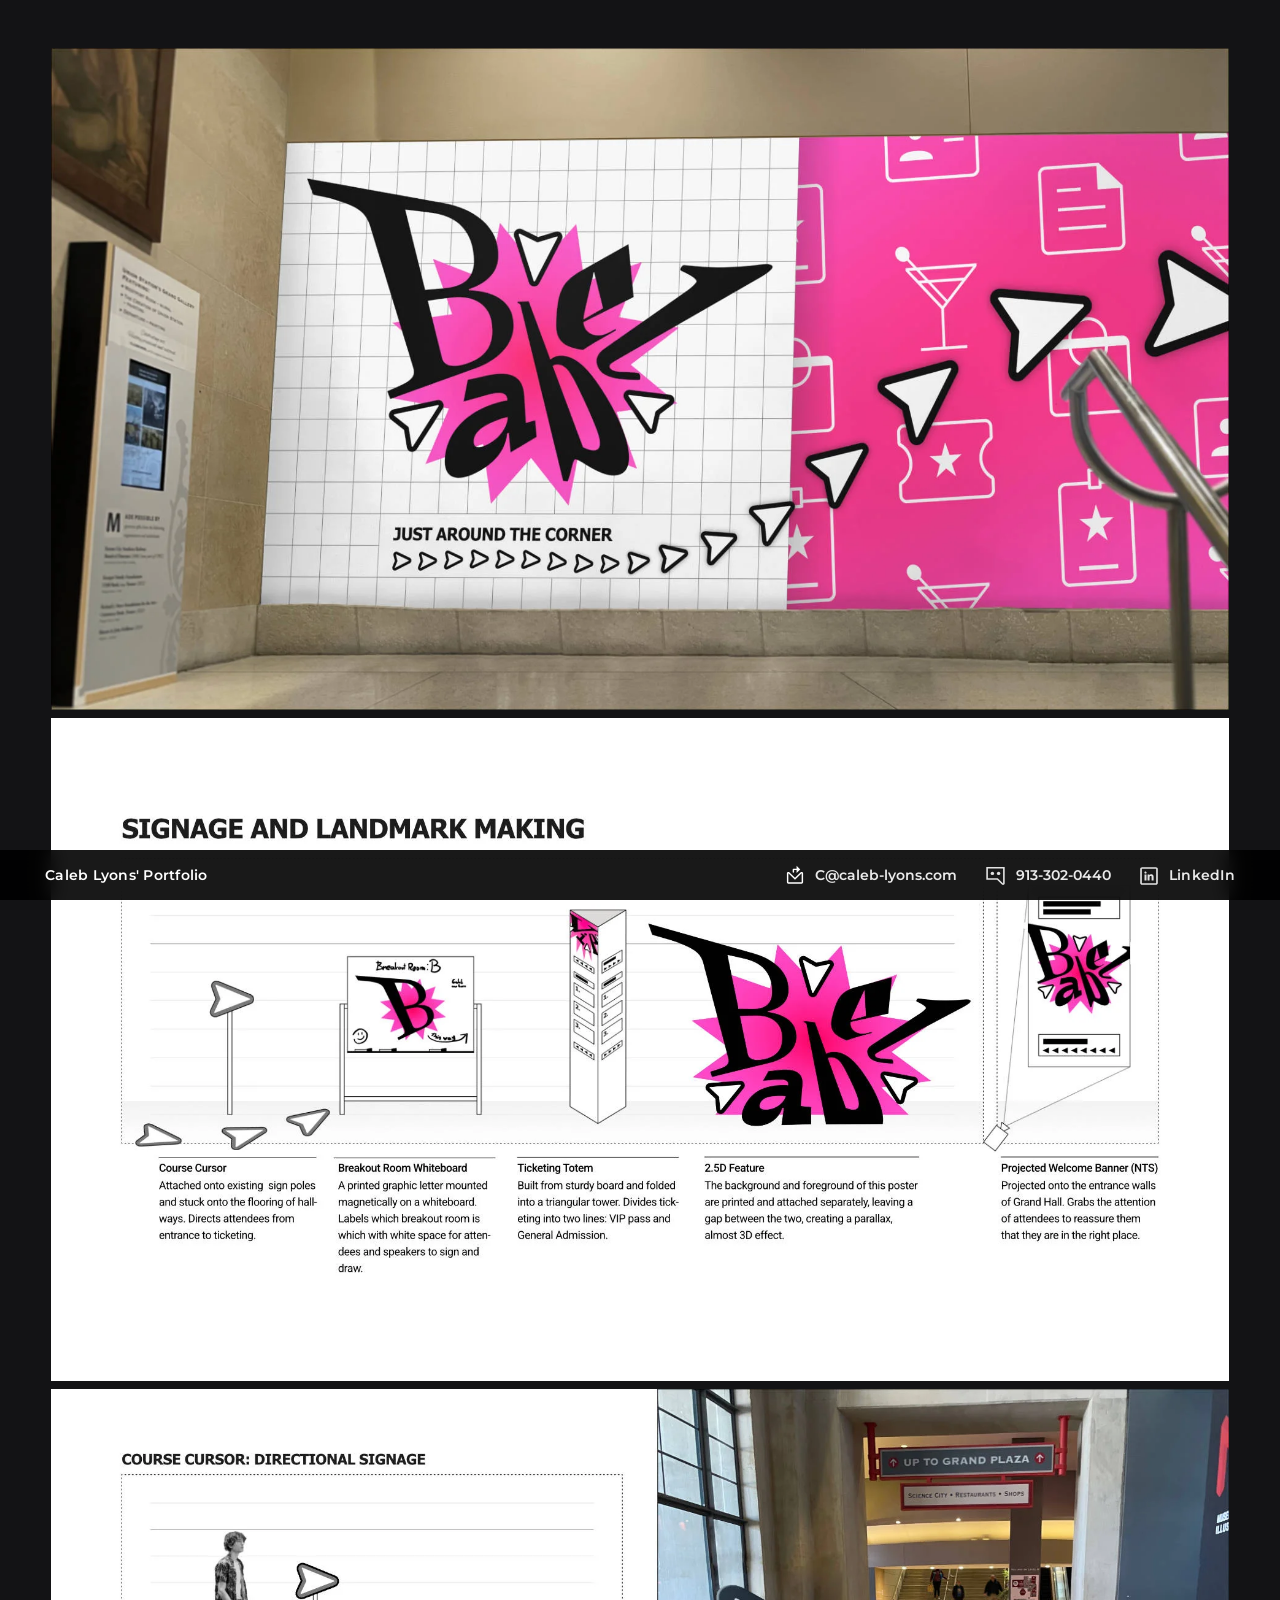
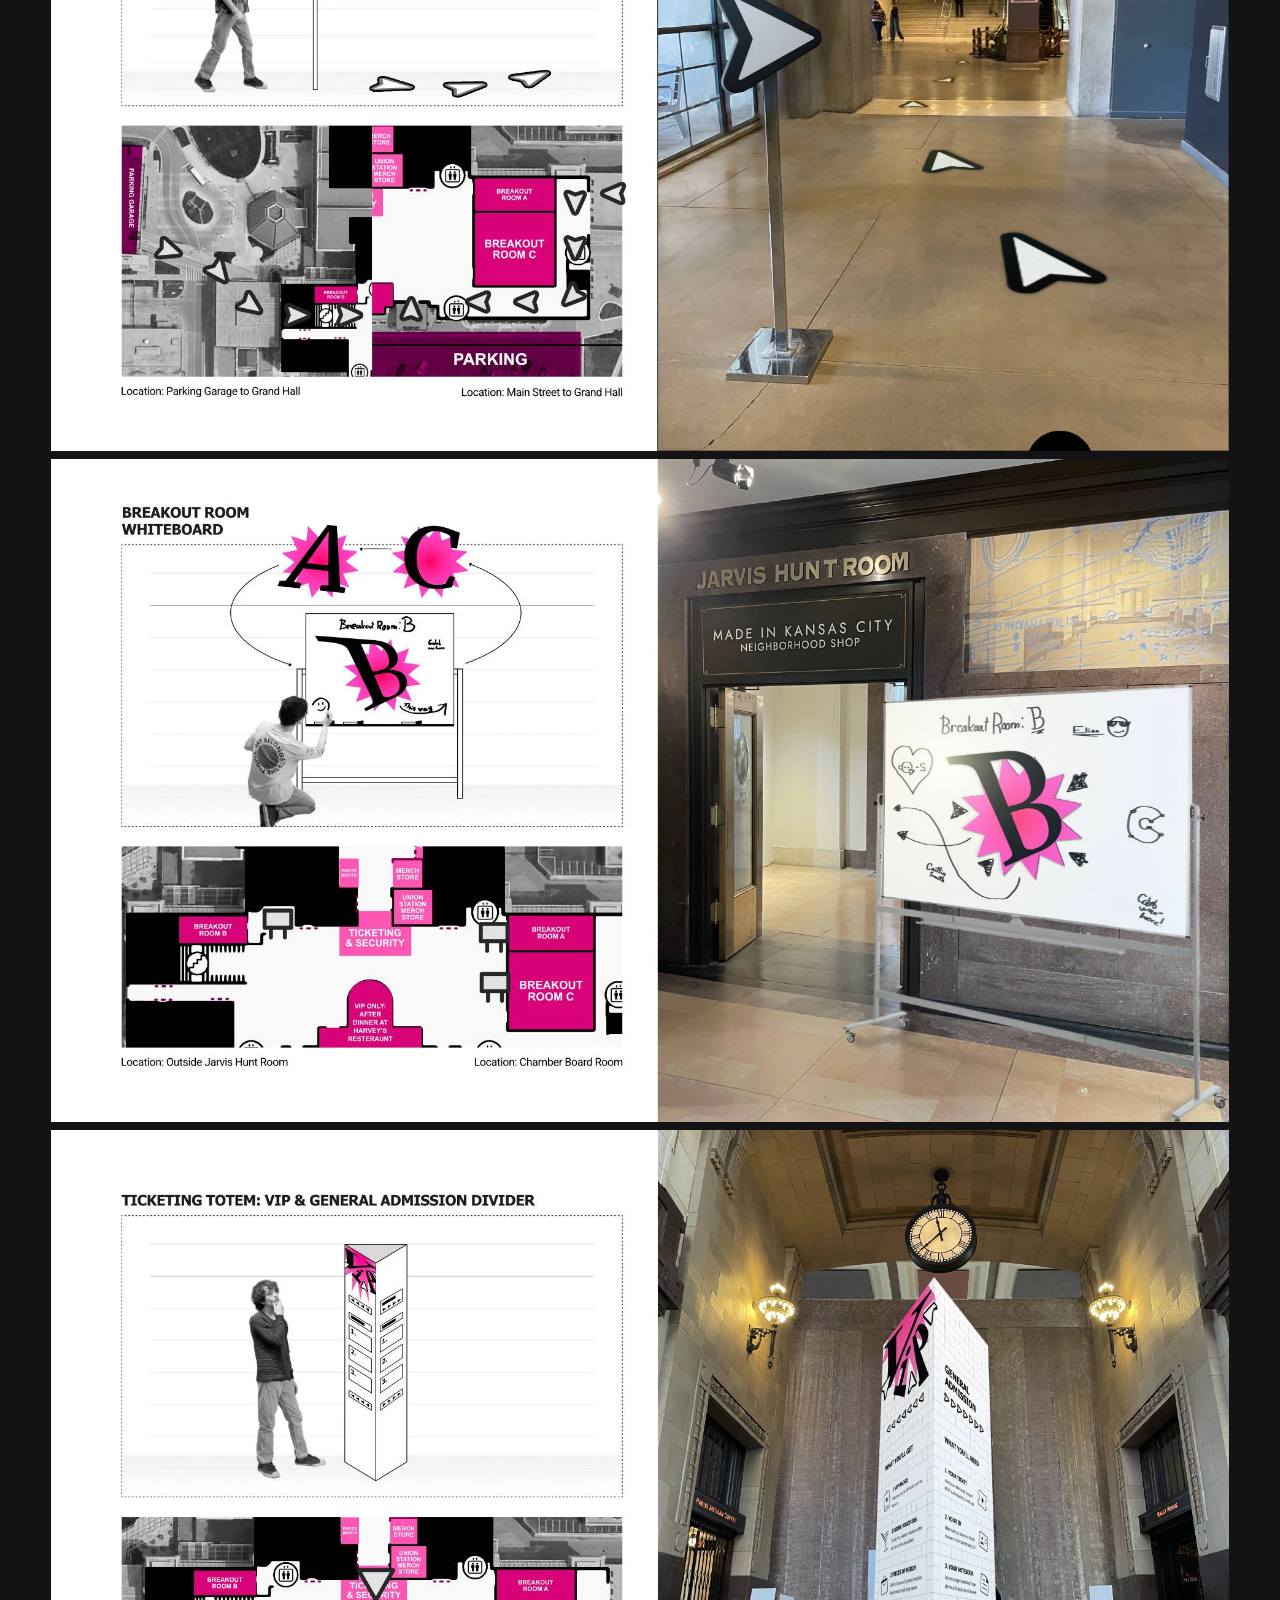
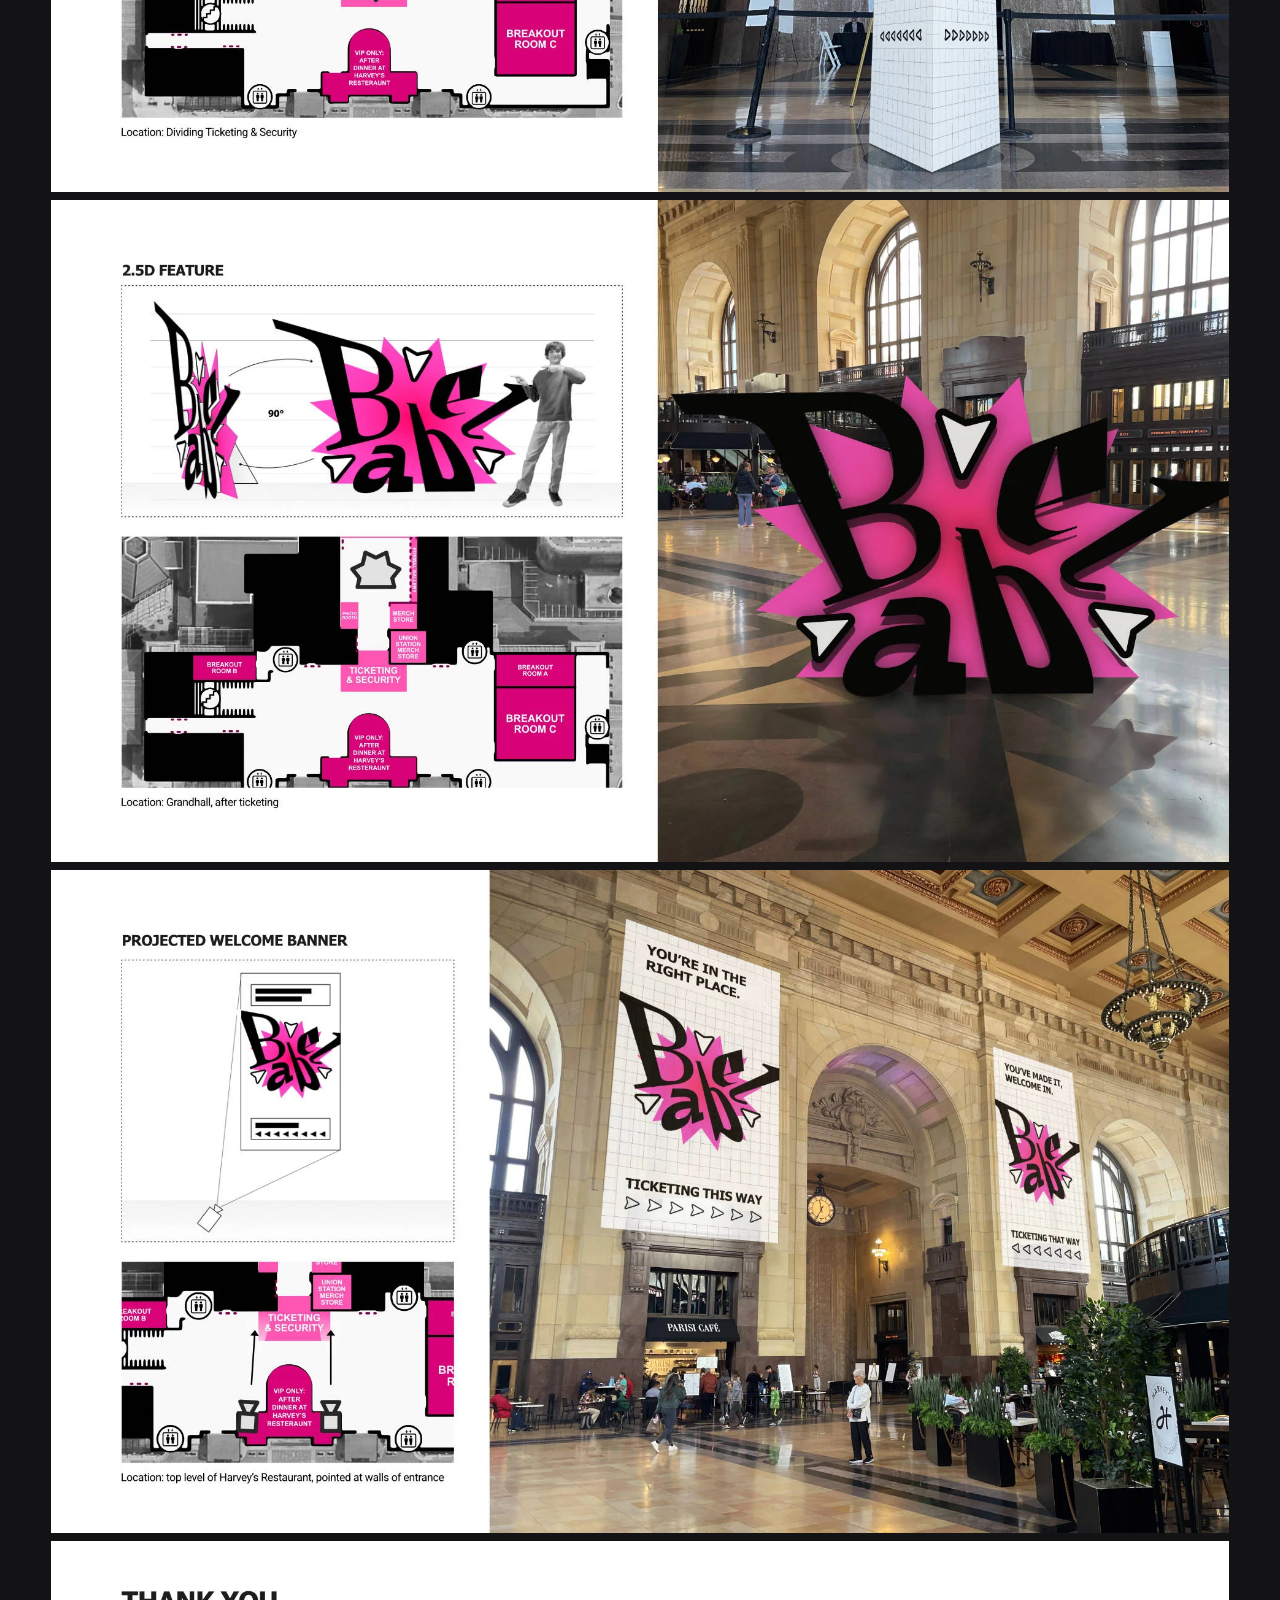
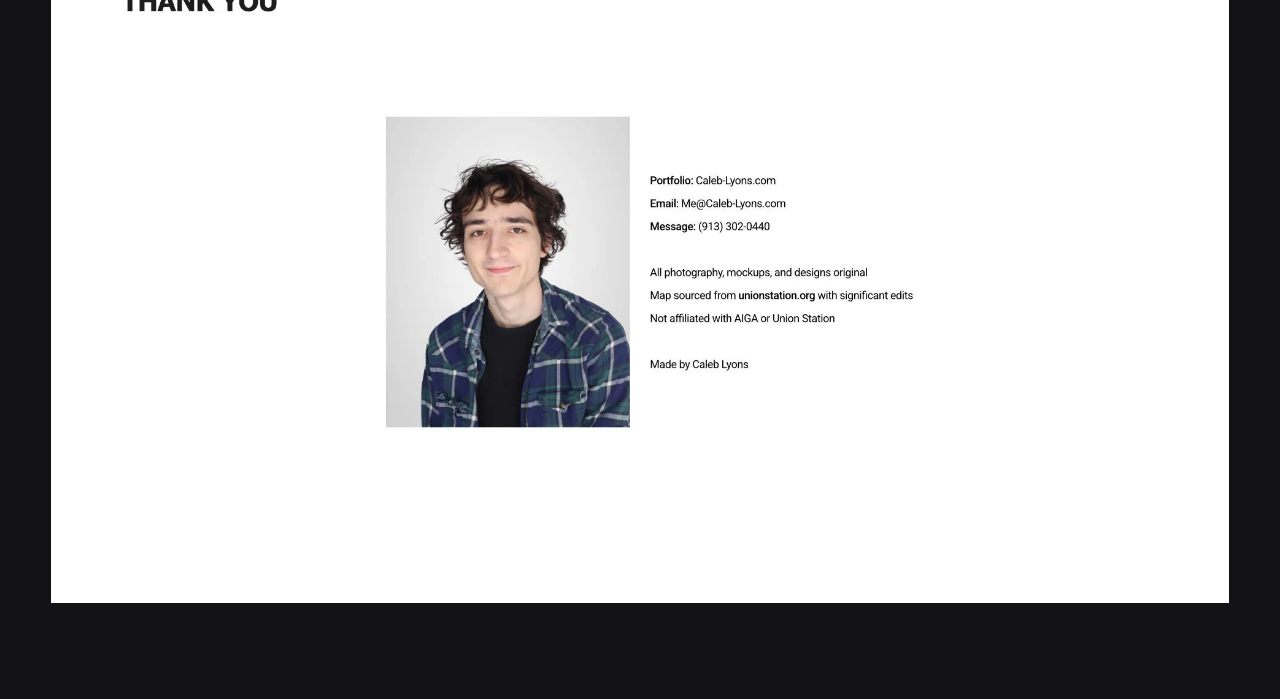
<file: babel.html>
<!DOCTYPE html>

<html lang="en-us">
<head>
  <meta name="robots" content="noindex">
  <meta charset="utf-8">
  <meta name="viewport" content="width=device-width, initial-scale=1">
  <meta name="theme-color" content="#000000">
  <title>Caleb Lyons: Branding, Signage, and Application</title>
  <link rel="icon" type="image/svg" href="Icons/caleb-lyons.com_favicon.svg">
  <link href="styles.css" rel="stylesheet" type="text/css">
</head>

<body class="project">

  <div class="wrapper">
    <div>
      <h1><a href="./#Projects" class="nav button"><img class="hideOnTablet" src="Icons/caleb-lyons.com_back.svg">Caleb Lyons' Portfolio</a></h1>
      <button class="copy hideOnTablet" onclick="copyEmail()"><img src="Icons/caleb-lyons.com_mail.svg">C@caleb-lyons.com</button></li>
      <button class="copy hideOnTablet" onclick="copyPhone()"><img src="Icons/caleb-lyons.com_phone.svg">913-302-0440</button>
      <a href="https://www.linkedin.com/in/caleb-lyons-design/" target="_blank" class="external button hideOnTablet"><img src="Icons/caleb-lyons.com_LinkedIn.svg">LinkedIn</a>
      
      <a class="showOnTablet button" href="mailto:c@caleb-lyons.com"><img src="Icons/caleb-lyons.com_mail.svg"></a>
      <a class="showOnTablet button" href="tel:+1913-302-0440"><img src="Icons/caleb-lyons.com_phone.svg"></a>
      <a class="showOnTablet button" href="https://www.linkedin.com/in/caleb-lyons-design/" target="_blank"><img src="Icons/caleb-lyons.com_LinkedIn.svg"></a>
    </div>
  </div>
  
  <!--
    
  <div class="menu" id="nav" popover><ul><nav>
    <li><a href="./#Projects" class="button"><img src="Icons/caleb-lyons.com_project.svg">Project Gallery</a></li>
    <li><a href="./#about" class="button"><img src="Icons/caleb-lyons.com_about.svg">About Me</a></li>
    <hr>
    <li class="hideOnTablet"><button class="copy" onclick="copyEmail()"><img src="Icons/caleb-lyons.com_mail.svg">C@caleb-lyons.com</button></li>
    <li class="hideOnTablet"><button class="copy" onclick="copyPhone()"><img src="Icons/caleb-lyons.com_phone.svg">913-302-0440</button></li>
    <li class="showOnTablet"><a href="mailto:C@caleb-lyons.com" class="button" onclick="copyEmail()"><img src="Icons/caleb-lyons.com_mail.svg">C@caleb-lyons.com</a></li>
    <li class="showOnTablet"><a href="tel:+1913-302-0440" class="button" onclick="copyPhone()"><img src="Icons/caleb-lyons.com_phone.svg">913-302-0440</a></li>
    <li><a href="https://www.linkedin.com/in/caleb-lyons-design/" target="_blank" class="external button"><img src="Icons/caleb-lyons.com_LinkedIn.svg">LinkedIn</a></li>
    -->
      <!--
        <li><a href="Downloads/CalebL_Resume.pdf" class="button"><img src="Icons/caleb-lyons.com_resume.svg">Resume PDF</a></li>
        <li class="showOnTablet"><a href="Downloads/CalebLyons_Portfolio.pdf" class="button"><img src="Icons/caleb-lyons.com_letter.svg">Portfolio PDF</a></li>
        <li><a href="Downloads/CalebLyons_Portfolio.pdf" class="button download" download><img src="Icons/caleb-lyons.com_letter.svg">Portfolio PDF</a></li>
      -->
        <!-- 
        </ul></nav></div>
        
        <div class="menu" id="contacts" popover><ul>
          <li class="hideOnTablet"><button class="copy" onclick="copyEmail()"><img src="Icons/caleb-lyons.com_mail.svg">C@caleb-lyons.com</button></li>
          <li class="hideOnTablet"><button class="copy" onclick="copyPhone()"><img src="Icons/caleb-lyons.com_phone.svg">913-302-0440</button></li>
          <li class="showOnTablet"><a href="mailto:C@caleb-lyons.com" class="button" onclick="copyEmail()"><img src="Icons/caleb-lyons.com_mail.svg">C@caleb-lyons.com</a></li>
          <li class="showOnTablet"><a href="tel:+1913-302-0440" class="button" onclick="copyPhone()"><img src="Icons/caleb-lyons.com_phone.svg">913-302-0440</a></li>
          <li><a href="https://www.linkedin.com/in/caleb-lyons-design/" target="_blank" class="external button"><img src="Icons/caleb-lyons.com_LinkedIn.svg">LinkedIn</a></li>
        </ul></div>
        -->
        
  <script>
    function copyEmail() {
        navigator.clipboard.writeText
            ("C@caleb-lyons.com");
    }
    function copyPhone() {
        navigator.clipboard.writeText
            ("913 302 0440");
    }
  </script>


<!--


  <div class="menu" id="downloads" popover><ul>
    <li><a href="Downloads/CalebL_Resume.pdf" class="button download" download><img src="Icons/caleb-lyons.com_resume.svg">My Resume</a></li>
    <li><a href="Downloads/CalebL_Portfolio.pdf" class="button download" download><img src="Icons/caleb-lyons.com_screen.svg">Digital Portfolio PDF</a></li>
    <li><a href="Downloads/CalebLyons_Portfolio.pdf" class="button download" download><img src="Icons/caleb-lyons.com_letter.svg">Letter Paper Portfolio PDF</a></li>
  </ul></div>
  
  <div class="menu" id="exports" popover><ul>
    <li><a href="Downloads/CalebL_Portfolio.pdf" class="button download" download><img src="Icons/caleb-lyons.com_screen.svg">Digital Presentation ( 4K )</a></li>
    <li><a href="Downloads/CalebLyons_Portfolio.pdf" class="button download" download><img src="Icons/caleb-lyons.com_letter.svg">Letter Paper ( 8.5x11 in )</a></li>
  </ul></div>
  
    <div class="menu" id="contactsmobile" popover><ul>
      <li><button class="copy" onclick="copyEmail()"><img src="Icons/caleb-lyons.com_mail.svg">C@caleb-lyons.com</button></li>
      <li><button class="copy" onclick="copyPhone()"><img src="Icons/caleb-lyons.com_phone.svg">913-302-0440</button></li>
      <li><a href="https://www.linkedin.com/in/caleb-lyons-design/" target="_blank" class="external button"><img src="Icons/caleb-lyons.com_LinkedIn.svg">&nbsp;LinkedIn</a></li>
    </ul></div>
  
  -->


  <main>

    <div>
      <img src="Images/Babel/caleb-lyons.com_SignageDesign_1.webp" loading="lazy">
      <img src="Images/Babel/caleb-lyons.com_SignageDesign_2.webp" loading="lazy">
      <img src="Images/Babel/caleb-lyons.com_SignageDesign_3.webp" loading="lazy">
      <img src="Images/Babel/caleb-lyons.com_SignageDesign_4.webp" loading="lazy">
      <img src="Images/Babel/caleb-lyons.com_SignageDesign_5.webp" loading="lazy">
      <img src="Images/Babel/caleb-lyons.com_SignageDesign_6.webp" loading="lazy">
      <img src="Images/Babel/caleb-lyons.com_SignageDesign_7.webp" loading="lazy">
      <img src="Images/Babel/caleb-lyons.com_SignageDesign_8.webp" loading="lazy">
    </div>
    
  </main>
</body>
</html>
</file>
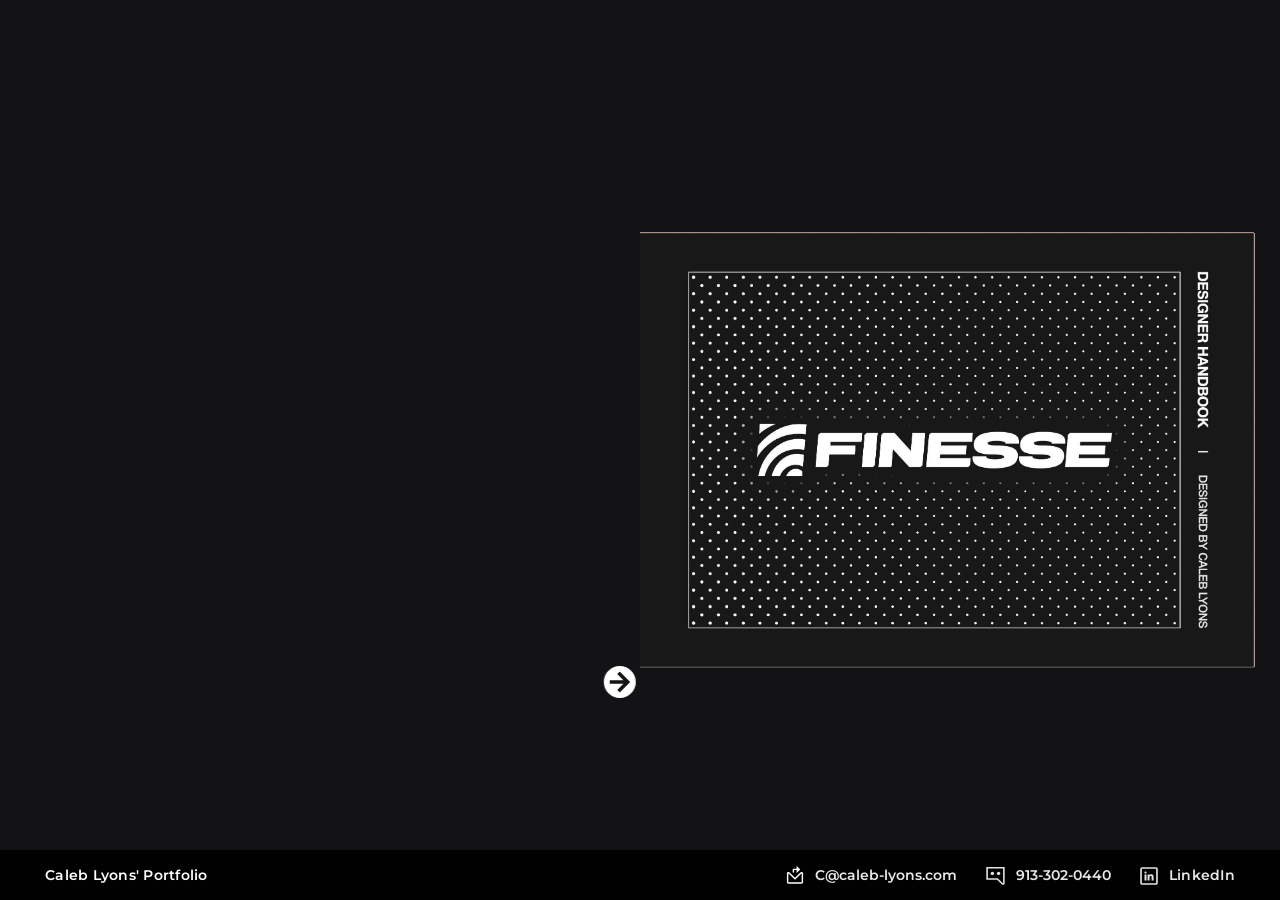
<file: BrandDesign.html>
<!DOCTYPE html>

<html lang="en-us">
<head>
  <meta name="robots" content="noindex">
  <meta charset="utf-8">
  <meta name="viewport" content="width=device-width, initial-scale=1">
  <meta name="theme-color" content="#000000">
  <title>Caleb Lyons: Brand System & Design</title>
  <link rel="icon" type="image/svg" href="Icons/caleb-lyons.com_favicon.svg">
  <link href="styles.css" rel="stylesheet" type="text/css">
  <script src="./book.js" defer></script>
</head>

<body class="project book">


  <div class="wrapper">
    <div>
      <h1><a href="./#Projects" class="nav button"><img class="hideOnTablet" src="Icons/caleb-lyons.com_back.svg">Caleb Lyons' Portfolio</a></h1>
      <button class="copy hideOnTablet" onclick="copyEmail()"><img src="Icons/caleb-lyons.com_mail.svg">C@caleb-lyons.com</button></li>
      <button class="copy hideOnTablet" onclick="copyPhone()"><img src="Icons/caleb-lyons.com_phone.svg">913-302-0440</button>
      <a href="https://www.linkedin.com/in/caleb-lyons-design/" target="_blank" class="external button hideOnTablet"><img src="Icons/caleb-lyons.com_LinkedIn.svg">LinkedIn</a>
      
      <a class="showOnTablet button" href="mailto:c@caleb-lyons.com"><img src="Icons/caleb-lyons.com_mail.svg"></a>
      <a class="showOnTablet button" href="tel:+1913-302-0440"><img src="Icons/caleb-lyons.com_phone.svg"></a>
      <a class="showOnTablet button" href="https://www.linkedin.com/in/caleb-lyons-design/" target="_blank"><img src="Icons/caleb-lyons.com_LinkedIn.svg"></a>
    </div>
  </div>
  
  <!--
    
  <div class="menu" id="nav" popover><ul><nav>
    <li><a href="./#Projects" class="button"><img src="Icons/caleb-lyons.com_project.svg">Project Gallery</a></li>
    <li><a href="./#about" class="button"><img src="Icons/caleb-lyons.com_about.svg">About Me</a></li>
    <hr>
    <li class="hideOnTablet"><button class="copy" onclick="copyEmail()"><img src="Icons/caleb-lyons.com_mail.svg">C@caleb-lyons.com</button></li>
    <li class="hideOnTablet"><button class="copy" onclick="copyPhone()"><img src="Icons/caleb-lyons.com_phone.svg">913-302-0440</button></li>
    <li class="showOnTablet"><a href="mailto:C@caleb-lyons.com" class="button" onclick="copyEmail()"><img src="Icons/caleb-lyons.com_mail.svg">C@caleb-lyons.com</a></li>
    <li class="showOnTablet"><a href="tel:+1913-302-0440" class="button" onclick="copyPhone()"><img src="Icons/caleb-lyons.com_phone.svg">913-302-0440</a></li>
    <li><a href="https://www.linkedin.com/in/caleb-lyons-design/" target="_blank" class="external button"><img src="Icons/caleb-lyons.com_LinkedIn.svg">LinkedIn</a></li>
    -->
      <!--
        <li><a href="Downloads/CalebL_Resume.pdf" class="button"><img src="Icons/caleb-lyons.com_resume.svg">Resume PDF</a></li>
        <li class="showOnTablet"><a href="Downloads/CalebLyons_Portfolio.pdf" class="button"><img src="Icons/caleb-lyons.com_letter.svg">Portfolio PDF</a></li>
        <li><a href="Downloads/CalebLyons_Portfolio.pdf" class="button download" download><img src="Icons/caleb-lyons.com_letter.svg">Portfolio PDF</a></li>
      -->
        <!-- 
        </ul></nav></div>
        
        <div class="menu" id="contacts" popover><ul>
          <li class="hideOnTablet"><button class="copy" onclick="copyEmail()"><img src="Icons/caleb-lyons.com_mail.svg">C@caleb-lyons.com</button></li>
          <li class="hideOnTablet"><button class="copy" onclick="copyPhone()"><img src="Icons/caleb-lyons.com_phone.svg">913-302-0440</button></li>
          <li class="showOnTablet"><a href="mailto:C@caleb-lyons.com" class="button" onclick="copyEmail()"><img src="Icons/caleb-lyons.com_mail.svg">C@caleb-lyons.com</a></li>
          <li class="showOnTablet"><a href="tel:+1913-302-0440" class="button" onclick="copyPhone()"><img src="Icons/caleb-lyons.com_phone.svg">913-302-0440</a></li>
          <li><a href="https://www.linkedin.com/in/caleb-lyons-design/" target="_blank" class="external button"><img src="Icons/caleb-lyons.com_LinkedIn.svg">LinkedIn</a></li>
        </ul></div>
        -->
        
  <script>
    function copyEmail() {
        navigator.clipboard.writeText
            ("C@caleb-lyons.com");
    }
    function copyPhone() {
        navigator.clipboard.writeText
            ("913 302 0440");
    }
  </script>


<!--


  <div class="menu" id="downloads" popover><ul>
    <li><a href="Downloads/CalebL_Resume.pdf" class="button download" download><img src="Icons/caleb-lyons.com_resume.svg">My Resume</a></li>
    <li><a href="Downloads/CalebL_Portfolio.pdf" class="button download" download><img src="Icons/caleb-lyons.com_screen.svg">Digital Portfolio PDF</a></li>
    <li><a href="Downloads/CalebLyons_Portfolio.pdf" class="button download" download><img src="Icons/caleb-lyons.com_letter.svg">Letter Paper Portfolio PDF</a></li>
  </ul></div>
  
  <div class="menu" id="exports" popover><ul>
    <li><a href="Downloads/CalebL_Portfolio.pdf" class="button download" download><img src="Icons/caleb-lyons.com_screen.svg">Digital Presentation ( 4K )</a></li>
    <li><a href="Downloads/CalebLyons_Portfolio.pdf" class="button download" download><img src="Icons/caleb-lyons.com_letter.svg">Letter Paper ( 8.5x11 in )</a></li>
  </ul></div>
  
    <div class="menu" id="contactsmobile" popover><ul>
      <li><button class="copy" onclick="copyEmail()"><img src="Icons/caleb-lyons.com_mail.svg">C@caleb-lyons.com</button></li>
      <li><button class="copy" onclick="copyPhone()"><img src="Icons/caleb-lyons.com_phone.svg">913-302-0440</button></li>
      <li><a href="https://www.linkedin.com/in/caleb-lyons-design/" target="_blank" class="external button"><img src="Icons/caleb-lyons.com_LinkedIn.svg">&nbsp;LinkedIn</a></li>
    </ul></div>
  
  -->


  <main>

    <button id="prev-btn">
      <img src="Icons/caleb-lyons.com_arrow.svg" alt="previous page">
    </button>

    <div id="book">
      
      <div id="g00" class="paper">
        <img src="Images/Finesse/caleb-lyons.com_BrandDesign_Front.webp" loading="lazy">
        <img src="Images/Finesse/caleb-lyons.com_BrandDesign_White.webp" loading="lazy">
      </div>
      <div id="g01" class="paper">
        <img src="Images/Finesse/caleb-lyons.com_BrandDesign_1.webp" loading="lazy">
        <img src="Images/Finesse/caleb-lyons.com_BrandDesign_2.webp" loading="lazy">
      </div>
      <div id="g02" class="paper">
        <img src="Images/Finesse/caleb-lyons.com_BrandDesign_3.webp" loading="lazy">
        <img src="Images/Finesse/caleb-lyons.com_BrandDesign_4.webp" loading="lazy">
      </div>
      <div id="g03" class="paper">
        <img src="Images/Finesse/caleb-lyons.com_BrandDesign_5.webp" loading="lazy">
        <img src="Images/Finesse/caleb-lyons.com_BrandDesign_6.webp" loading="lazy">
      </div>
      <div id="g04" class="paper">
        <img src="Images/Finesse/caleb-lyons.com_BrandDesign_7.webp" loading="lazy">
        <img src="Images/Finesse/caleb-lyons.com_BrandDesign_8.webp" loading="lazy">
      </div>
      <div id="g05" class="paper">
        <img src="Images/Finesse/caleb-lyons.com_BrandDesign_9.webp" loading="lazy">
        <img src="Images/Finesse/caleb-lyons.com_BrandDesign_10.webp" loading="lazy">
      </div>
      <div id="g06" class="paper">
        <img src="Images/Finesse/caleb-lyons.com_BrandDesign_11.webp" loading="lazy">
        <img src="Images/Finesse/caleb-lyons.com_BrandDesign_12.webp" loading="lazy">
      </div>
      <div id="g07" class="paper">
        <img src="Images/Finesse/caleb-lyons.com_BrandDesign_13.webp" loading="lazy">
        <img src="Images/Finesse/caleb-lyons.com_BrandDesign_14.webp" loading="lazy">
      </div>
      <div id="g08" class="paper">
        <img src="Images/Finesse/caleb-lyons.com_BrandDesign_15.webp" loading="lazy">
        <img src="Images/Finesse/caleb-lyons.com_BrandDesign_16.webp" loading="lazy">
      </div>
      <div id="g09" class="paper">
        <img src="Images/Finesse/caleb-lyons.com_BrandDesign_17.webp" loading="lazy">
        <img src="Images/Finesse/caleb-lyons.com_BrandDesign_18.webp" loading="lazy">
      </div>
      <div id="g10" class="paper">
        <img src="Images/Finesse/caleb-lyons.com_BrandDesign_19.webp" loading="lazy">
        <img src="Images/Finesse/caleb-lyons.com_BrandDesign_20.webp" loading="lazy">
      </div>
      <div id="g11" class="paper">
        <img src="Images/Finesse/caleb-lyons.com_BrandDesign_21.webp" loading="lazy">
        <img src="Images/Finesse/caleb-lyons.com_BrandDesign_22.webp" loading="lazy">
      </div>
      <div id="g12" class="paper">
        <img src="Images/Finesse/caleb-lyons.com_BrandDesign_23.webp" loading="lazy">
        <img src="Images/Finesse/caleb-lyons.com_BrandDesign_24.webp" loading="lazy">
      </div>
      <div id="g13" class="paper">
        <img src="Images/Finesse/caleb-lyons.com_BrandDesign_25.webp" loading="lazy">
        <img src="Images/Finesse/caleb-lyons.com_BrandDesign_26.webp" loading="lazy">
      </div>
      <div id="g14" class="paper">
        <img src="Images/Finesse/caleb-lyons.com_BrandDesign_27.webp" loading="lazy">
        <img src="Images/Finesse/caleb-lyons.com_BrandDesign_28.webp" loading="lazy">
      </div>
      <div id="g15" class="paper">
        <img src="Images/Finesse/caleb-lyons.com_BrandDesign_29.webp" loading="lazy">
        <img src="Images/Finesse/caleb-lyons.com_BrandDesign_30.webp" loading="lazy">
      </div>
      <div id="g16" class="paper">
        <img src="Images/Finesse/caleb-lyons.com_BrandDesign_31.webp" loading="lazy">
        <img src="Images/Finesse/caleb-lyons.com_BrandDesign_32.webp" loading="lazy">
      </div>
      <div id="g17" class="paper">
        <img src="Images/Finesse/caleb-lyons.com_BrandDesign_33.webp" loading="lazy">
        <img src="Images/Finesse/caleb-lyons.com_BrandDesign_34.webp" loading="lazy">
      </div>
      <div id="g18" class="paper">
        <img src="Images/Finesse/caleb-lyons.com_BrandDesign_White.webp" loading="lazy">
        <img src="Images/Finesse/caleb-lyons.com_BrandDesign_Back.webp" loading="lazy">
      </div>
      
    </div>

    <button id="next-btn">
      <img src="Icons/caleb-lyons.com_arrow.svg" alt="next page">
    </button>

  </main>
</body>

<style>

  body {
    padding: 2vw !important;
    margin: none !important;
    margin-top: 0 !important;
    margin-right: 0 !important;
    margin-bottom: 0 !important;
    margin-left: 0 !important;
    width: 100%;
    height: 100vh !important;
    overflow-y: hidden;
    display: flex;
    align-items: center;

    main {
        max-width: none !important;

        #next-btn, #prev-btn {
            position: absolute;
            position-anchor: --book;
            position-area: center;
            padding: 0;
            margin: 0;
            width: 2rem;
            height: 2rem;
            max-inline-size: none;
            z-index: 999;
            transition: 0.073s;
            backdrop-filter: none !important;
            background-color: unset !important;

            
            img {
                width: 2rem;
                height: 2rem;
                max-width: none;
            }
        }

        #prev-btn {
          translate: calc(-46vw + 1rem);

        }
      
        #next-btn {
          translate: calc(46vw - 1rem);
          rotate: 180deg;
        }
        
        #next-btn:hover, #prev-btn:hover {
            transform: scale(1.1);
            img {
              filter: none !important;
            }
        }
        
        #next-btn:active, #prev-btn:active {
            transform: scale(1.05);
        }

        #book {
            aspect-ratio: 2.828 / 1;
            anchor-name: --book;
            align-items: flex-end;
            
        
            .paper {
                margin: 0;
                padding: 0;
                gap: 0;
                width: 48vw;
                aspect-ratio: 1.414 / 1;
                position: absolute;


                    img {
                    position: absolute;
                    transform-origin: left;
                    aspect-ratio: 1.414 / 1;
                    transition: transform 0.3s;
                    border-radius: 0;
                    }
                    img:last-child {
                        z-index: -1;
                    }
                }
            
                #g00 {
                    z-index: 18;
                }
                #g01 {
                    z-index: 17;
                }
                #g02 {
                    z-index: 16;
                }
                #g03 {
                    z-index: 15;
                }
                #g04 {
                    z-index: 14;
                }
                #g05 {
                    z-index: 13;
                }
                #g06 {
                    z-index: 12;
                }
                #g07 {
                    z-index: 11;
                }
                #g08 {
                    z-index: 10;
                }
                #g09 {
                    z-index: 9;
                }
                #g10 {
                    z-index: 8;
                }
                #g11 {
                    z-index: 7;
                }
                #g12 {
                    z-index: 6;
                }
                #g13 {
                    z-index: 5;
                }
                #g14 {
                    z-index: 4;
                }
                #g15 {
                    z-index: 3;
                }
                #g16 {
                    z-index: 2;
                }
                #g17 {
                    z-index: 1;
                }
        }

        .flipped>:first-child, .flipped>:last-child {
            transform: rotateY(-180deg);
        }

        img:first-child {
            backface-visibility: hidden;
        }
    }
  }

  @media (max-width: 605px) {

    main {
      height: 67.872vw !important;
      margin-bottom: 0 !important;
      overflow-y: hidden;
    }

    #book img {
      width: 96vw;
      translate: 22.5%;
    }

  }

</style>

</html>
</file>
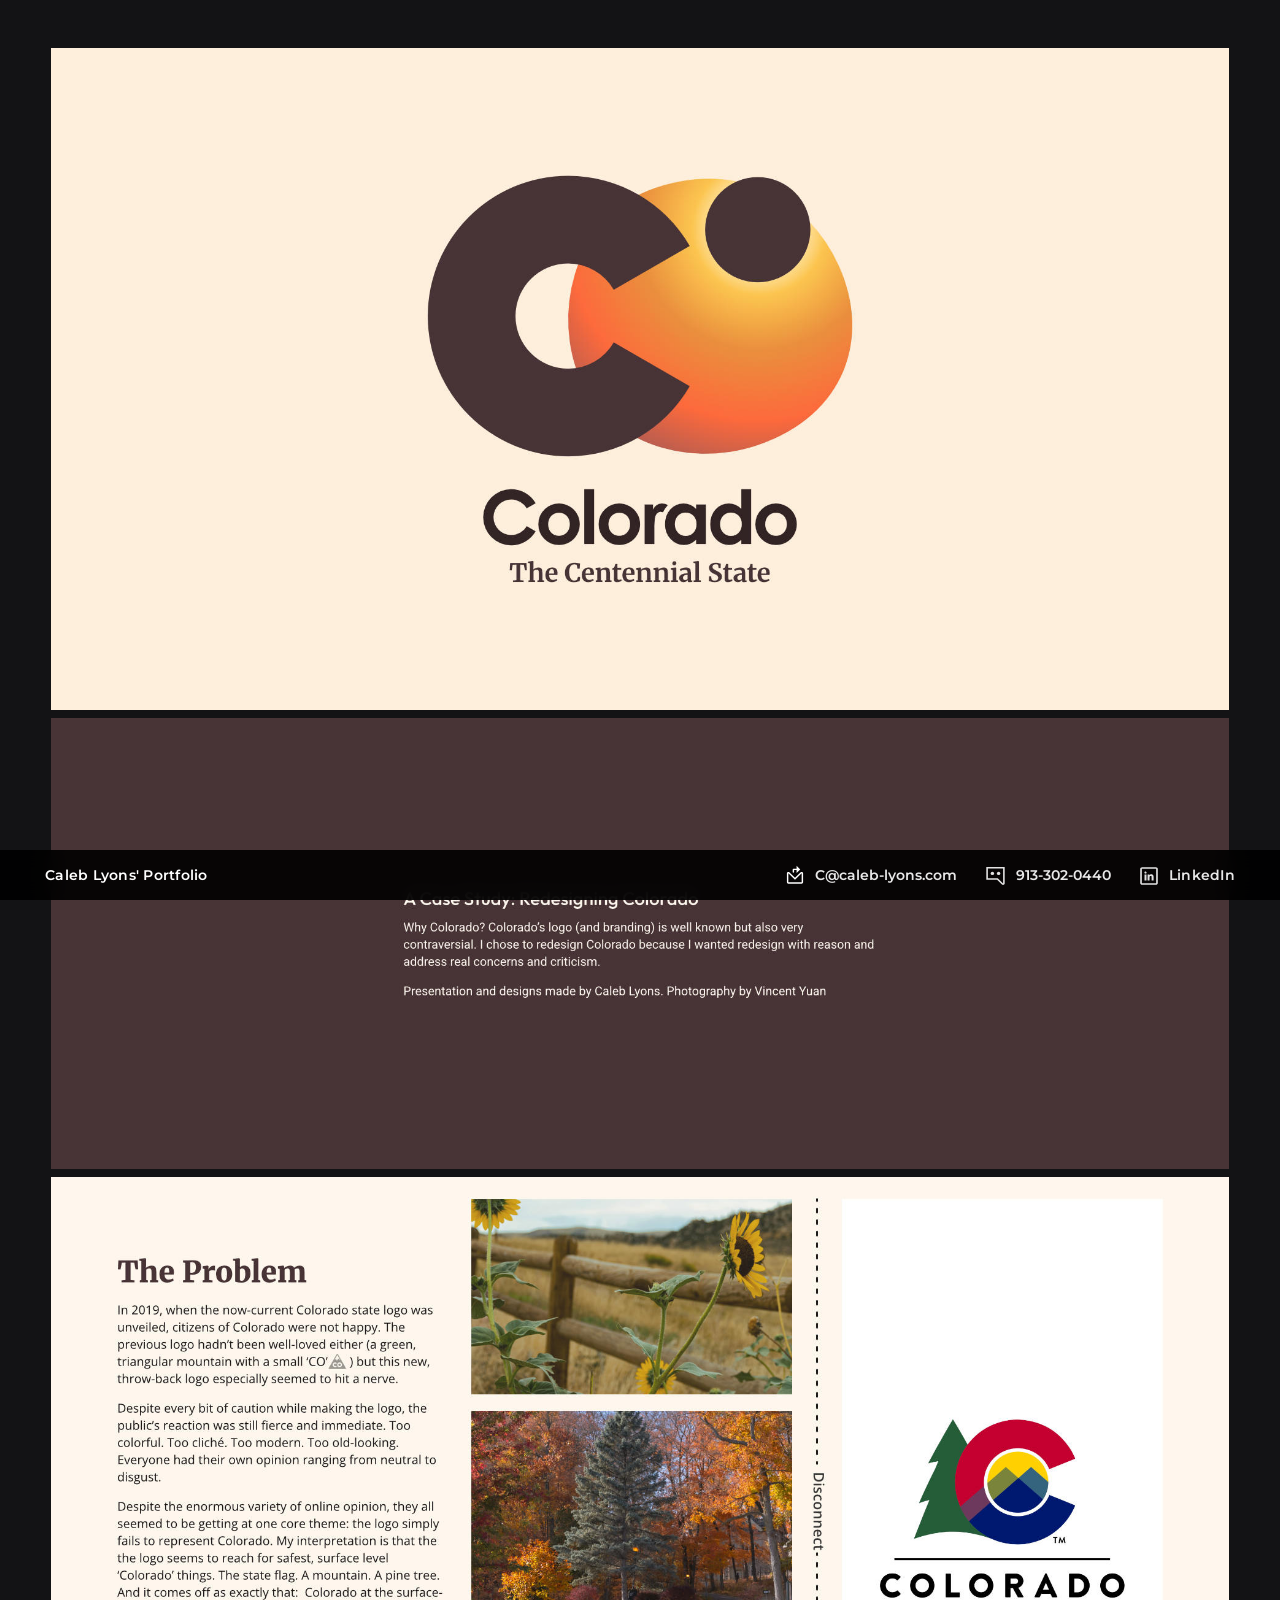
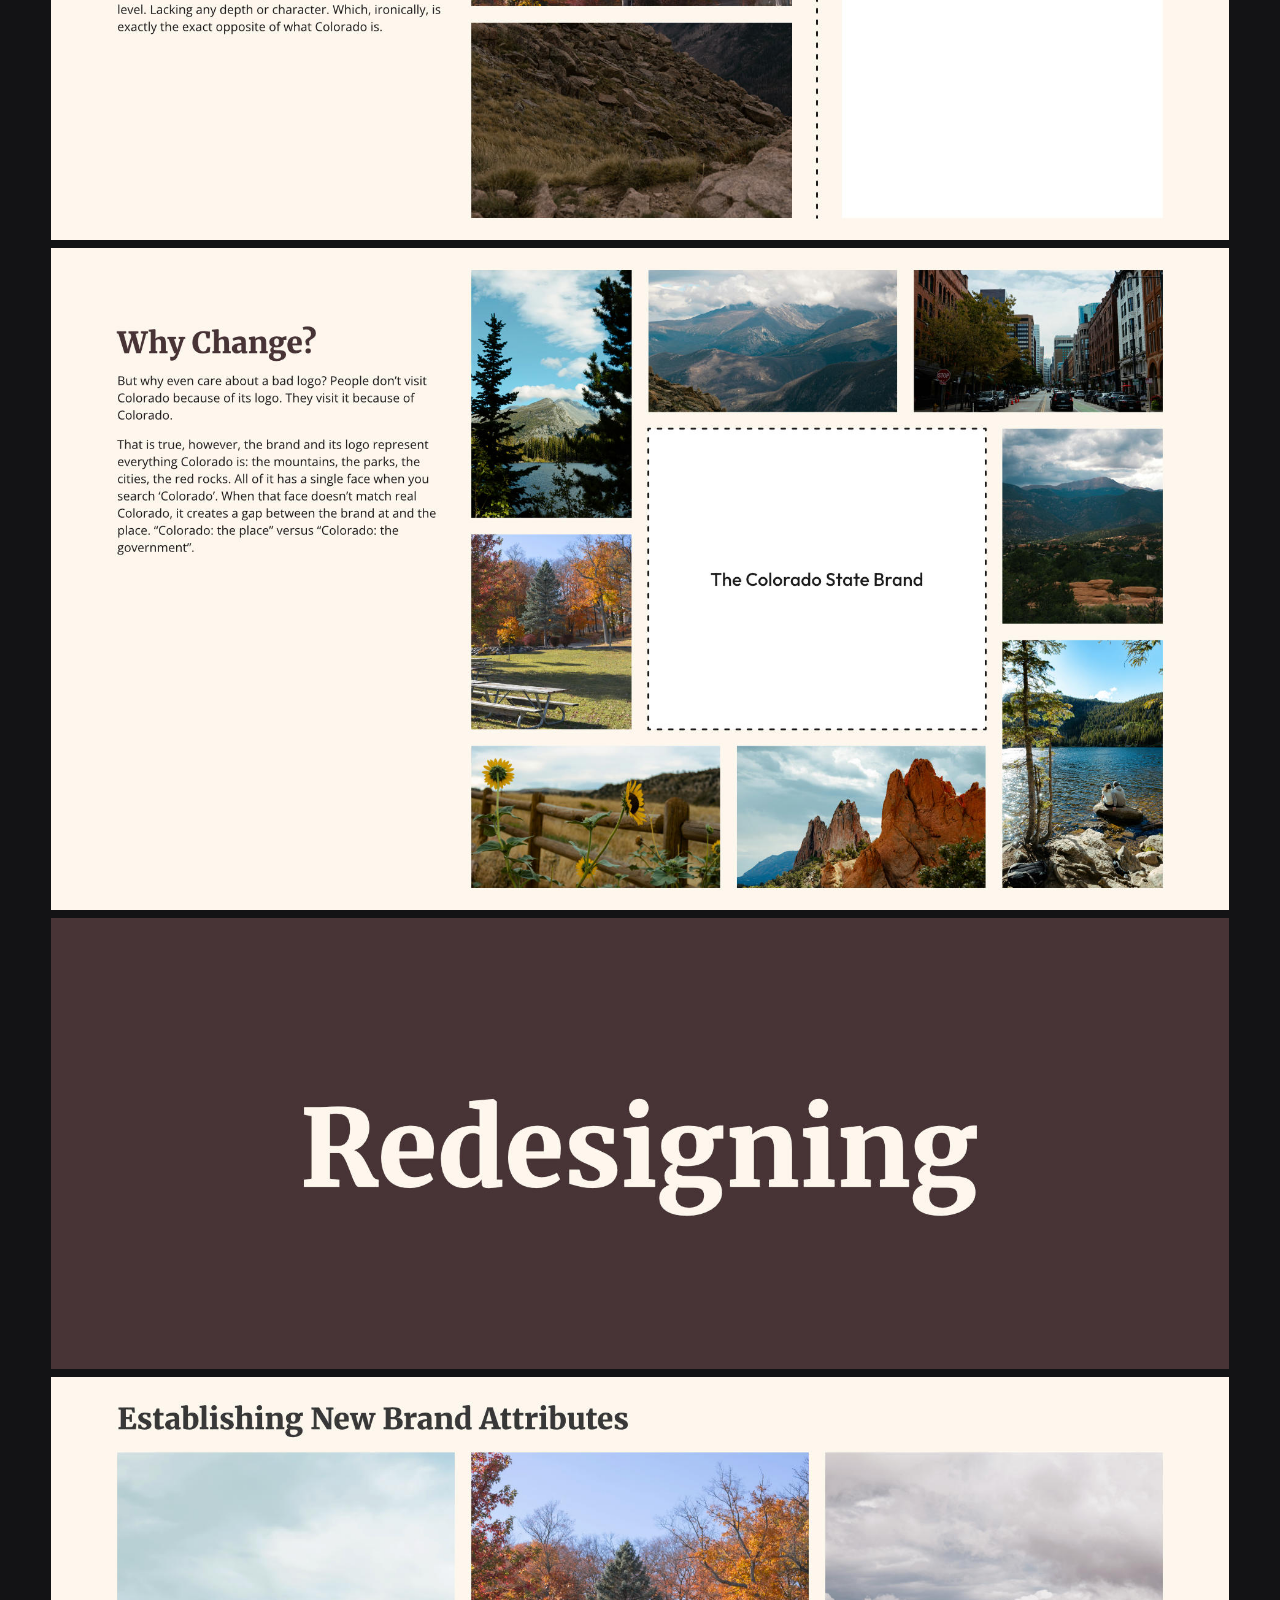
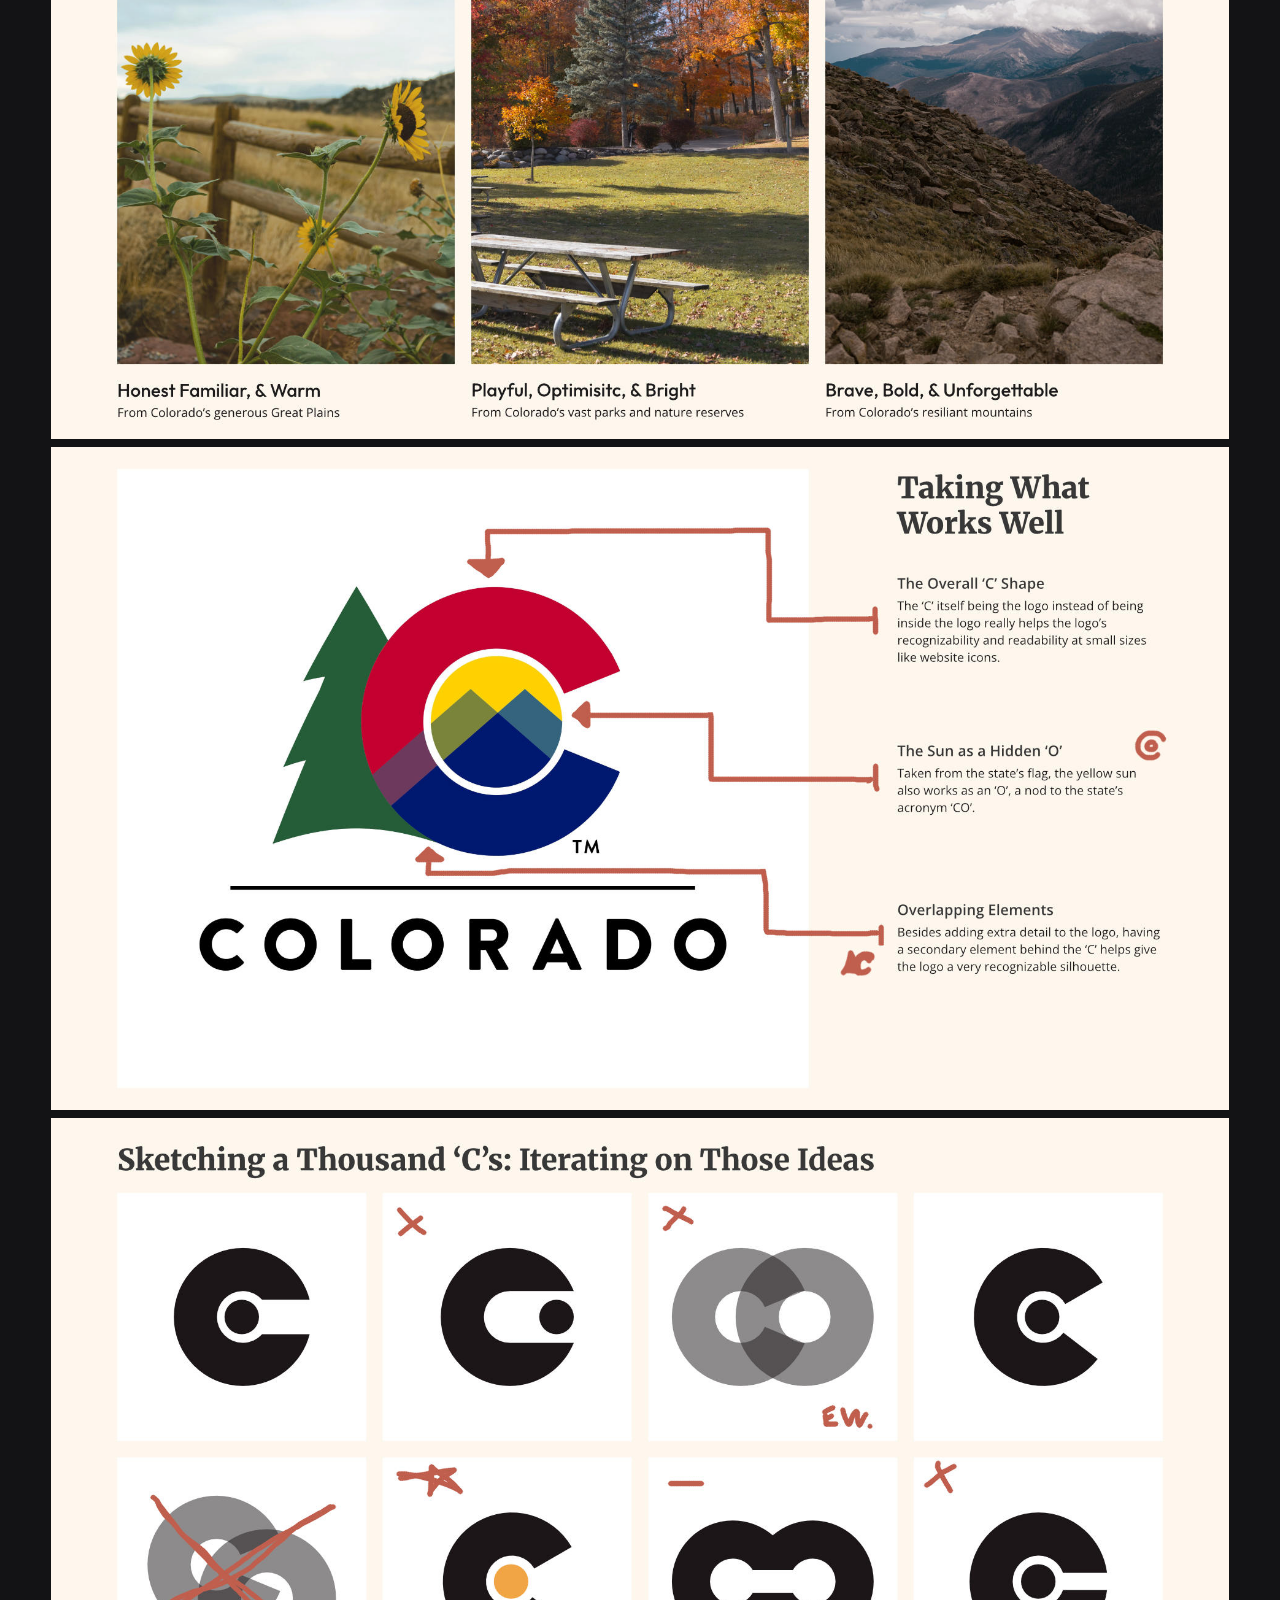
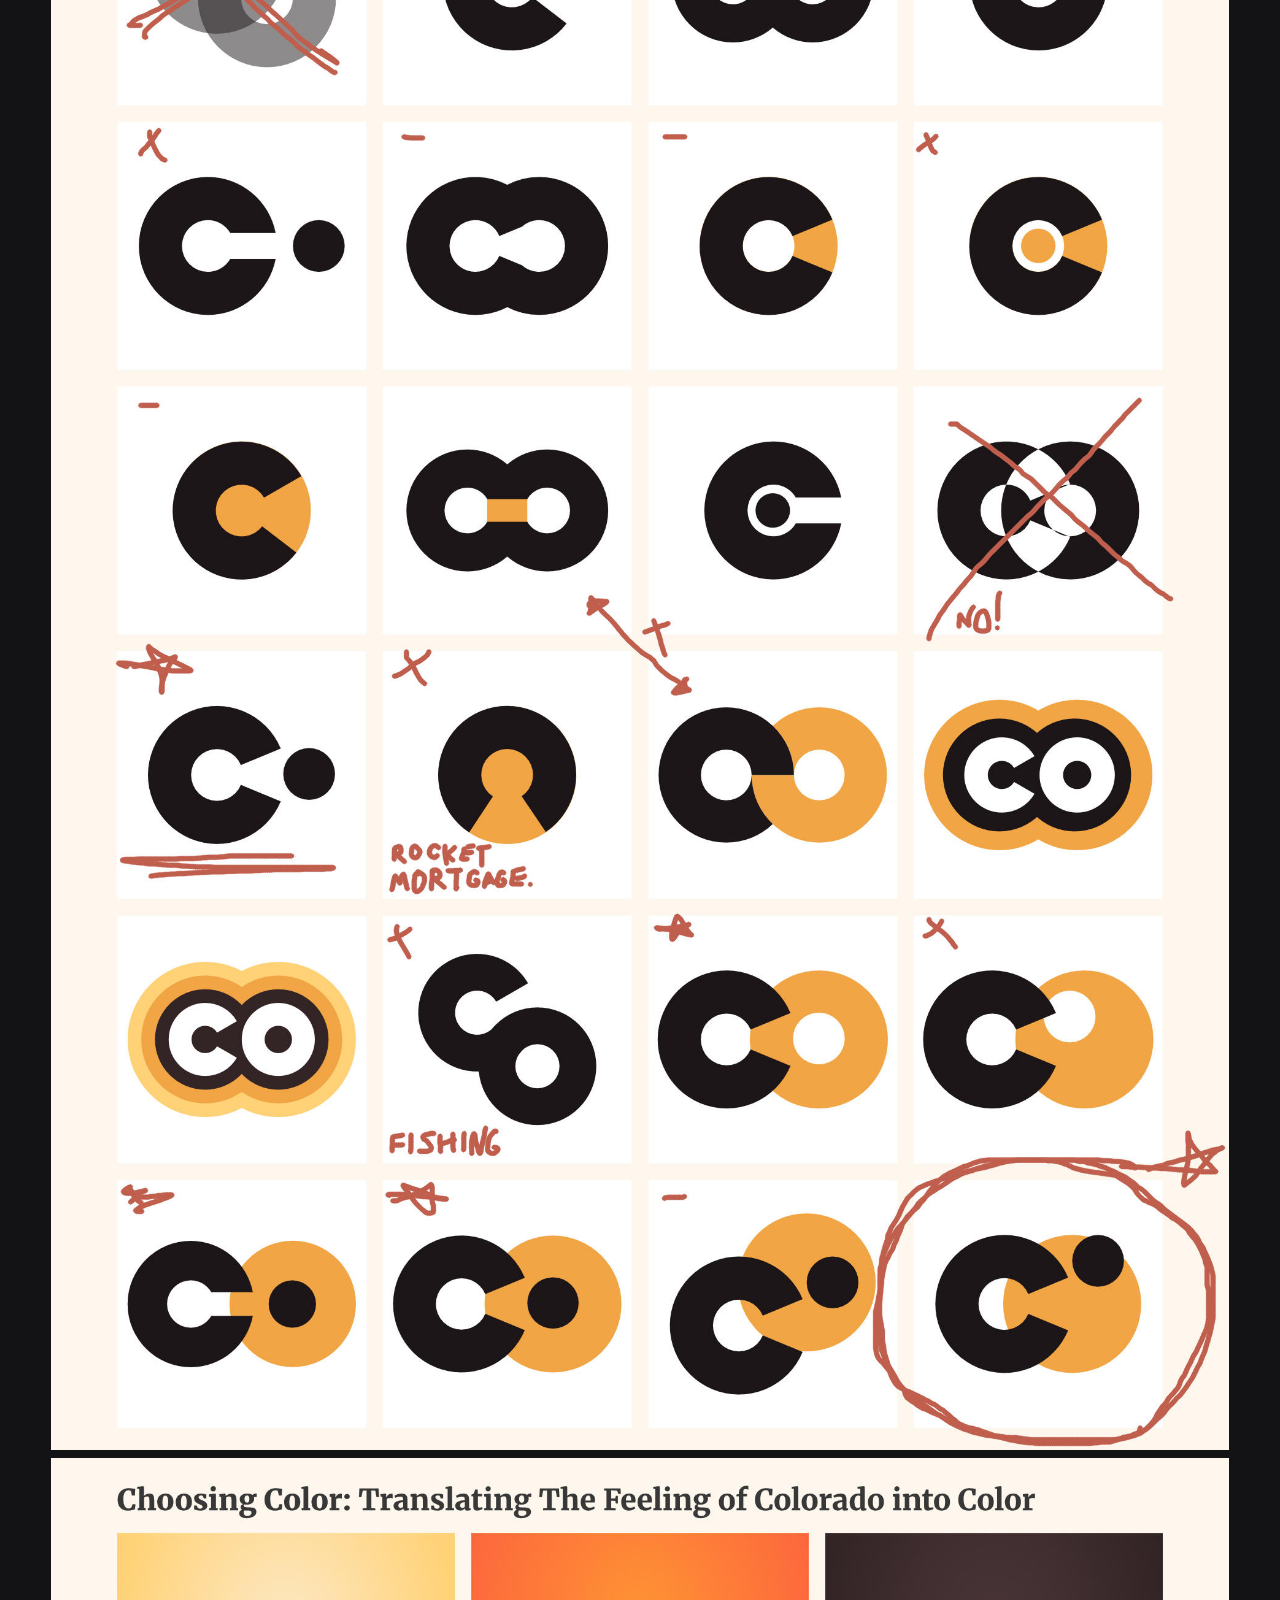
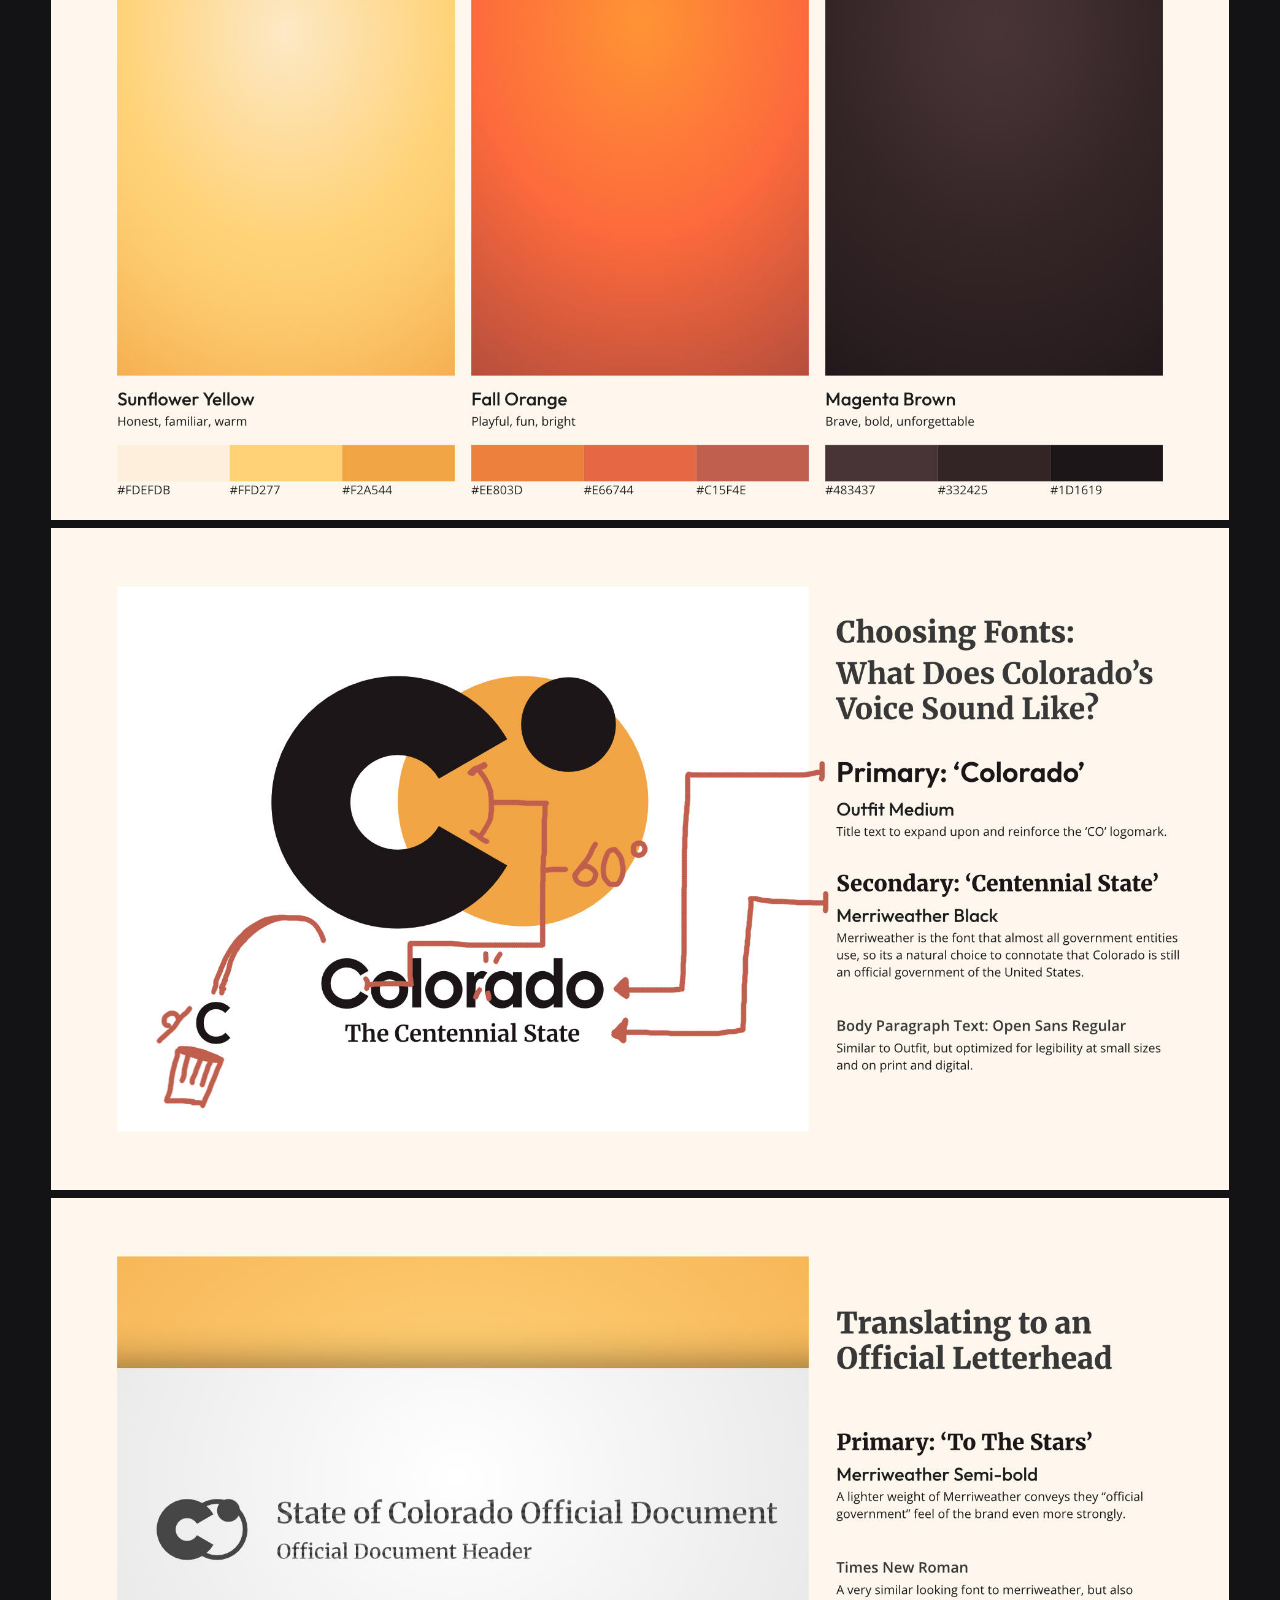
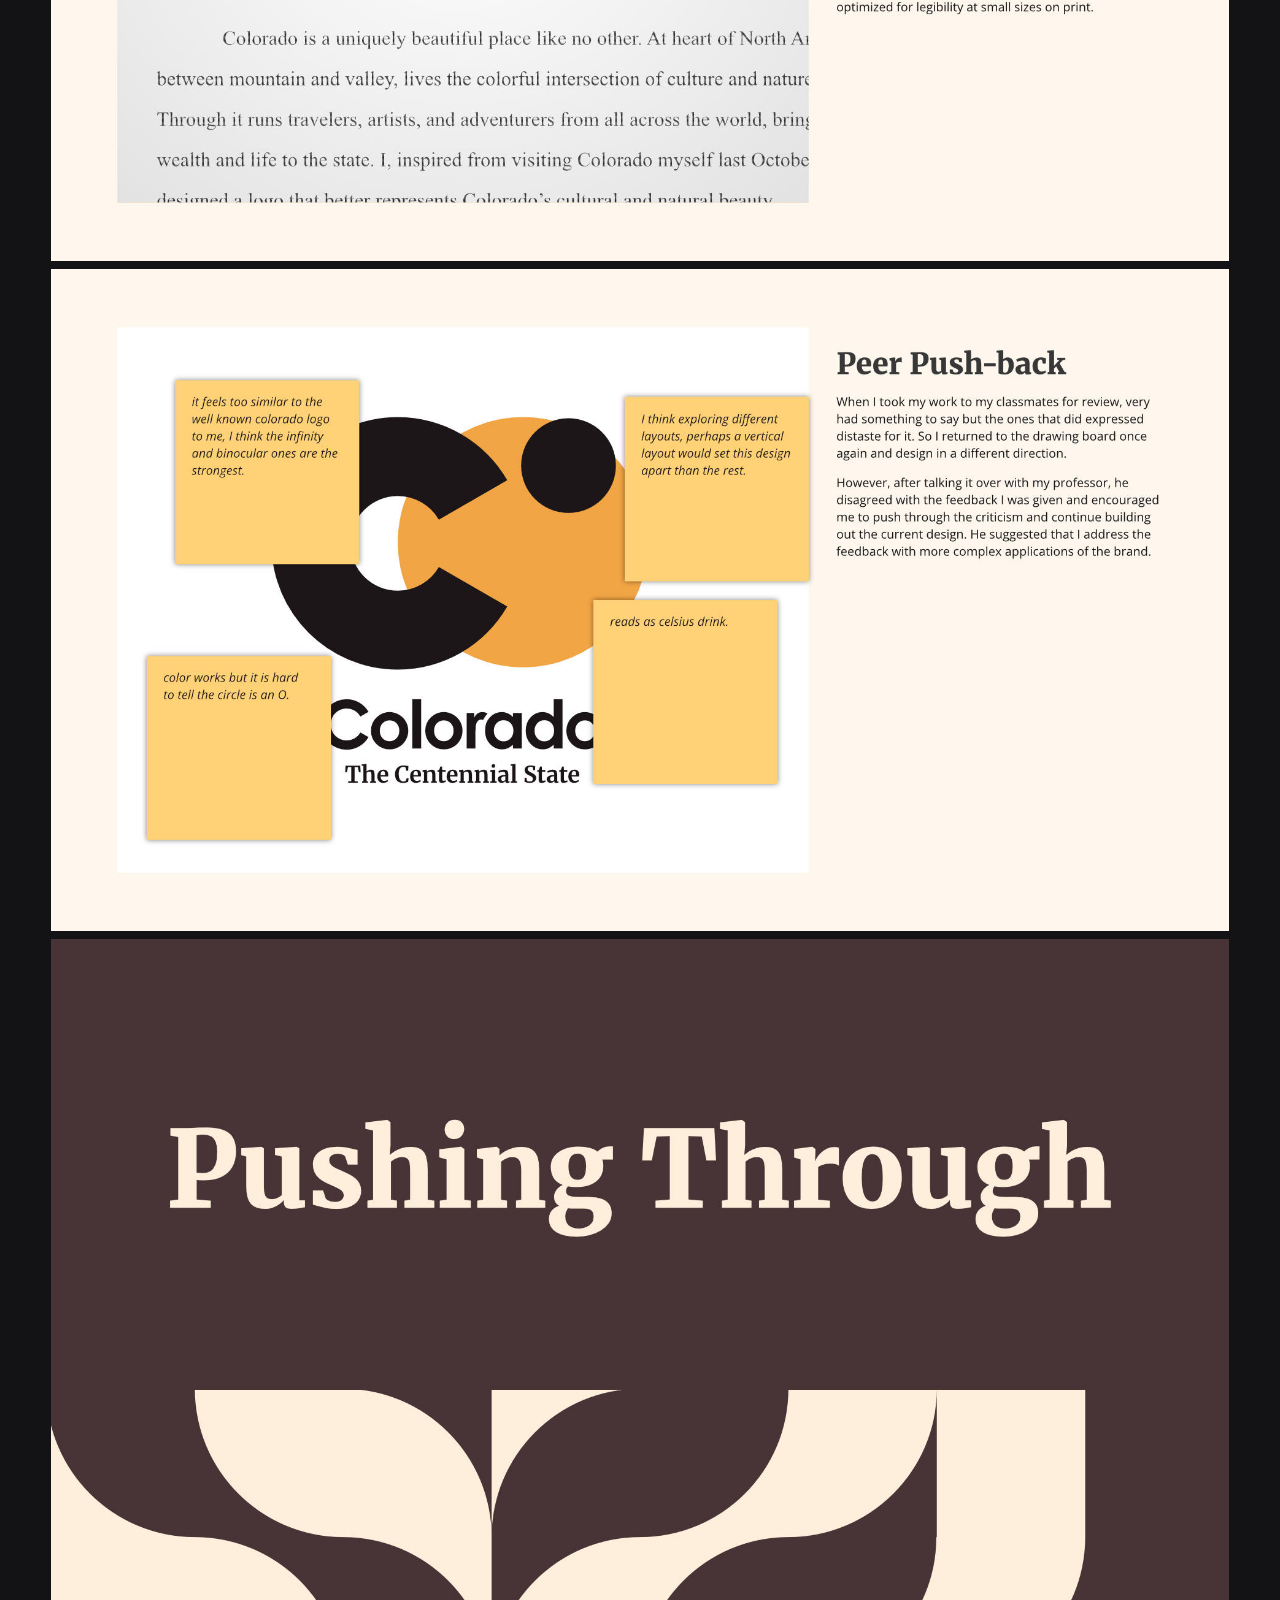
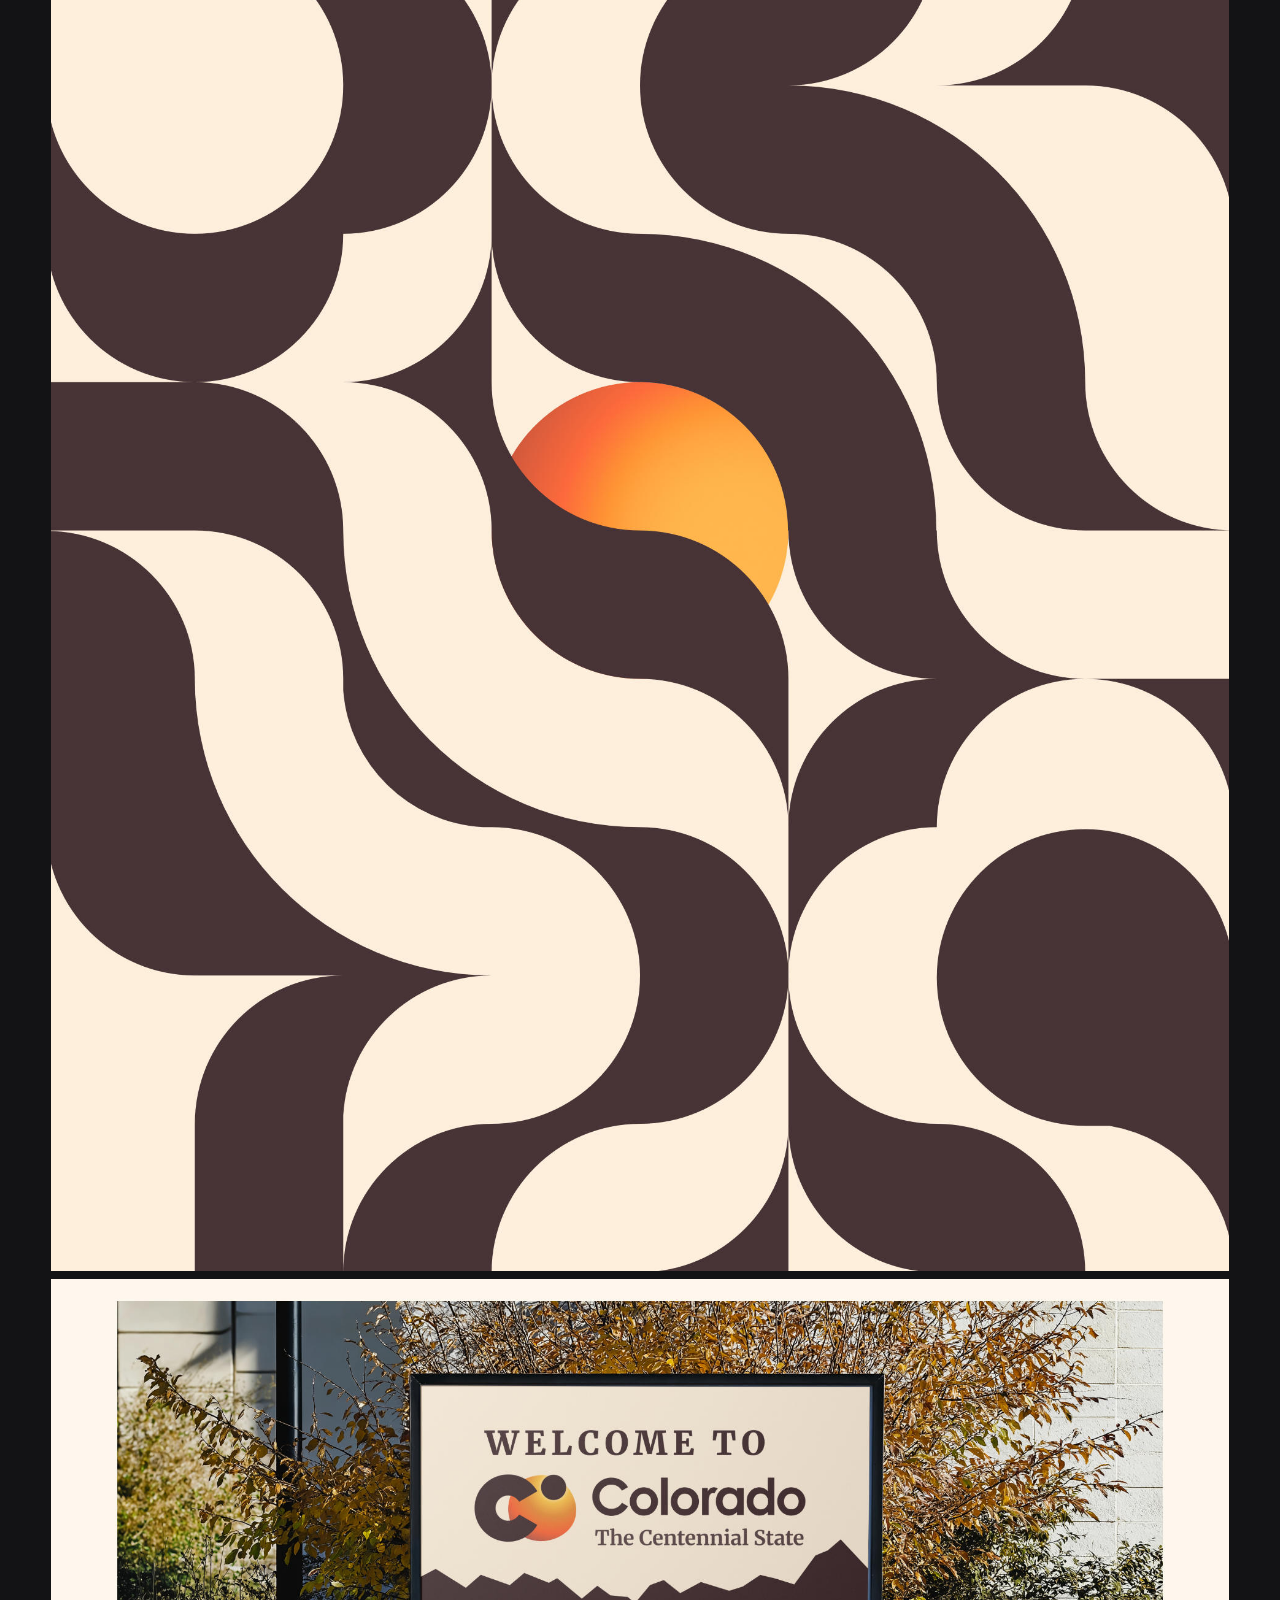
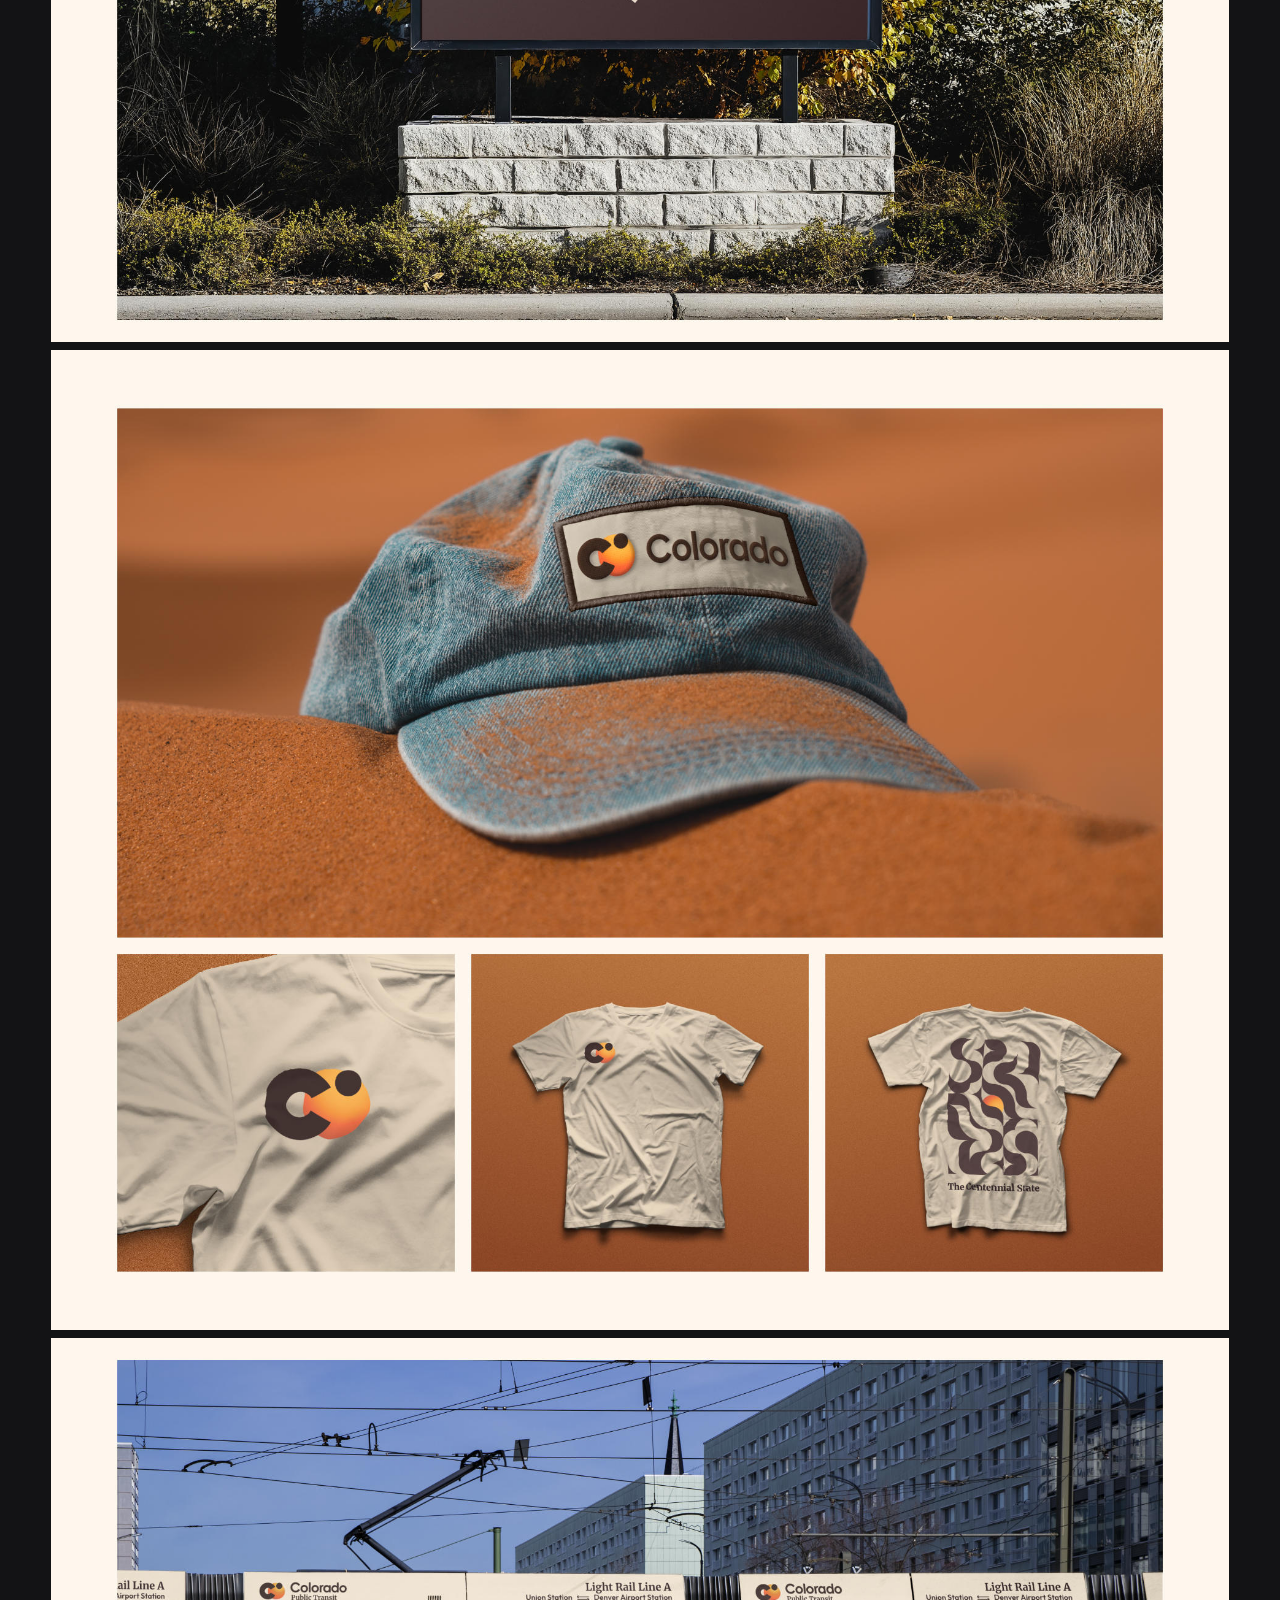
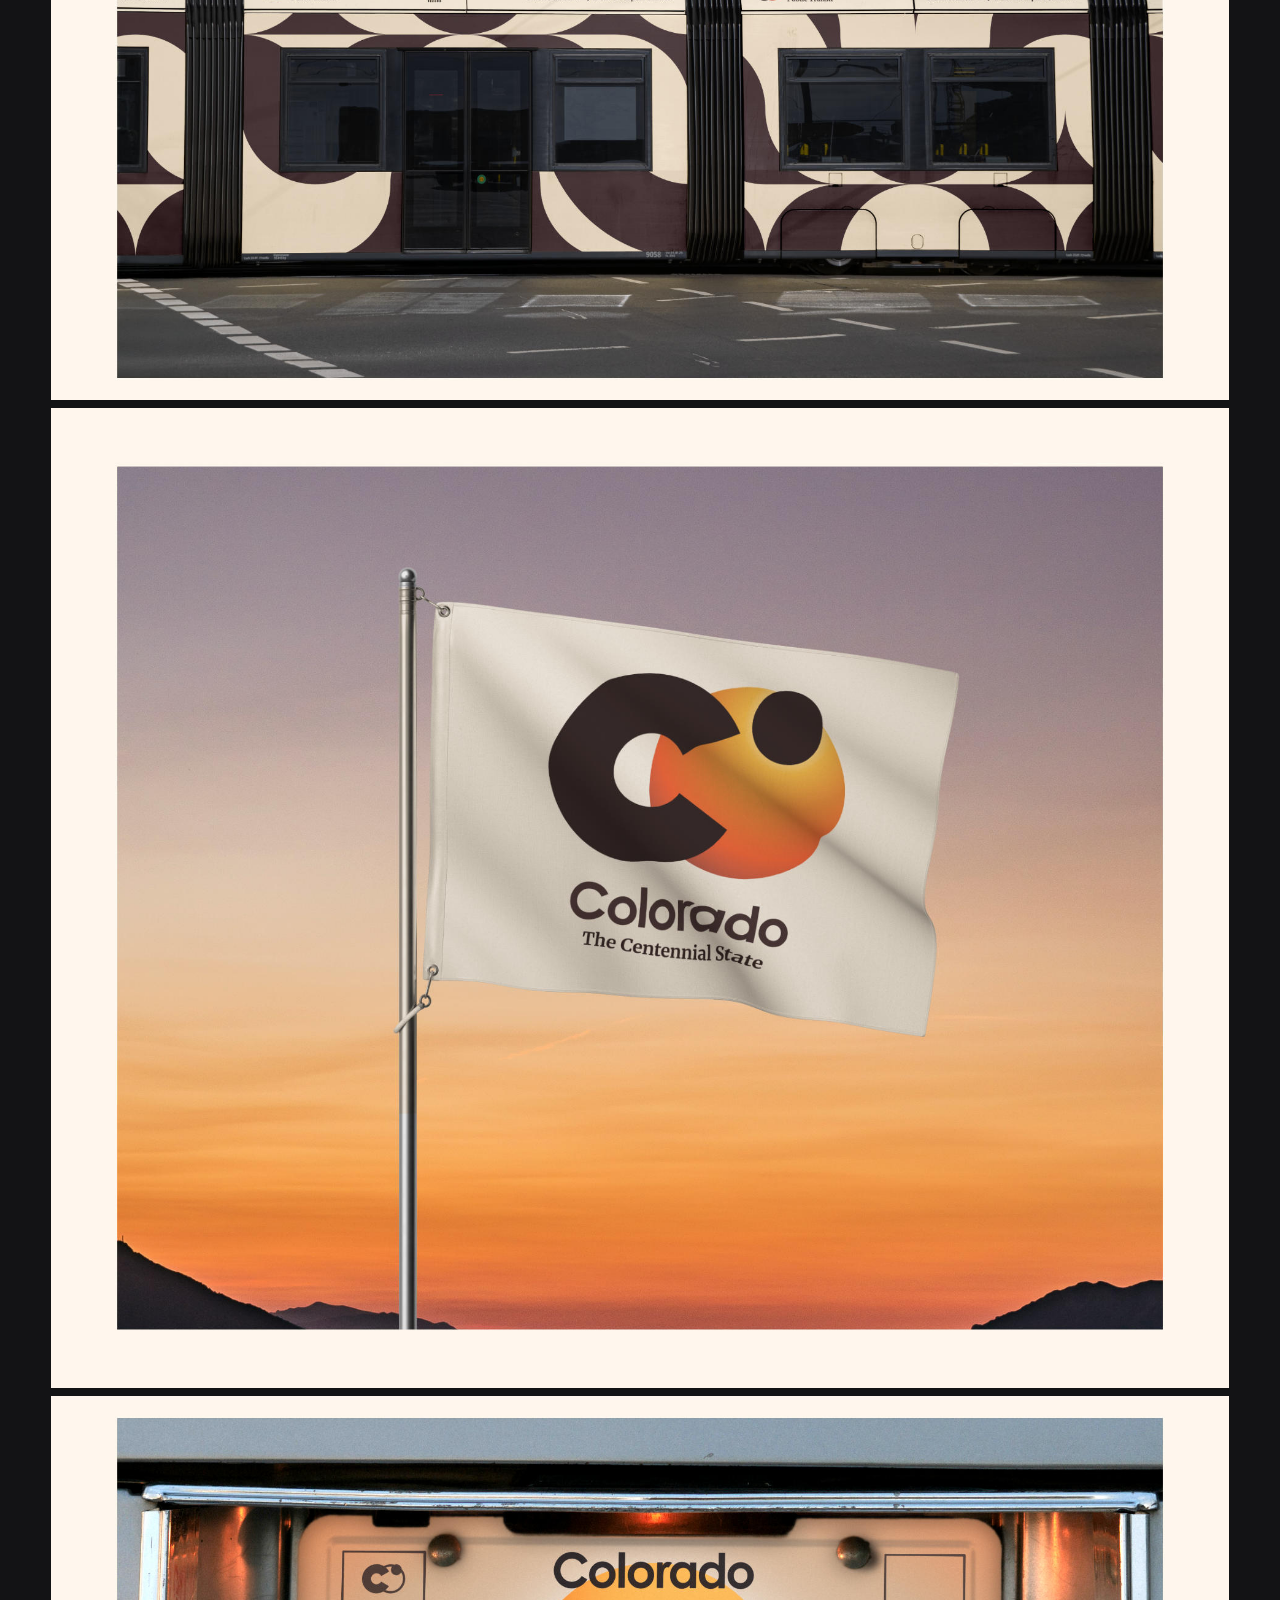
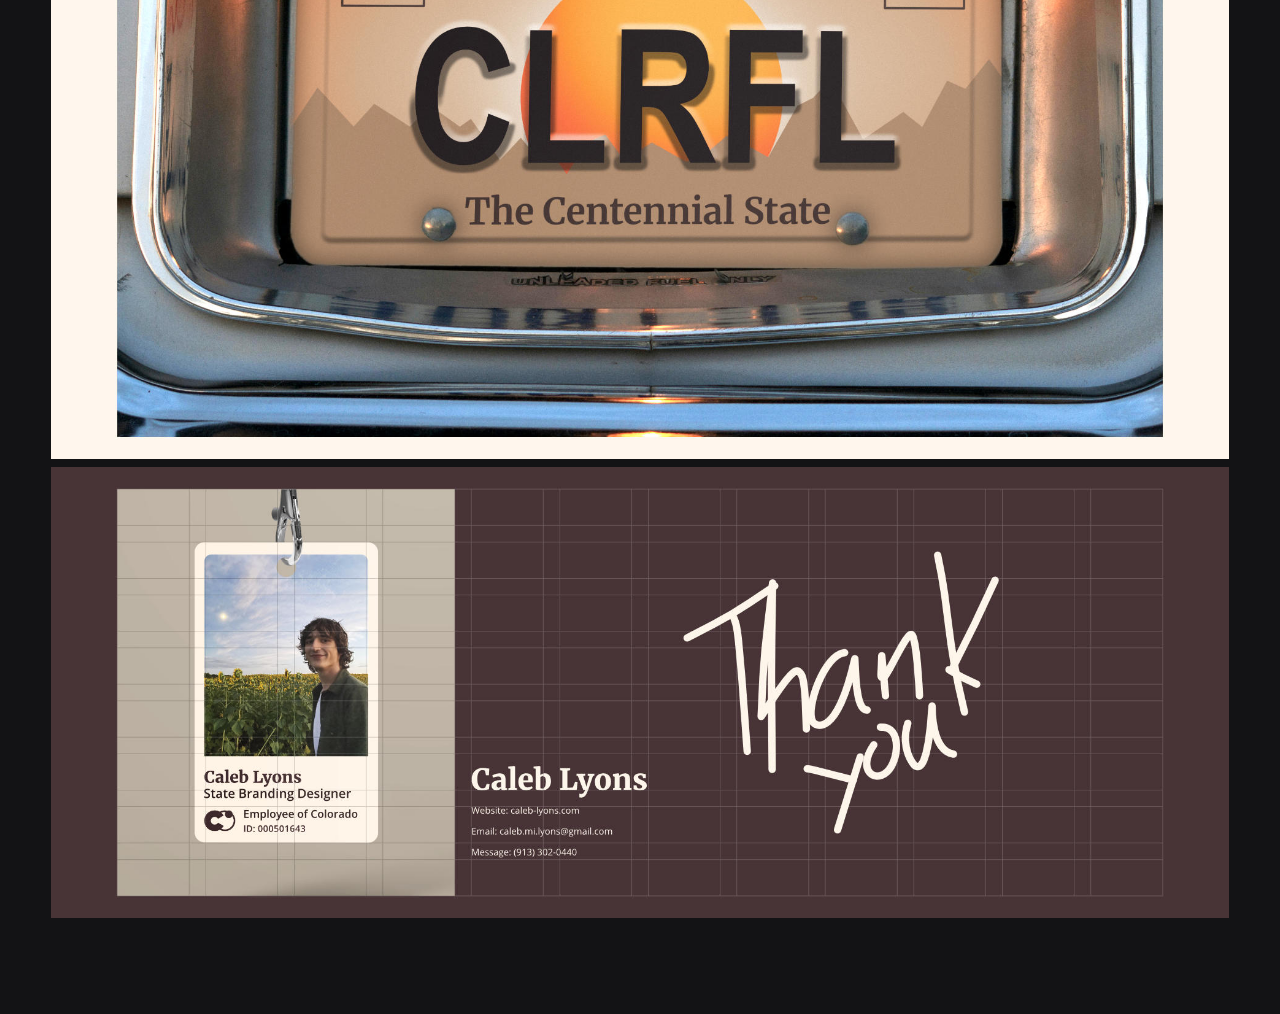
<file: colorado.html>
<!DOCTYPE html>

<html lang="en-us">
<head>
  <meta name="robots" content="noindex">
  <meta charset="utf-8">
  <meta name="viewport" content="width=device-width, initial-scale=1">
  <meta name="theme-color" content="#000000">
  <title>Caleb Lyons: Redesigning Colorado</title>
  <link rel="icon" type="image/svg" href="Icons/caleb-lyons.com_favicon.svg">
  <link href="styles.css" rel="stylesheet" type="text/css">
</head>

<body class="project">


  <div class="wrapper">
    <div>
      <h1><a href="./#Projects" class="nav button"><img class="hideOnTablet" src="Icons/caleb-lyons.com_back.svg">Caleb Lyons' Portfolio</a></h1>
      <button class="copy hideOnTablet" onclick="copyEmail()"><img src="Icons/caleb-lyons.com_mail.svg">C@caleb-lyons.com</button></li>
      <button class="copy hideOnTablet" onclick="copyPhone()"><img src="Icons/caleb-lyons.com_phone.svg">913-302-0440</button>
      <a href="https://www.linkedin.com/in/caleb-lyons-design/" target="_blank" class="external button hideOnTablet"><img src="Icons/caleb-lyons.com_LinkedIn.svg">LinkedIn</a>
      
      <a class="showOnTablet button" href="mailto:c@caleb-lyons.com"><img src="Icons/caleb-lyons.com_mail.svg"></a>
      <a class="showOnTablet button" href="tel:+1913-302-0440"><img src="Icons/caleb-lyons.com_phone.svg"></a>
      <a class="showOnTablet button" href="https://www.linkedin.com/in/caleb-lyons-design/" target="_blank"><img src="Icons/caleb-lyons.com_LinkedIn.svg"></a>
    </div>
  </div>
  
  <!--
    
  <div class="menu" id="nav" popover><ul><nav>
    <li><a href="./#Projects" class="button"><img src="Icons/caleb-lyons.com_project.svg">Project Gallery</a></li>
    <li><a href="./#about" class="button"><img src="Icons/caleb-lyons.com_about.svg">About Me</a></li>
    <hr>
    <li class="hideOnTablet"><button class="copy" onclick="copyEmail()"><img src="Icons/caleb-lyons.com_mail.svg">C@caleb-lyons.com</button></li>
    <li class="hideOnTablet"><button class="copy" onclick="copyPhone()"><img src="Icons/caleb-lyons.com_phone.svg">913-302-0440</button></li>
    <li class="showOnTablet"><a href="mailto:C@caleb-lyons.com" class="button" onclick="copyEmail()"><img src="Icons/caleb-lyons.com_mail.svg">C@caleb-lyons.com</a></li>
    <li class="showOnTablet"><a href="tel:+1913-302-0440" class="button" onclick="copyPhone()"><img src="Icons/caleb-lyons.com_phone.svg">913-302-0440</a></li>
    <li><a href="https://www.linkedin.com/in/caleb-lyons-design/" target="_blank" class="external button"><img src="Icons/caleb-lyons.com_LinkedIn.svg">LinkedIn</a></li>
    -->
      <!--
        <li><a href="Downloads/CalebL_Resume.pdf" class="button"><img src="Icons/caleb-lyons.com_resume.svg">Resume PDF</a></li>
        <li class="showOnTablet"><a href="Downloads/CalebLyons_Portfolio.pdf" class="button"><img src="Icons/caleb-lyons.com_letter.svg">Portfolio PDF</a></li>
        <li><a href="Downloads/CalebLyons_Portfolio.pdf" class="button download" download><img src="Icons/caleb-lyons.com_letter.svg">Portfolio PDF</a></li>
      -->
        <!-- 
        </ul></nav></div>
        
        <div class="menu" id="contacts" popover><ul>
          <li class="hideOnTablet"><button class="copy" onclick="copyEmail()"><img src="Icons/caleb-lyons.com_mail.svg">C@caleb-lyons.com</button></li>
          <li class="hideOnTablet"><button class="copy" onclick="copyPhone()"><img src="Icons/caleb-lyons.com_phone.svg">913-302-0440</button></li>
          <li class="showOnTablet"><a href="mailto:C@caleb-lyons.com" class="button" onclick="copyEmail()"><img src="Icons/caleb-lyons.com_mail.svg">C@caleb-lyons.com</a></li>
          <li class="showOnTablet"><a href="tel:+1913-302-0440" class="button" onclick="copyPhone()"><img src="Icons/caleb-lyons.com_phone.svg">913-302-0440</a></li>
          <li><a href="https://www.linkedin.com/in/caleb-lyons-design/" target="_blank" class="external button"><img src="Icons/caleb-lyons.com_LinkedIn.svg">LinkedIn</a></li>
        </ul></div>
        -->
        
  <script>
    function copyEmail() {
        navigator.clipboard.writeText
            ("C@caleb-lyons.com");
    }
    function copyPhone() {
        navigator.clipboard.writeText
            ("913 302 0440");
    }
  </script>


<!--


  <div class="menu" id="downloads" popover><ul>
    <li><a href="Downloads/CalebL_Resume.pdf" class="button download" download><img src="Icons/caleb-lyons.com_resume.svg">My Resume</a></li>
    <li><a href="Downloads/CalebL_Portfolio.pdf" class="button download" download><img src="Icons/caleb-lyons.com_screen.svg">Digital Portfolio PDF</a></li>
    <li><a href="Downloads/CalebLyons_Portfolio.pdf" class="button download" download><img src="Icons/caleb-lyons.com_letter.svg">Letter Paper Portfolio PDF</a></li>
  </ul></div>
  
  <div class="menu" id="exports" popover><ul>
    <li><a href="Downloads/CalebL_Portfolio.pdf" class="button download" download><img src="Icons/caleb-lyons.com_screen.svg">Digital Presentation ( 4K )</a></li>
    <li><a href="Downloads/CalebLyons_Portfolio.pdf" class="button download" download><img src="Icons/caleb-lyons.com_letter.svg">Letter Paper ( 8.5x11 in )</a></li>
  </ul></div>
  
    <div class="menu" id="contactsmobile" popover><ul>
      <li><button class="copy" onclick="copyEmail()"><img src="Icons/caleb-lyons.com_mail.svg">C@caleb-lyons.com</button></li>
      <li><button class="copy" onclick="copyPhone()"><img src="Icons/caleb-lyons.com_phone.svg">913-302-0440</button></li>
      <li><a href="https://www.linkedin.com/in/caleb-lyons-design/" target="_blank" class="external button"><img src="Icons/caleb-lyons.com_LinkedIn.svg">&nbsp;LinkedIn</a></li>
    </ul></div>
  
  -->


  <main>

    <div>
      <img src="Images/Colorado/1.jpg" loading="lazy">
      <img src="Images/Colorado/2.jpg" loading="lazy">
      <img src="Images/Colorado/3.jpg" loading="lazy">
      <img src="Images/Colorado/4.jpg" loading="lazy">
      <img src="Images/Colorado/5.jpg" loading="lazy">
      <img src="Images/Colorado/6.jpg" loading="lazy">
      <img src="Images/Colorado/7.jpg" loading="lazy">
      <img src="Images/Colorado/8.jpg" loading="lazy">
      <img src="Images/Colorado/9.jpg" loading="lazy">
      <img src="Images/Colorado/10.jpg" loading="lazy">
      <img src="Images/Colorado/11.jpg" loading="lazy">
      <img src="Images/Colorado/12.jpg" loading="lazy">
      <img src="Images/Colorado/13.jpg" loading="lazy">
      <img src="Images/Colorado/14.jpg" loading="lazy">
      <img src="Images/Colorado/15.jpg" loading="lazy">
      <img src="Images/Colorado/16.jpg" loading="lazy">
      <img src="Images/Colorado/17.jpg" loading="lazy">
      <img src="Images/Colorado/18.jpg" loading="lazy">
      <img src="Images/Colorado/19.jpg" loading="lazy">
    </div>
  </main>
</body>
</html>
</file>
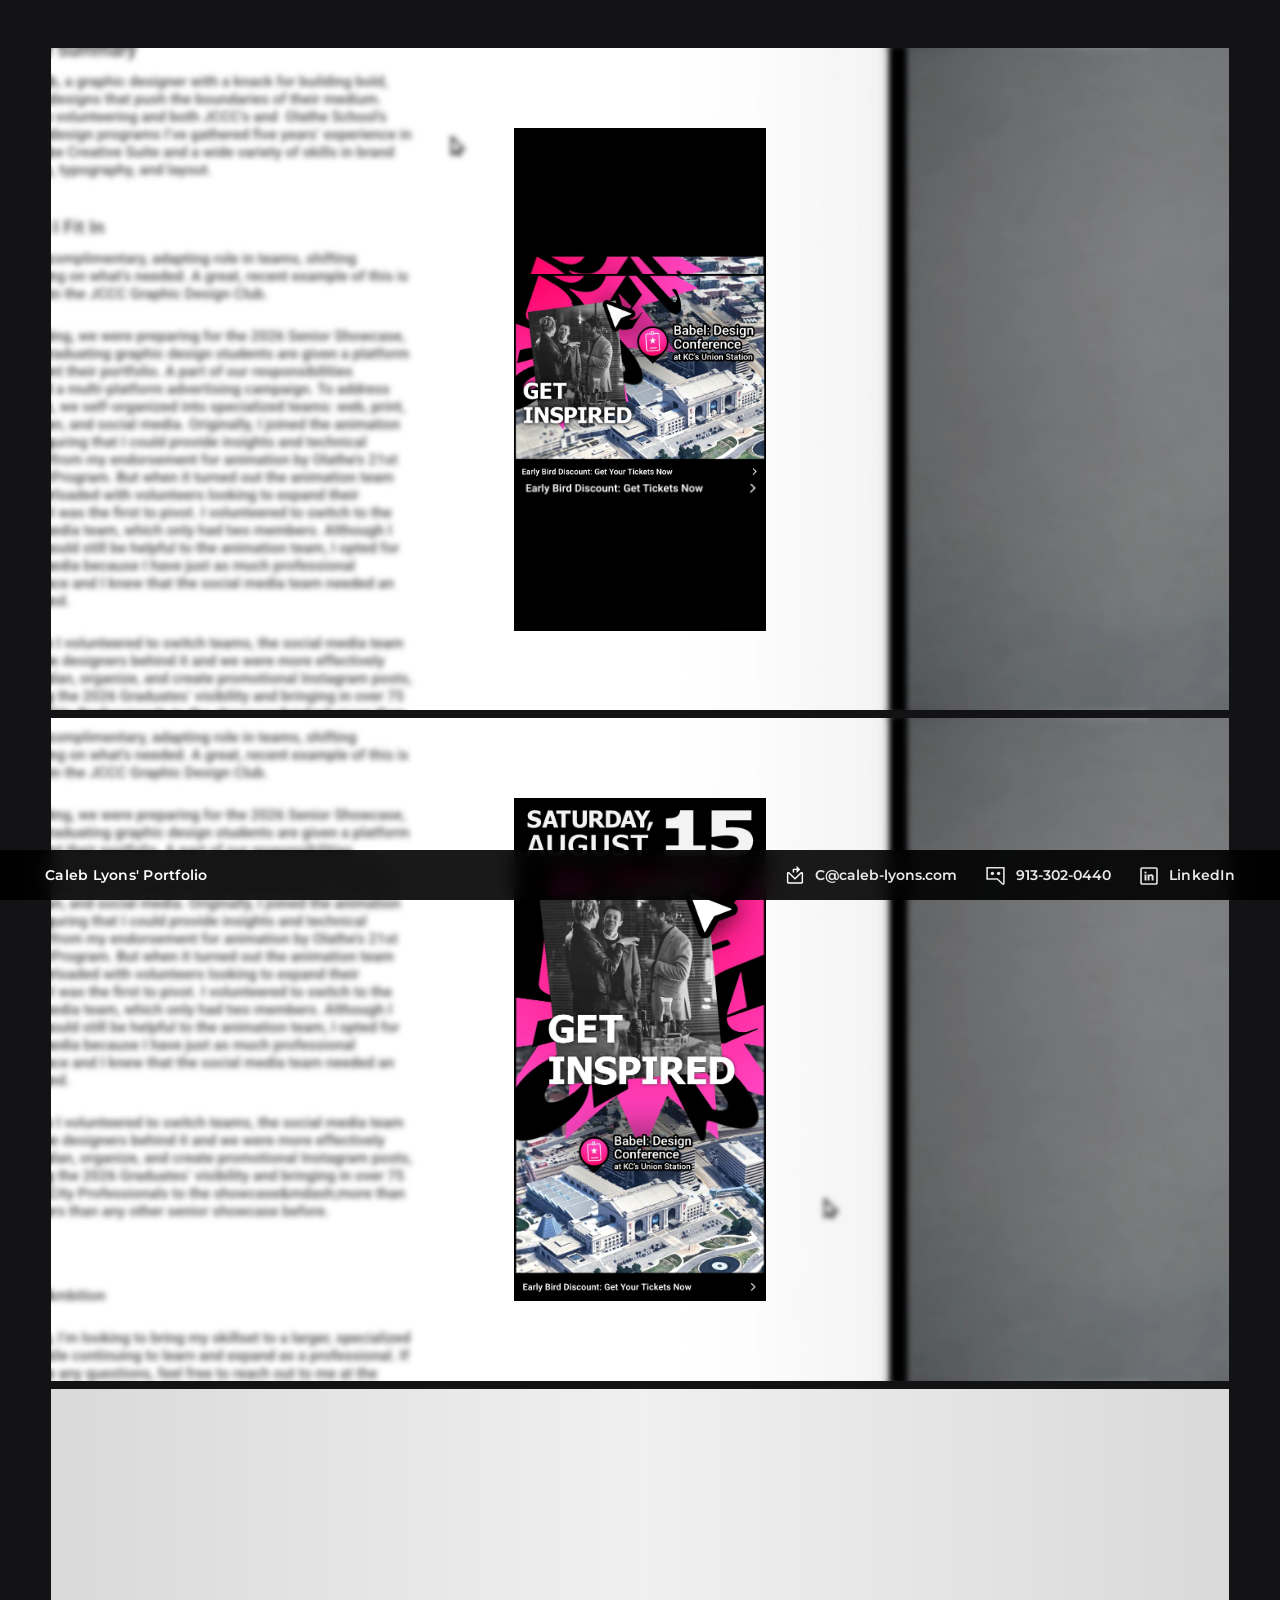
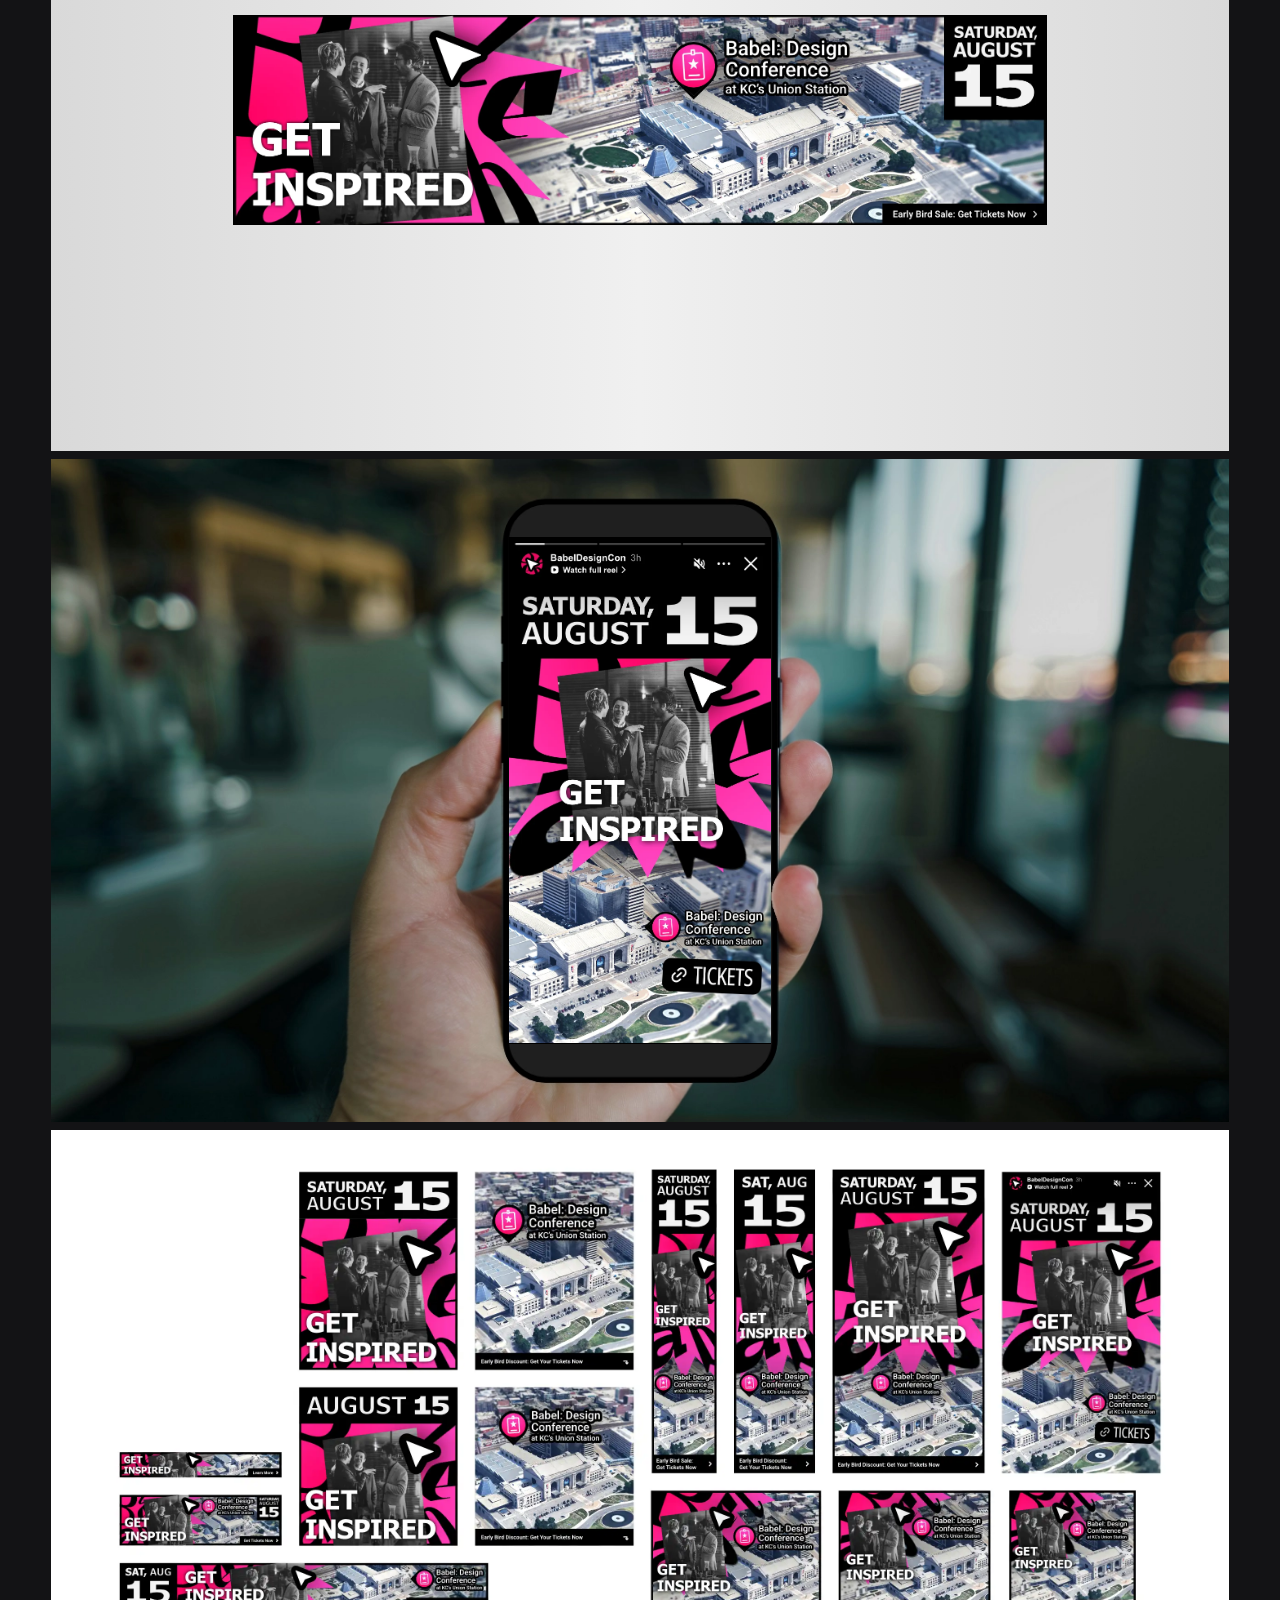
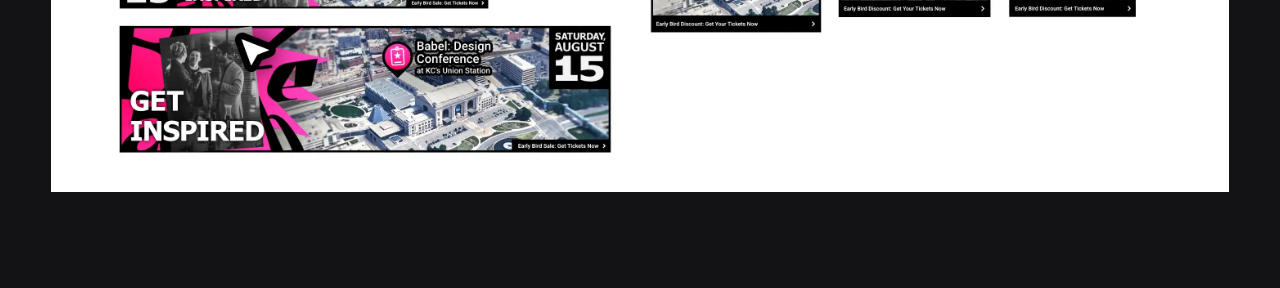
<file: DigitalAdvertising.html>
<!DOCTYPE html>

<html lang="en-us">
<head>
  <meta name="robots" content="noindex">
  <meta charset="utf-8">
  <meta name="viewport" content="width=device-width, initial-scale=1">
  <meta name="theme-color" content="#000000">
  <title>Caleb Lyons: Digital Advertising</title>
  <link rel="icon" type="image/svg" href="Icons/caleb-lyons.com_favicon.svg">
  <link href="styles.css" rel="stylesheet" type="text/css">
</head>

<body class="project">

   <div class="wrapper">
    <div>
      <h1><a href="./#Projects" class="nav button"><img class="hideOnTablet" src="Icons/caleb-lyons.com_back.svg">Caleb Lyons' Portfolio</a></h1>
      <button class="copy hideOnTablet" onclick="copyEmail()"><img src="Icons/caleb-lyons.com_mail.svg">C@caleb-lyons.com</button></li>
      <button class="copy hideOnTablet" onclick="copyPhone()"><img src="Icons/caleb-lyons.com_phone.svg">913-302-0440</button>
      <a href="https://www.linkedin.com/in/caleb-lyons-design/" target="_blank" class="external button hideOnTablet"><img src="Icons/caleb-lyons.com_LinkedIn.svg">LinkedIn</a>
      
      <a class="showOnTablet button" href="mailto:c@caleb-lyons.com"><img src="Icons/caleb-lyons.com_mail.svg"></a>
      <a class="showOnTablet button" href="tel:+1913-302-0440"><img src="Icons/caleb-lyons.com_phone.svg"></a>
      <a class="showOnTablet button" href="https://www.linkedin.com/in/caleb-lyons-design/" target="_blank"><img src="Icons/caleb-lyons.com_LinkedIn.svg"></a>
    </div>
  </div>
  
  <!--
    
  <div class="menu" id="nav" popover><ul><nav>
    <li><a href="./#Projects" class="button"><img src="Icons/caleb-lyons.com_project.svg">Project Gallery</a></li>
    <li><a href="./#about" class="button"><img src="Icons/caleb-lyons.com_about.svg">About Me</a></li>
    <hr>
    <li class="hideOnTablet"><button class="copy" onclick="copyEmail()"><img src="Icons/caleb-lyons.com_mail.svg">C@caleb-lyons.com</button></li>
    <li class="hideOnTablet"><button class="copy" onclick="copyPhone()"><img src="Icons/caleb-lyons.com_phone.svg">913-302-0440</button></li>
    <li class="showOnTablet"><a href="mailto:C@caleb-lyons.com" class="button" onclick="copyEmail()"><img src="Icons/caleb-lyons.com_mail.svg">C@caleb-lyons.com</a></li>
    <li class="showOnTablet"><a href="tel:+1913-302-0440" class="button" onclick="copyPhone()"><img src="Icons/caleb-lyons.com_phone.svg">913-302-0440</a></li>
    <li><a href="https://www.linkedin.com/in/caleb-lyons-design/" target="_blank" class="external button"><img src="Icons/caleb-lyons.com_LinkedIn.svg">LinkedIn</a></li>
    -->
      <!--
        <li><a href="Downloads/CalebL_Resume.pdf" class="button"><img src="Icons/caleb-lyons.com_resume.svg">Resume PDF</a></li>
        <li class="showOnTablet"><a href="Downloads/CalebLyons_Portfolio.pdf" class="button"><img src="Icons/caleb-lyons.com_letter.svg">Portfolio PDF</a></li>
        <li><a href="Downloads/CalebLyons_Portfolio.pdf" class="button download" download><img src="Icons/caleb-lyons.com_letter.svg">Portfolio PDF</a></li>
      -->
        <!-- 
        </ul></nav></div>
        
        <div class="menu" id="contacts" popover><ul>
          <li class="hideOnTablet"><button class="copy" onclick="copyEmail()"><img src="Icons/caleb-lyons.com_mail.svg">C@caleb-lyons.com</button></li>
          <li class="hideOnTablet"><button class="copy" onclick="copyPhone()"><img src="Icons/caleb-lyons.com_phone.svg">913-302-0440</button></li>
          <li class="showOnTablet"><a href="mailto:C@caleb-lyons.com" class="button" onclick="copyEmail()"><img src="Icons/caleb-lyons.com_mail.svg">C@caleb-lyons.com</a></li>
          <li class="showOnTablet"><a href="tel:+1913-302-0440" class="button" onclick="copyPhone()"><img src="Icons/caleb-lyons.com_phone.svg">913-302-0440</a></li>
          <li><a href="https://www.linkedin.com/in/caleb-lyons-design/" target="_blank" class="external button"><img src="Icons/caleb-lyons.com_LinkedIn.svg">LinkedIn</a></li>
        </ul></div>
        -->
        
  <script>
    function copyEmail() {
        navigator.clipboard.writeText
            ("C@caleb-lyons.com");
    }
    function copyPhone() {
        navigator.clipboard.writeText
            ("913 302 0440");
    }
  </script>


<!--


  <div class="menu" id="downloads" popover><ul>
    <li><a href="Downloads/CalebL_Resume.pdf" class="button download" download><img src="Icons/caleb-lyons.com_resume.svg">My Resume</a></li>
    <li><a href="Downloads/CalebL_Portfolio.pdf" class="button download" download><img src="Icons/caleb-lyons.com_screen.svg">Digital Portfolio PDF</a></li>
    <li><a href="Downloads/CalebLyons_Portfolio.pdf" class="button download" download><img src="Icons/caleb-lyons.com_letter.svg">Letter Paper Portfolio PDF</a></li>
  </ul></div>
  
  <div class="menu" id="exports" popover><ul>
    <li><a href="Downloads/CalebL_Portfolio.pdf" class="button download" download><img src="Icons/caleb-lyons.com_screen.svg">Digital Presentation ( 4K )</a></li>
    <li><a href="Downloads/CalebLyons_Portfolio.pdf" class="button download" download><img src="Icons/caleb-lyons.com_letter.svg">Letter Paper ( 8.5x11 in )</a></li>
  </ul></div>
  
    <div class="menu" id="contactsmobile" popover><ul>
      <li><button class="copy" onclick="copyEmail()"><img src="Icons/caleb-lyons.com_mail.svg">C@caleb-lyons.com</button></li>
      <li><button class="copy" onclick="copyPhone()"><img src="Icons/caleb-lyons.com_phone.svg">913-302-0440</button></li>
      <li><a href="https://www.linkedin.com/in/caleb-lyons-design/" target="_blank" class="external button"><img src="Icons/caleb-lyons.com_LinkedIn.svg">&nbsp;LinkedIn</a></li>
    </ul></div>
  
  -->

  <style>

    .ResponsiveDesign > div > div {
      .skinny {
          animation-name: skinny;
          animation-duration: 3.75s;
          width: 21.36%;
          height: 75.96%;
      }

      .hard {
        animation-name: hard;
        animation-duration: 3.75s;
        width: 21.36%;
        height: 75.96%;
      }

      .wide {
          animation-name: wide;
          animation-duration: 5s;
          width: 69.06%;
          height: 31.57%;

          img:nth-last-child(1) {
              animation-name: oneoffour;
              animation-duration: 5s;
          }

          img:nth-last-child(2) {
              animation-name: twooffour;
              animation-duration: 5s;
          }

          img:nth-last-child(3) {
              animation-name: threeoffour;
              animation-duration: 5s;
          }

          img:nth-last-child(4) {
              animation-name: fouroffour;
              animation-duration: 5s;
          }
      }

      .scroll {
          animation-name: scroll;
          animation-duration: 8.75s;
          animation-direction: normal;
          height: 76.44%;
          width: 22.29%;

          img:nth-last-child(1) {
              animation-name: scrollone;
              animation-duration: 8.75s;
              animation-direction: normal;
              animation-timing-function: ease-out;
          }
          img:nth-last-child(2) {
              animation-name: scrolltwo;
              animation-duration: 8.75s;
              animation-direction: normal;
              animation-timing-function: ease-out;
              width: 200%;  
          }
          img:nth-last-child(3) {
              animation-name: scrollthree;
              animation-duration: 8.75s;
              animation-direction: normal;
              animation-timing-function: ease-out;
              width: 200%;                
          }
      }
    }

    @keyframes hard {
    0% {
        width: 23.96%;
        height: 35.46%;   
    }

    23% {
        width: 23.96%;
        height: 35.46%;  
    }
    
    26% {
        width: 21.41%;
        height: 31.67%;
    }
    
    73% {
        width: 21.41%;
        height: 31.67%;
    }
    
    76% {
        width: 17.81%;
        height: 31.67%;   
    }
    
    100% {
        width: 17.81%;
        height: 31.67%;
    }
  }

  @keyframes skinny {
      0% {
          width: 21.36%;   
      }

      23% {
          width: 21.36%; 
      }
      
      26% {
          width: 11.35%;
      }
      
      73% {
          width: 11.35%;    
      }
      
      76% {
          width: 9.11%;       
      }
      
      100% {
          width: 9.11%;      
      }
    }

  @keyframes wide {
    0% {
        width: 69.11%;
        height: 31.67%;
    }
    15% {
        width: 69.11%;
        height: 31.67%;
    }
    17% {
        width: 51.84%;
        height: 11.40%;
    }
    49% {
        width: 51.84%;
        height: 11.40%;
    }
    51% {
        width: 22.79%;
        height: 12.66%;
    }
    82% {
        width: 22.79%;
        height: 12.66%;
    }
    84% {
        width: 22.79%;
        height: 6.38888888%;
    }
    100% {
        width: 22.79%;
        height: 6.38888888%;
    }
}

  @keyframes oneoffour {
    0% {
        opacity: 1;
    }
    15% {
        opacity: 1;
    }
    17% {
        opacity: 0;
    }

    100% {
        opacity: 0;
    }
}
  @keyframes twooffour {
    0% {
        opacity: 0;
    }
    15% {
        opacity: 0;
    }
    17% {
        opacity: 1;
    }
    49% {
        opacity: 1;
    }
    51% {
        opacity: 0;
    }

    100% {
        opacity: 0;
    }
}
  @keyframes threeoffour {
    0% {
        opacity: 0;
    }
    
    49% {
        opacity: 0;
    }
    51% {
        opacity: 1;
    }
    82% {
        opacity: 1;
    }
    84% {
        opacity: 0;
    }
    100% {
        opacity: 0;
    }
}
  @keyframes fouroffour {
    0% {
        opacity: 0;
    }
    
    82% {
        opacity: 0;
    }
    84% {
        opacity: 1;
    }
    100% {
        opacity: 1;
    }
}

  @keyframes scroll {
    0% {
        height: 76.44%;
        width: 22.29%;
    }
    7% {
        height: 76.44%;
        width: 22.29%;
    }
    8% {
        height: 49.53%;
        width: 22.29%;
    }
    24% {
        height: 49.53%;
        width: 22.29%;
    }
    28% {
        height: 49.53%;
        width: 22.29%;
    }
    41% {
        height: 49.53%;
        width: 22.29%;
    }
    42% {
        height: 39.62%;
        width: 22.29%;
    }
    57% {
        height: 39.62%;
        width: 22.29%;
    }
    58% {
        height: 39.62%;
        width: 22.29%;
    }
    74% {
        height: 39.62%;
        width: 22.29%;
    }
    75% {
        height: 49.53%;
        width: 22.29%;
    }
    91% {
        height: 49.53%;
        width: 22.29%;
    }  
    92% {
        height: 76.44%;
        width: 22.29%;
    }  
    100% {
        height: 76.44%;
        width: 22.29%;
    }  
  }

  @keyframes scrollone {
    0% {
        display: flex;
    }
    7% {
        display: none;
    }
    8% {
        display: none;
    }
    
    91% {
        display: none;
    }  
    92% {
        display: none;
    }  
    100% {
        display: flex;
    }  
  }

  @keyframes scrolltwo {

    22% {
        display: flex;
        translate: 0%;
    }
    26% {
        translate: -50%;
    }
    41% {
        display: none;
    }
    42% {
        display: none;
        translate: -50%;
    }

    74% {
        display: none;
        translate: 0%;
    }
    75% {
        display: none;
    }
    91% {
        display: flex;
    }  
    92% {
        display: none;
    }  
    100% {
        display: none;
    }  
  }

  @keyframes scrollthree {
    0% {
        translate: -50%;
    }
    55% {
        translate: -50%;
    }
    60% {
        translate: 0%;
    }
    74% {
        display: flex;
    }
    75% {
        display: none;
    }

    100% {
        display: none;
    }  
  }

  </style>

  <main class="ResponsiveDesign">

    <div>

        <div style="background: #e3e3e3 url(Images/Babel/caleb-lyons.com_DigitalAdvertising_Background1.webp); background-size: cover;" ><div class="hard">
            <img src="Images/Babel/caleb-lyons.com_DigitalAdvertising_Hardest.webp">
            <img src="Images/Babel/caleb-lyons.com_DigitalAdvertising_Harder.webp">
            <img src="Images/Babel/caleb-lyons.com_DigitalAdvertising_Hard.webp">
        </div></div>

        <div style="background: #e3e3e3 url(Images/Babel/caleb-lyons.com_DigitalAdvertising_Background2.webp); background-size: cover;" ><div class="skinny">
            <img src="Images/Babel/caleb-lyons.com_DigitalAdvertising_Skinniest.webp">
            <img src="Images/Babel/caleb-lyons.com_DigitalAdvertising_Skinnier.webp">
            <img src="Images/Babel/caleb-lyons.com_DigitalAdvertising_Skinny.webp">
        </div></div>

        <div><div class="wide">
          <img src="Images/Babel/caleb-lyons.com_DigitalAdvertising_Wide.webp">
          <img src="Images/Babel/caleb-lyons.com_DigitalAdvertising_Wider.webp">
          <img src="Images/Babel/caleb-lyons.com_DigitalAdvertising_Widerer.webp">
          <img src="Images/Babel/caleb-lyons.com_DigitalAdvertising_Widest.webp">
        </div></div>

        <div style="background: #e3e3e3 url(Images/Babel/caleb-lyons.com_DigitalAdvertising_Phone.webp); background-size: cover;"><div class="scroll">
          <img src="Images/Babel/caleb-lyons.com_DigitalAdvertising_Scroll.webp">
          <img src="Images/Babel/caleb-lyons.com_DigitalAdvertising_Scroller.webp">
          <img src="Images/Babel/caleb-lyons.com_DigitalAdvertising_Scrollest.webp">
        </div></div>

        <img src="Images/Babel/caleb-lyons.com_DigitalAdvertising_Cast.webp">

    </div>
  </main>
</body>
</html>
</file>
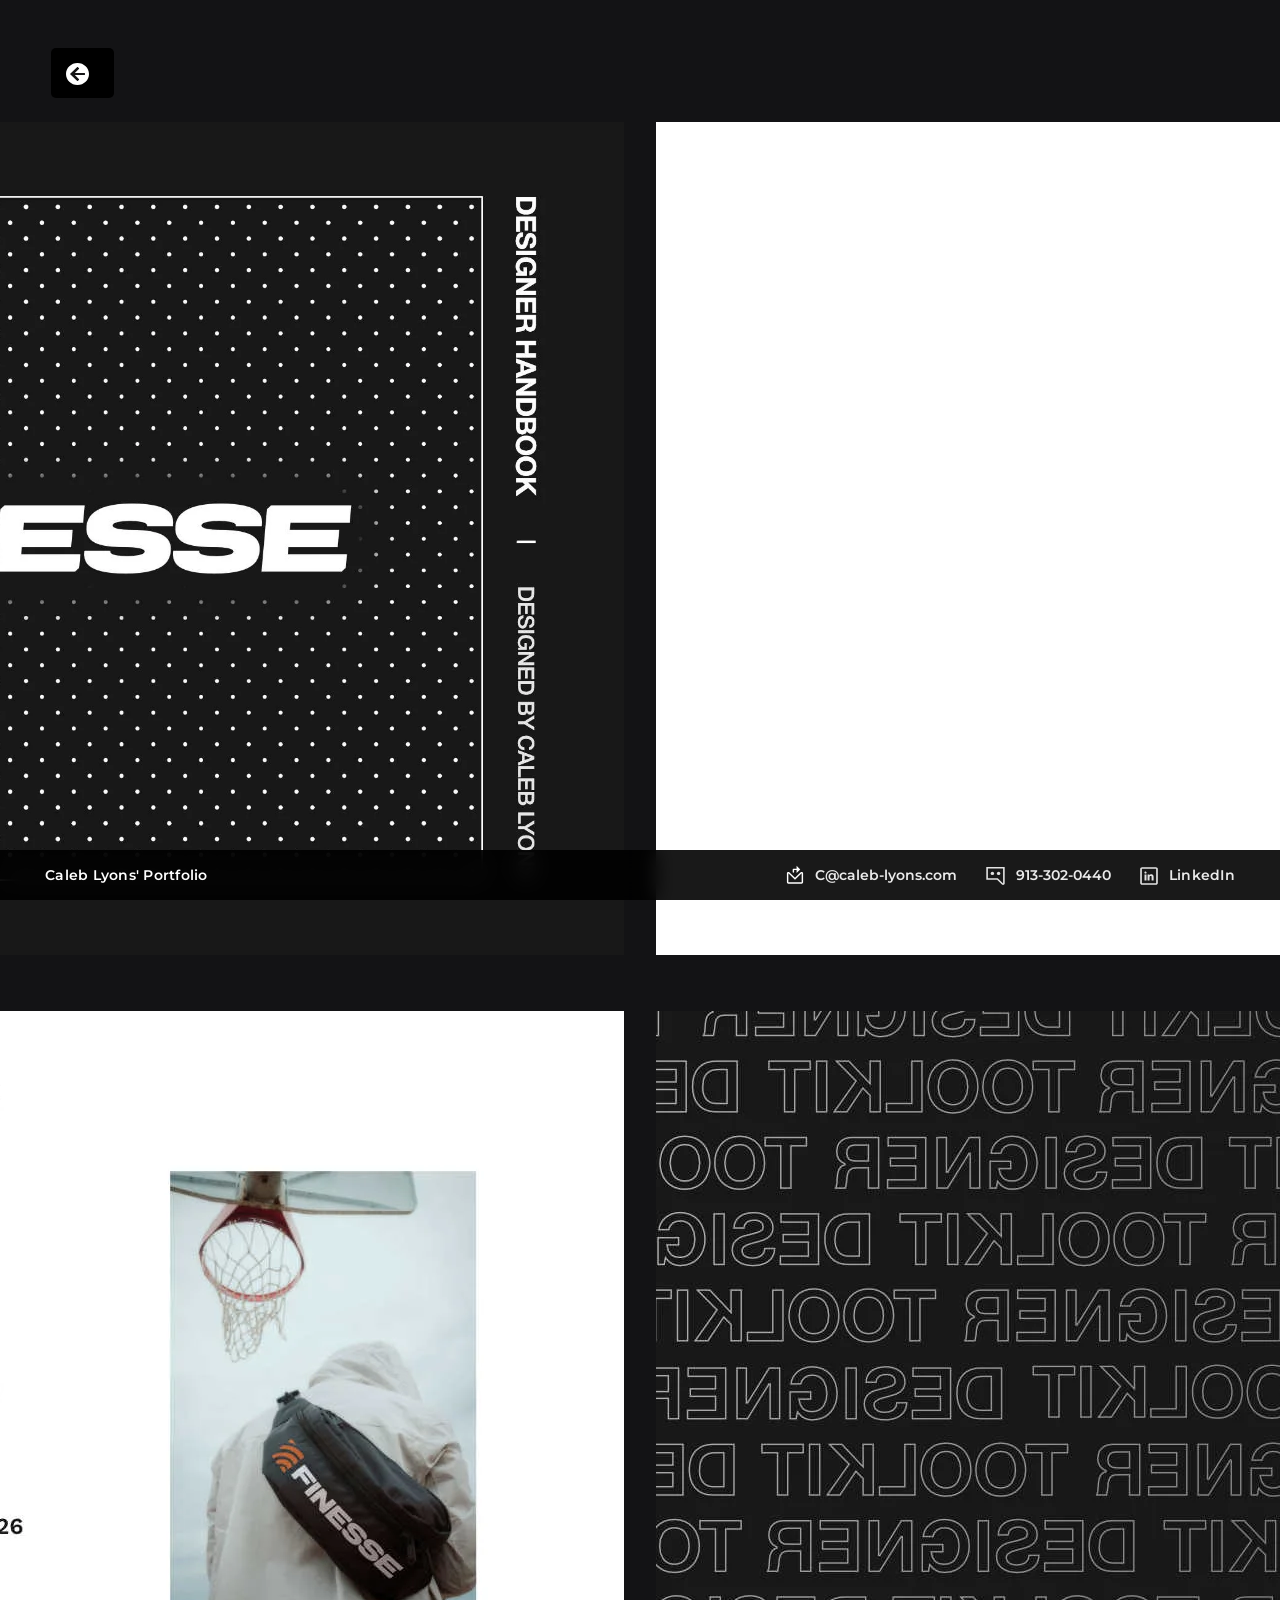
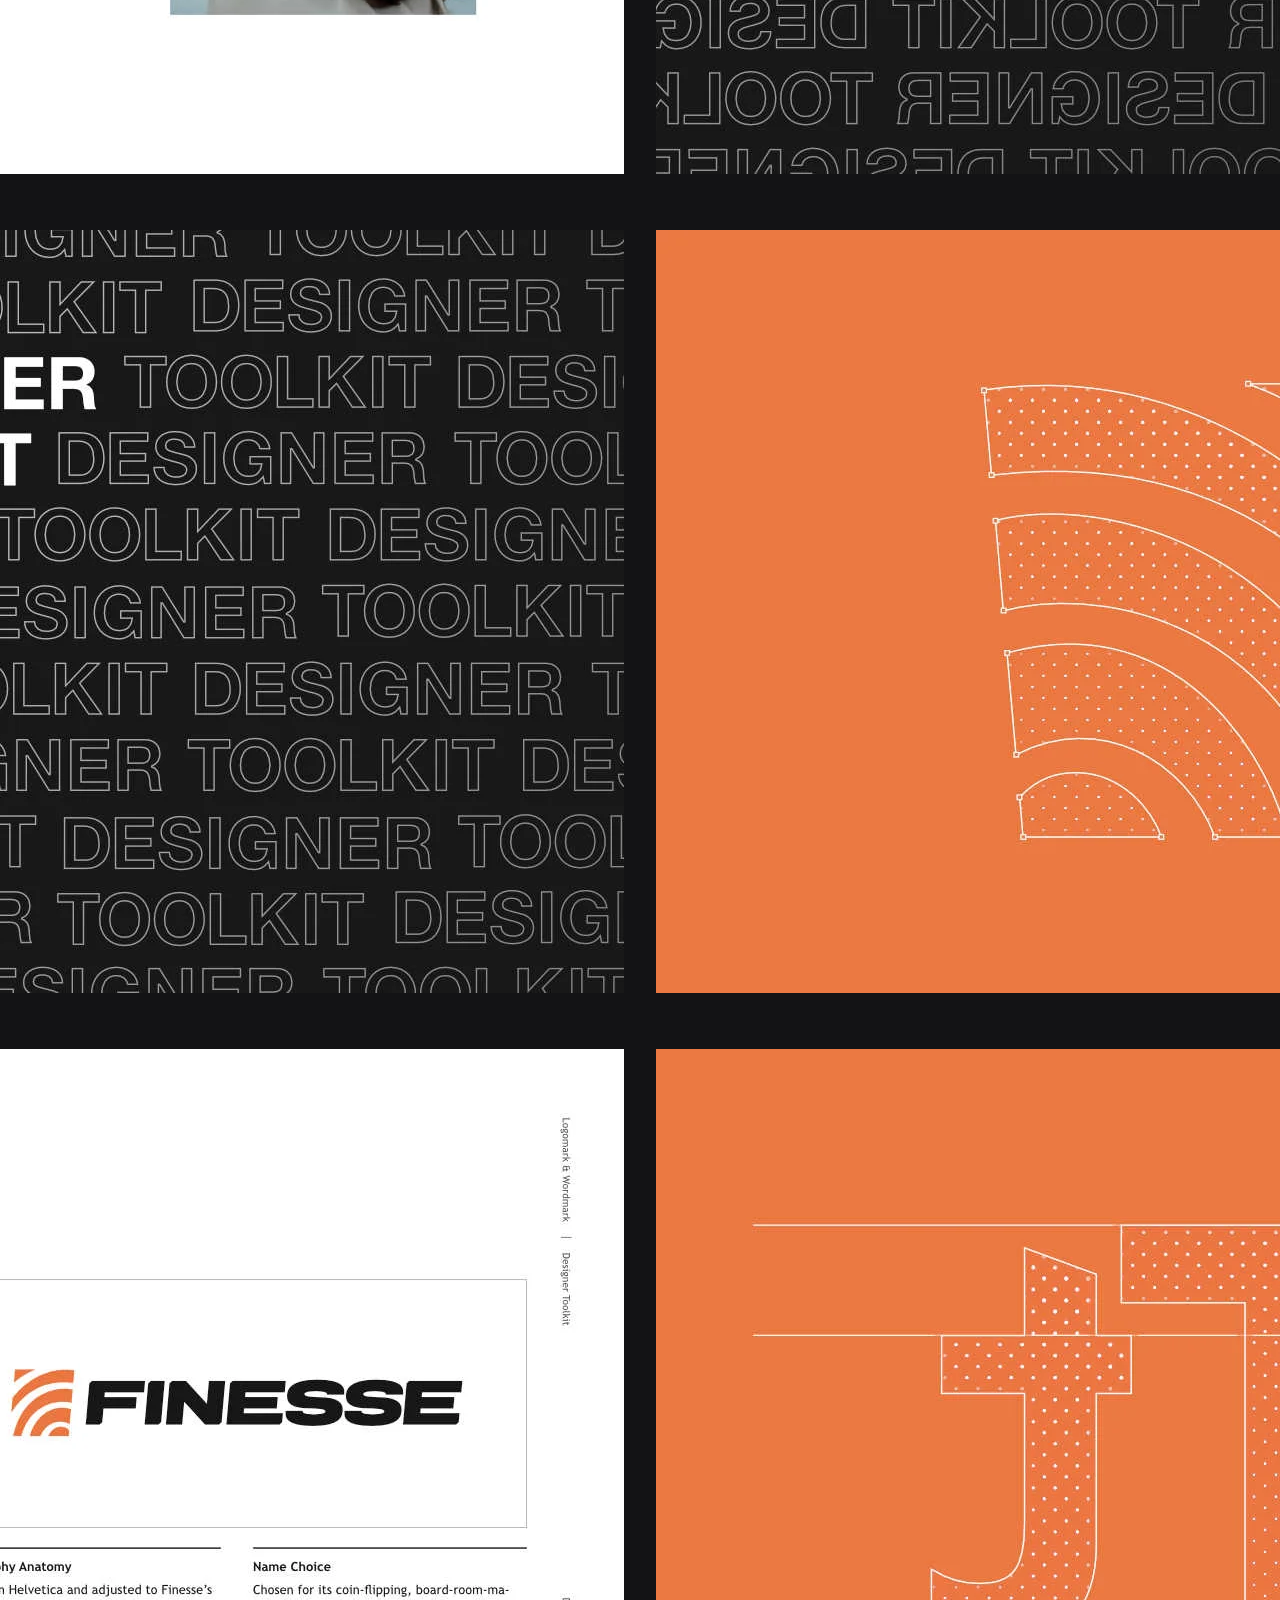
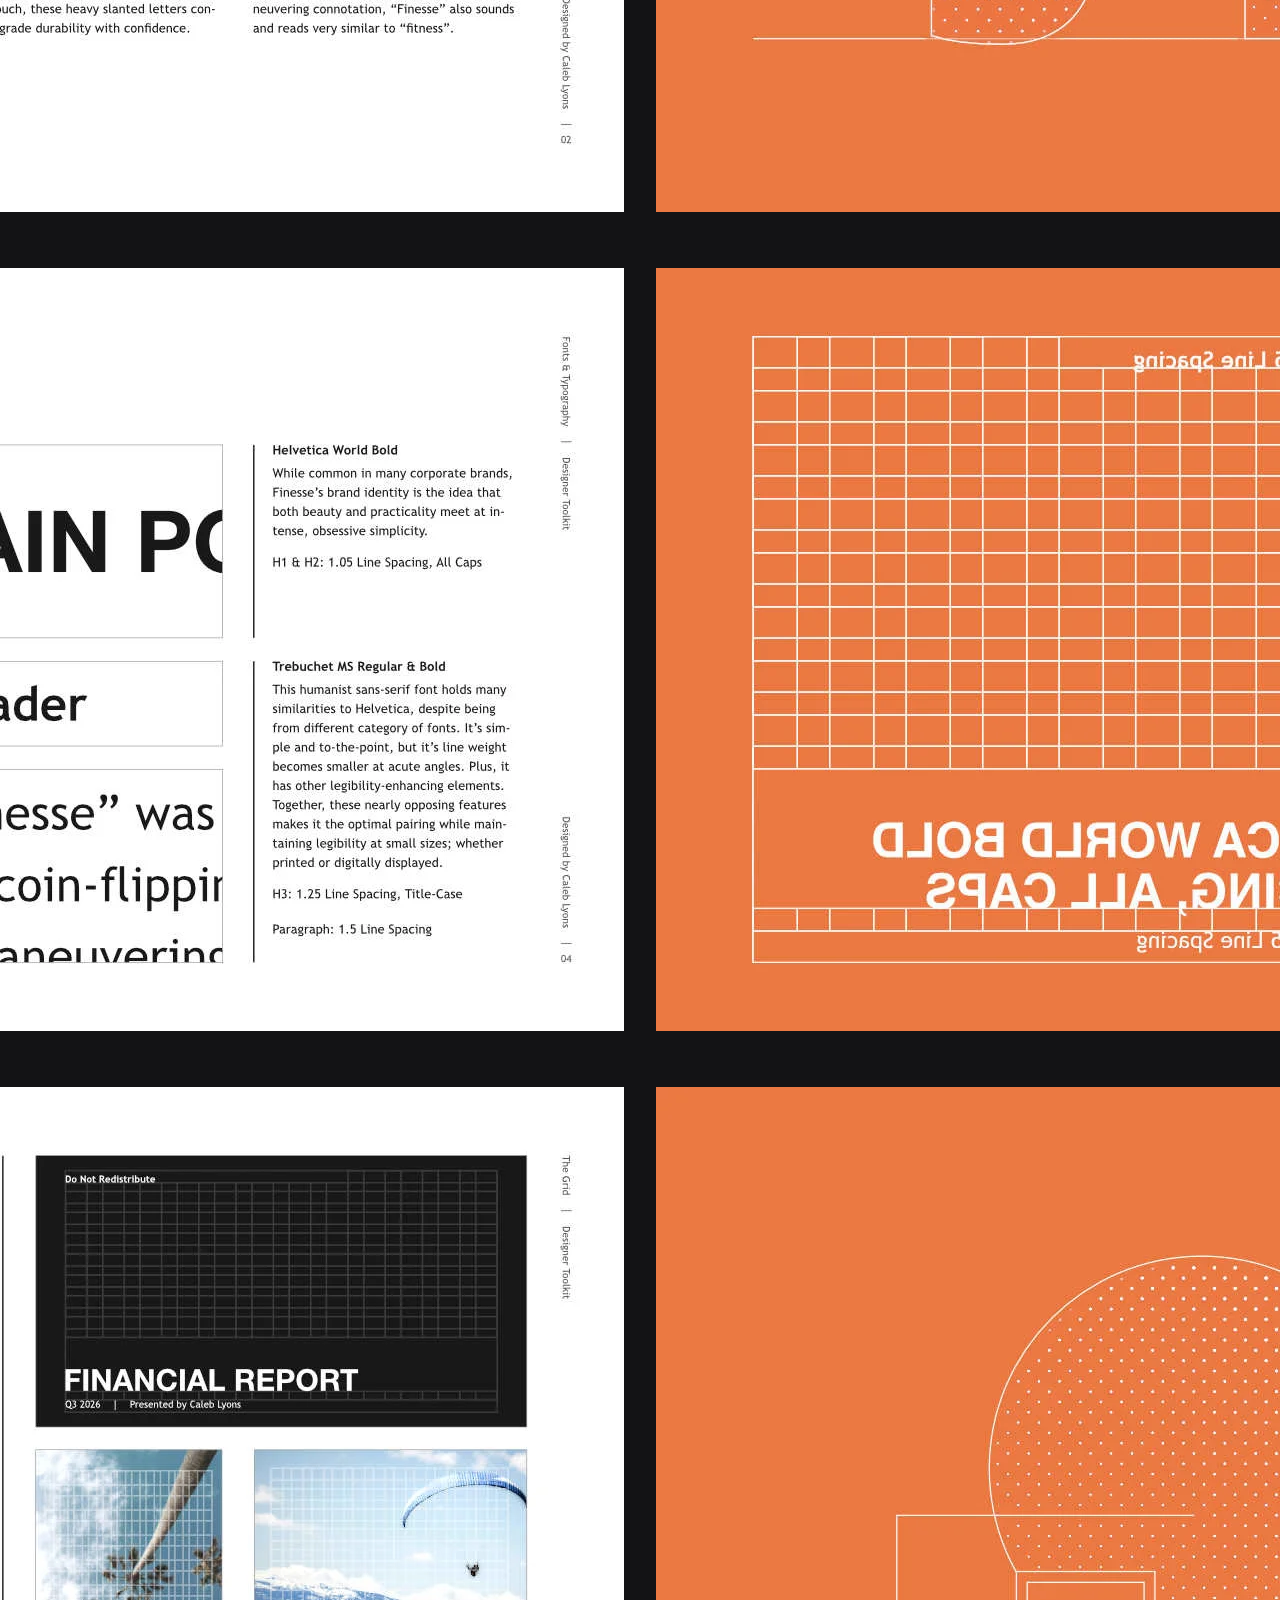
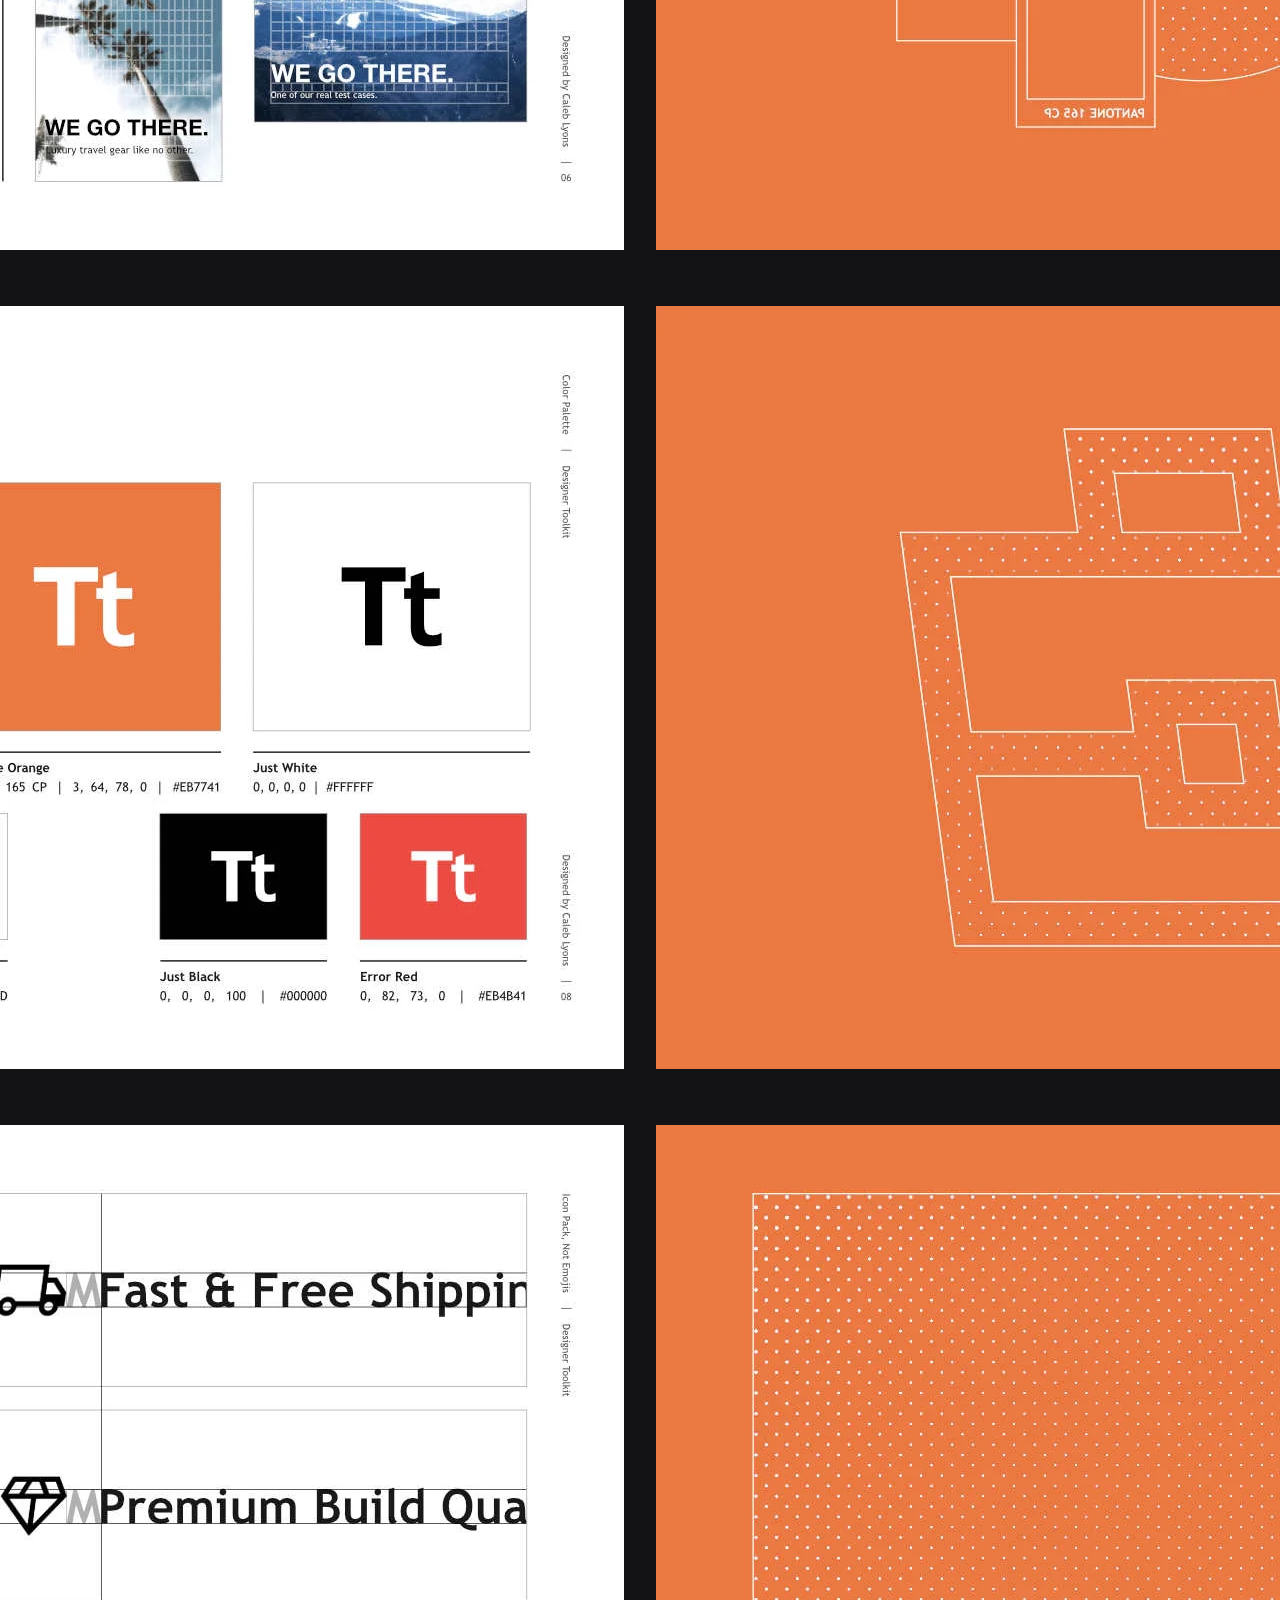
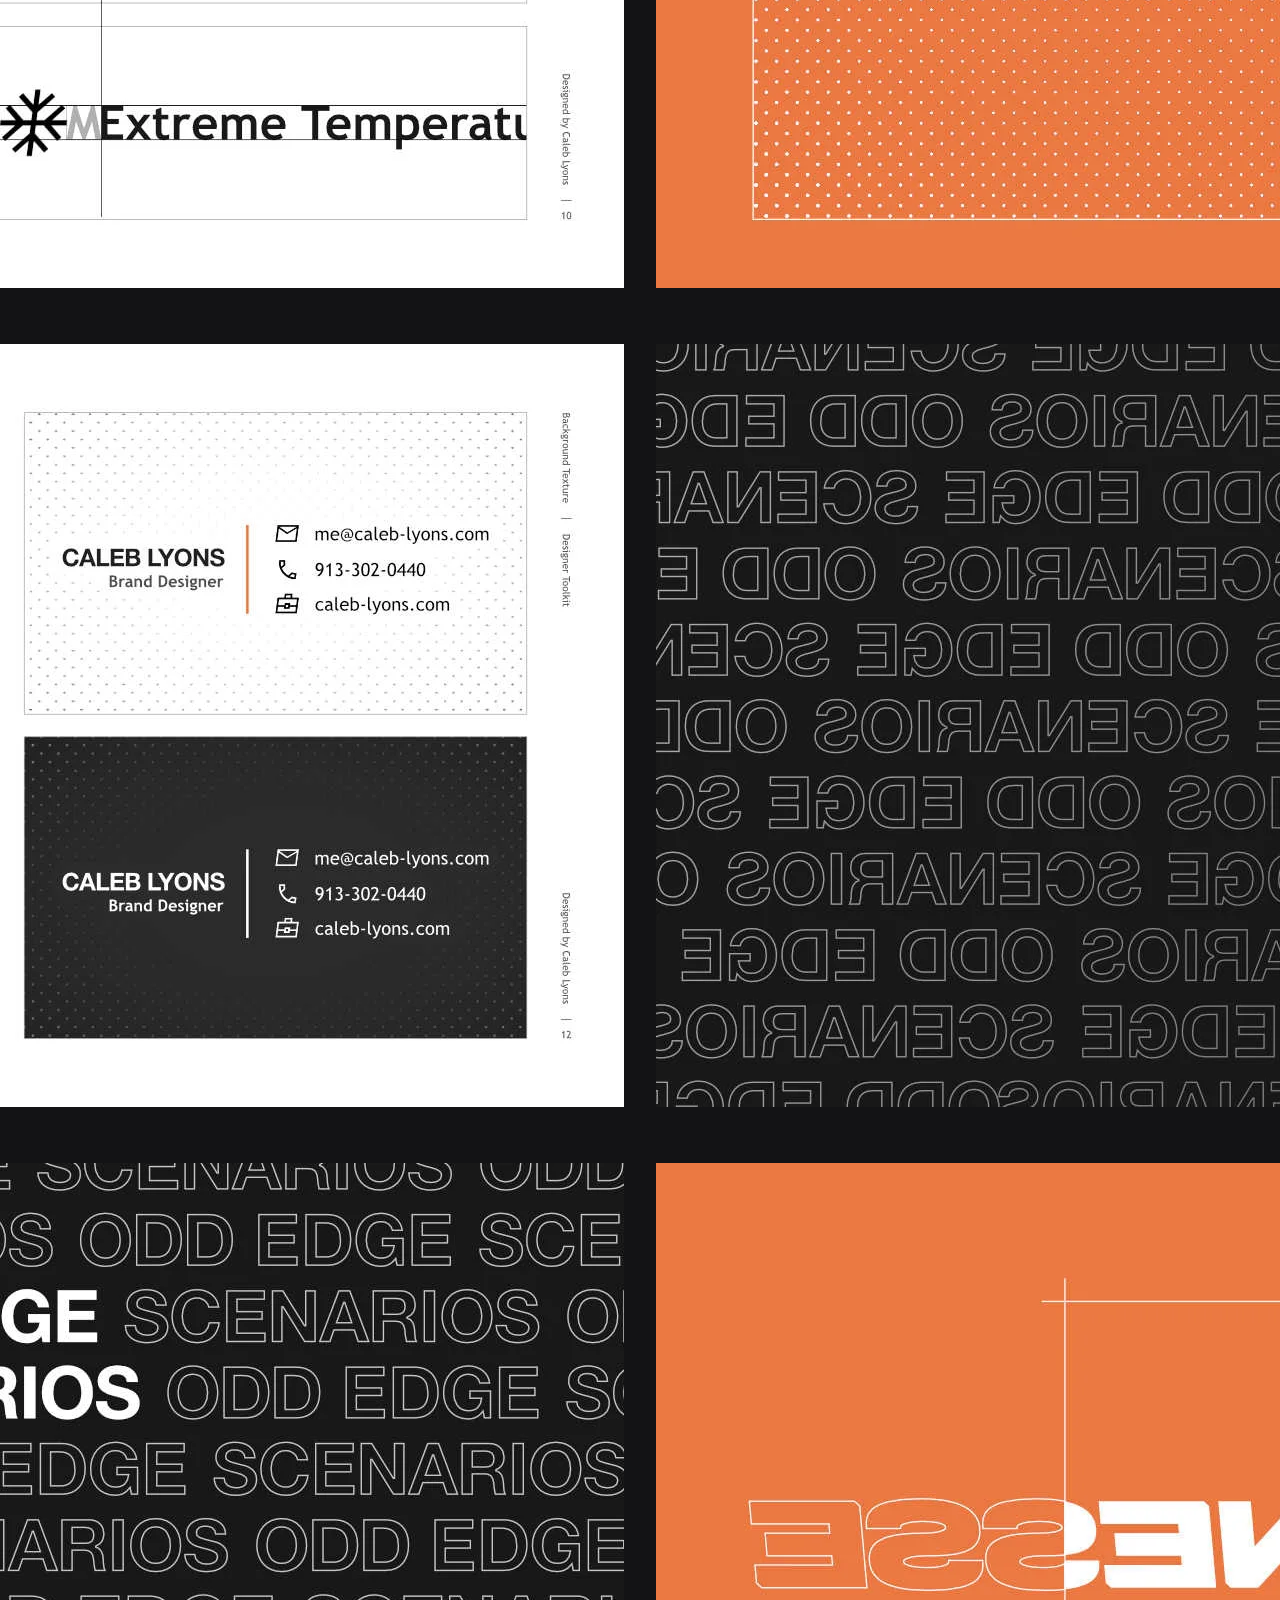
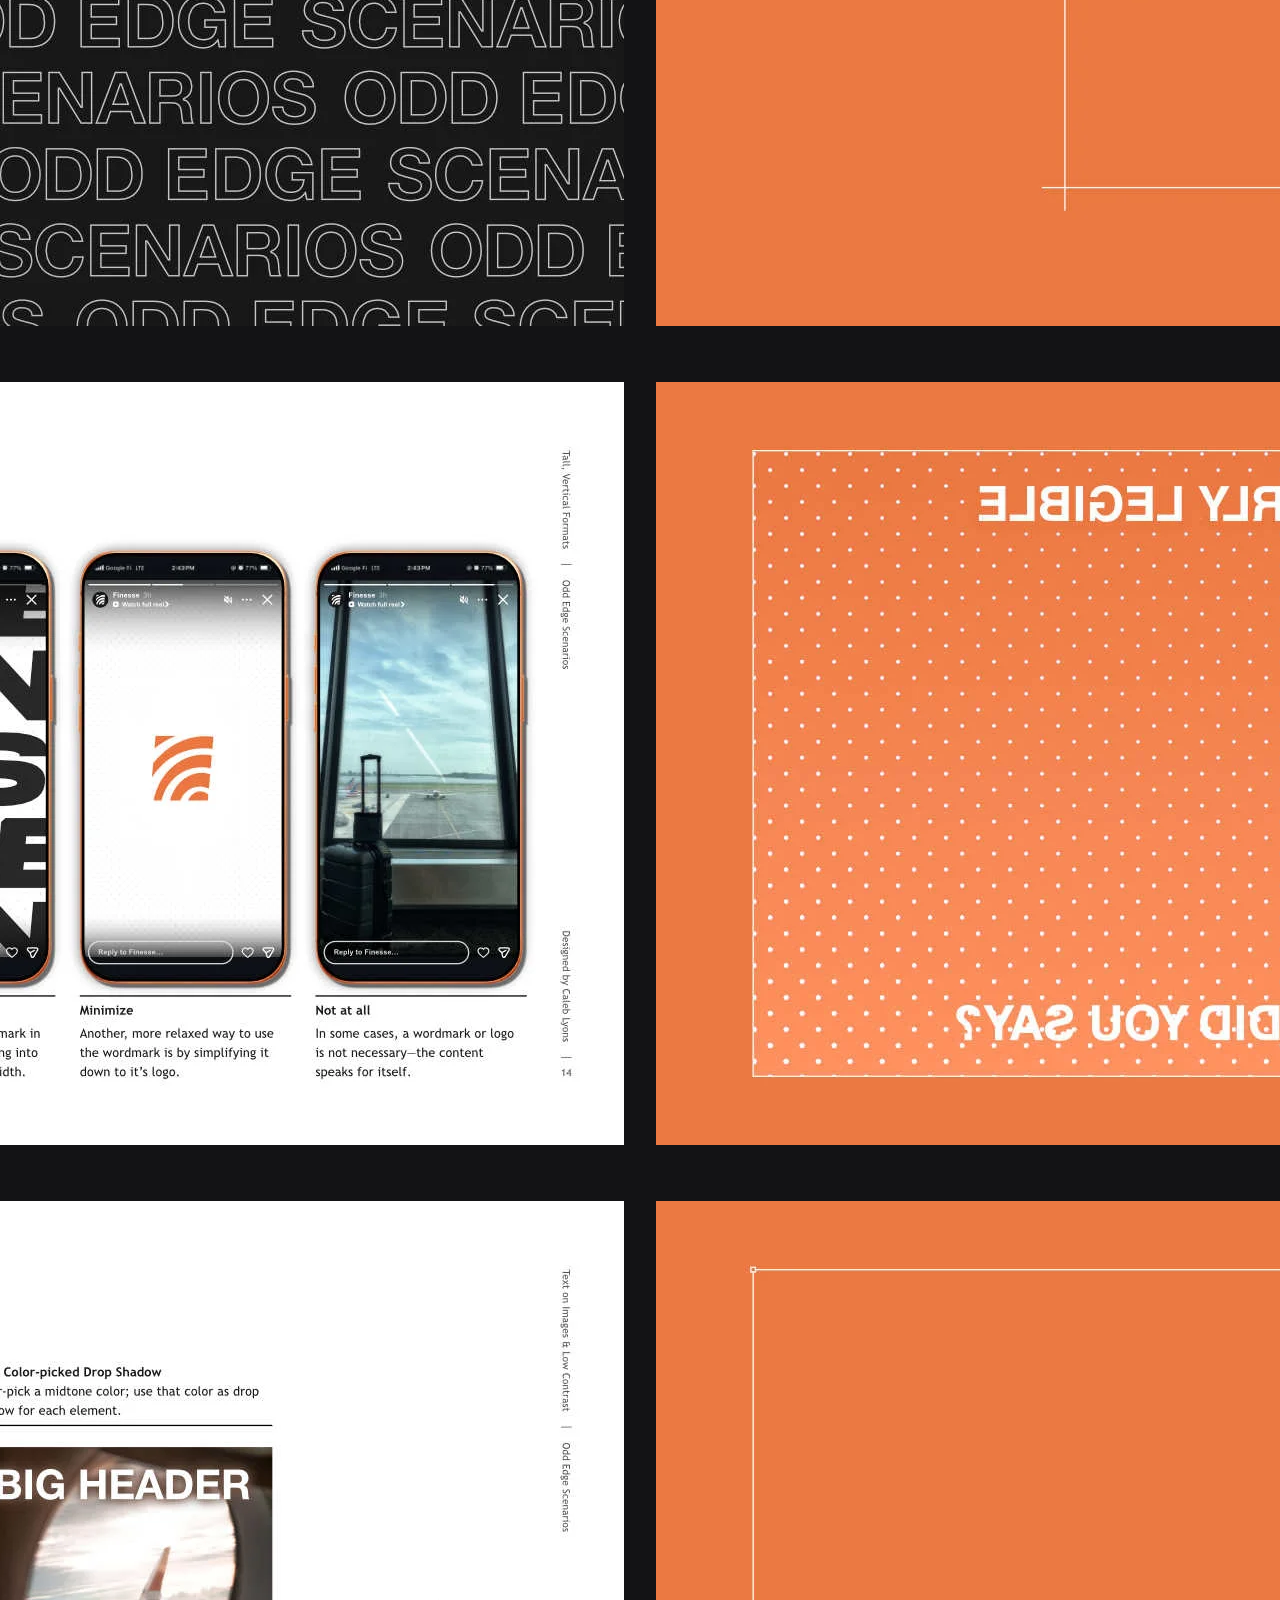
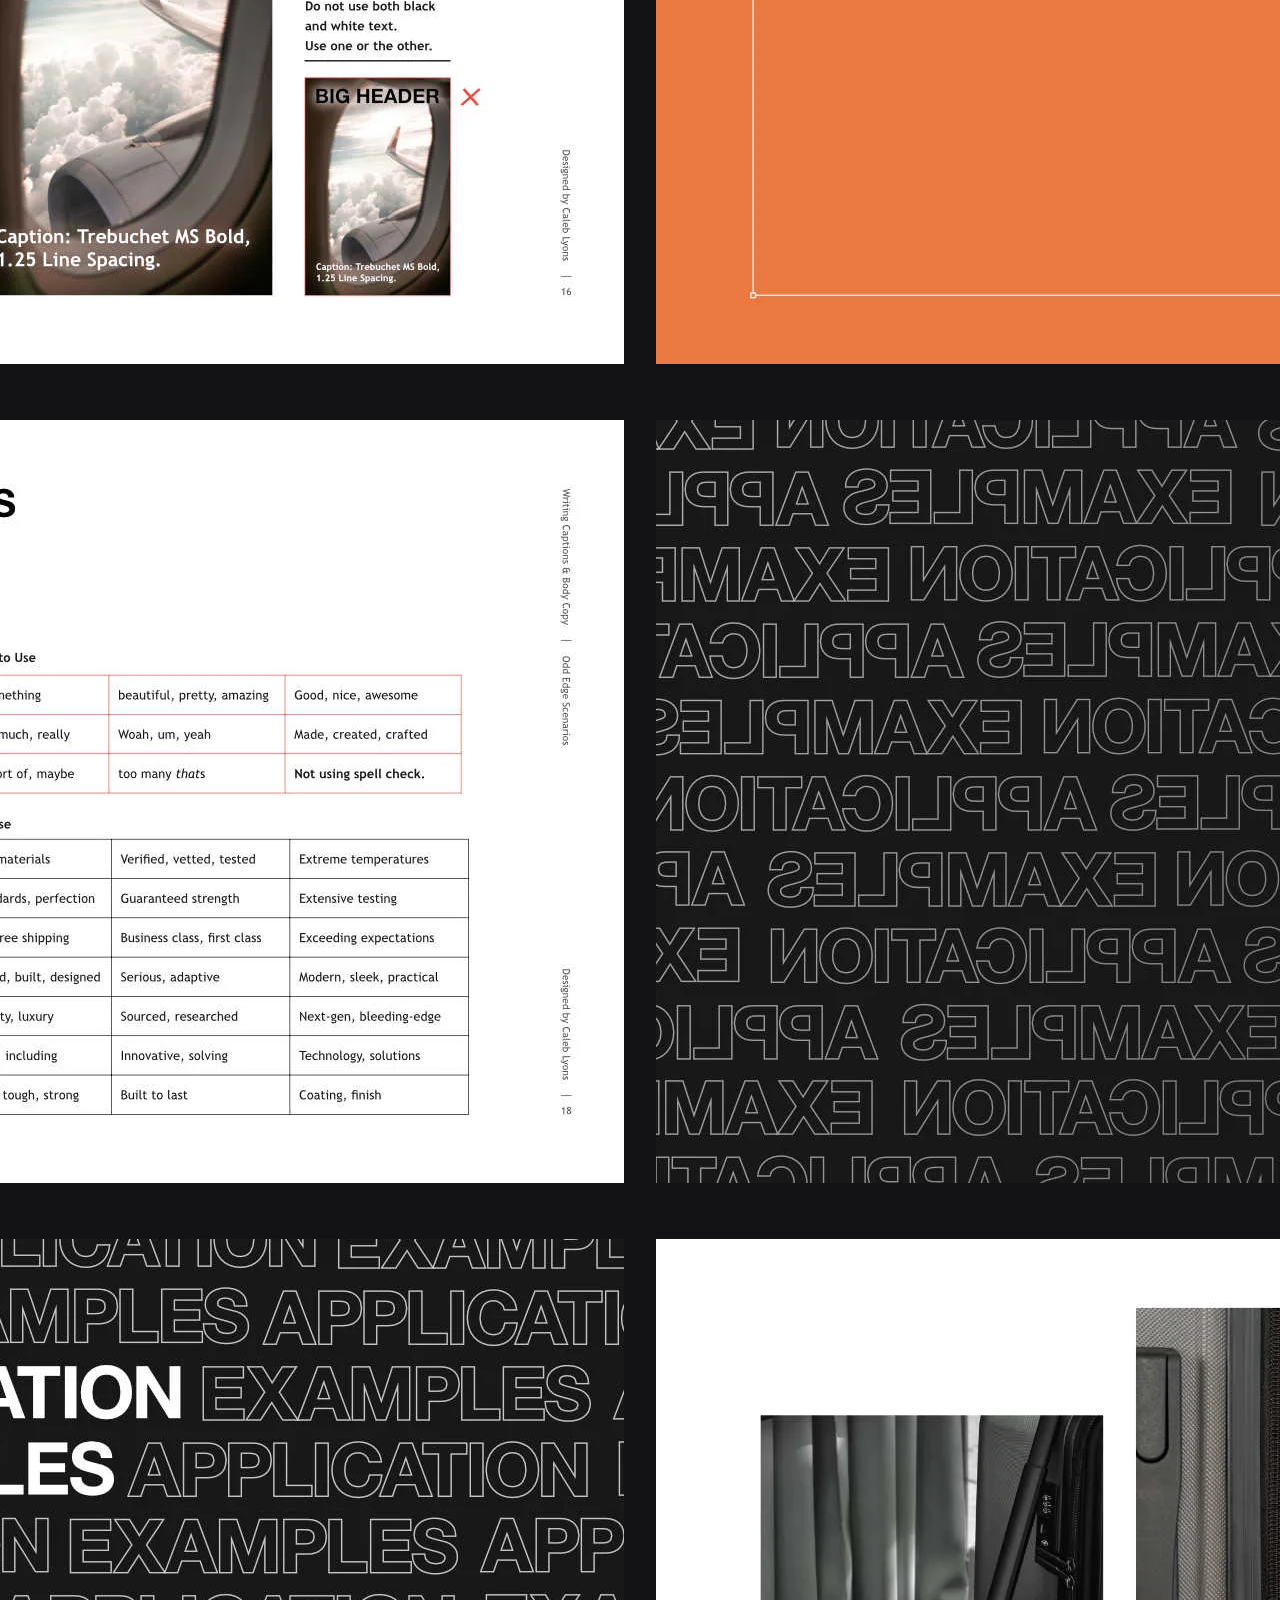
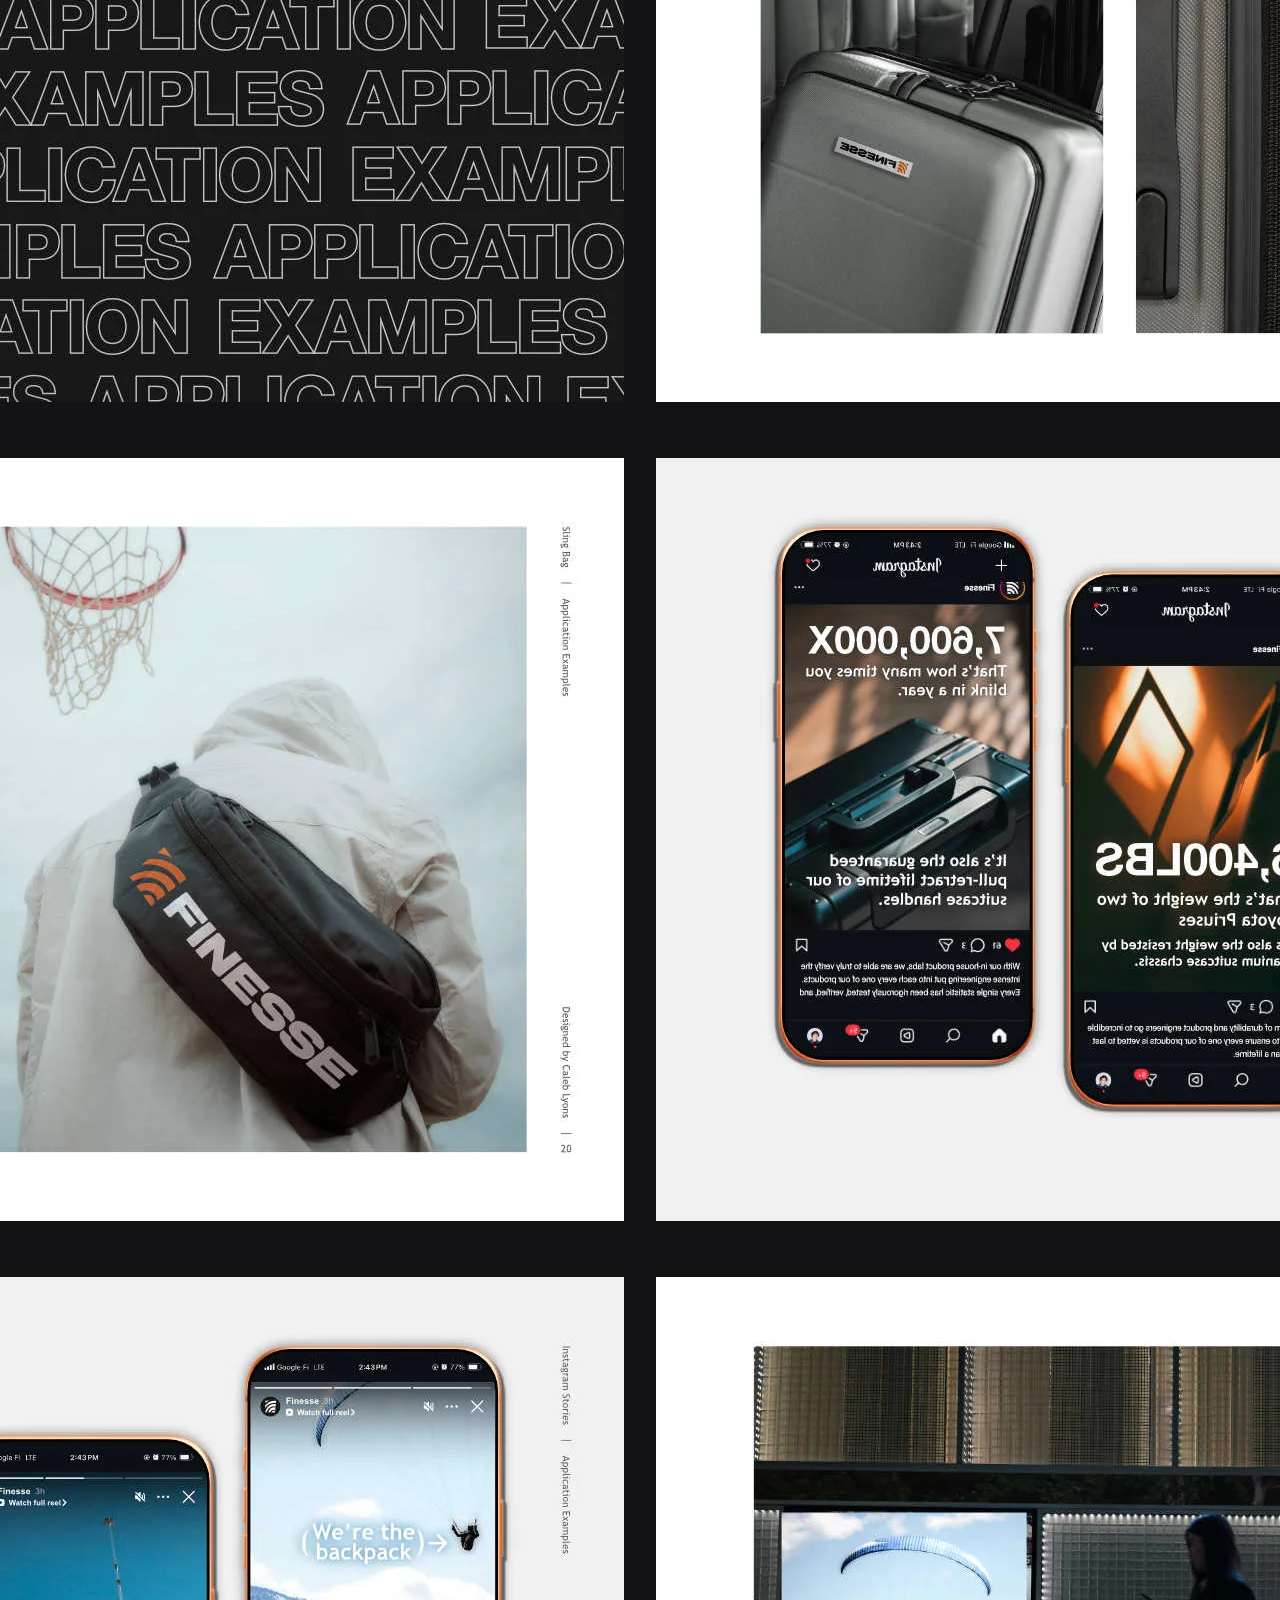
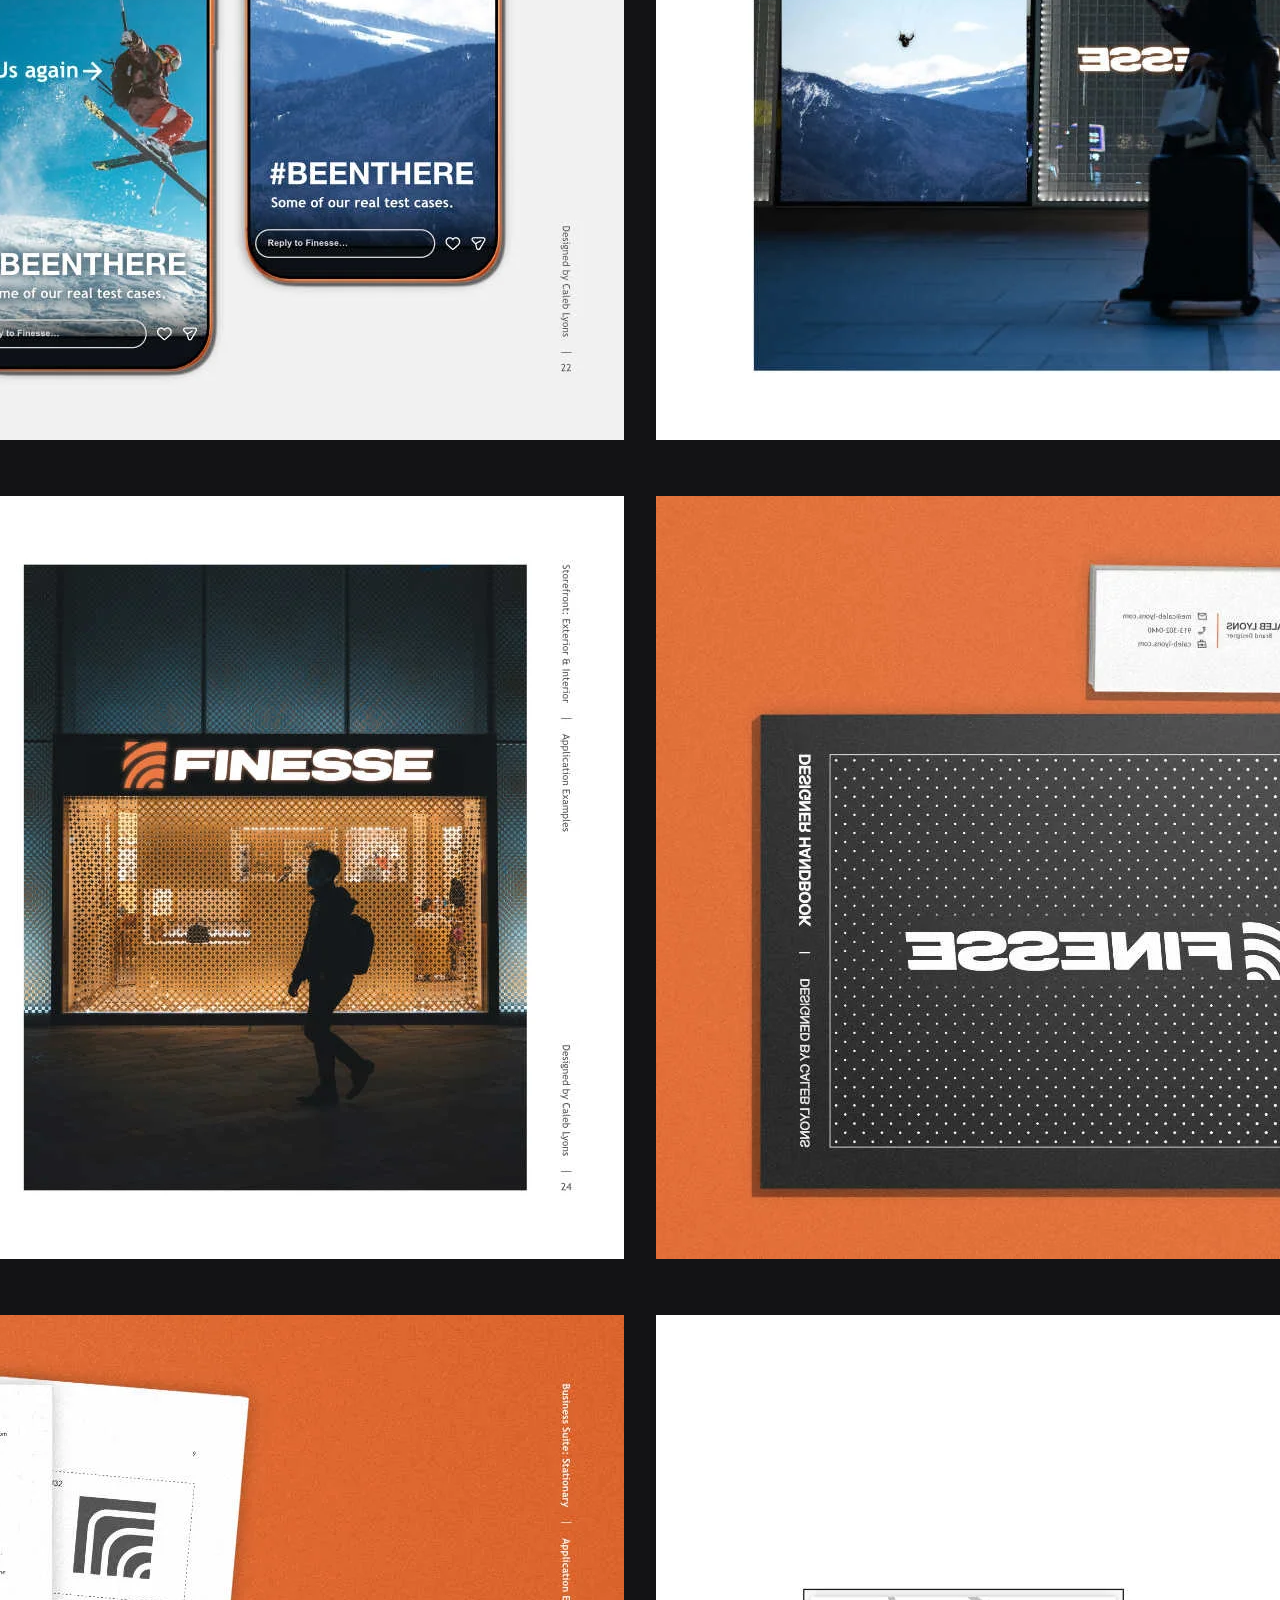
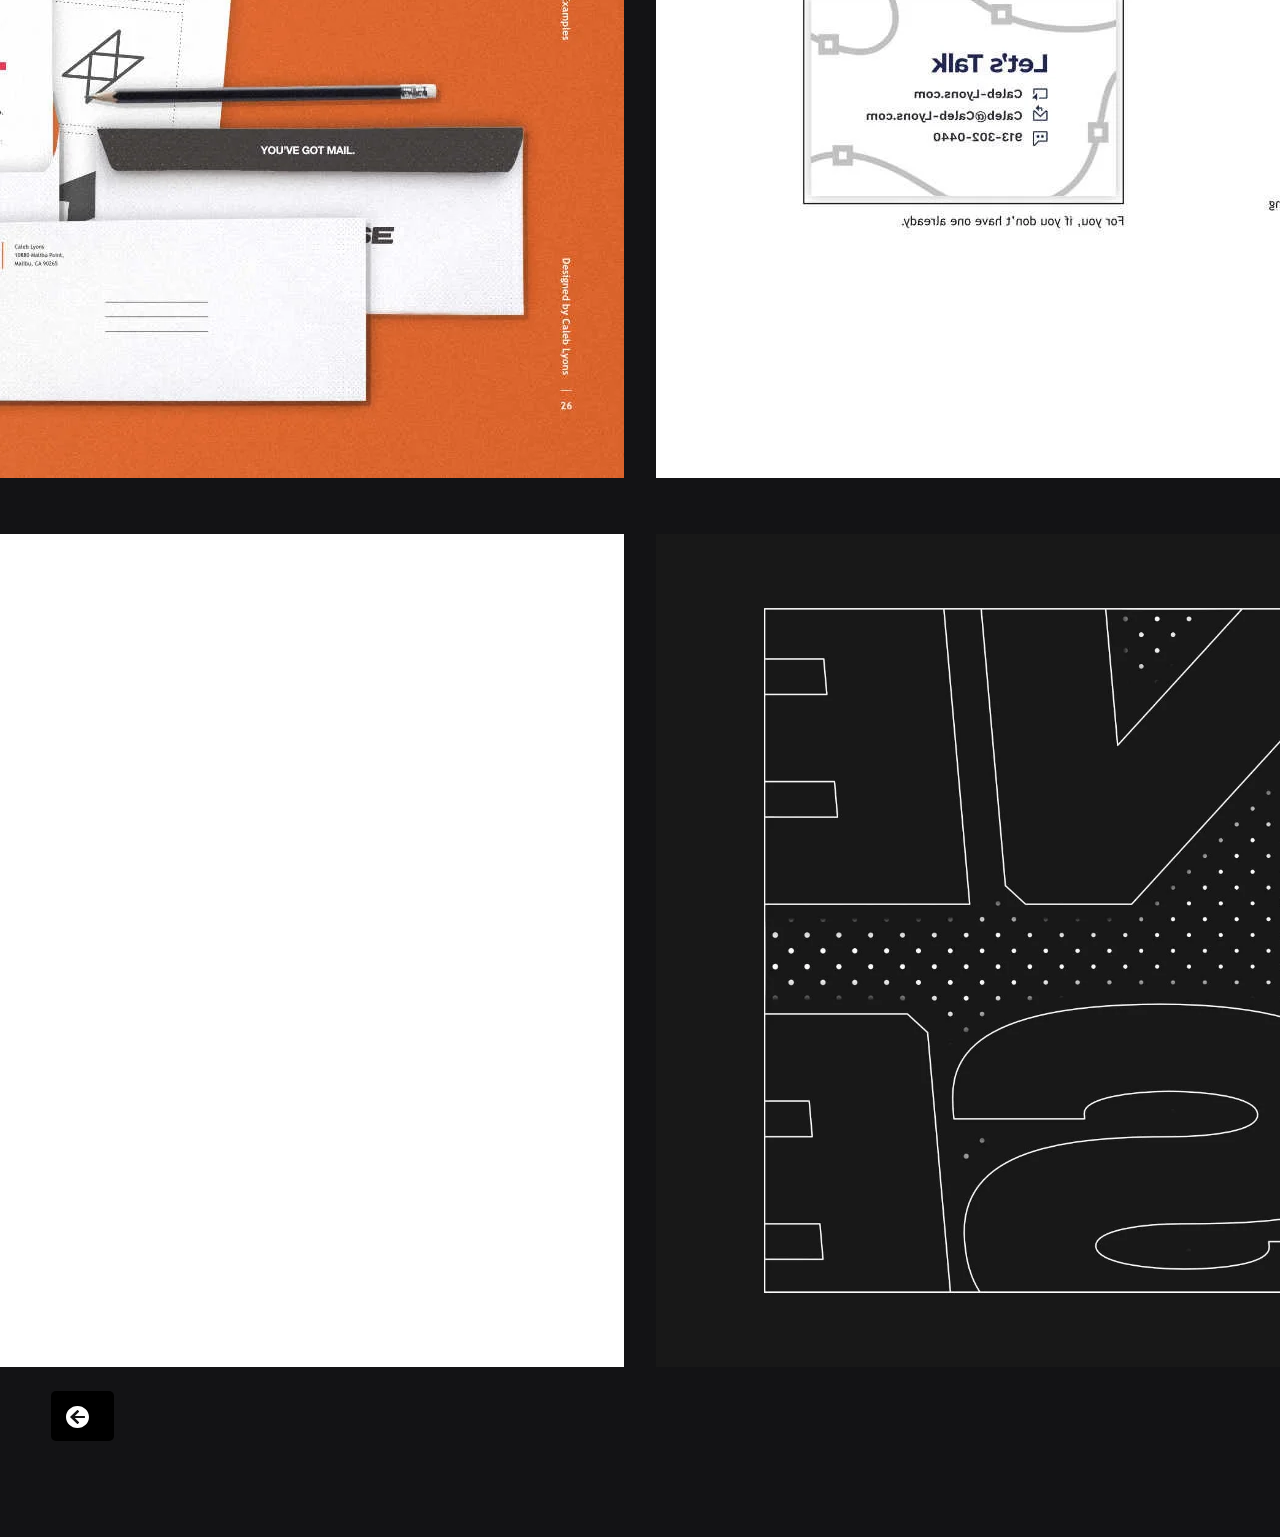
<file: finesse.html>
<!DOCTYPE html>

<html lang="en-us">
<head>
  <meta name="robots" content="noindex">
  <meta charset="utf-8">
  <meta name="viewport" content="width=device-width, initial-scale=1">
  <meta name="theme-color" content="#000000">
  <title>Caleb Lyons: Brand System & Design</title>
  <link rel="icon" type="image/svg" href="Icons/caleb-lyons.com_favicon.svg">
  <link href="styles.css" rel="stylesheet" type="text/css">
  <script src="./book.js" defer></script>
</head>

<body class="project book">


   <div class="wrapper">
    <div>
      <h1><a href="./#Projects" class="nav button"><img class="hideOnTablet" src="Icons/caleb-lyons.com_back.svg">Caleb Lyons' Portfolio</a></h1>
      <button class="copy hideOnTablet" onclick="copyEmail()"><img src="Icons/caleb-lyons.com_mail.svg">C@caleb-lyons.com</button></li>
      <button class="copy hideOnTablet" onclick="copyPhone()"><img src="Icons/caleb-lyons.com_phone.svg">913-302-0440</button>
      <a href="https://www.linkedin.com/in/caleb-lyons-design/" target="_blank" class="external button hideOnTablet"><img src="Icons/caleb-lyons.com_LinkedIn.svg">LinkedIn</a>
      
      <a class="showOnTablet button" href="mailto:c@caleb-lyons.com"><img src="Icons/caleb-lyons.com_mail.svg"></a>
      <a class="showOnTablet button" href="tel:+1913-302-0440"><img src="Icons/caleb-lyons.com_phone.svg"></a>
      <a class="showOnTablet button" href="https://www.linkedin.com/in/caleb-lyons-design/" target="_blank"><img src="Icons/caleb-lyons.com_LinkedIn.svg"></a>
    </div>
  </div>
  
  <!--
    
  <div class="menu" id="nav" popover><ul><nav>
    <li><a href="./#Projects" class="button"><img src="Icons/caleb-lyons.com_project.svg">Project Gallery</a></li>
    <li><a href="./#about" class="button"><img src="Icons/caleb-lyons.com_about.svg">About Me</a></li>
    <hr>
    <li class="hideOnTablet"><button class="copy" onclick="copyEmail()"><img src="Icons/caleb-lyons.com_mail.svg">C@caleb-lyons.com</button></li>
    <li class="hideOnTablet"><button class="copy" onclick="copyPhone()"><img src="Icons/caleb-lyons.com_phone.svg">913-302-0440</button></li>
    <li class="showOnTablet"><a href="mailto:C@caleb-lyons.com" class="button" onclick="copyEmail()"><img src="Icons/caleb-lyons.com_mail.svg">C@caleb-lyons.com</a></li>
    <li class="showOnTablet"><a href="tel:+1913-302-0440" class="button" onclick="copyPhone()"><img src="Icons/caleb-lyons.com_phone.svg">913-302-0440</a></li>
    <li><a href="https://www.linkedin.com/in/caleb-lyons-design/" target="_blank" class="external button"><img src="Icons/caleb-lyons.com_LinkedIn.svg">LinkedIn</a></li>
    -->
      <!--
        <li><a href="Downloads/CalebL_Resume.pdf" class="button"><img src="Icons/caleb-lyons.com_resume.svg">Resume PDF</a></li>
        <li class="showOnTablet"><a href="Downloads/CalebLyons_Portfolio.pdf" class="button"><img src="Icons/caleb-lyons.com_letter.svg">Portfolio PDF</a></li>
        <li><a href="Downloads/CalebLyons_Portfolio.pdf" class="button download" download><img src="Icons/caleb-lyons.com_letter.svg">Portfolio PDF</a></li>
      -->
        <!-- 
        </ul></nav></div>
        
        <div class="menu" id="contacts" popover><ul>
          <li class="hideOnTablet"><button class="copy" onclick="copyEmail()"><img src="Icons/caleb-lyons.com_mail.svg">C@caleb-lyons.com</button></li>
          <li class="hideOnTablet"><button class="copy" onclick="copyPhone()"><img src="Icons/caleb-lyons.com_phone.svg">913-302-0440</button></li>
          <li class="showOnTablet"><a href="mailto:C@caleb-lyons.com" class="button" onclick="copyEmail()"><img src="Icons/caleb-lyons.com_mail.svg">C@caleb-lyons.com</a></li>
          <li class="showOnTablet"><a href="tel:+1913-302-0440" class="button" onclick="copyPhone()"><img src="Icons/caleb-lyons.com_phone.svg">913-302-0440</a></li>
          <li><a href="https://www.linkedin.com/in/caleb-lyons-design/" target="_blank" class="external button"><img src="Icons/caleb-lyons.com_LinkedIn.svg">LinkedIn</a></li>
        </ul></div>
        -->
        
  <script>
    function copyEmail() {
        navigator.clipboard.writeText
            ("C@caleb-lyons.com");
    }
    function copyPhone() {
        navigator.clipboard.writeText
            ("913 302 0440");
    }
  </script>


<!--


  <div class="menu" id="downloads" popover><ul>
    <li><a href="Downloads/CalebL_Resume.pdf" class="button download" download><img src="Icons/caleb-lyons.com_resume.svg">My Resume</a></li>
    <li><a href="Downloads/CalebL_Portfolio.pdf" class="button download" download><img src="Icons/caleb-lyons.com_screen.svg">Digital Portfolio PDF</a></li>
    <li><a href="Downloads/CalebLyons_Portfolio.pdf" class="button download" download><img src="Icons/caleb-lyons.com_letter.svg">Letter Paper Portfolio PDF</a></li>
  </ul></div>
  
  <div class="menu" id="exports" popover><ul>
    <li><a href="Downloads/CalebL_Portfolio.pdf" class="button download" download><img src="Icons/caleb-lyons.com_screen.svg">Digital Presentation ( 4K )</a></li>
    <li><a href="Downloads/CalebLyons_Portfolio.pdf" class="button download" download><img src="Icons/caleb-lyons.com_letter.svg">Letter Paper ( 8.5x11 in )</a></li>
  </ul></div>
  
    <div class="menu" id="contactsmobile" popover><ul>
      <li><button class="copy" onclick="copyEmail()"><img src="Icons/caleb-lyons.com_mail.svg">C@caleb-lyons.com</button></li>
      <li><button class="copy" onclick="copyPhone()"><img src="Icons/caleb-lyons.com_phone.svg">913-302-0440</button></li>
      <li><a href="https://www.linkedin.com/in/caleb-lyons-design/" target="_blank" class="external button"><img src="Icons/caleb-lyons.com_LinkedIn.svg">&nbsp;LinkedIn</a></li>
    </ul></div>
  
  -->


  <main>

    <button id="prev-btn">
      <img src="Icons/caleb-lyons.com_arrow.svg" alt="previous page">
    </button>

    <div id="book">
      
      <div id="g00" class="paper">
        <img src="Images/Finesse/caleb-lyons.com_BrandDesign_Front.webp" loading="lazy">
        <img src="Images/Finesse/caleb-lyons.com_BrandDesign_White.webp" loading="lazy">
      </div>
      <div id="g01" class="paper">
        <img src="Images/Finesse/caleb-lyons.com_BrandDesign_1.webp" loading="lazy">
        <img src="Images/Finesse/caleb-lyons.com_BrandDesign_2.webp" loading="lazy">
      </div>
      <div id="g02" class="paper">
        <img src="Images/Finesse/caleb-lyons.com_BrandDesign_3.webp" loading="lazy">
        <img src="Images/Finesse/caleb-lyons.com_BrandDesign_4.webp" loading="lazy">
      </div>
      <div id="g03" class="paper">
        <img src="Images/Finesse/caleb-lyons.com_BrandDesign_5.webp" loading="lazy">
        <img src="Images/Finesse/caleb-lyons.com_BrandDesign_6.webp" loading="lazy">
      </div>
      <div id="g04" class="paper">
        <img src="Images/Finesse/caleb-lyons.com_BrandDesign_7.webp" loading="lazy">
        <img src="Images/Finesse/caleb-lyons.com_BrandDesign_8.webp" loading="lazy">
      </div>
      <div id="g05" class="paper">
        <img src="Images/Finesse/caleb-lyons.com_BrandDesign_9.webp" loading="lazy">
        <img src="Images/Finesse/caleb-lyons.com_BrandDesign_10.webp" loading="lazy">
      </div>
      <div id="g06" class="paper">
        <img src="Images/Finesse/caleb-lyons.com_BrandDesign_11.webp" loading="lazy">
        <img src="Images/Finesse/caleb-lyons.com_BrandDesign_12.webp" loading="lazy">
      </div>
      <div id="g07" class="paper">
        <img src="Images/Finesse/caleb-lyons.com_BrandDesign_13.webp" loading="lazy">
        <img src="Images/Finesse/caleb-lyons.com_BrandDesign_14.webp" loading="lazy">
      </div>
      <div id="g08" class="paper">
        <img src="Images/Finesse/caleb-lyons.com_BrandDesign_15.webp" loading="lazy">
        <img src="Images/Finesse/caleb-lyons.com_BrandDesign_16.webp" loading="lazy">
      </div>
      <div id="g09" class="paper">
        <img src="Images/Finesse/caleb-lyons.com_BrandDesign_17.webp" loading="lazy">
        <img src="Images/Finesse/caleb-lyons.com_BrandDesign_18.webp" loading="lazy">
      </div>
      <div id="g10" class="paper">
        <img src="Images/Finesse/caleb-lyons.com_BrandDesign_19.webp" loading="lazy">
        <img src="Images/Finesse/caleb-lyons.com_BrandDesign_20.webp" loading="lazy">
      </div>
      <div id="g11" class="paper">
        <img src="Images/Finesse/caleb-lyons.com_BrandDesign_21.webp" loading="lazy">
        <img src="Images/Finesse/caleb-lyons.com_BrandDesign_22.webp" loading="lazy">
      </div>
      <div id="g12" class="paper">
        <img src="Images/Finesse/caleb-lyons.com_BrandDesign_23.webp" loading="lazy">
        <img src="Images/Finesse/caleb-lyons.com_BrandDesign_24.webp" loading="lazy">
      </div>
      <div id="g13" class="paper">
        <img src="Images/Finesse/caleb-lyons.com_BrandDesign_25.webp" loading="lazy">
        <img src="Images/Finesse/caleb-lyons.com_BrandDesign_26.webp" loading="lazy">
      </div>
      <div id="g14" class="paper">
        <img src="Images/Finesse/caleb-lyons.com_BrandDesign_27.webp" loading="lazy">
        <img src="Images/Finesse/caleb-lyons.com_BrandDesign_28.webp" loading="lazy">
      </div>
      <div id="g15" class="paper">
        <img src="Images/Finesse/caleb-lyons.com_BrandDesign_29.webp" loading="lazy">
        <img src="Images/Finesse/caleb-lyons.com_BrandDesign_30.webp" loading="lazy">
      </div>
      <div id="g16" class="paper">
        <img src="Images/Finesse/caleb-lyons.com_BrandDesign_31.webp" loading="lazy">
        <img src="Images/Finesse/caleb-lyons.com_BrandDesign_32.webp" loading="lazy">
      </div>
      <div id="g17" class="paper">
        <img src="Images/Finesse/caleb-lyons.com_BrandDesign_33.webp" loading="lazy">
        <img src="Images/Finesse/caleb-lyons.com_BrandDesign_34.webp" loading="lazy">
      </div>
      <div id="g18" class="paper">
        <img src="Images/Finesse/caleb-lyons.com_BrandDesign_White.webp" loading="lazy">
        <img src="Images/Finesse/caleb-lyons.com_BrandDesign_Back.webp" loading="lazy">
      </div>
      
    </div>

    <button id="next-btn">
      <img src="Icons/caleb-lyons.com_arrow.svg" alt="next page">
    </button>

  </main>
</body>
</html>
</file>
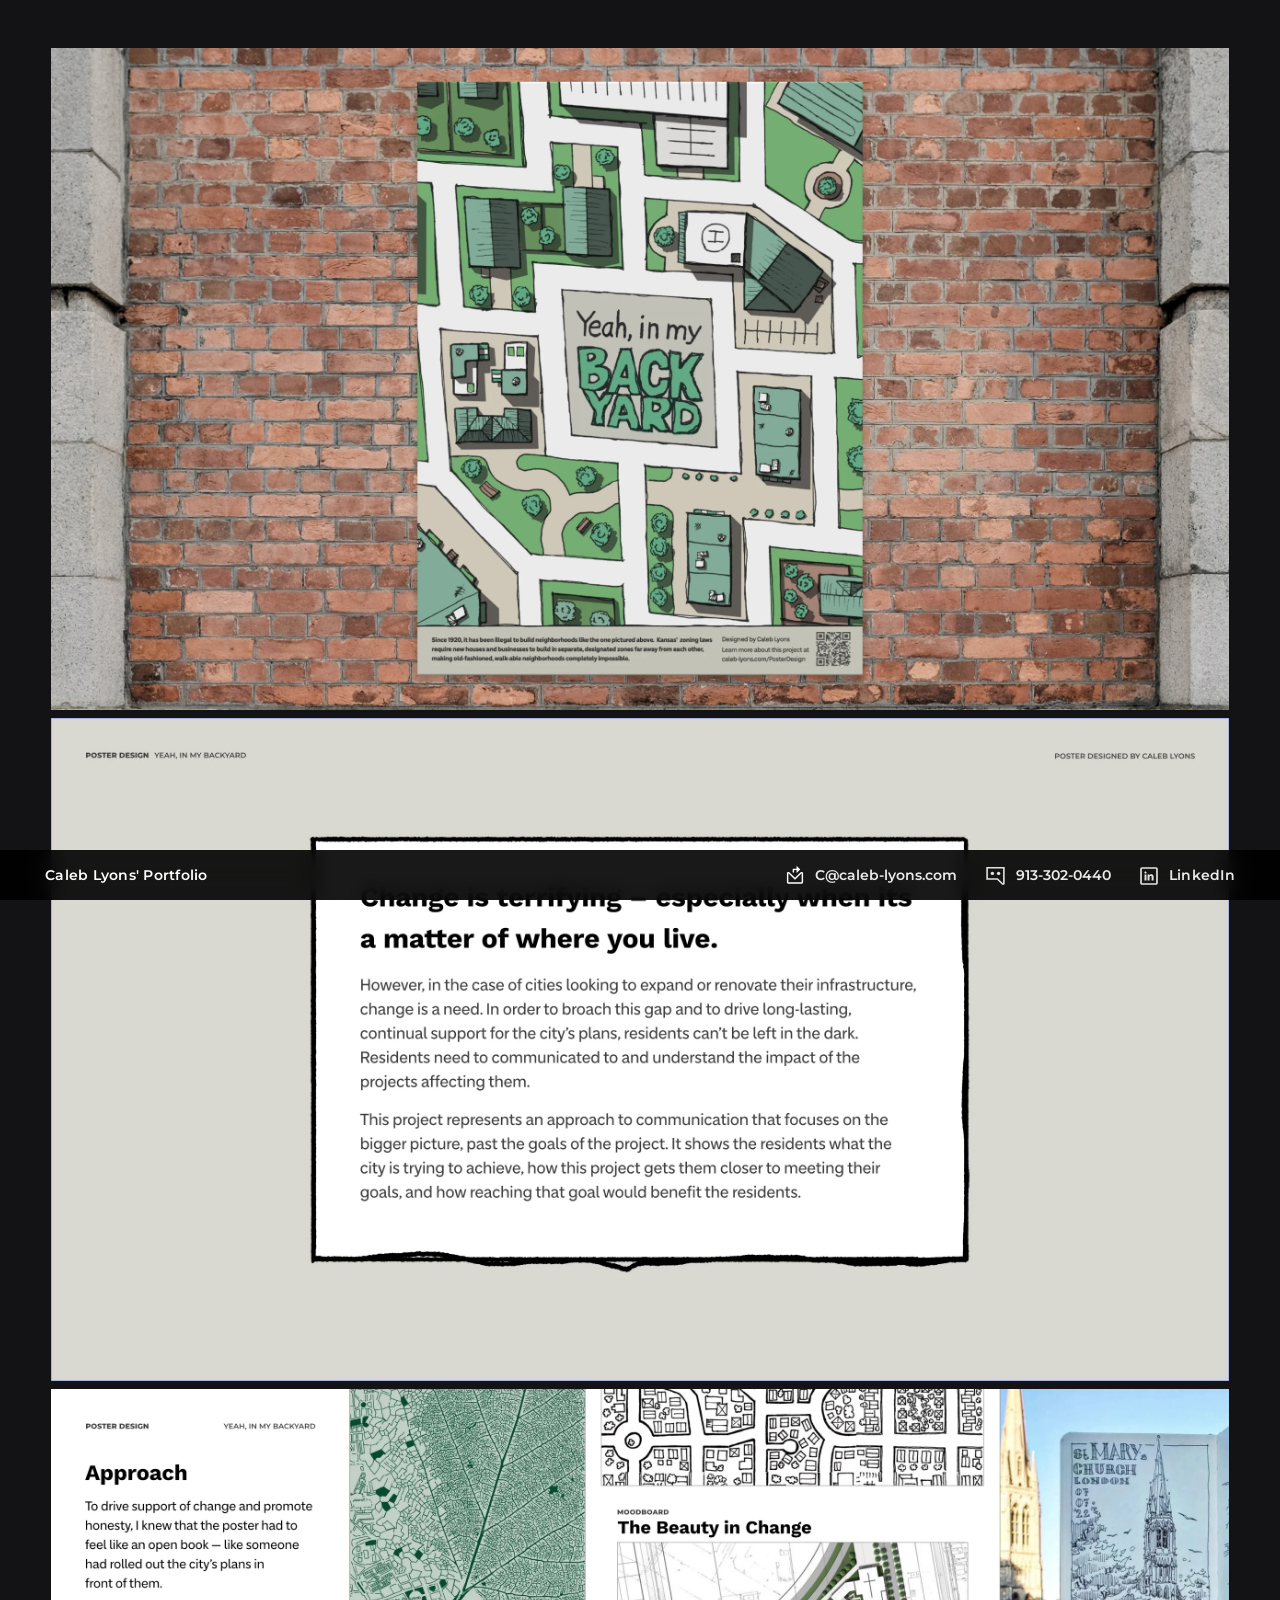
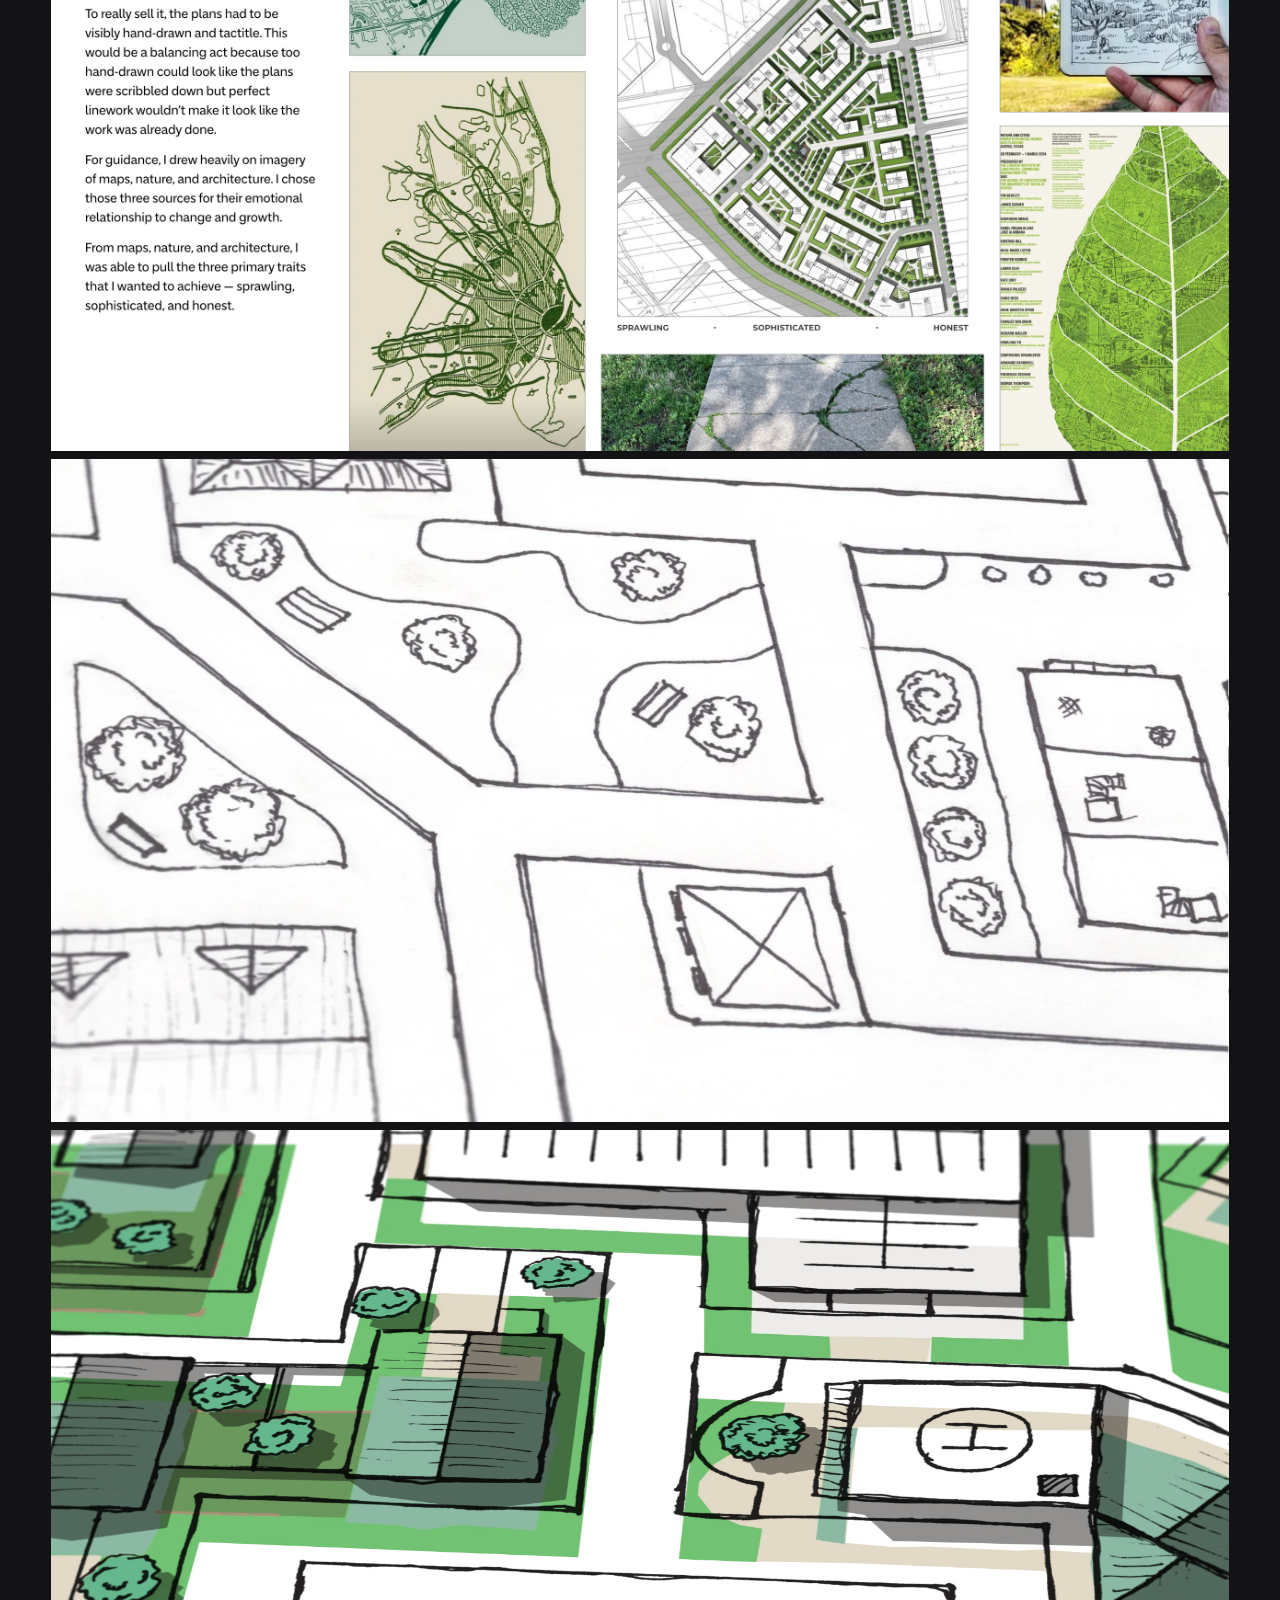
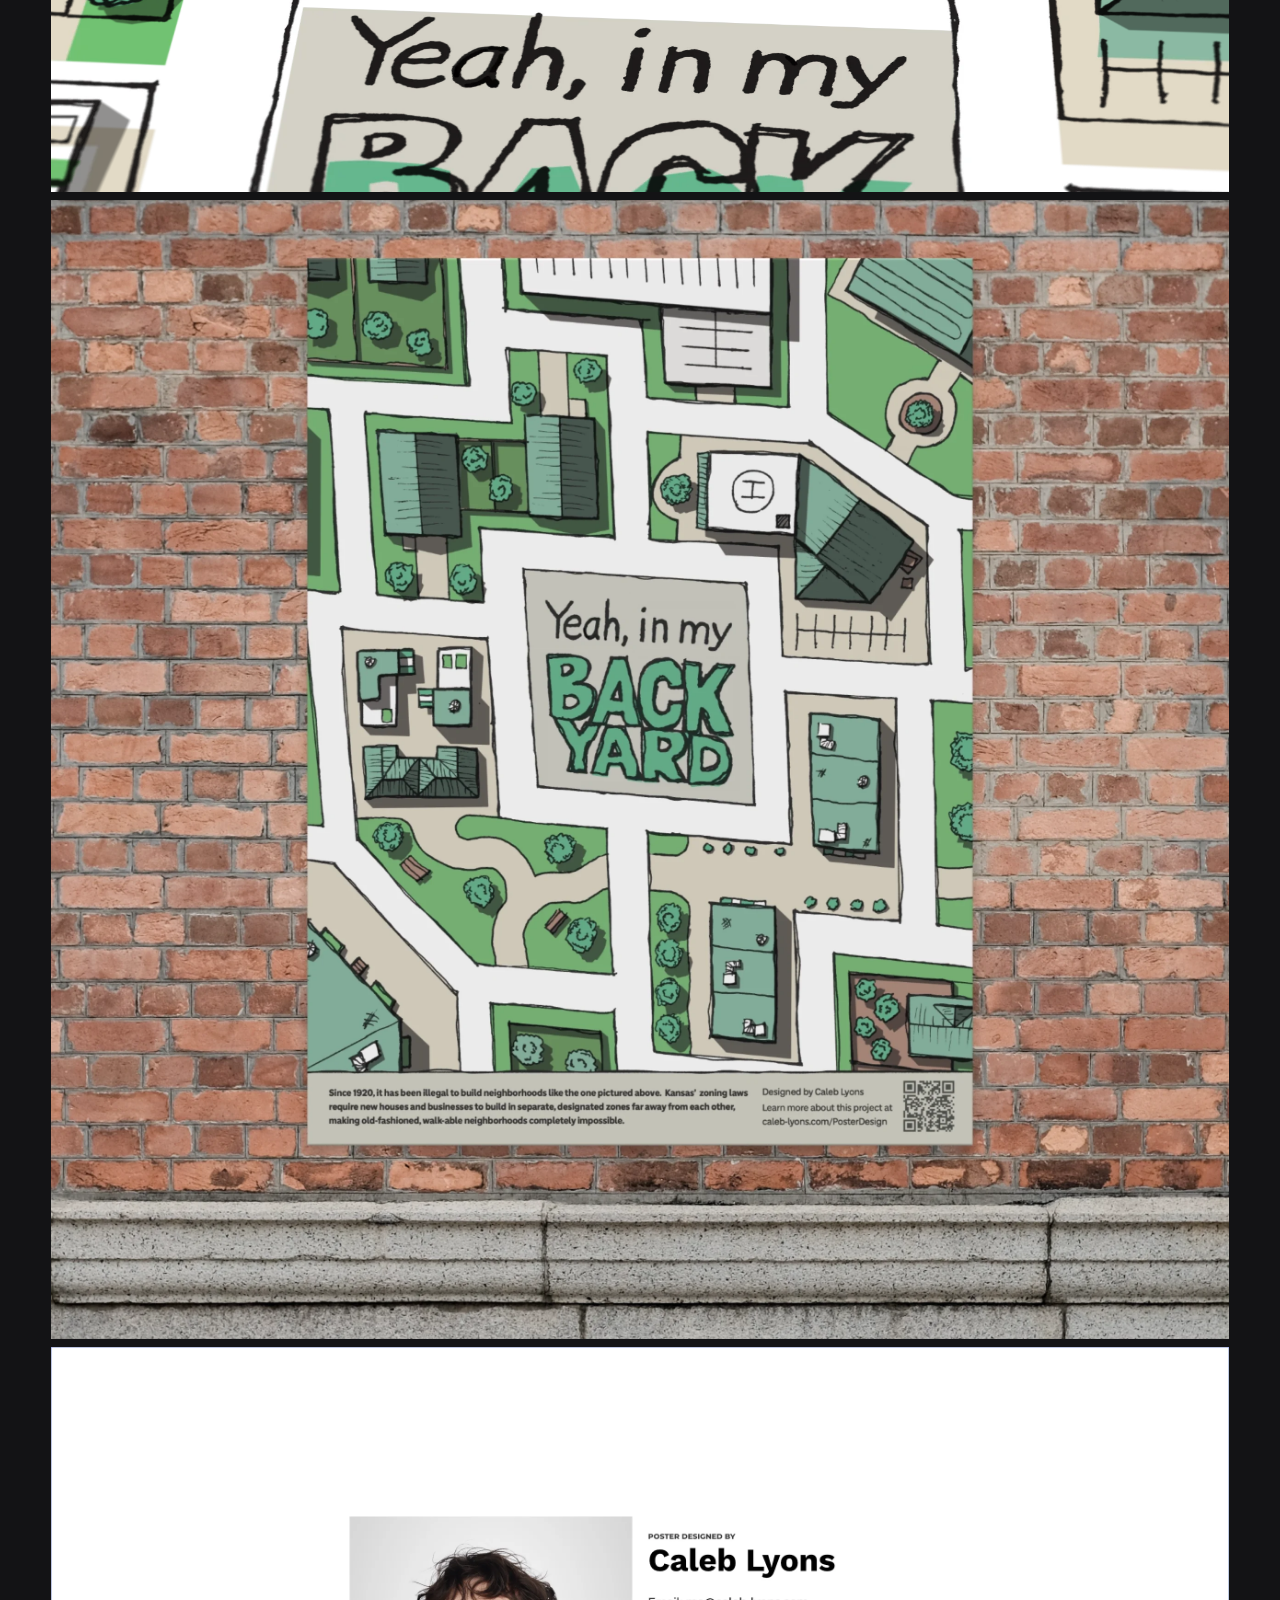
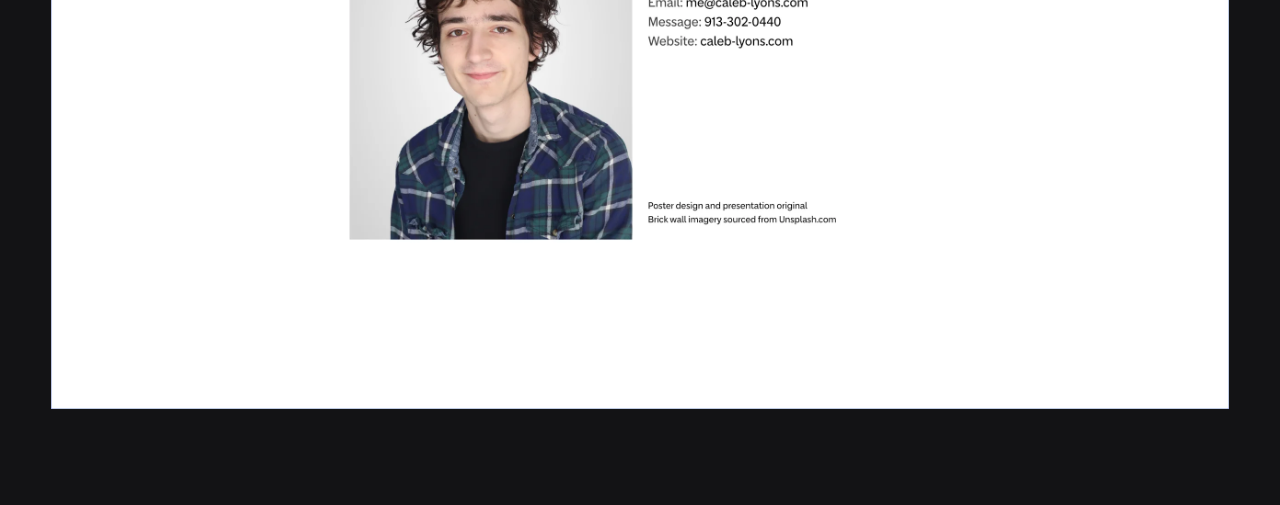
<file: PosterDesign.html>
<!DOCTYPE html>

<html lang="en-us">
<head>
  <meta name="robots" content="noindex">
  <meta charset="utf-8">
  <meta name="viewport" content="width=device-width, initial-scale=1">
  <meta name="theme-color" content="#000000">
  <title>Caleb Lyons: Poster Design</title>
  <link rel="icon" type="image/svg" href="Icons/caleb-lyons.com_favicon.svg">
  <link href="styles.css" rel="stylesheet" type="text/css">
</head>

<body class="project">

  <div class="wrapper">
    <div>
      <h1><a href="./#Projects" class="nav button"><img class="hideOnTablet" src="Icons/caleb-lyons.com_back.svg">Caleb Lyons' Portfolio</a></h1>
      <button class="copy hideOnTablet" onclick="copyEmail()"><img src="Icons/caleb-lyons.com_mail.svg">C@caleb-lyons.com</button></li>
      <button class="copy hideOnTablet" onclick="copyPhone()"><img src="Icons/caleb-lyons.com_phone.svg">913-302-0440</button>
      <a href="https://www.linkedin.com/in/caleb-lyons-design/" target="_blank" class="external button hideOnTablet"><img src="Icons/caleb-lyons.com_LinkedIn.svg">LinkedIn</a>
      
      <a class="showOnTablet button" href="mailto:c@caleb-lyons.com"><img src="Icons/caleb-lyons.com_mail.svg"></a>
      <a class="showOnTablet button" href="tel:+1913-302-0440"><img src="Icons/caleb-lyons.com_phone.svg"></a>
      <a class="showOnTablet button" href="https://www.linkedin.com/in/caleb-lyons-design/" target="_blank"><img src="Icons/caleb-lyons.com_LinkedIn.svg"></a>
    </div>
  </div>
  
  <!--
    
  <div class="menu" id="nav" popover><ul><nav>
    <li><a href="./#Projects" class="button"><img src="Icons/caleb-lyons.com_project.svg">Project Gallery</a></li>
    <li><a href="./#about" class="button"><img src="Icons/caleb-lyons.com_about.svg">About Me</a></li>
    <hr>
    <li class="hideOnTablet"><button class="copy" onclick="copyEmail()"><img src="Icons/caleb-lyons.com_mail.svg">C@caleb-lyons.com</button></li>
    <li class="hideOnTablet"><button class="copy" onclick="copyPhone()"><img src="Icons/caleb-lyons.com_phone.svg">913-302-0440</button></li>
    <li class="showOnTablet"><a href="mailto:C@caleb-lyons.com" class="button" onclick="copyEmail()"><img src="Icons/caleb-lyons.com_mail.svg">C@caleb-lyons.com</a></li>
    <li class="showOnTablet"><a href="tel:+1913-302-0440" class="button" onclick="copyPhone()"><img src="Icons/caleb-lyons.com_phone.svg">913-302-0440</a></li>
    <li><a href="https://www.linkedin.com/in/caleb-lyons-design/" target="_blank" class="external button"><img src="Icons/caleb-lyons.com_LinkedIn.svg">LinkedIn</a></li>
    -->
      <!--
        <li><a href="Downloads/CalebL_Resume.pdf" class="button"><img src="Icons/caleb-lyons.com_resume.svg">Resume PDF</a></li>
        <li class="showOnTablet"><a href="Downloads/CalebLyons_Portfolio.pdf" class="button"><img src="Icons/caleb-lyons.com_letter.svg">Portfolio PDF</a></li>
        <li><a href="Downloads/CalebLyons_Portfolio.pdf" class="button download" download><img src="Icons/caleb-lyons.com_letter.svg">Portfolio PDF</a></li>
      -->
        <!-- 
        </ul></nav></div>
        
        <div class="menu" id="contacts" popover><ul>
          <li class="hideOnTablet"><button class="copy" onclick="copyEmail()"><img src="Icons/caleb-lyons.com_mail.svg">C@caleb-lyons.com</button></li>
          <li class="hideOnTablet"><button class="copy" onclick="copyPhone()"><img src="Icons/caleb-lyons.com_phone.svg">913-302-0440</button></li>
          <li class="showOnTablet"><a href="mailto:C@caleb-lyons.com" class="button" onclick="copyEmail()"><img src="Icons/caleb-lyons.com_mail.svg">C@caleb-lyons.com</a></li>
          <li class="showOnTablet"><a href="tel:+1913-302-0440" class="button" onclick="copyPhone()"><img src="Icons/caleb-lyons.com_phone.svg">913-302-0440</a></li>
          <li><a href="https://www.linkedin.com/in/caleb-lyons-design/" target="_blank" class="external button"><img src="Icons/caleb-lyons.com_LinkedIn.svg">LinkedIn</a></li>
        </ul></div>
        -->
        
  <script>
    function copyEmail() {
        navigator.clipboard.writeText
            ("C@caleb-lyons.com");
    }
    function copyPhone() {
        navigator.clipboard.writeText
            ("913 302 0440");
    }
  </script>


<!--


  <div class="menu" id="downloads" popover><ul>
    <li><a href="Downloads/CalebL_Resume.pdf" class="button download" download><img src="Icons/caleb-lyons.com_resume.svg">My Resume</a></li>
    <li><a href="Downloads/CalebL_Portfolio.pdf" class="button download" download><img src="Icons/caleb-lyons.com_screen.svg">Digital Portfolio PDF</a></li>
    <li><a href="Downloads/CalebLyons_Portfolio.pdf" class="button download" download><img src="Icons/caleb-lyons.com_letter.svg">Letter Paper Portfolio PDF</a></li>
  </ul></div>
  
  <div class="menu" id="exports" popover><ul>
    <li><a href="Downloads/CalebL_Portfolio.pdf" class="button download" download><img src="Icons/caleb-lyons.com_screen.svg">Digital Presentation ( 4K )</a></li>
    <li><a href="Downloads/CalebLyons_Portfolio.pdf" class="button download" download><img src="Icons/caleb-lyons.com_letter.svg">Letter Paper ( 8.5x11 in )</a></li>
  </ul></div>
  
    <div class="menu" id="contactsmobile" popover><ul>
      <li><button class="copy" onclick="copyEmail()"><img src="Icons/caleb-lyons.com_mail.svg">C@caleb-lyons.com</button></li>
      <li><button class="copy" onclick="copyPhone()"><img src="Icons/caleb-lyons.com_phone.svg">913-302-0440</button></li>
      <li><a href="https://www.linkedin.com/in/caleb-lyons-design/" target="_blank" class="external button"><img src="Icons/caleb-lyons.com_LinkedIn.svg">&nbsp;LinkedIn</a></li>
    </ul></div>
  
  -->


  <main>

    <div>

      <img src="Images/YIMBY/caleb-lyons.com_PosterDesign_1.webp">
      <img src="Images/YIMBY/caleb-lyons.com_PosterDesign_2.webp">
      <img src="Images/YIMBY/caleb-lyons.com_PosterDesign_3.webp">
      
      <div class="animate1">
        <div>
          <img src="Images/YIMBY/caleb-lyons.com_PosterDesign_4-3.webp">
        </div>
        <div>
          <img src="Images/YIMBY/caleb-lyons.com_PosterDesign_4-2.webp">
        </div>
        <div>
          <img src="Images/YIMBY/caleb-lyons.com_PosterDesign_4-1.webp">
        </div>
      </div>
      
      <div class="animate2">
        <div>
          <img src="Images/YIMBY/caleb-lyons.com_PosterDesign_5-3.webp">
          <img src="Images/YIMBY/caleb-lyons.com_PosterDesign_5-2.webp">
          <img src="Images/YIMBY/caleb-lyons.com_PosterDesign_5-1.webp">
        </div>
      </div>

        <style>
          .animate1, .animate2 {
            width: 100%;
            max-width: 200vh;
            aspect-ratio: 16 / 9;
            overflow: hidden;
            max-inline-size: none;
            background-color: white;
            align-items: center;
            margin: 0;
            position: relative;
            perspective: 1500px;

            div {
              height: 100%;
              width: 100%;
              overflow: hidden;
              margin-left: 0 !important;
              margin-right: 0 !important;
              overflow-x: hidden !important;
              aspect-ratio: 16 / 9 !important;
            }

            img {
              position: absolute;
              overflow: hidden;
              animation-duration: 2s;
              animation-direction: alternate;
              animation-iteration-count: infinite;
              animation-timing-function: ease-out;
            }
          }

          .animate2 {

            
            img:nth-child(1) {
              animation-name: one;
            }
            
            img:nth-child(2) {
              animation-name: two;
              top: -3.24%;
            }
            
            img:nth-child(3) {
              animation-name: three;
              mix-blend-mode: multiply;
            }
          }
          
          .animate1 {

            div {
              position: absolute;
              animation-duration: 2s;
              animation-direction: alternate;
              animation-iteration-count: infinite;
              animation-timing-function: ease-out;
            }

            img {
              animation-duration: 2s;
              animation-direction: alternate;
              animation-iteration-count: infinite;
              animation-timing-function: ease-out;    
            }
            
            > div:nth-child(2) {
              animation-name: slide;


              img {
                animation-name: reverse-slide;
                transform: translateX(100%);
              }
            }

            > div:nth-child(3) {
              animation-name: slide;
              animation-delay: 0.75s;

              img {
                animation-name: reverse-slide;
                animation-delay: 0.75s;
                transform: translateX(100%);
              }
            }            
          }

          @keyframes slide {
            
            0% {
              transform: translateX(-100%);
            }

            40% {
              transform: translateX(-100%);
            }

            70% {
              transform: translateX(0%);
            }

            100% {
              transform: translateX(0%);
            }
          }

          @keyframes reverse-slide {
                        
            0% {
              transform: translateX(100%);
            }

            40% {
              transform: translateX(100%);
            }

            70% {
              transform: translateX(0%);
            }

            100% {
              transform: translateX(0%);
            }
          }

          @keyframes one {
            0% {
              bottom: 0%;
            }
            40% {
              bottom: 0%;
            }
            80% {
              bottom: -3.24%;
            }
            100% {
              bottom: -3.24%;
            }
          }

          @keyframes two {
            0% {
              transform: translateZ(0) 
            }
            40% {
              transform: translateZ(0) 
            }
            80% {
             transform: translateZ(10px)
            }
            100% {
             transform: translateZ(10px)
            }
          }

          @keyframes three {
            0% {
              top: 0%;
              transform: translateZ(0)         
            }
            40% {
              top: 0%;
              transform: translateZ(0)              
            }
            80% {
              top: -3.24%;
              transform: translateZ(20px)
            }
            100% {
              top: -3.24%;
              transform: translateZ(20px)
            }
          }

          @media (max-width: 605px) {
            .animate1, .animate2 {
                height: calc(165vw * 9 / 16) !important;
                position: relative !important;
                width: 165vw !important;
                overflow: visible;

                div {
                  position: absolute !important;
                }

                img {
                  margin-left: 0 !important;
                  margin-right: 0 !important;
                }
            }
          }

        </style>

        <img src="Images/YIMBY/caleb-lyons.com_PosterDesign_6.webp">
        <img src="Images/YIMBY/caleb-lyons.com_PosterDesign_7.webp">

    </div>
  </main>
</body>
</html>
</file>
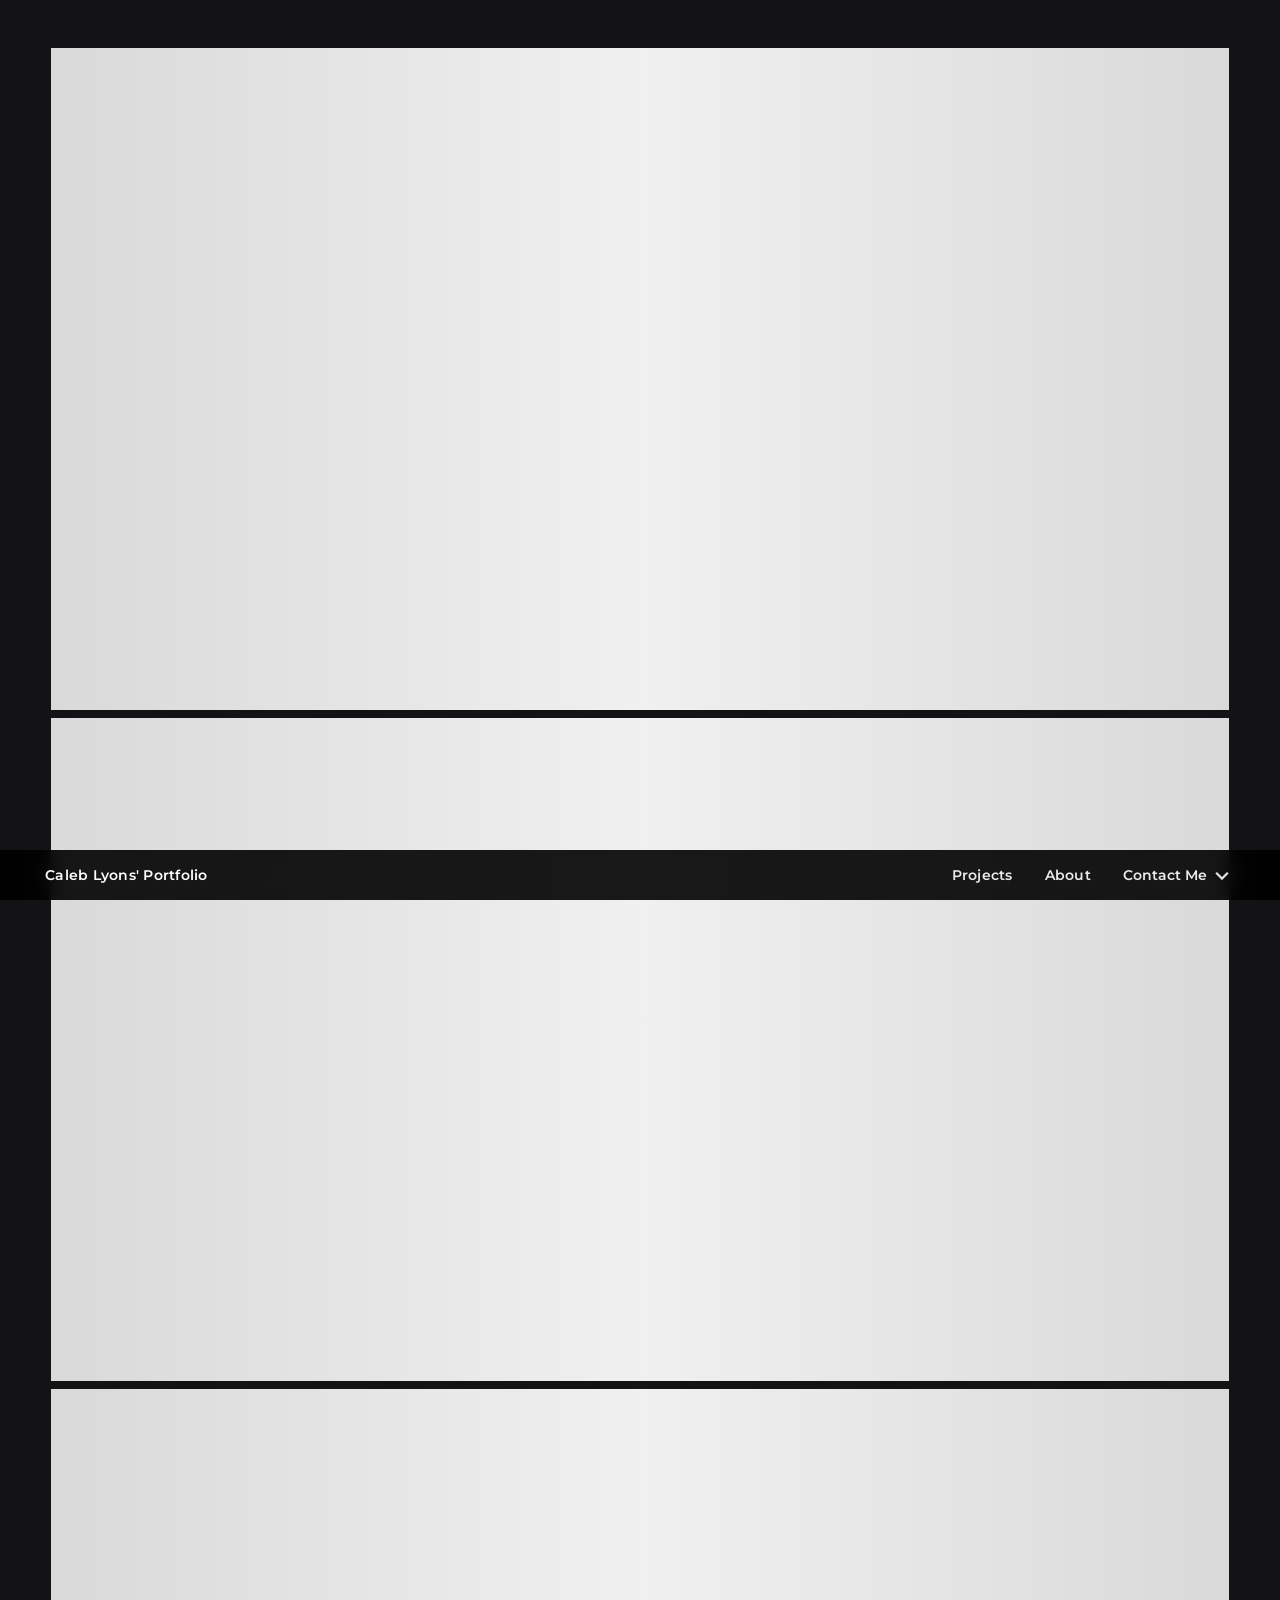
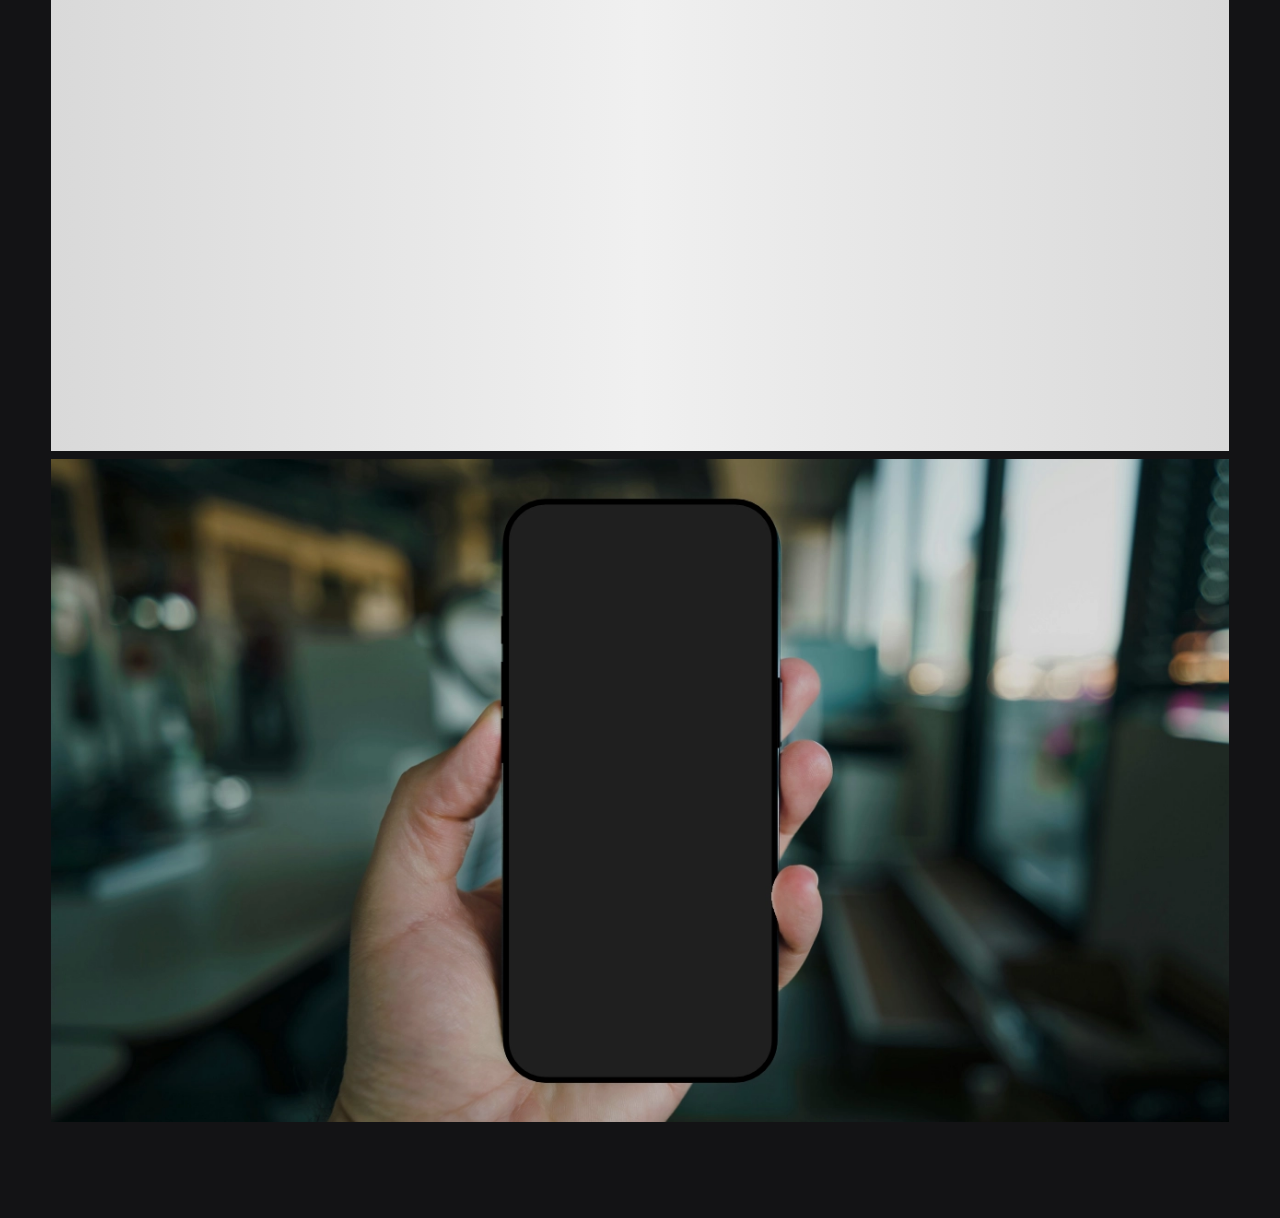
<file: ResponsiveDesign.html>
<!DOCTYPE html>

<html lang="en-us">
<head>
  <meta name="robots" content="noindex">
  <meta charset="utf-8">
  <meta name="viewport" content="width=device-width, initial-scale=1">
  <title>Caleb Lyons: Strategy & Planning</title>
  <link rel="icon" type="image/svg" href="Icons/favicon.svg">
  <link href="styles.css" rel="stylesheet" type="text/css">
</head>

<body class="project">

  <div class="wrapper">
    <div>
      <h1><a href="./#Projects" class="nav button">Caleb Lyons' Portfolio</a></h1>
      <a class="button hideOnTablet" href="./#Projects">Projects</a>
      <a class="button hideOnTablet" href="./#about">About</a>
      <button class="contacts hideOnMobile" popovertarget="contacts">Contact Me&nbsp;<img class="down" src="Icons/down.svg"></button>
      <button class="nav showOnMobile" popovertarget="nav"><img src="Icons/menu.svg"></button>
    </div>
  </div>
  

  <div class="menu" id="nav" popover><ul><nav>
      <li><a href="./#Projects" class="button"><img src="Icons/project.svg">&nbsp;&nbsp;Project Gallery</a></li>
      <li><a href="./#about" class="button"><img src="Icons/about.svg">&nbsp;&nbsp;About Me</a></li>
      <hr>
      <li class="hideOnTablet"><button class="copy" onclick="copyEmail()"><img src="Icons/mail.svg">&nbsp;&nbsp;C@caleb-lyons.com</button></li>
      <li class="hideOnTablet"><button class="copy" onclick="copyPhone()"><img src="Icons/phone.svg">&nbsp;&nbsp;913-302-0440</button></li>
      <li class="showOnTablet"><a href="mailto:C@caleb-lyons.com" class="button" onclick="copyEmail()"><img src="Icons/mail.svg">&nbsp;&nbsp;C@caleb-lyons.com</a></li>
      <li class="showOnTablet"><a href="tel:+1913-302-0440" class="button" onclick="copyPhone()"><img src="Icons/phone.svg">&nbsp;&nbsp;913-302-0440</a></li>
      <li><a href="https://www.linkedin.com/in/caleb-mi-lyons/" target="_blank" class="external button"><img src="Icons/LinkedIn.svg">&nbsp;&nbsp;LinkedIn</a></li>
      <!--
        <li><a href="Downloads/CalebL_Resume.pdf" class="button"><img src="Icons/resume.svg">&nbsp;&nbsp;Resume PDF</a></li>
        <li class="showOnTablet"><a href="Downloads/CalebLyons_Portfolio.pdf" class="button"><img src="Icons/letter.svg">&nbsp;&nbsp;Portfolio PDF</a></li>
        <li><a href="Downloads/CalebLyons_Portfolio.pdf" class="button download" download><img src="Icons/letter.svg">&nbsp;&nbsp;Portfolio PDF</a></li>
      -->
  </ul></nav></div>
  
  <div class="menu" id="contacts" popover><ul>
    <li class="hideOnTablet"><button class="copy" onclick="copyEmail()"><img src="Icons/mail.svg">&nbsp;&nbsp;C@caleb-lyons.com</button></li>
    <li class="hideOnTablet"><button class="copy" onclick="copyPhone()"><img src="Icons/phone.svg">&nbsp;&nbsp;913-302-0440</button></li>
    <li class="showOnTablet"><a href="mailto:C@caleb-lyons.com" class="button" onclick="copyEmail()"><img src="Icons/mail.svg">&nbsp;&nbsp;C@caleb-lyons.com</a></li>
    <li class="showOnTablet"><a href="tel:+1913-302-0440" class="button" onclick="copyPhone()"><img src="Icons/phone.svg">&nbsp;&nbsp;913-302-0440</a></li>
    <li><a href="https://www.linkedin.com/in/caleb-mi-lyons/" target="_blank" class="external button"><img src="Icons/LinkedIn.svg">&nbsp;&nbsp;LinkedIn</a></li>
  </ul></div>

  <script>
    function copyEmail() {
        navigator.clipboard.writeText
            ("C@caleb-lyons.com");
    }
    function copyPhone() {
        navigator.clipboard.writeText
            ("913 302 0440");
    }
  </script>


<!--


  <div class="menu" id="downloads" popover><ul>
    <li><a href="Downloads/CalebL_Resume.pdf" class="button download" download><img src="Icons/resume.svg">&nbsp;&nbsp;My Resume</a></li>
    <li><a href="Downloads/CalebL_Portfolio.pdf" class="button download" download><img src="Icons/screen.svg">&nbsp;&nbsp;Digital Portfolio PDF</a></li>
    <li><a href="Downloads/CalebLyons_Portfolio.pdf" class="button download" download><img src="Icons/letter.svg">&nbsp;&nbsp;Letter Paper Portfolio PDF</a></li>
  </ul></div>
  
  <div class="menu" id="exports" popover><ul>
    <li><a href="Downloads/CalebL_Portfolio.pdf" class="button download" download><img src="Icons/screen.svg">&nbsp;&nbsp;Digital Presentation ( 4K )</a></li>
    <li><a href="Downloads/CalebLyons_Portfolio.pdf" class="button download" download><img src="Icons/letter.svg">&nbsp;&nbsp;Letter Paper ( 8.5x11 in )</a></li>
  </ul></div>
  
    <div class="menu" id="contactsmobile" popover><ul>
      <li><button class="copy" onclick="copyEmail()"><img src="Icons/mail.svg">&nbsp;&nbsp;C@caleb-lyons.com</button></li>
      <li><button class="copy" onclick="copyPhone()"><img src="Icons/phone.svg">&nbsp;&nbsp;913-302-0440</button></li>
      <li><a href="https://www.linkedin.com/in/caleb-mi-lyons/" target="_blank" class="external button"><img src="Icons/LinkedIn.svg">&nbsp;LinkedIn</a></li>
    </ul></div>
  
  -->


  <main class="ResponsiveDesign">

    <div>

        <div><div class="hard">
            <img src="Images/Babel/Hardest.webp">
            <img src="Images/Babel/Harder.webp">
            <img src="Images/Babel/Hard.webp">
        </div></div>

        <div><div class="skinny">
            <img src="Images/Babel/Skinniest.webp">
            <img src="Images/Babel/Skinnier.webp">
            <img src="Images/Babel/Skinny.webp">
        </div></div>

        <div><div class="wide">
          <img src="Images/Babel/Wide.webp">
          <img src="Images/Babel/Wider.webp">
          <img src="Images/Babel/Widerer.webp">
          <img src="Images/Babel/Widest.webp">
        </div></div>

        <div style="background: #e3e3e3 url(Images/Babel/Phone.webp); background-size: cover;"><div class="scroll">
          <img src="Images/Babel/Scroll.webp">
          <img src="Images/Babel/Scroller.webp">
          <img src="Images/Babel/Scrollest.webp">
        </div></div>

    </div>
  </main>
</body>
</html>
</file>
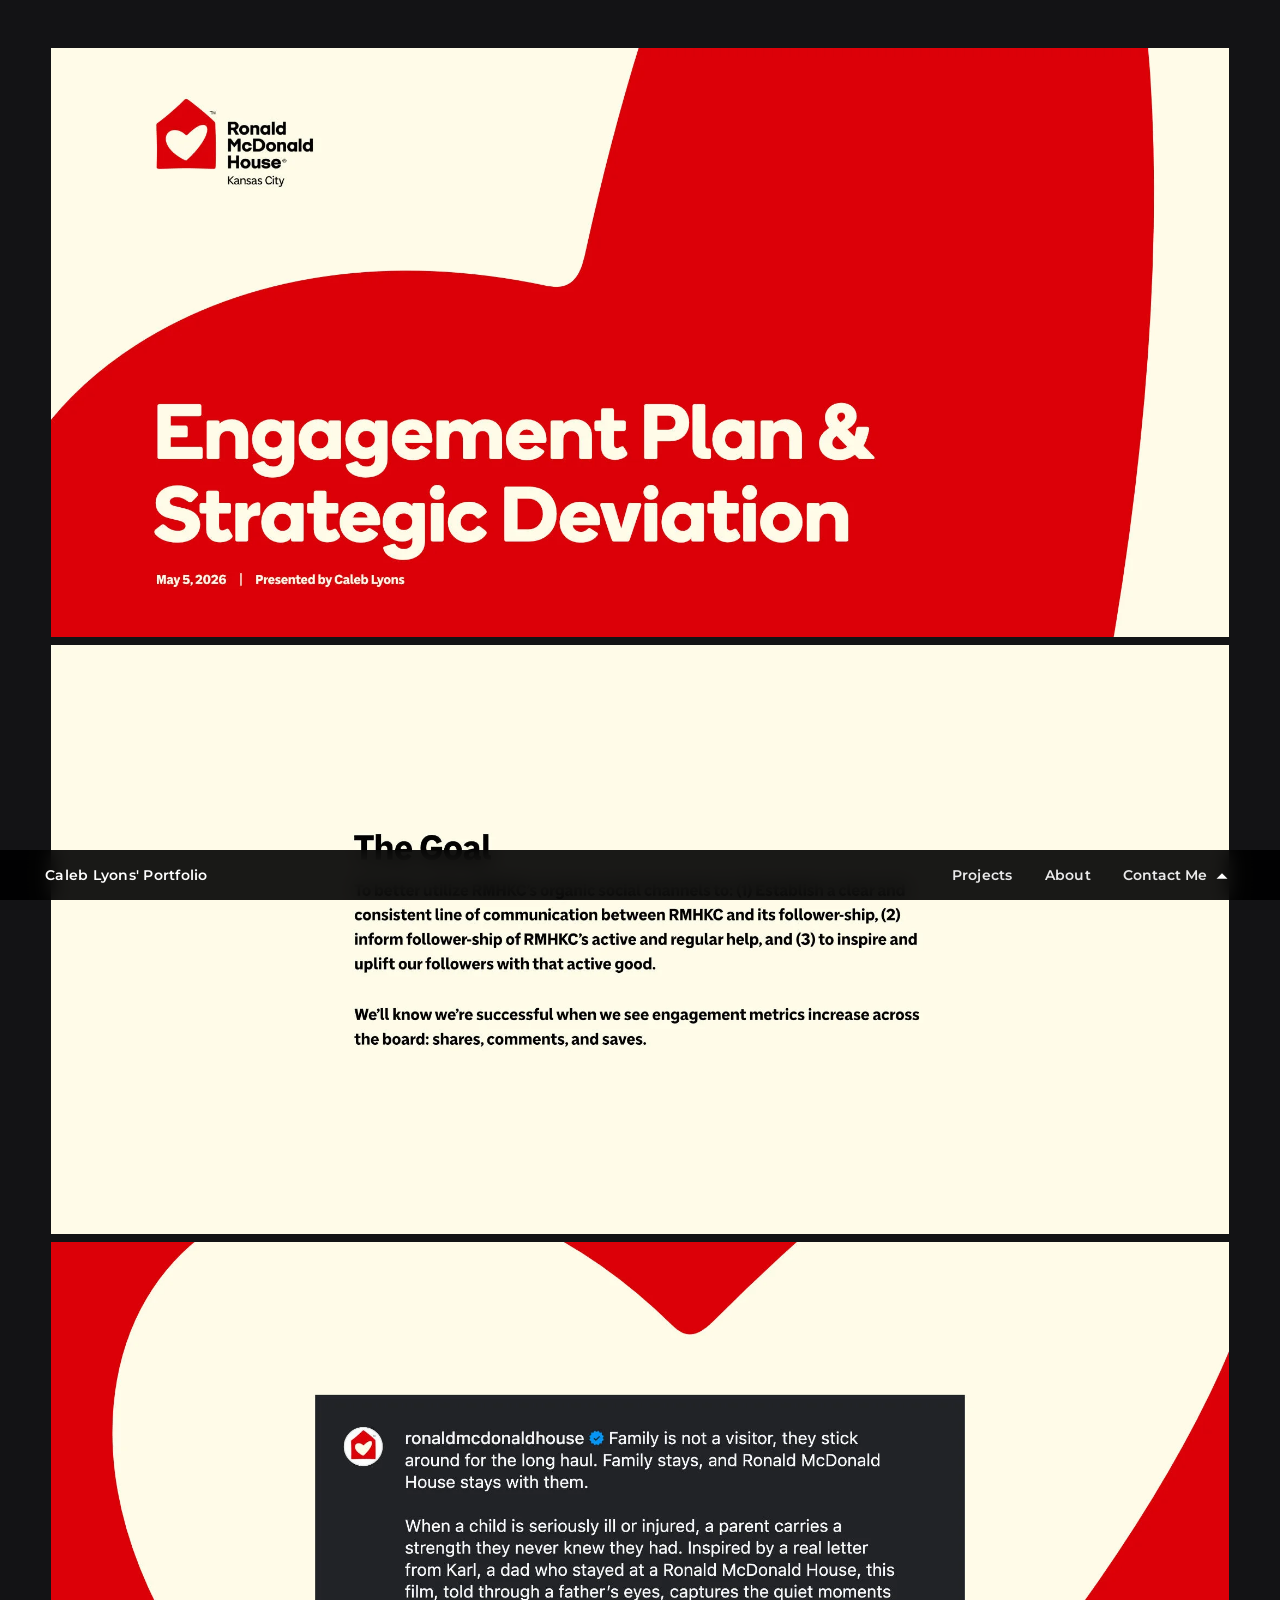
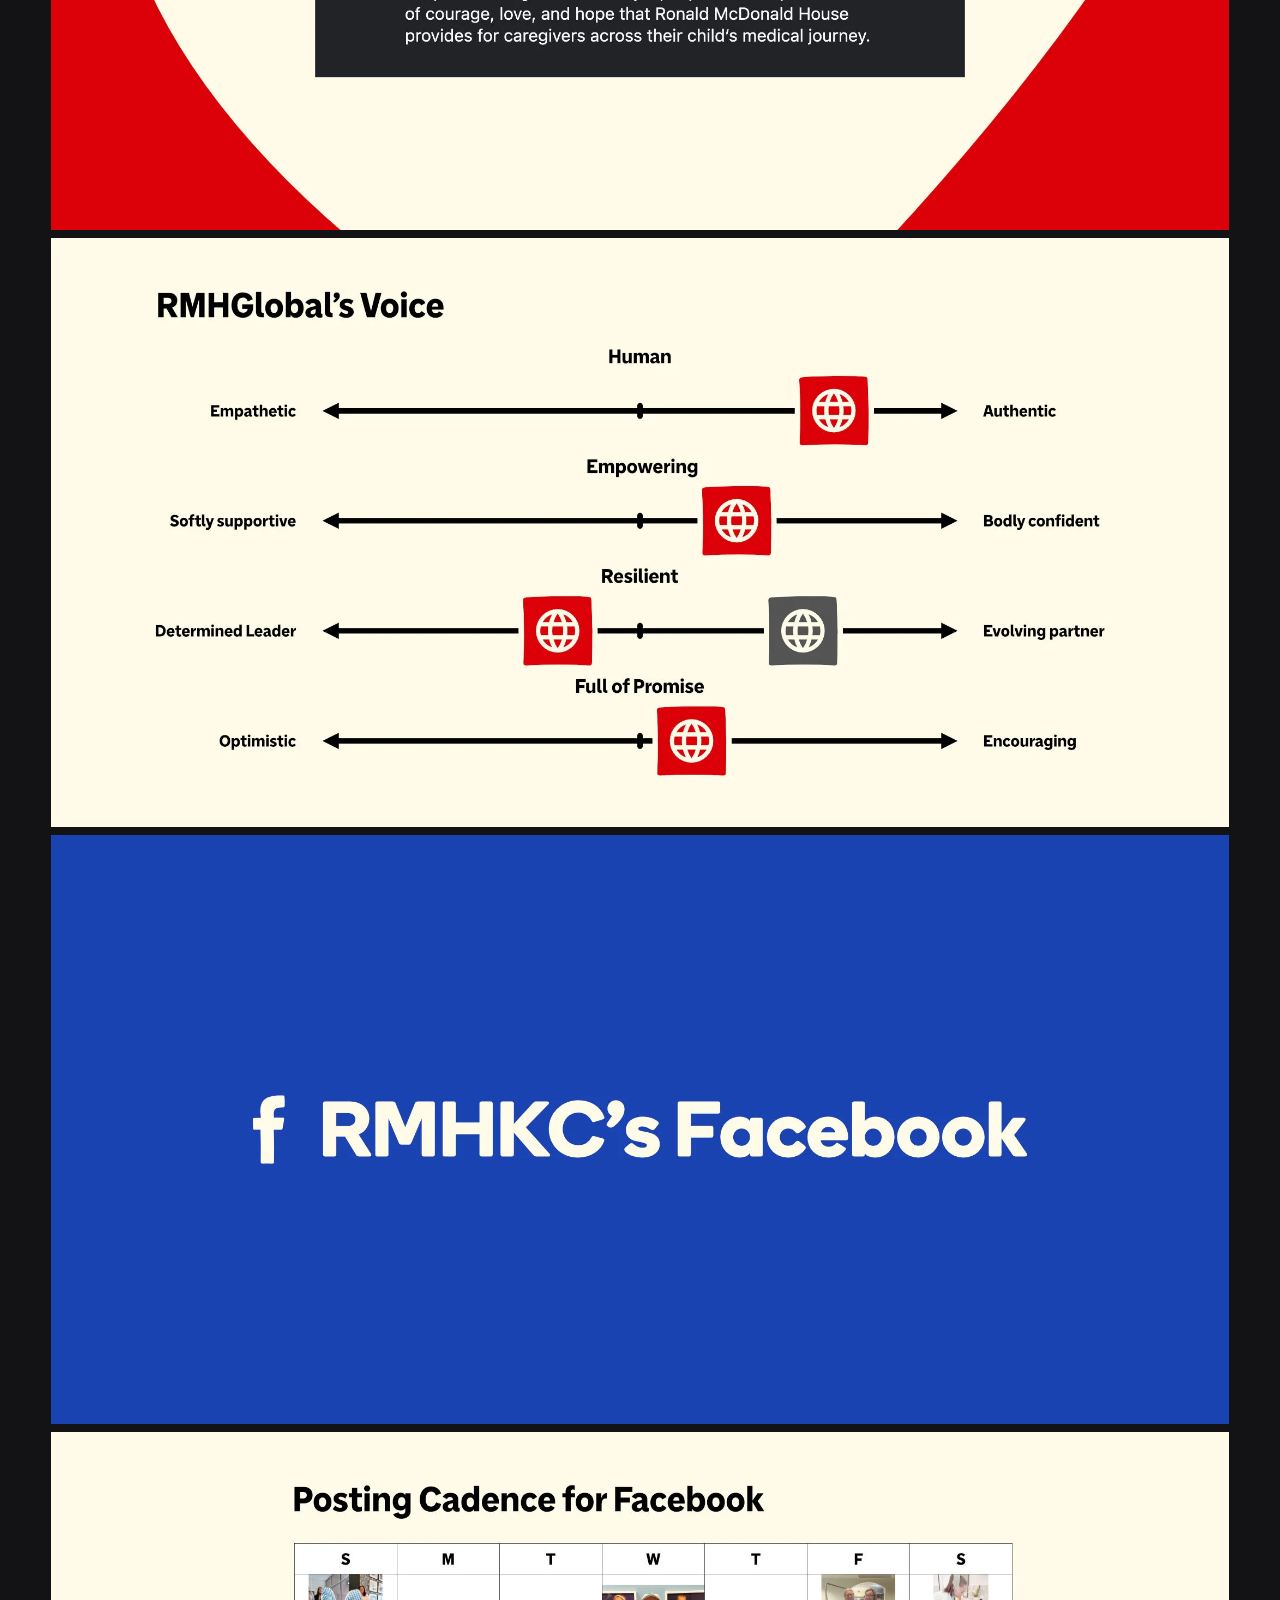
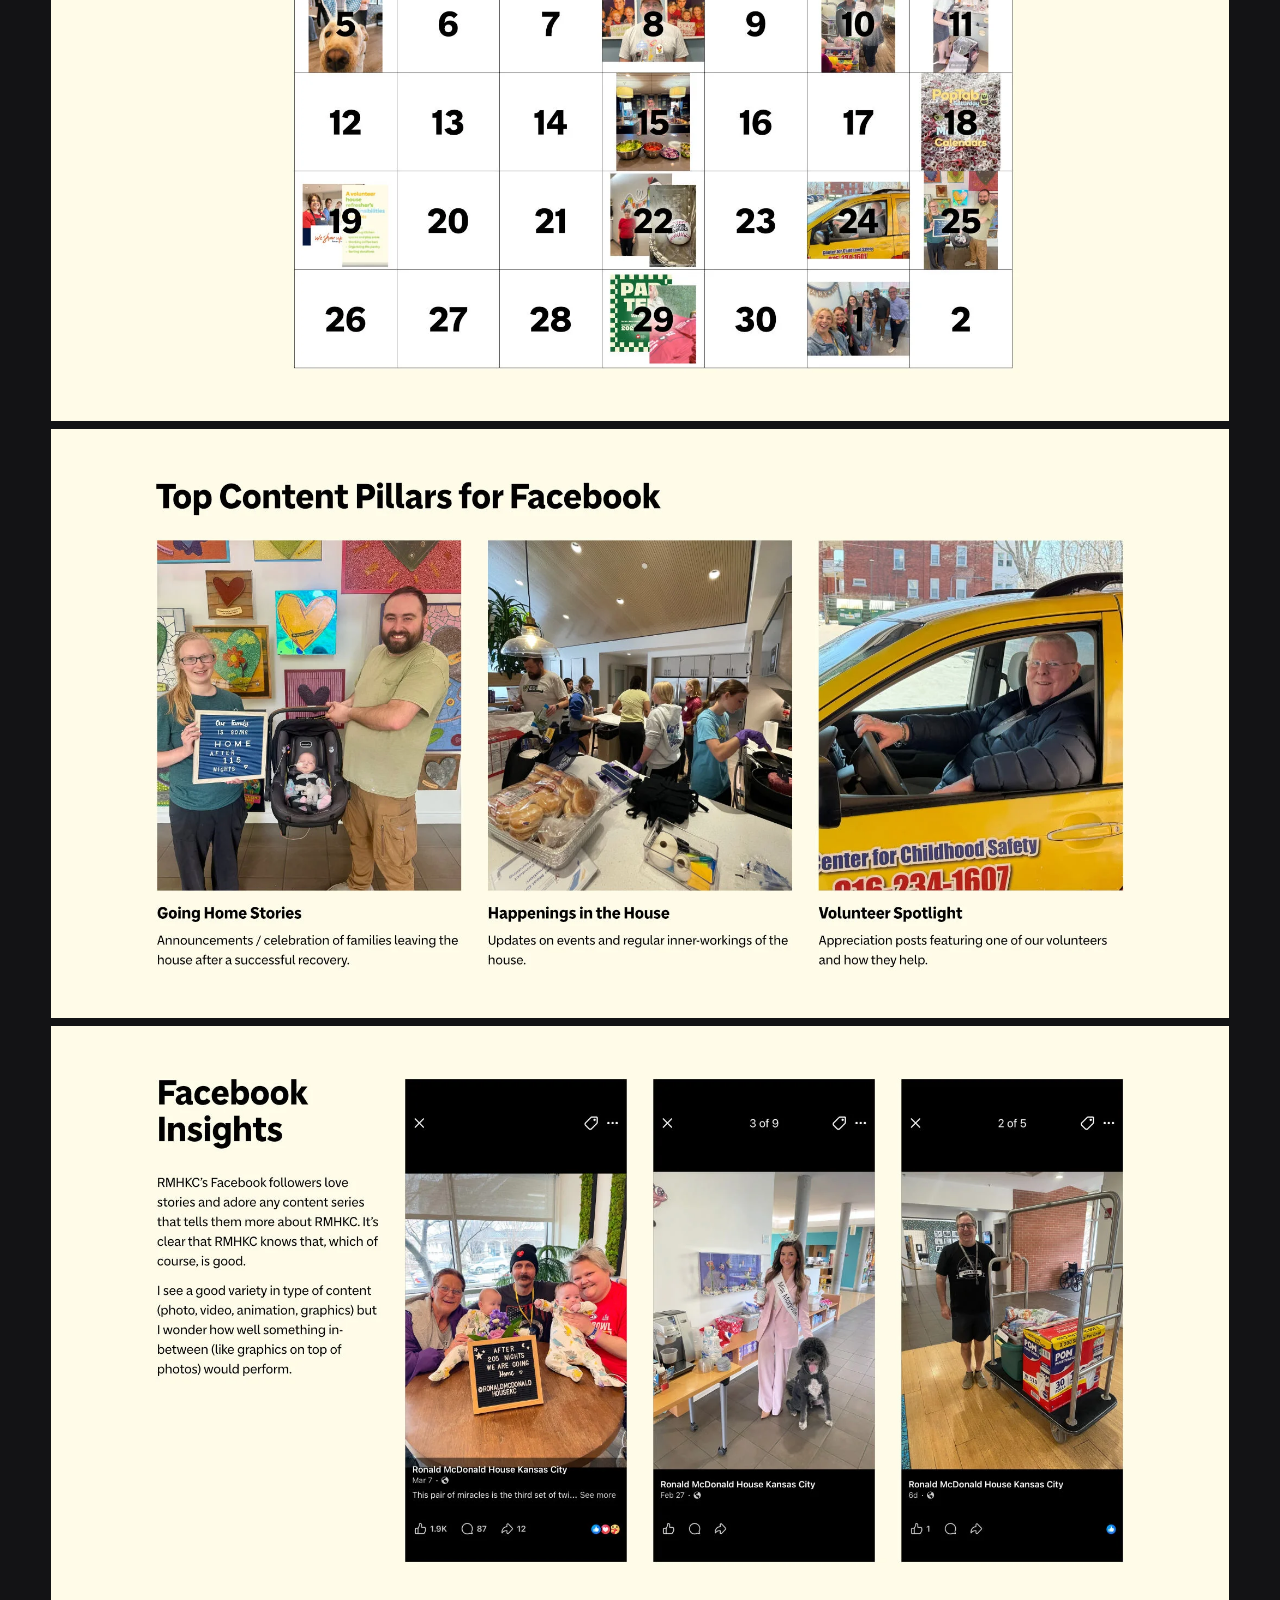
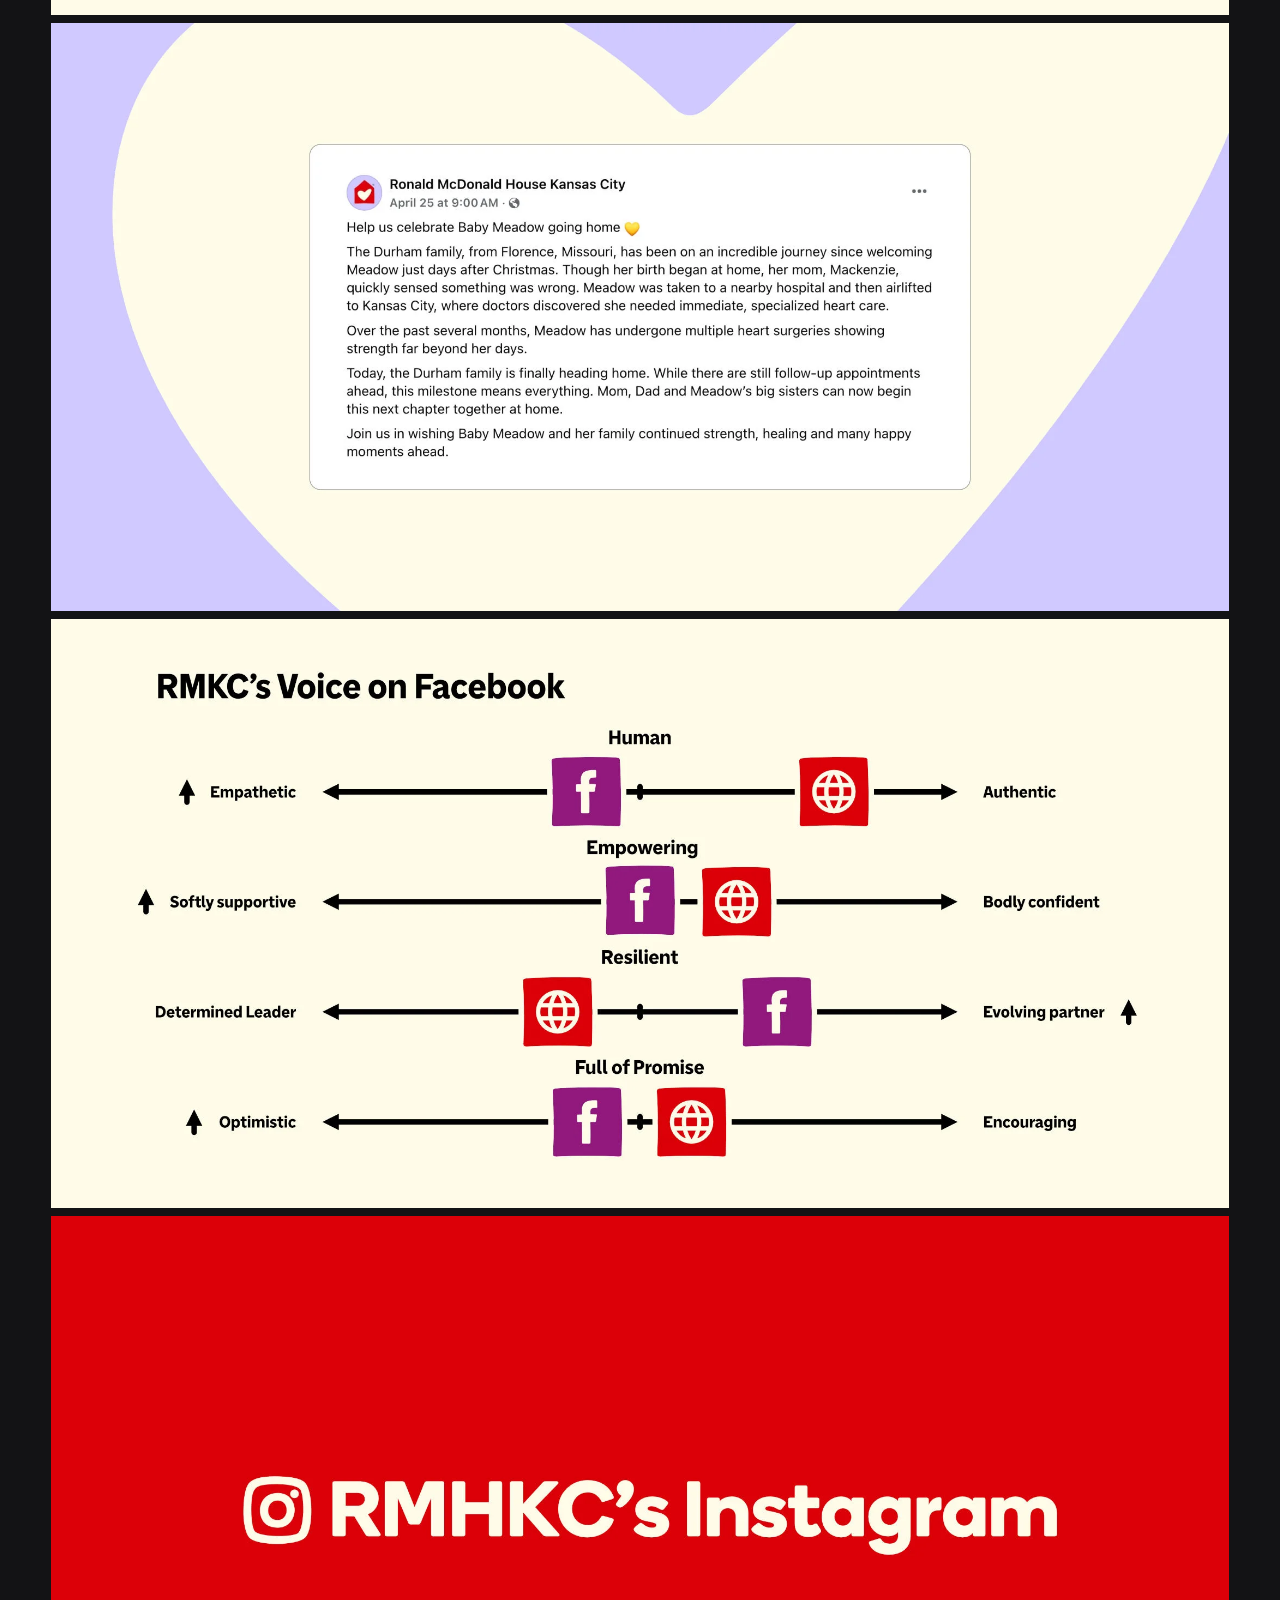
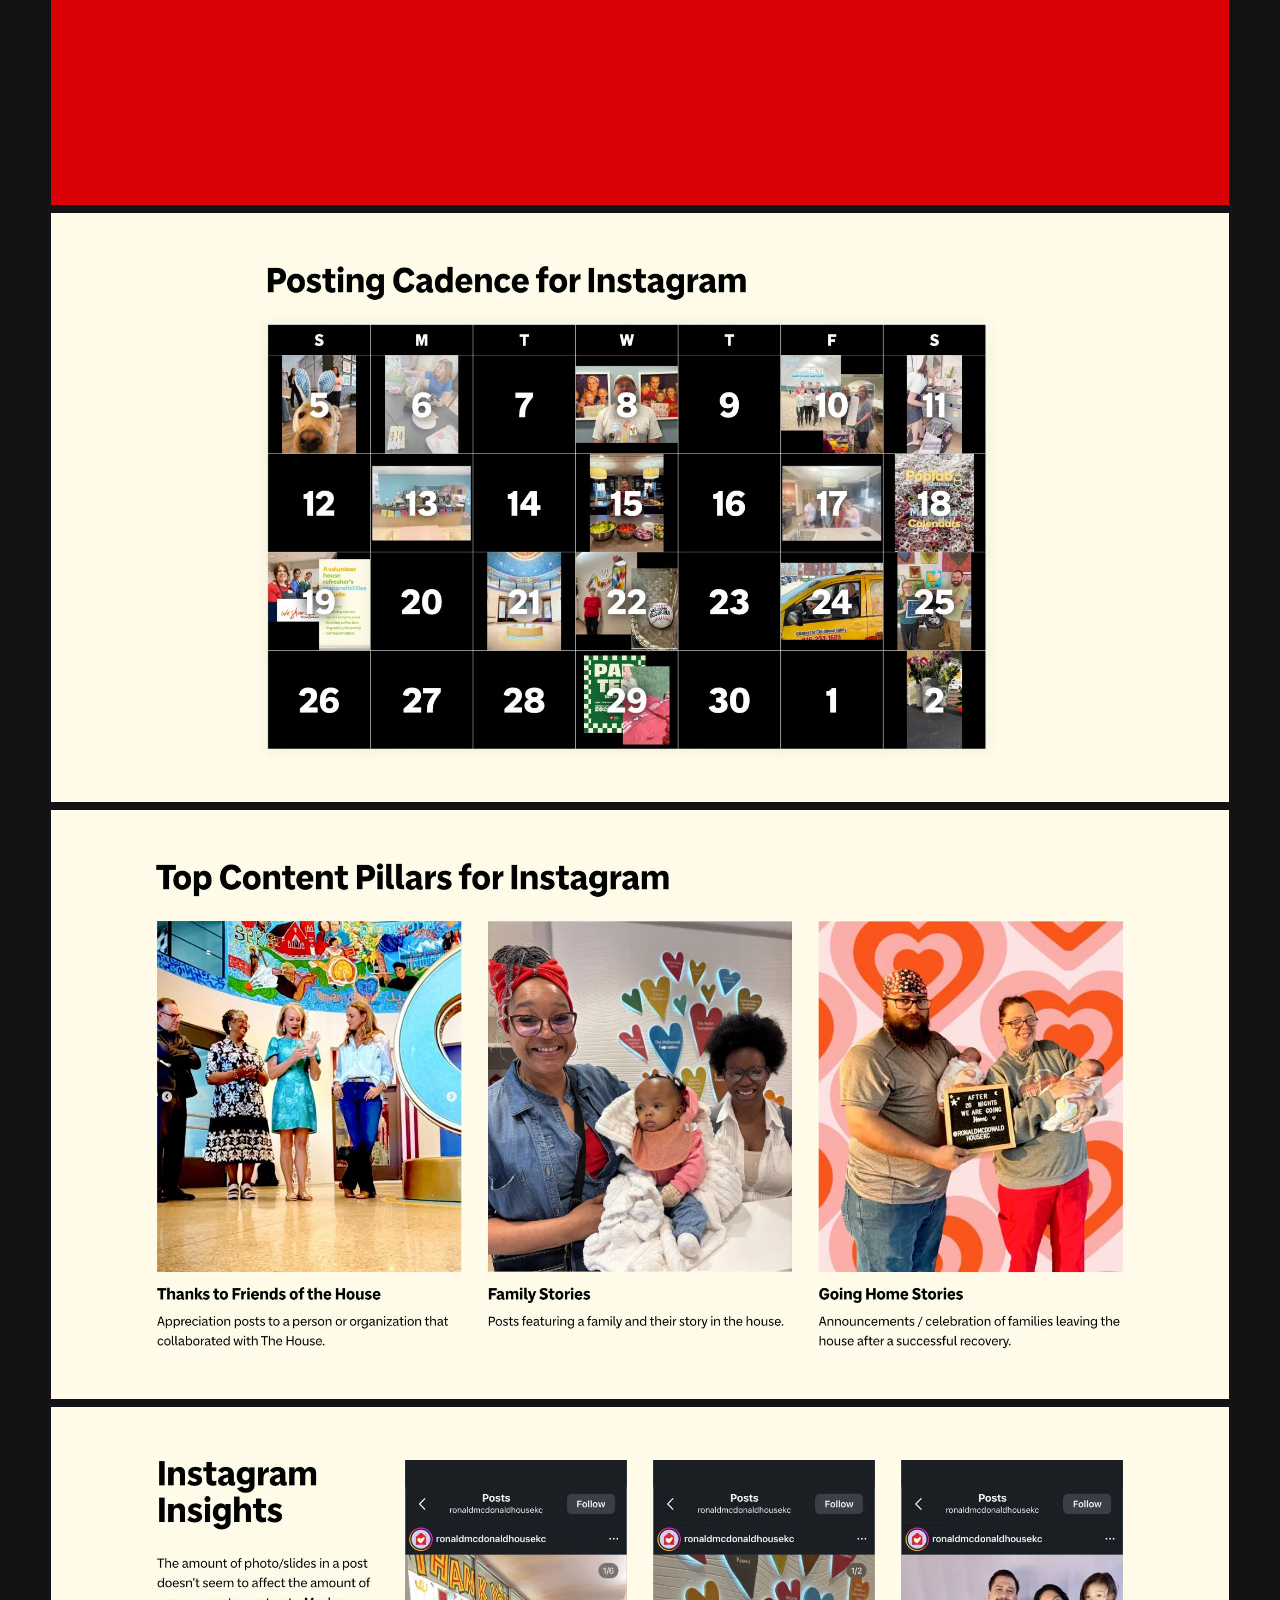
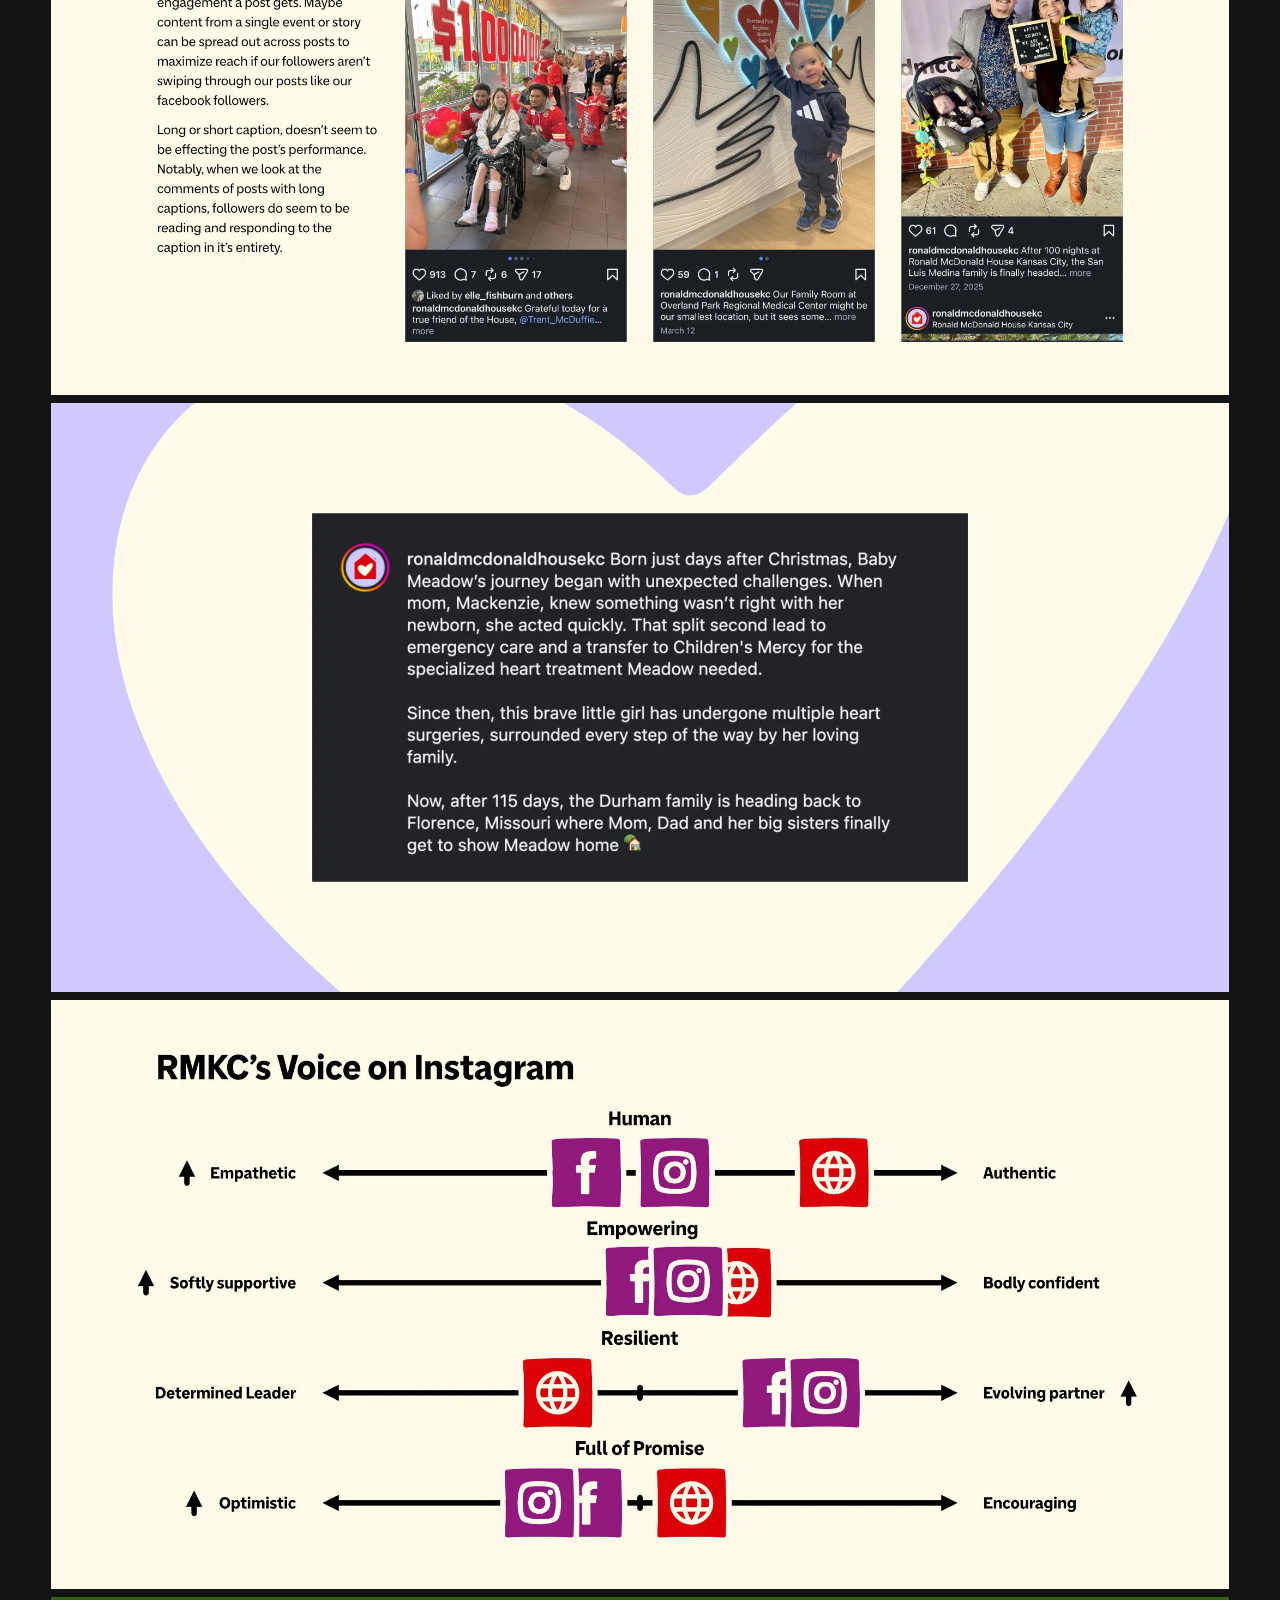
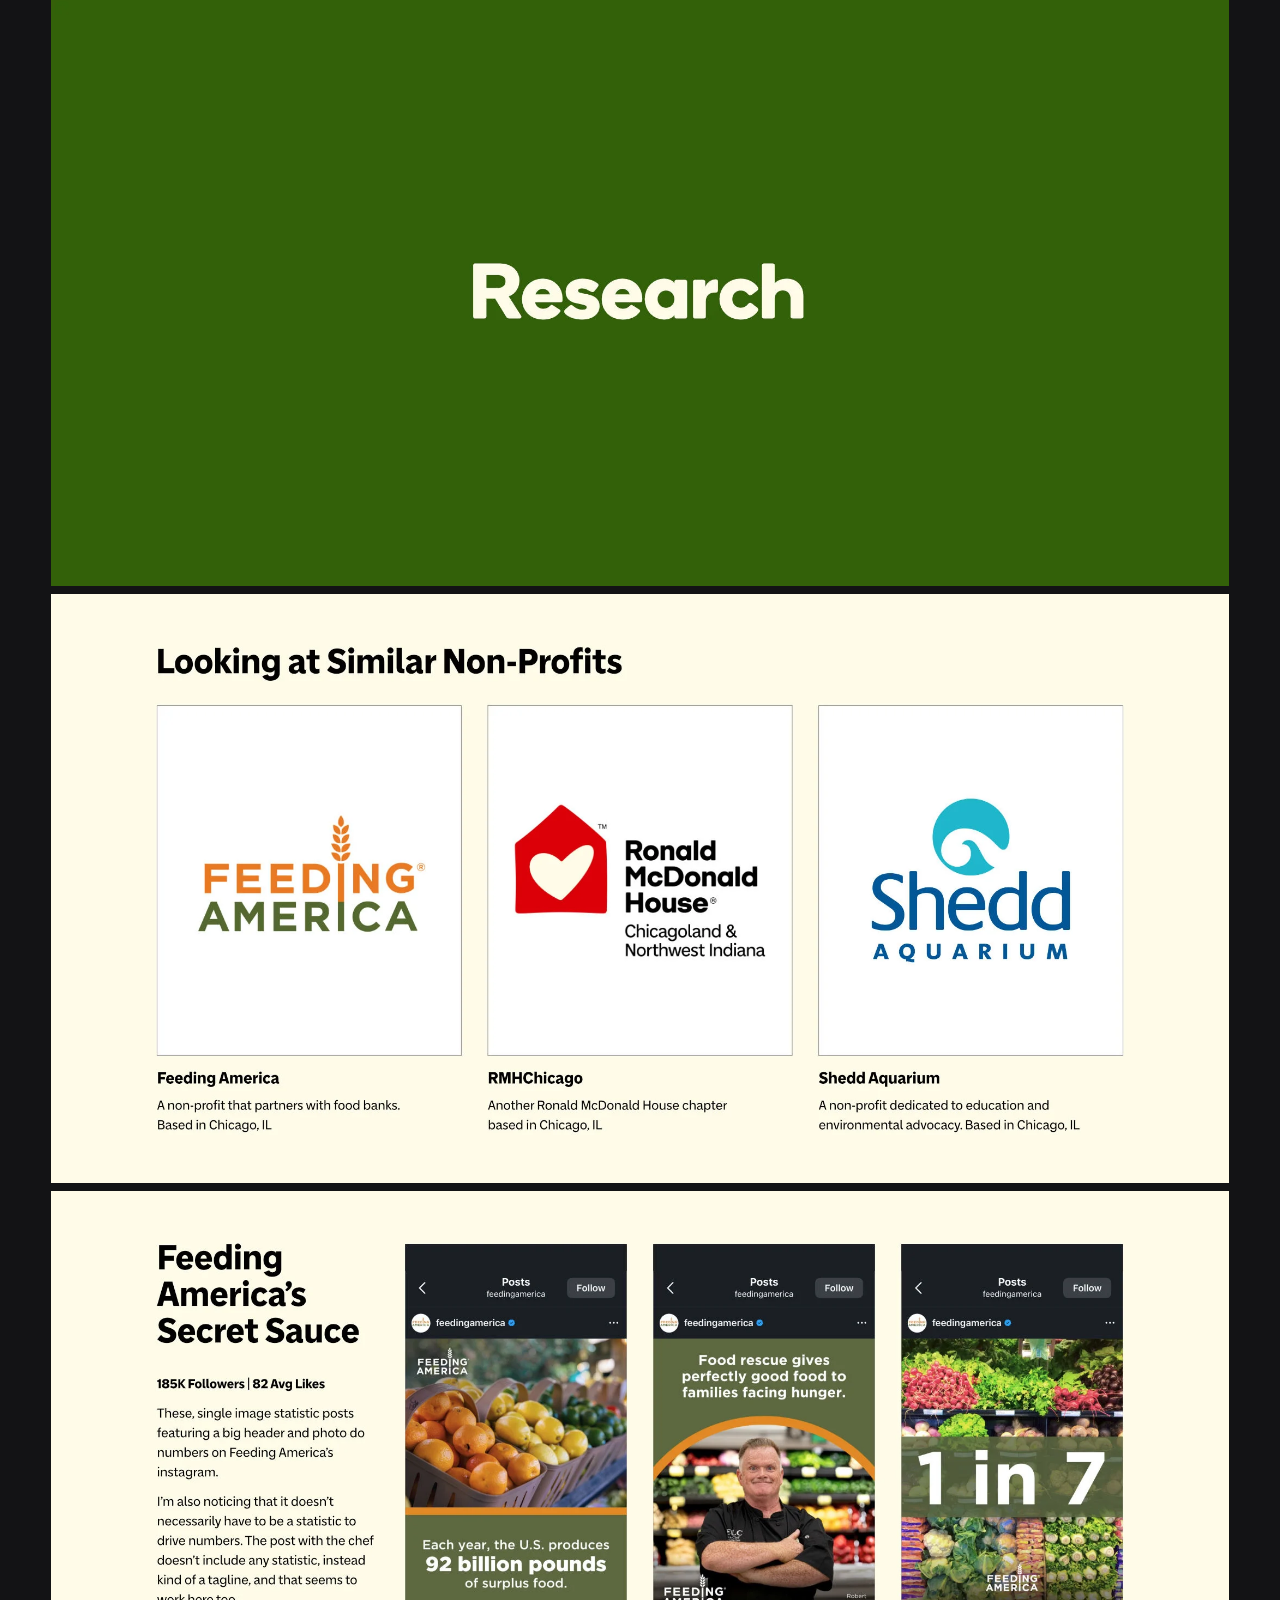
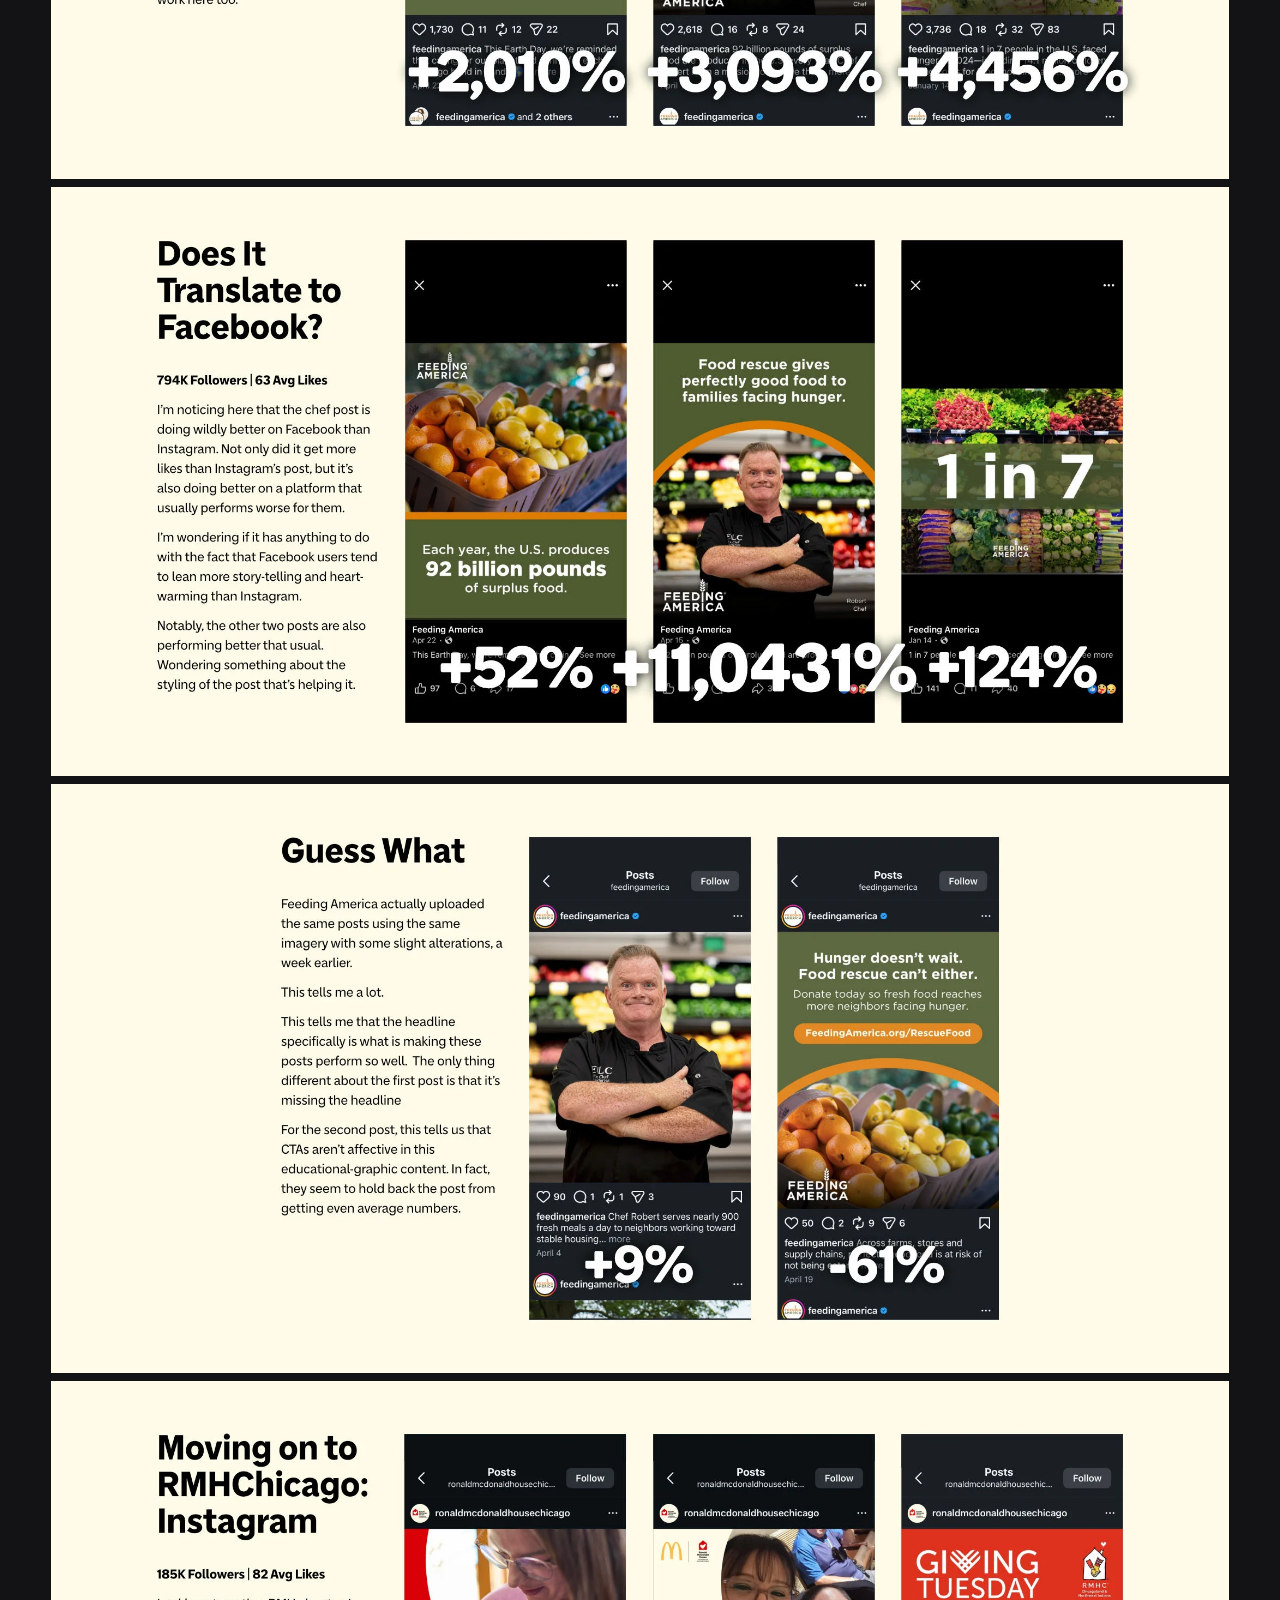
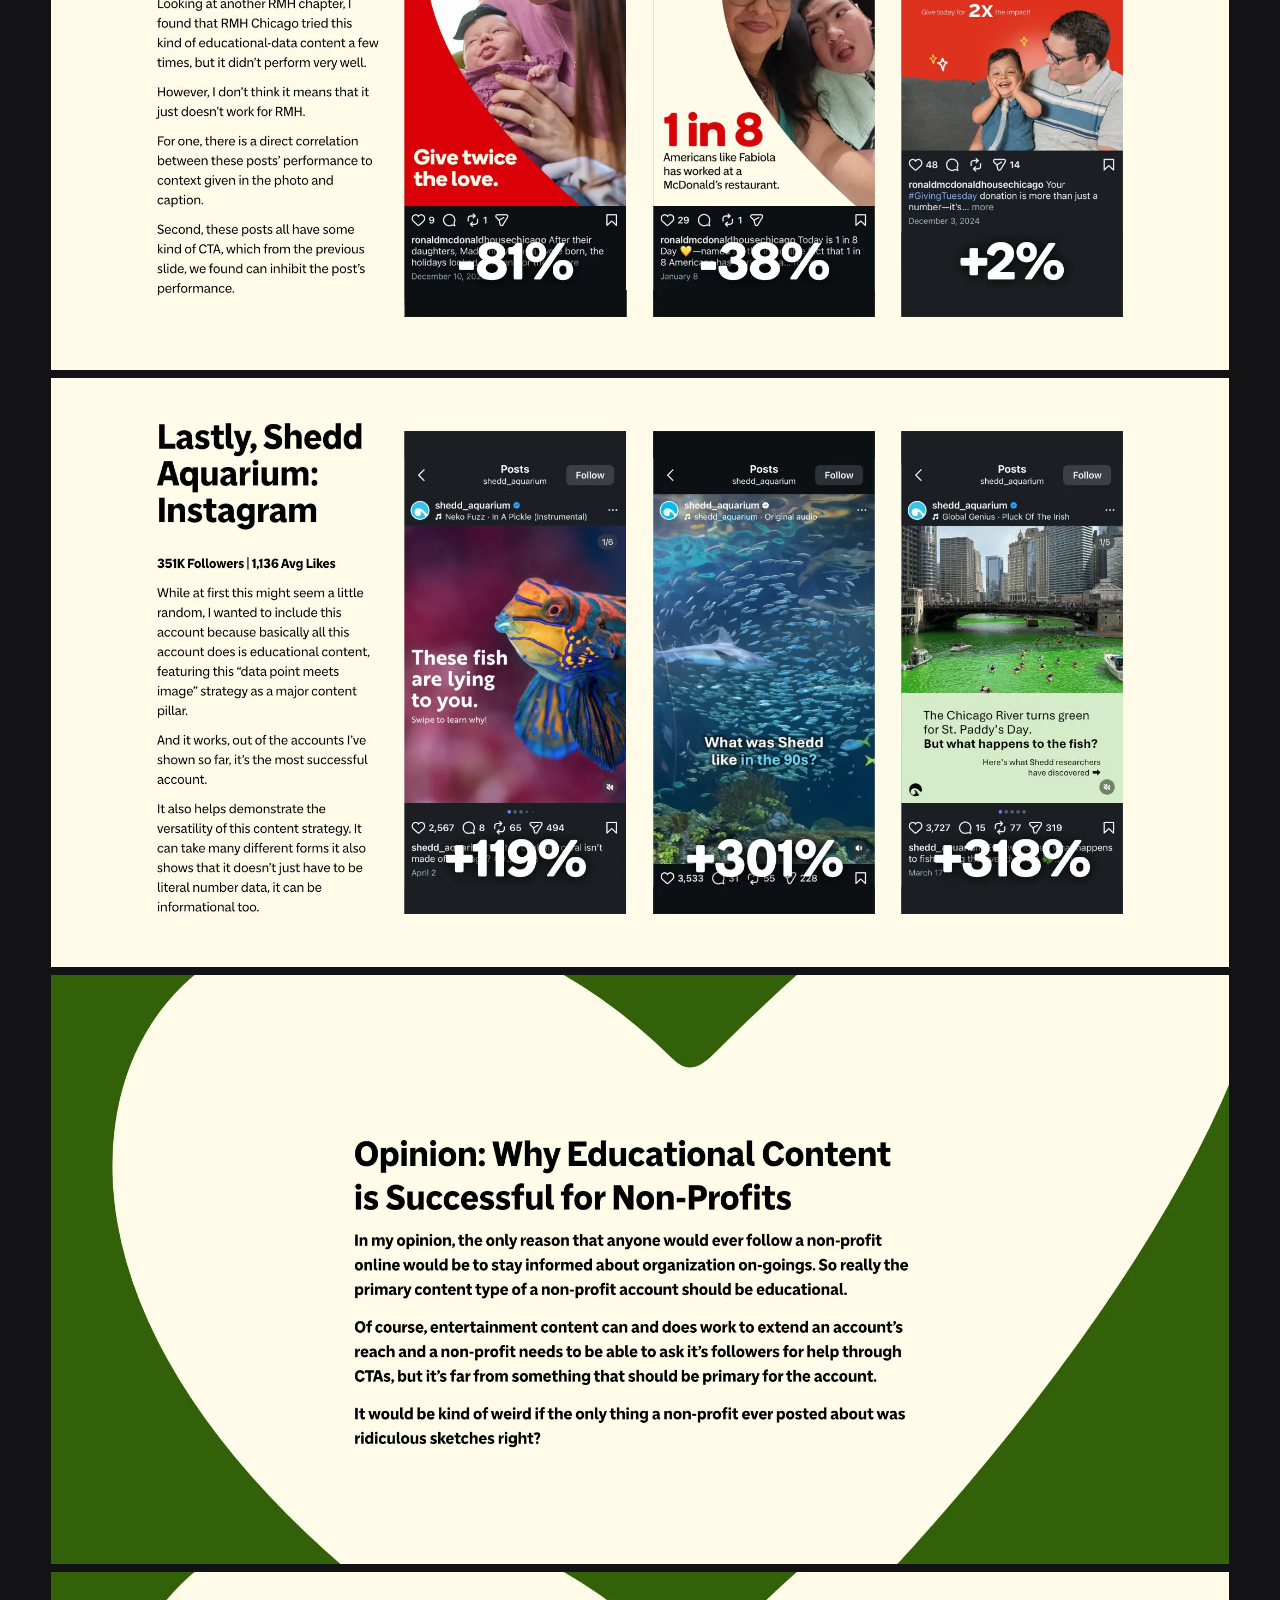
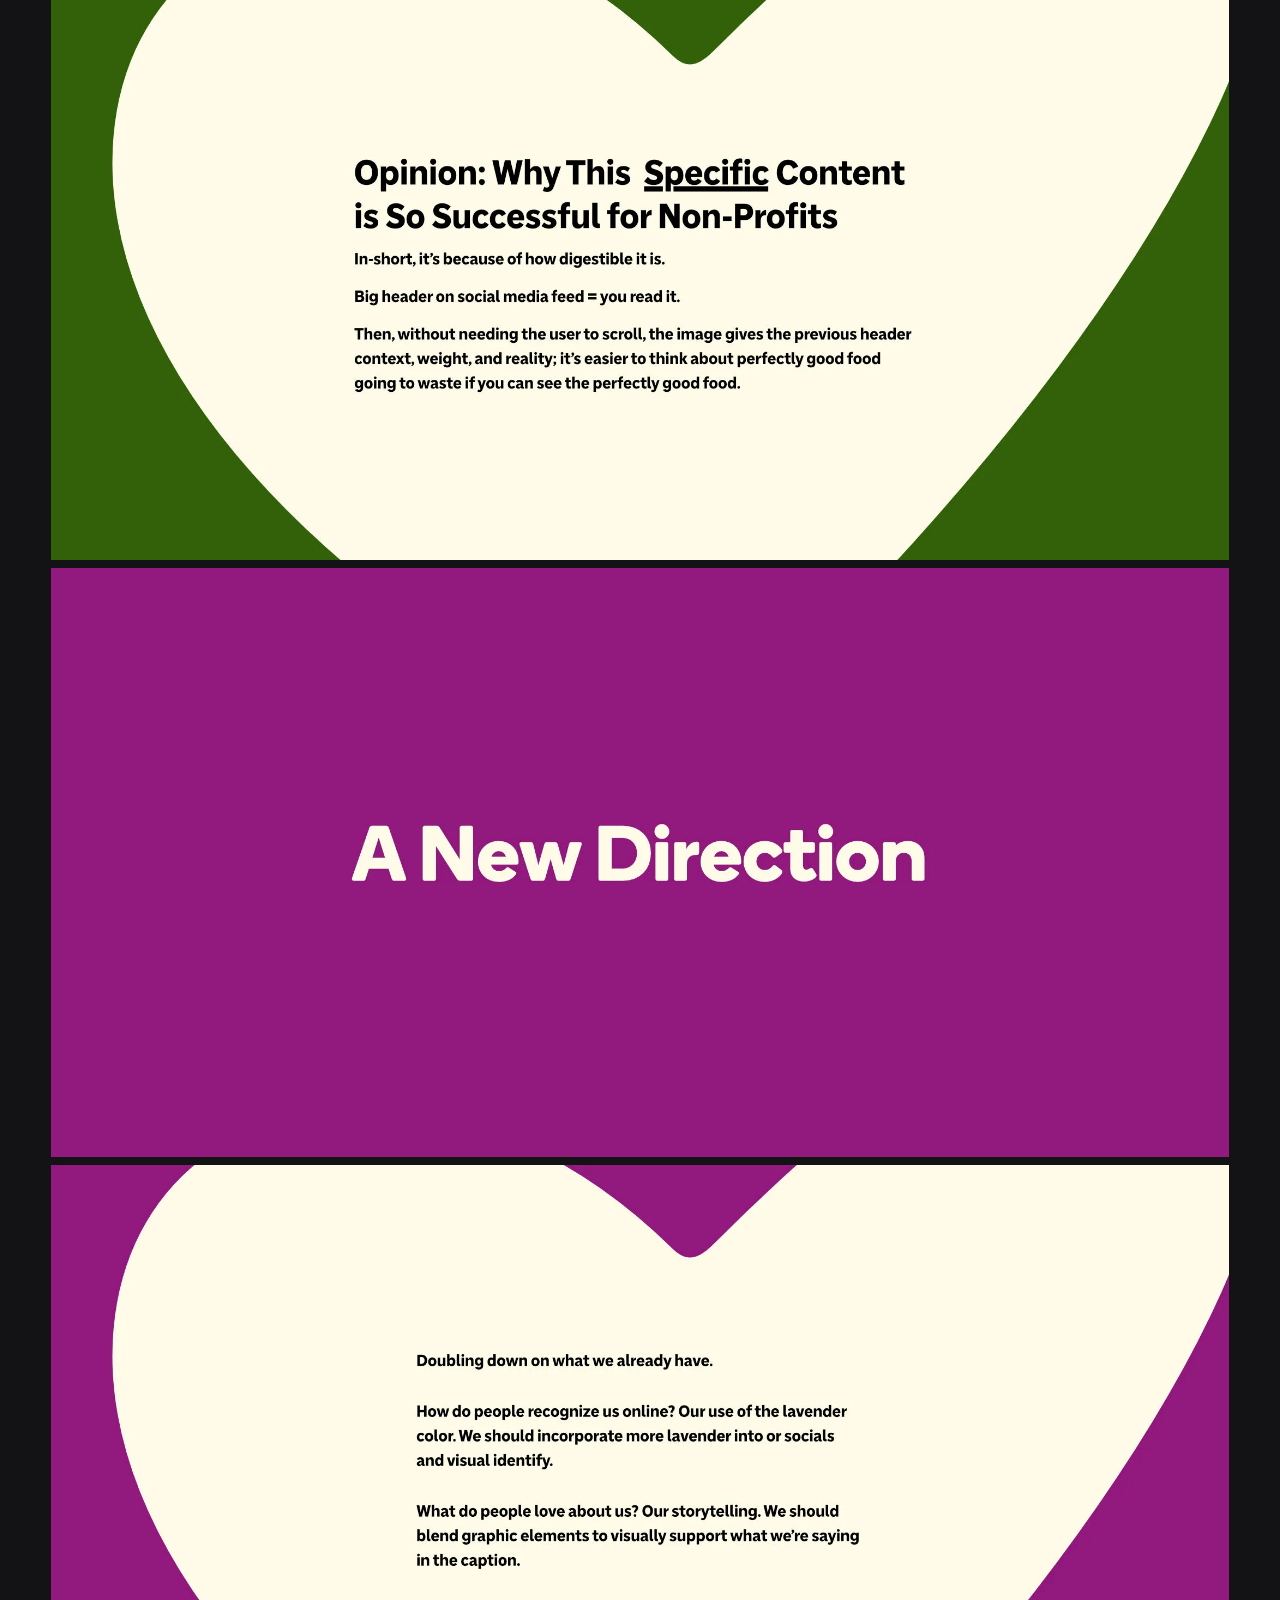
<file: RMHKC.html>
<!DOCTYPE html>

<html lang="en-us">
<head>
  <meta name="robots" content="noindex">
  <meta charset="utf-8">
  <meta name="viewport" content="width=device-width, initial-scale=1">
  <title>Caleb Lyons: RMHKC Social Media Strategy</title>
  <link rel="icon" type="image/svg" href="Icons/caleb-lyons.com_favicon.svg">
  <link href="styles.css" rel="stylesheet" type="text/css">
</head>

<body class="project">

  <div class="wrapper">
    <div>
      <h1><a href="./#Projects" class="nav button">Caleb Lyons' Portfolio</a></h1>
      <a class="button hideOnTablet" href="./#Projects">Projects</a>
      <a class="button hideOnTablet" href="./#about">About</a>
      <button class="contacts hideOnMobile" popovertarget="contacts">Contact Me&nbsp;<img class="down" src="Icons/caleb-lyons.com_down.svg"></button>
      <button class="nav showOnMobile" popovertarget="nav"><img src="Icons/caleb-lyons.com_menu.svg"></button>
    </div>
  </div>
  

  <div class="menu" id="nav" popover><ul><nav>
      <li><a href="./#Projects" class="button"><img src="Icons/caleb-lyons.com_project.svg">&nbsp;&nbsp;Project Gallery</a></li>
      <li><a href="./#Projects" class="button"><img src="Icons/caleb-lyons.com_about.svg">&nbsp;&nbsp;About Me</a></li>
      <hr>
      <li class="hideOnTablet"><button class="copy" onclick="copyEmail()"><img src="Icons/caleb-lyons.com_mail.svg">&nbsp;&nbsp;C@caleb-lyons.com</button></li>
      <li class="hideOnTablet"><button class="copy" onclick="copyPhone()"><img src="Icons/caleb-lyons.com_phone.svg">&nbsp;&nbsp;913-302-0440</button></li>
      <li class="showOnTablet"><a href="mailto:C@caleb-lyons.com" class="button" onclick="copyEmail()"><img src="Icons/caleb-lyons.com_mail.svg">&nbsp;&nbsp;C@caleb-lyons.com</a></li>
      <li class="showOnTablet"><a href="tel:+1913-302-0440" class="button" onclick="copyPhone()"><img src="Icons/caleb-lyons.com_phone.svg">&nbsp;&nbsp;913-302-0440</a></li>
      <li><a href="https://www.linkedin.com/in/caleb-mi-lyons/" target="_blank" class="external button"><img src="Icons/caleb-lyons.com_LinkedIn.svg">&nbsp;&nbsp;LinkedIn</a></li>
      <!--
        <li><a href="Downloads/CalebL_Resume.pdf" class="button"><img src="Icons/caleb-lyons.com_resume.svg">&nbsp;&nbsp;Resume PDF</a></li>
        <li class="showOnTablet"><a href="Downloads/CalebLyons_Portfolio.pdf" class="button"><img src="Icons/caleb-lyons.com_letter.svg">&nbsp;&nbsp;Portfolio PDF</a></li>
        <li><a href="Downloads/CalebLyons_Portfolio.pdf" class="button download" download><img src="Icons/caleb-lyons.com_letter.svg">&nbsp;&nbsp;Portfolio PDF</a></li>
      -->
  </ul></nav></div>
  
  <div class="menu" id="contacts" popover><ul>
    <li class="hideOnTablet"><button class="copy" onclick="copyEmail()"><img src="Icons/caleb-lyons.com_mail.svg">&nbsp;&nbsp;C@caleb-lyons.com</button></li>
    <li class="hideOnTablet"><button class="copy" onclick="copyPhone()"><img src="Icons/caleb-lyons.com_phone.svg">&nbsp;&nbsp;913-302-0440</button></li>
    <li class="showOnTablet"><a href="mailto:C@caleb-lyons.com" class="button" onclick="copyEmail()"><img src="Icons/caleb-lyons.com_mail.svg">&nbsp;&nbsp;C@caleb-lyons.com</a></li>
    <li class="showOnTablet"><a href="tel:+1913-302-0440" class="button" onclick="copyPhone()"><img src="Icons/caleb-lyons.com_phone.svg">&nbsp;&nbsp;913-302-0440</a></li>
    <li><a href="https://www.linkedin.com/in/caleb-mi-lyons/" target="_blank" class="external button"><img src="Icons/caleb-lyons.com_LinkedIn.svg">&nbsp;&nbsp;LinkedIn</a></li>
  </ul></div>

  <script>
    function copyEmail() {
        navigator.clipboard.writeText
            ("C@caleb-lyons.com");
    }
    function copyPhone() {
        navigator.clipboard.writeText
            ("913 302 0440");
    }
  </script>


<!--


  <div class="menu" id="downloads" popover><ul>
    <li><a href="Downloads/CalebL_Resume.pdf" class="button download" download><img src="Icons/caleb-lyons.com_resume.svg">&nbsp;&nbsp;My Resume</a></li>
    <li><a href="Downloads/CalebL_Portfolio.pdf" class="button download" download><img src="Icons/caleb-lyons.com_screen.svg">&nbsp;&nbsp;Digital Portfolio PDF</a></li>
    <li><a href="Downloads/CalebLyons_Portfolio.pdf" class="button download" download><img src="Icons/caleb-lyons.com_letter.svg">&nbsp;&nbsp;Letter Paper Portfolio PDF</a></li>
  </ul></div>
  
  <div class="menu" id="exports" popover><ul>
    <li><a href="Downloads/CalebL_Portfolio.pdf" class="button download" download><img src="Icons/caleb-lyons.com_screen.svg">&nbsp;&nbsp;Digital Presentation ( 4K )</a></li>
    <li><a href="Downloads/CalebLyons_Portfolio.pdf" class="button download" download><img src="Icons/caleb-lyons.com_letter.svg">&nbsp;&nbsp;Letter Paper ( 8.5x11 in )</a></li>
  </ul></div>
  
    <div class="menu" id="contactsmobile" popover><ul>
      <li><button class="copy" onclick="copyEmail()"><img src="Icons/caleb-lyons.com_mail.svg">&nbsp;&nbsp;C@caleb-lyons.com</button></li>
      <li><button class="copy" onclick="copyPhone()"><img src="Icons/caleb-lyons.com_phone.svg">&nbsp;&nbsp;913-302-0440</button></li>
      <li><a href="https://www.linkedin.com/in/caleb-mi-lyons/" target="_blank" class="external button"><img src="Icons/caleb-lyons.com_LinkedIn.svg">&nbsp;LinkedIn</a></li>
    </ul></div>
  
  -->


  <main>

    <div>
      <img src="Images/RMHKC/caleb-lyons.com_SocialMediaStrategy_1.webp" loading="eager">
      <img src="Images/RMHKC/caleb-lyons.com_SocialMediaStrategy_2.webp" loading="lazy">
      <img src="Images/RMHKC/caleb-lyons.com_SocialMediaStrategy_3.webp" loading="lazy">
      <img src="Images/RMHKC/caleb-lyons.com_SocialMediaStrategy_4.webp" loading="lazy">
      <img src="Images/RMHKC/caleb-lyons.com_SocialMediaStrategy_5.webp" loading="lazy">
      <img src="Images/RMHKC/caleb-lyons.com_SocialMediaStrategy_6.webp" loading="lazy">
      <img src="Images/RMHKC/caleb-lyons.com_SocialMediaStrategy_7.webp" loading="lazy">
      <img src="Images/RMHKC/caleb-lyons.com_SocialMediaStrategy_8.webp" loading="lazy">
      <img src="Images/RMHKC/caleb-lyons.com_SocialMediaStrategy_9.webp" loading="lazy">
      <img src="Images/RMHKC/caleb-lyons.com_SocialMediaStrategy_10.webp" loading="lazy">
      <img src="Images/RMHKC/caleb-lyons.com_SocialMediaStrategy_11.webp" loading="lazy">
      <img src="Images/RMHKC/caleb-lyons.com_SocialMediaStrategy_12.webp" loading="lazy">
      <img src="Images/RMHKC/caleb-lyons.com_SocialMediaStrategy_13.webp" loading="lazy">
      <img src="Images/RMHKC/caleb-lyons.com_SocialMediaStrategy_14.webp" loading="lazy">
      <img src="Images/RMHKC/caleb-lyons.com_SocialMediaStrategy_15.webp" loading="lazy">
      <img src="Images/RMHKC/caleb-lyons.com_SocialMediaStrategy_16.webp" loading="lazy">
      <img src="Images/RMHKC/caleb-lyons.com_SocialMediaStrategy_17.webp" loading="lazy">
      <img src="Images/RMHKC/caleb-lyons.com_SocialMediaStrategy_18.webp" loading="lazy">
      <img src="Images/RMHKC/caleb-lyons.com_SocialMediaStrategy_19.webp" loading="lazy">
      <img src="Images/RMHKC/caleb-lyons.com_SocialMediaStrategy_20.webp" loading="lazy">
      <img src="Images/RMHKC/caleb-lyons.com_SocialMediaStrategy_21.webp" loading="lazy">
      <img src="Images/RMHKC/caleb-lyons.com_SocialMediaStrategy_22.webp" loading="lazy">
      <img src="Images/RMHKC/caleb-lyons.com_SocialMediaStrategy_23.webp" loading="lazy">
      <img src="Images/RMHKC/caleb-lyons.com_SocialMediaStrategy_24.webp" loading="lazy">
      <img src="Images/RMHKC/caleb-lyons.com_SocialMediaStrategy_25.webp" loading="lazy">
      <img src="Images/RMHKC/caleb-lyons.com_SocialMediaStrategy_26.webp" loading="lazy">
      <img src="Images/RMHKC/caleb-lyons.com_SocialMediaStrategy_27.webp" loading="lazy">
      <img src="Images/RMHKC/caleb-lyons.com_SocialMediaStrategy_28.webp" loading="lazy">
      <img src="Images/RMHKC/caleb-lyons.com_SocialMediaStrategy_29.webp" loading="lazy">
      <img src="Images/RMHKC/caleb-lyons.com_SocialMediaStrategy_30.webp" loading="lazy">
      <img src="Images/RMHKC/caleb-lyons.com_SocialMediaStrategy_31.webp" loading="lazy">
      <img src="Images/RMHKC/caleb-lyons.com_SocialMediaStrategy_32.webp" loading="lazy">
      <img src="Images/RMHKC/caleb-lyons.com_SocialMediaStrategy_33.webp" loading="lazy">
      <img src="Images/RMHKC/caleb-lyons.com_SocialMediaStrategy_34.webp" loading="lazy">
      <img src="Images/RMHKC/caleb-lyons.com_SocialMediaStrategy_35.webp" loading="lazy">
    </div>
  </main>
</body>
</html>
</file>
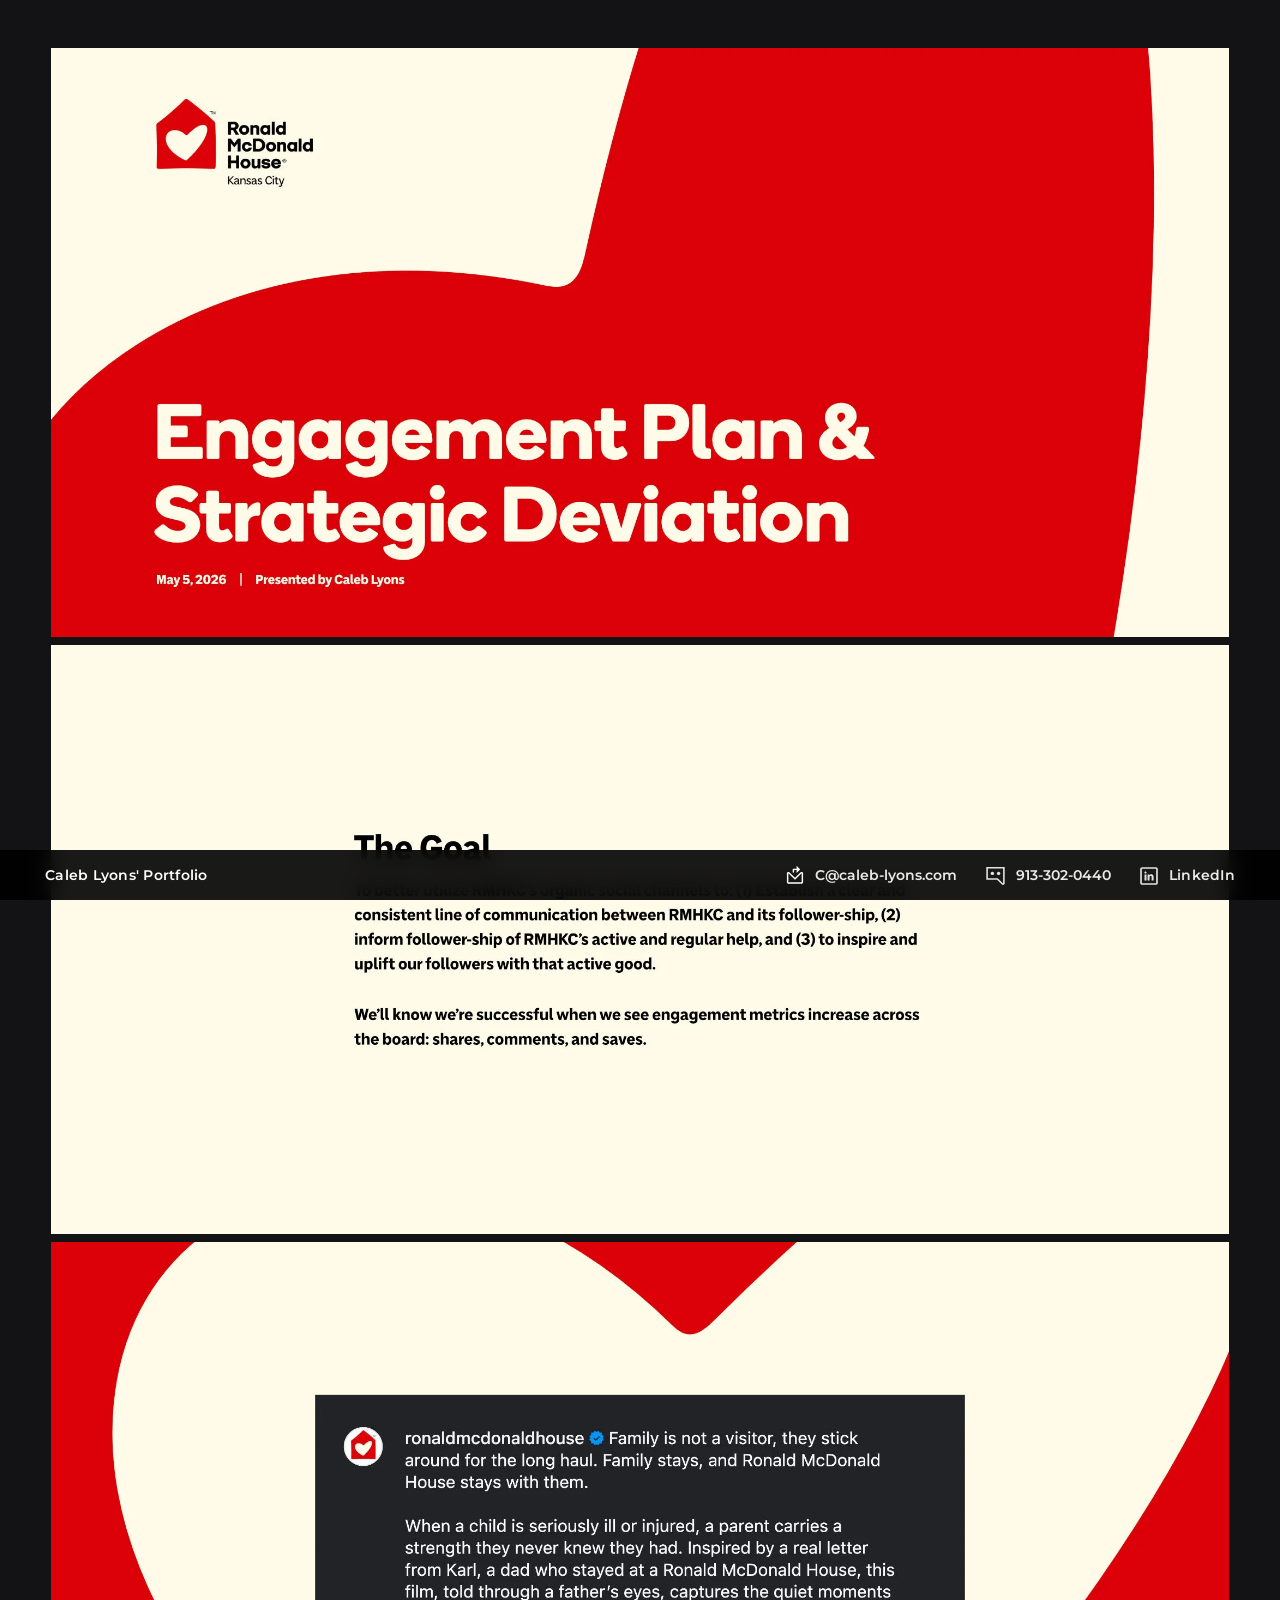
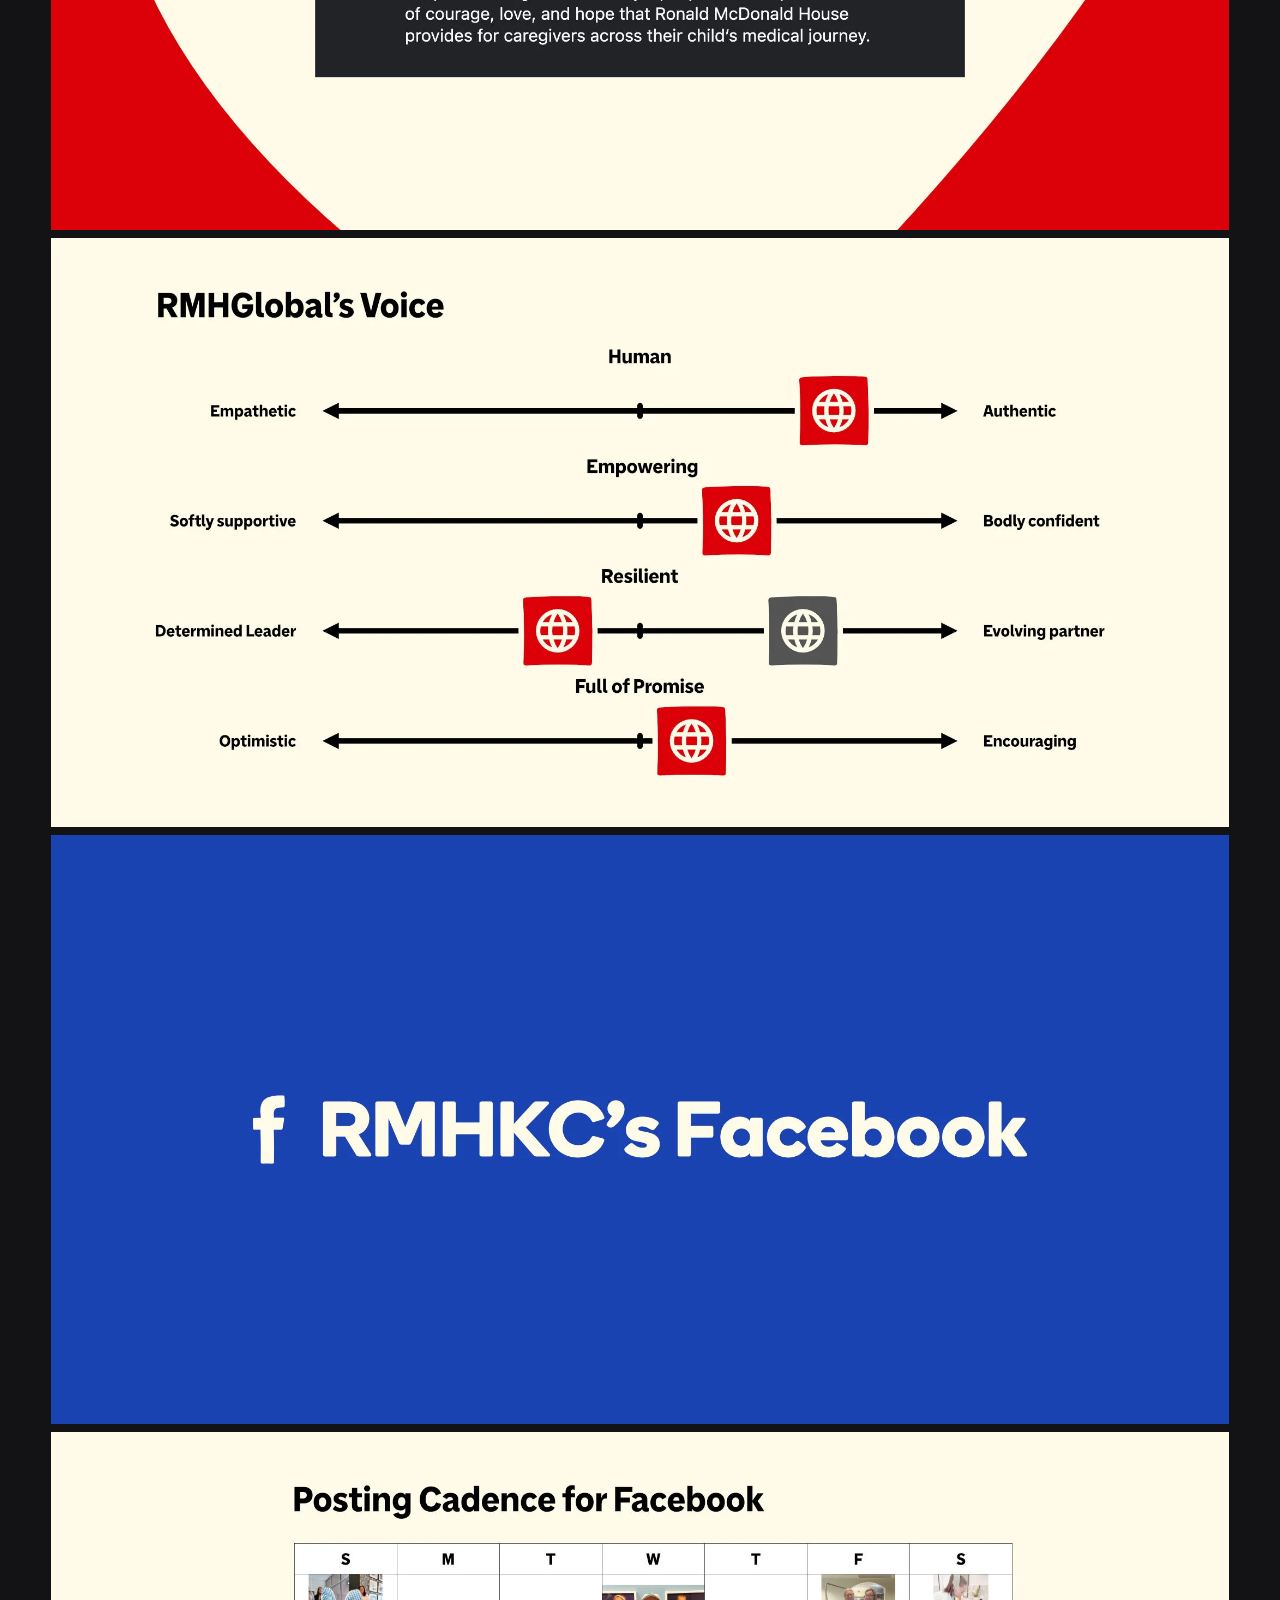
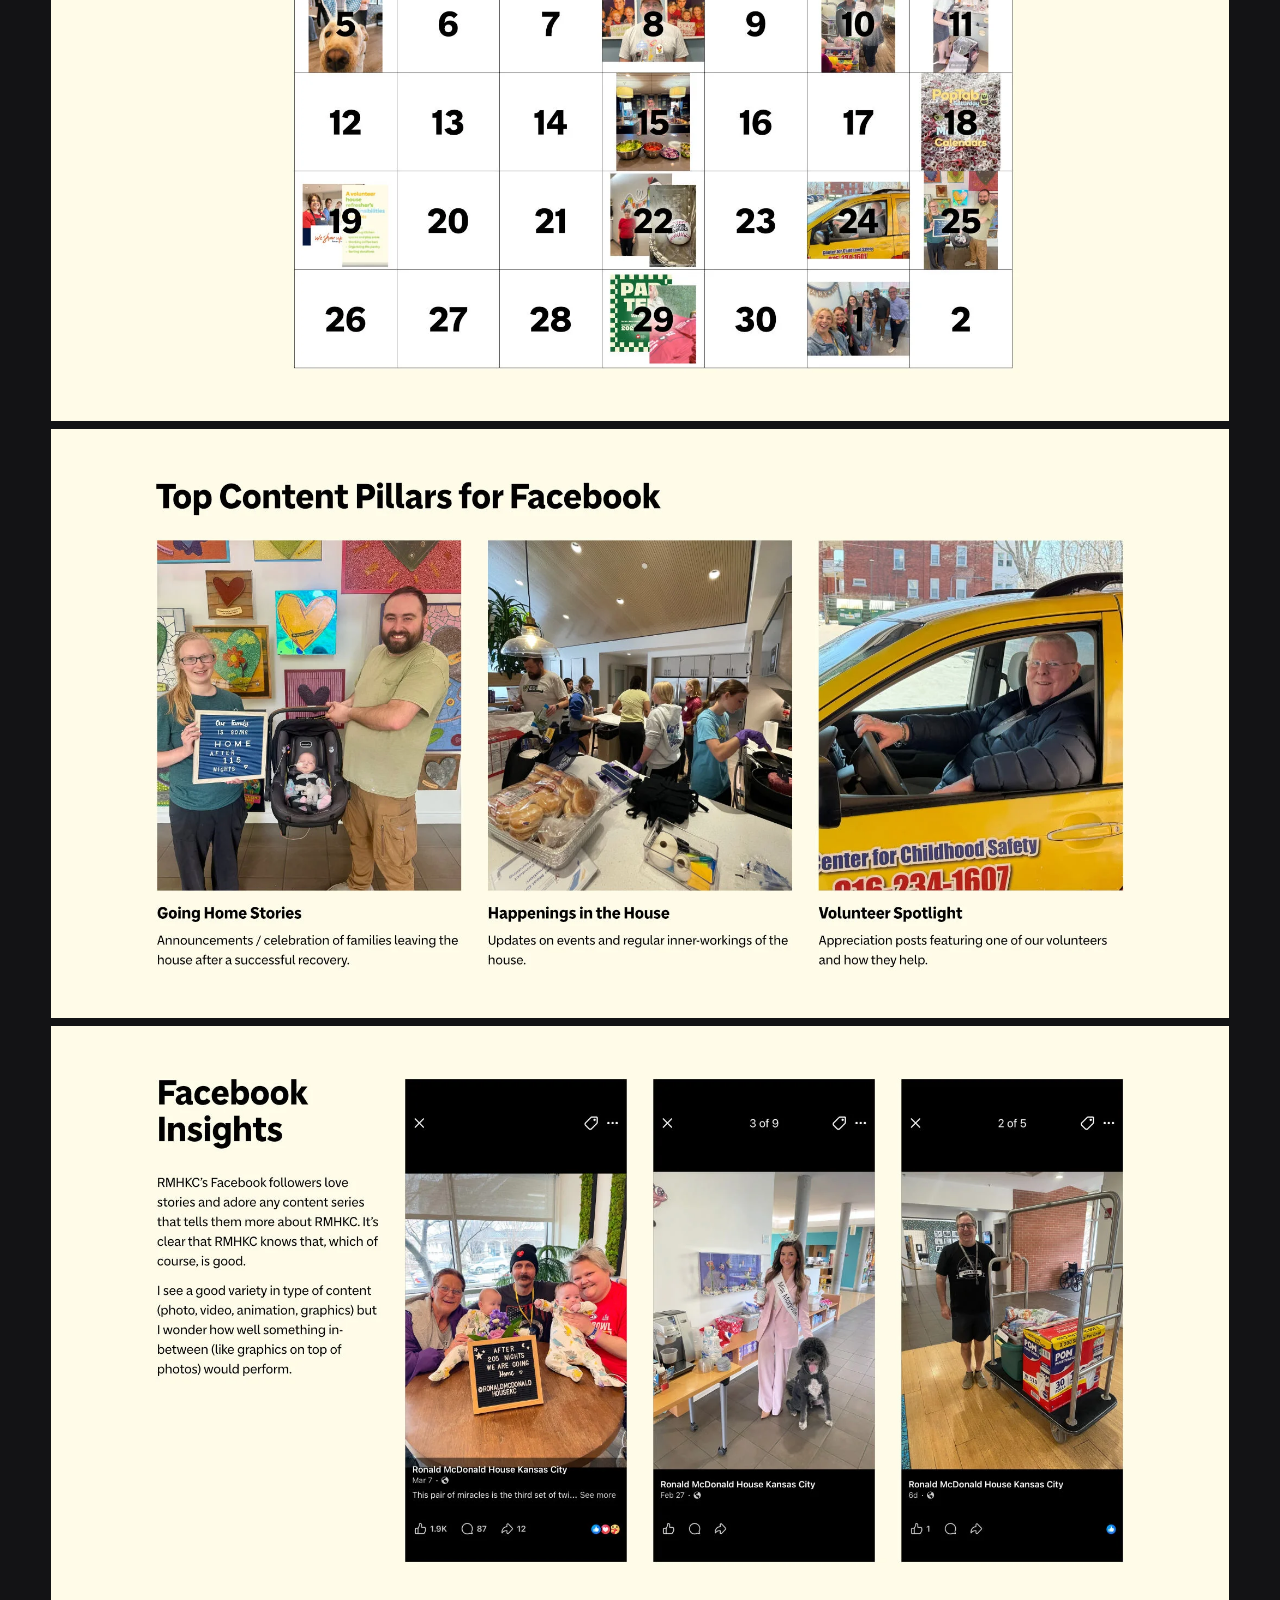
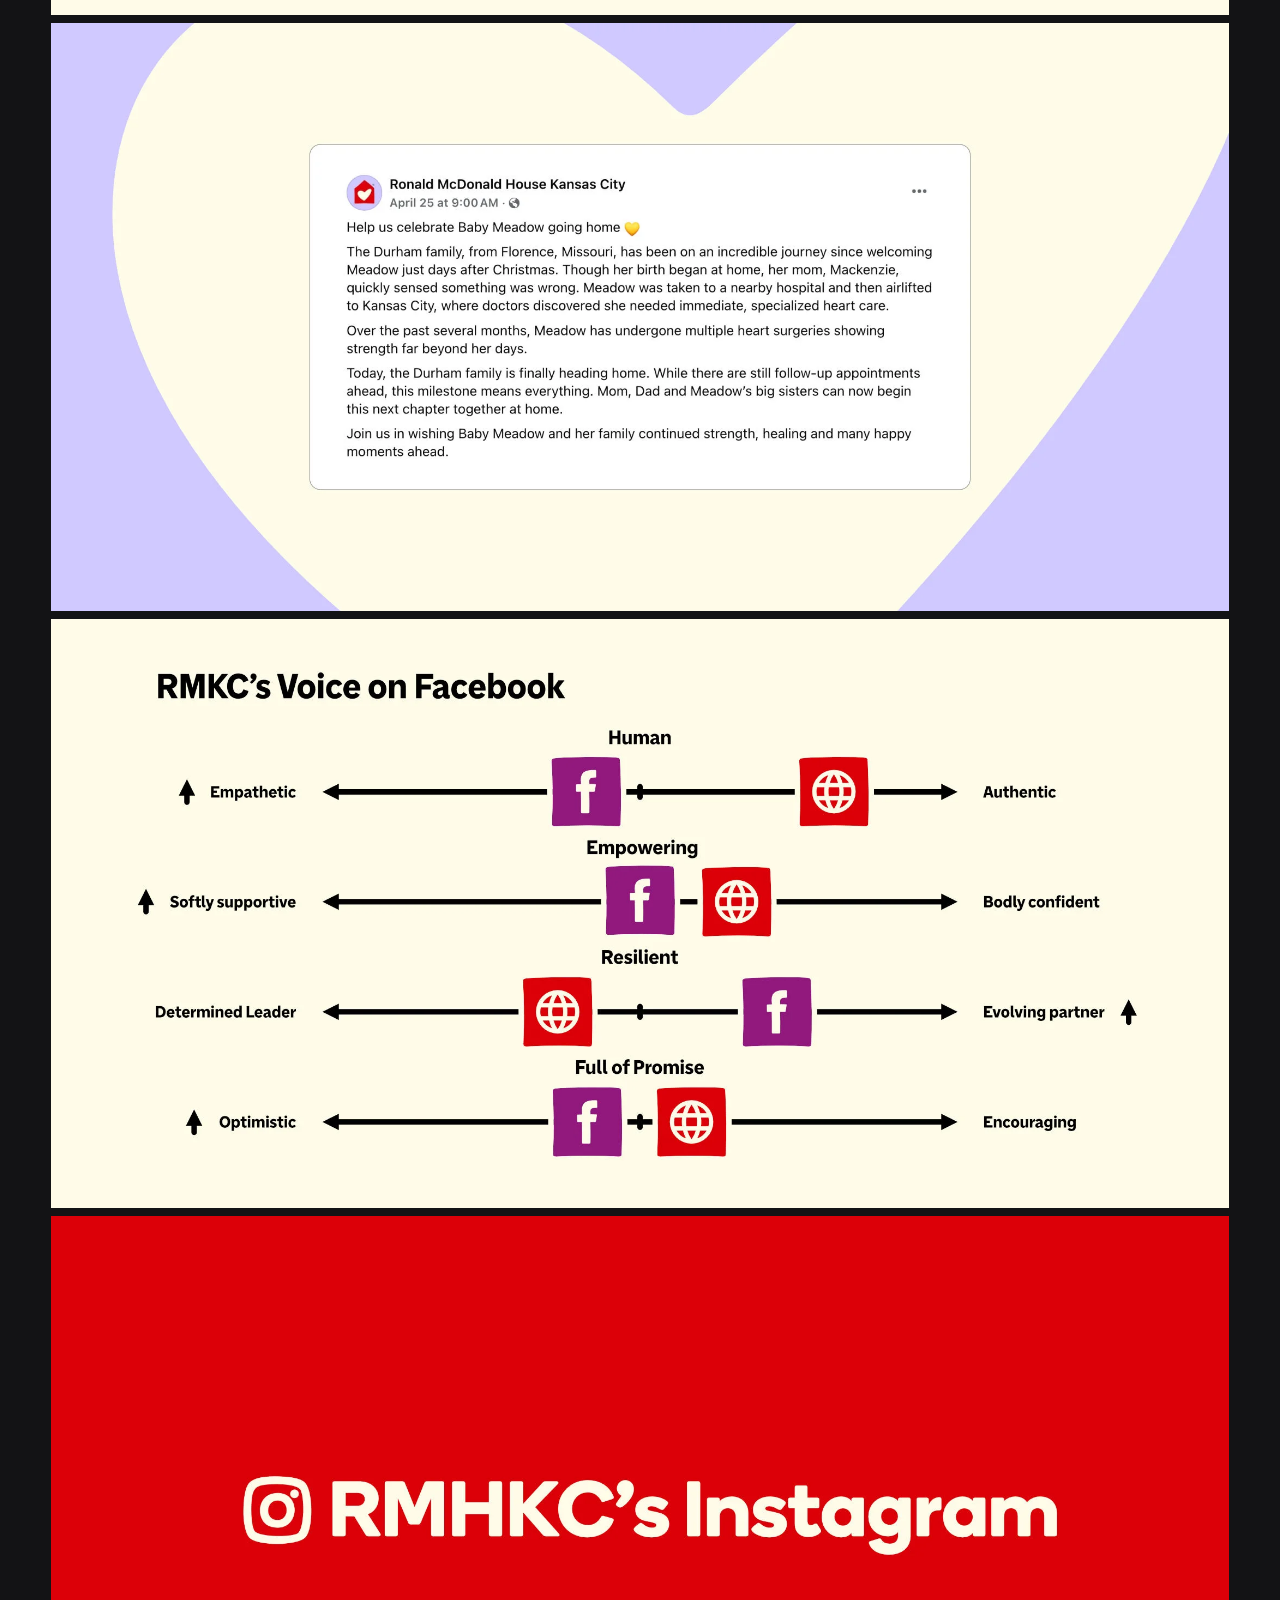
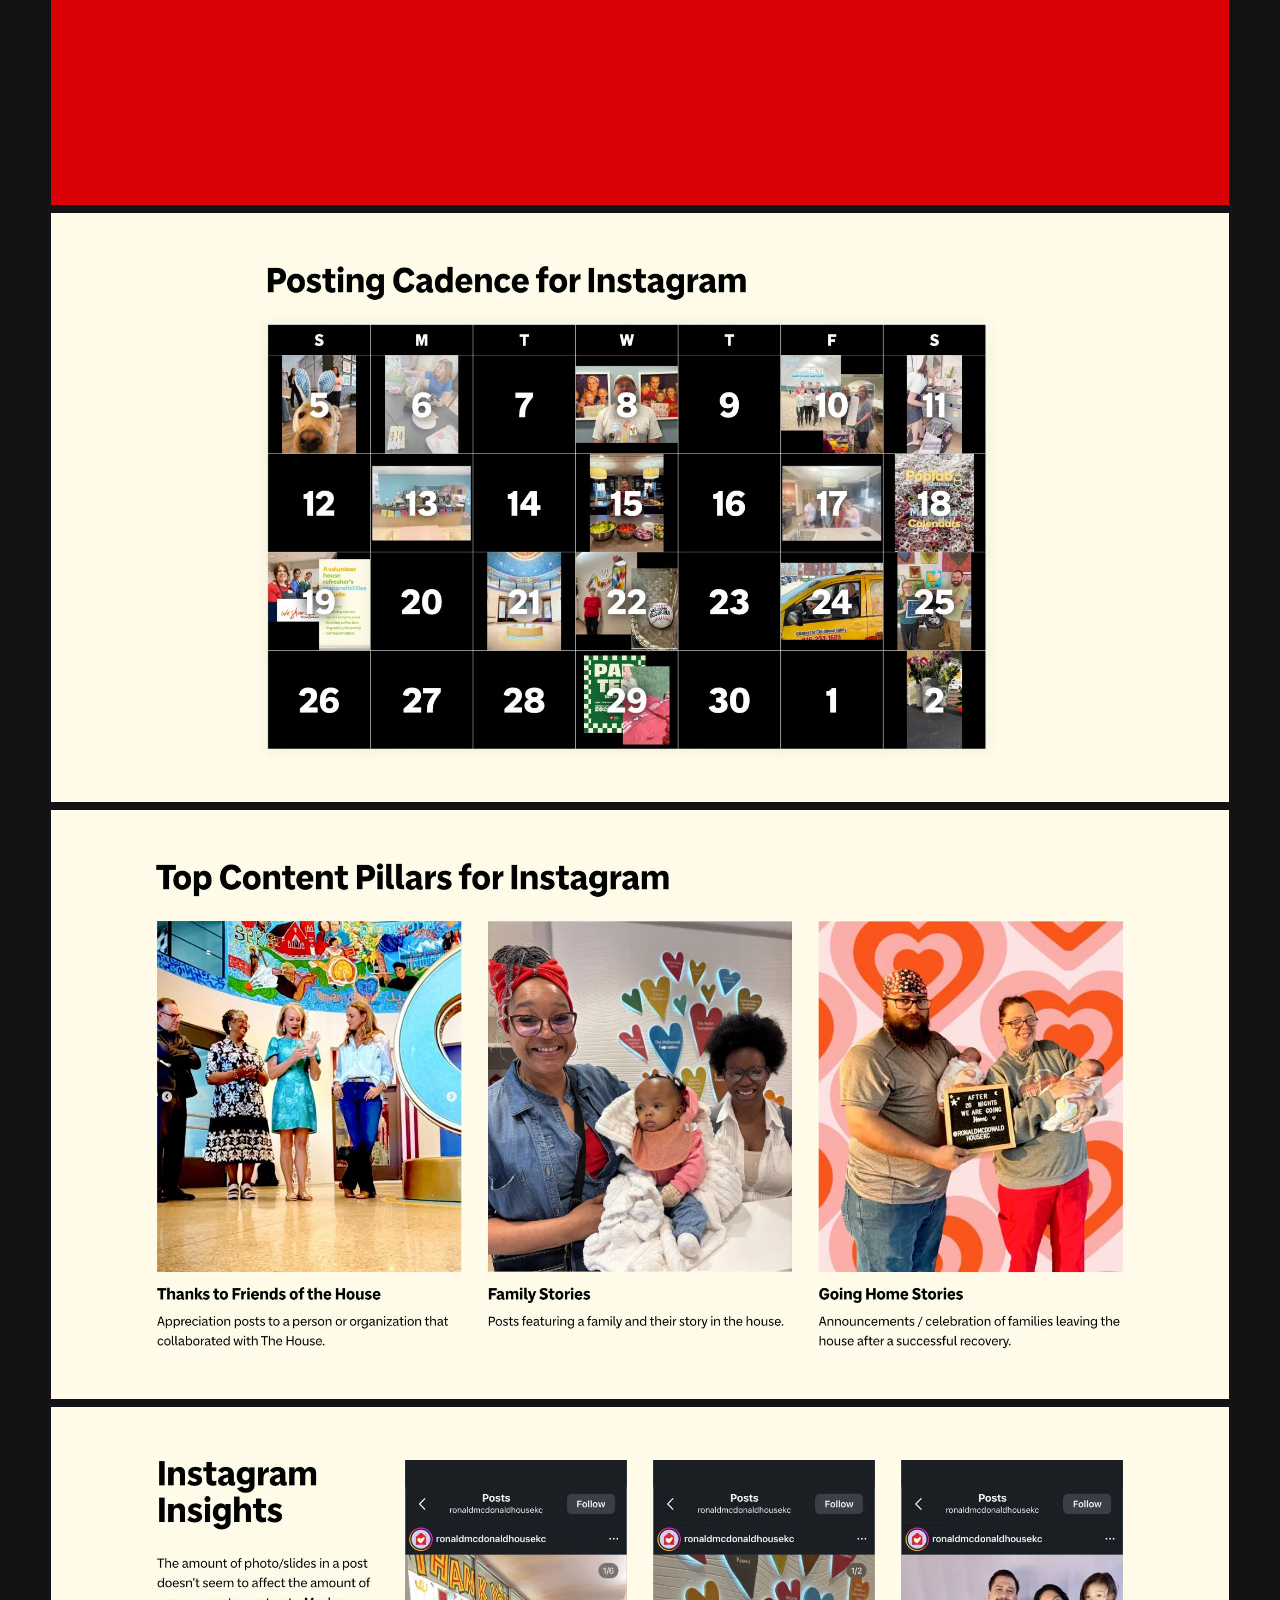
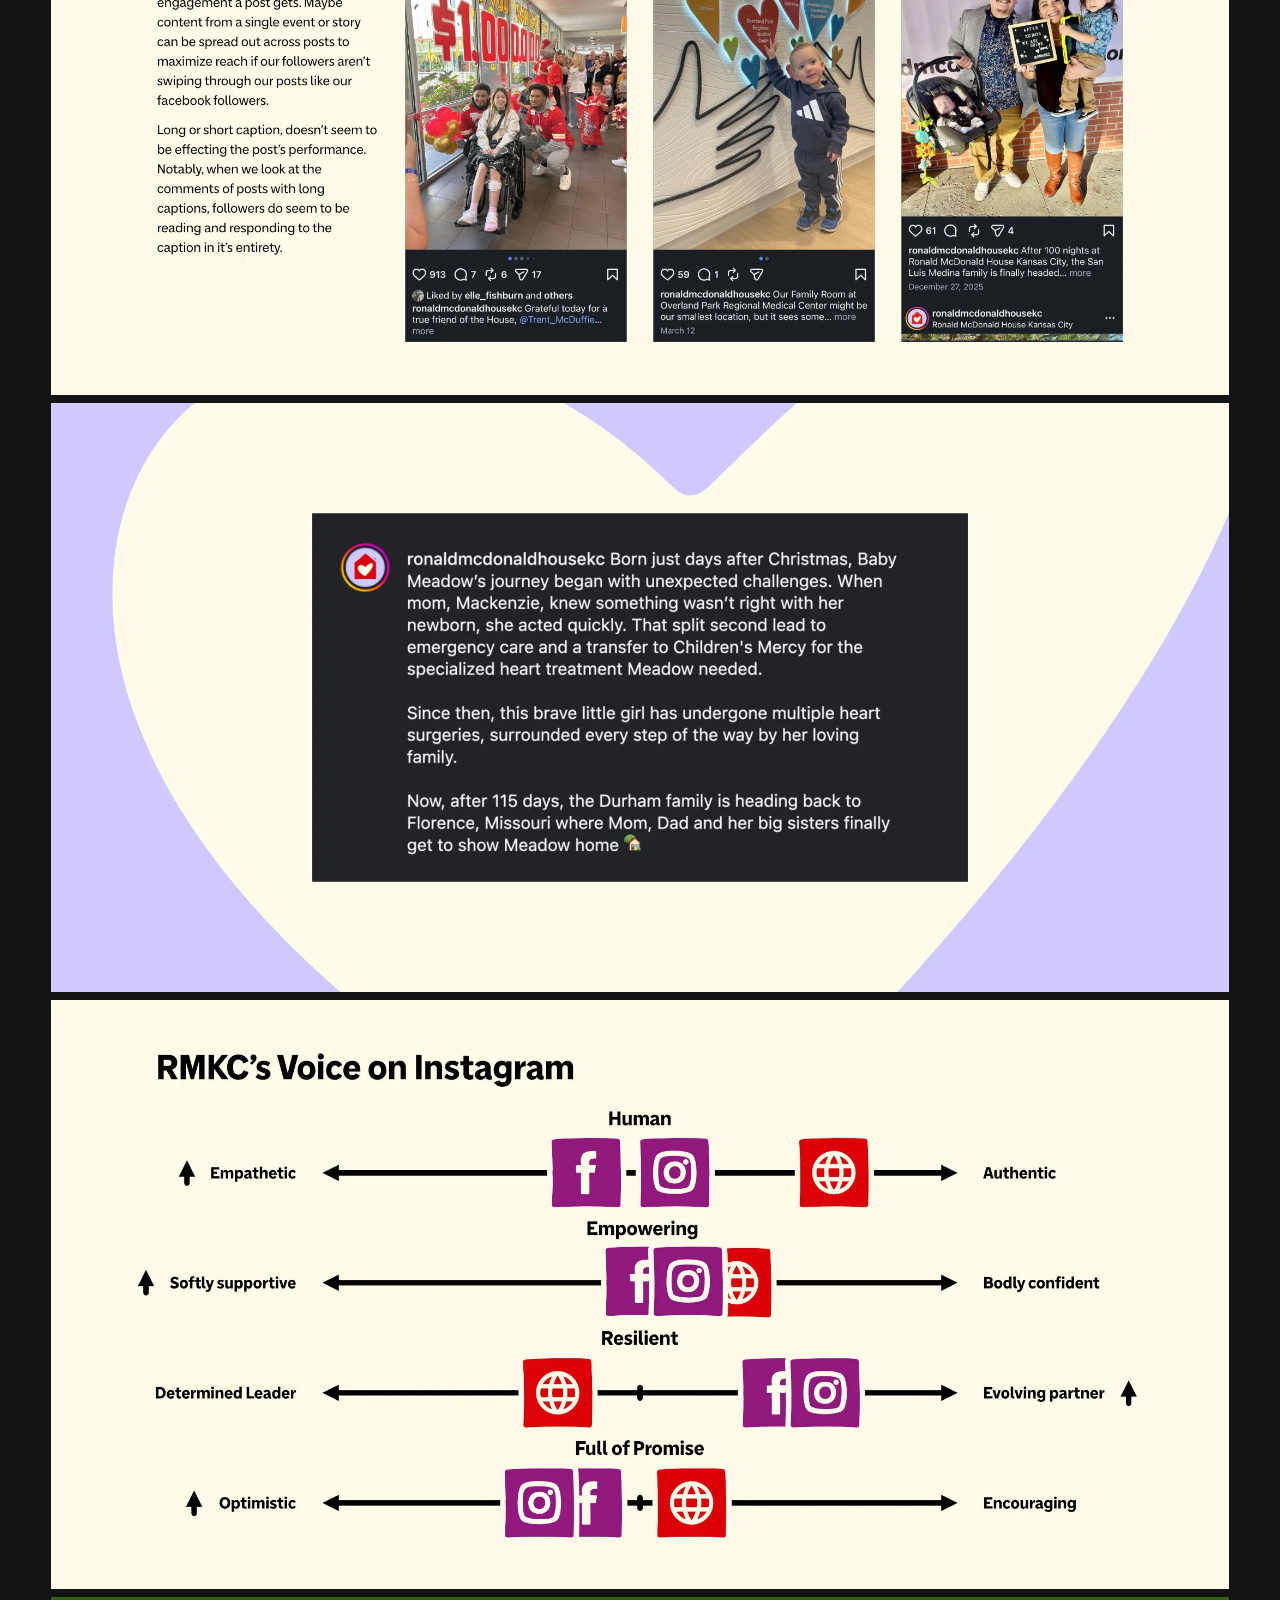
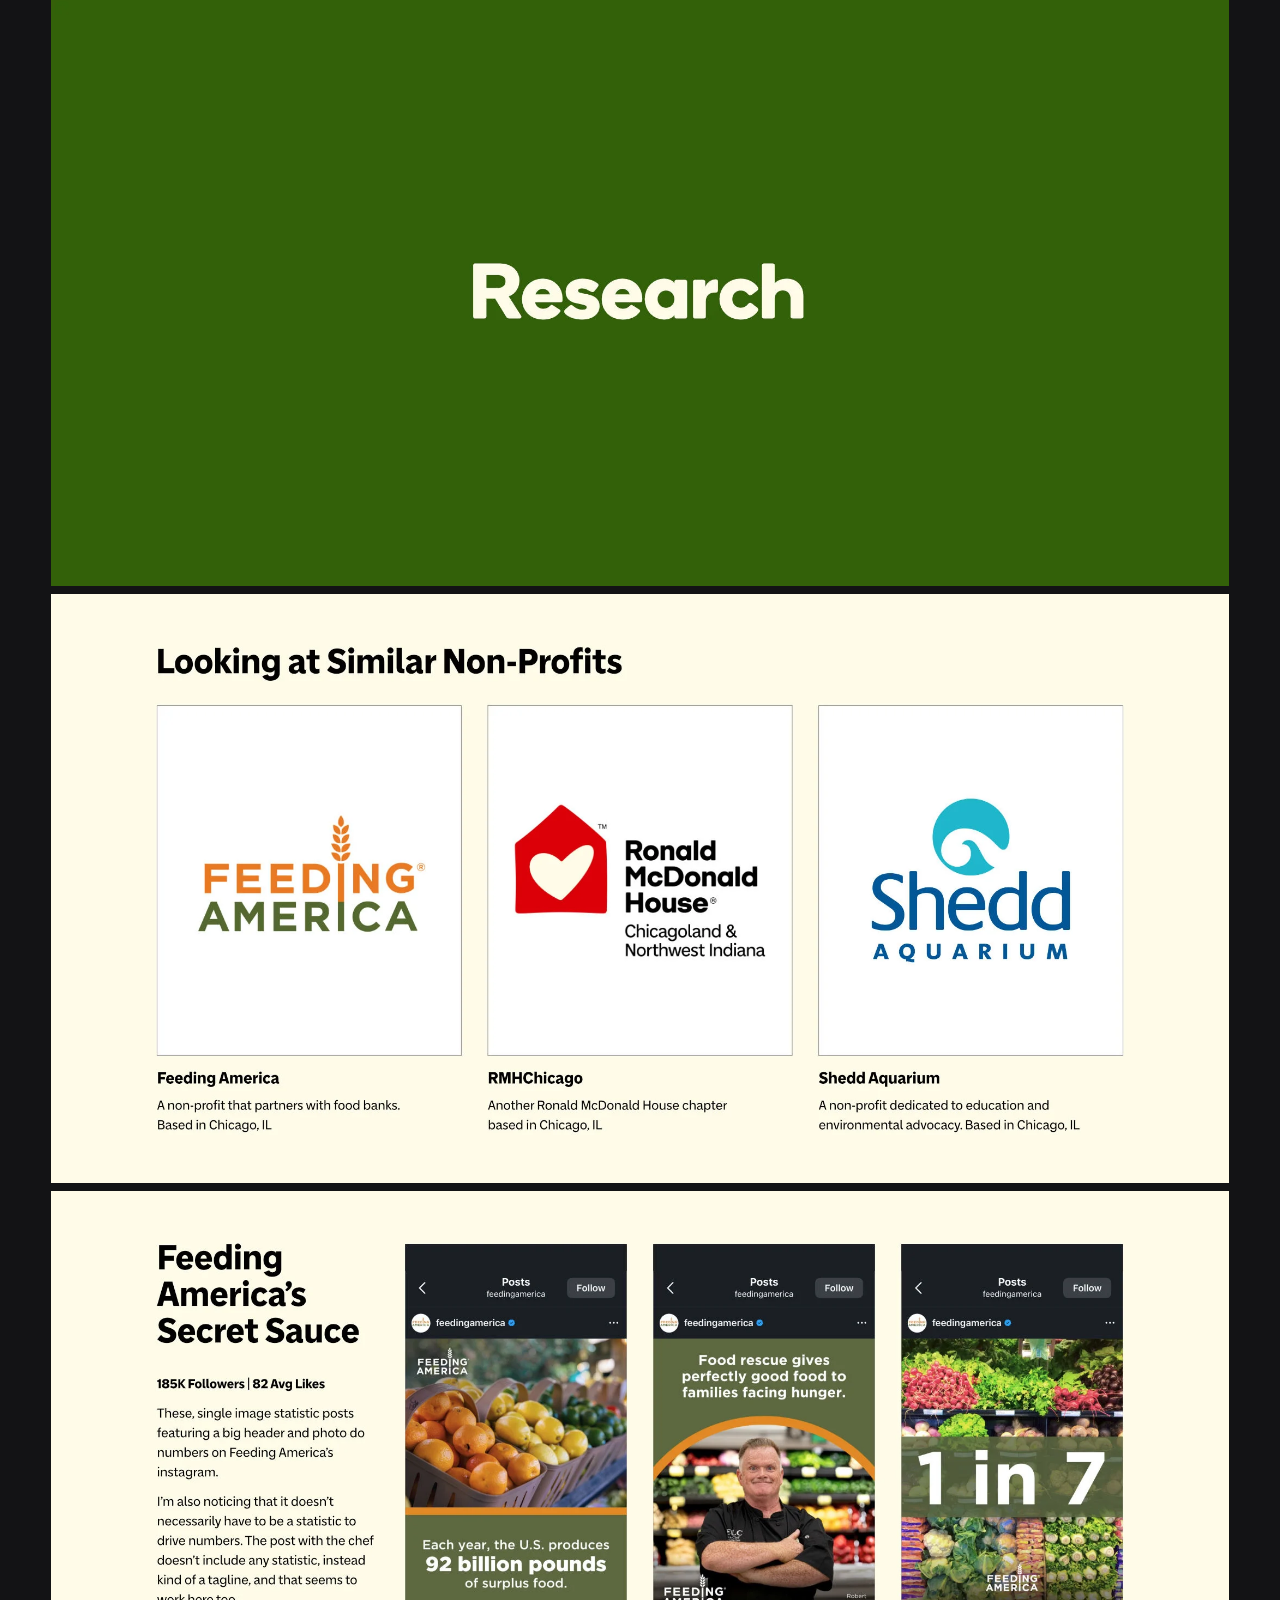
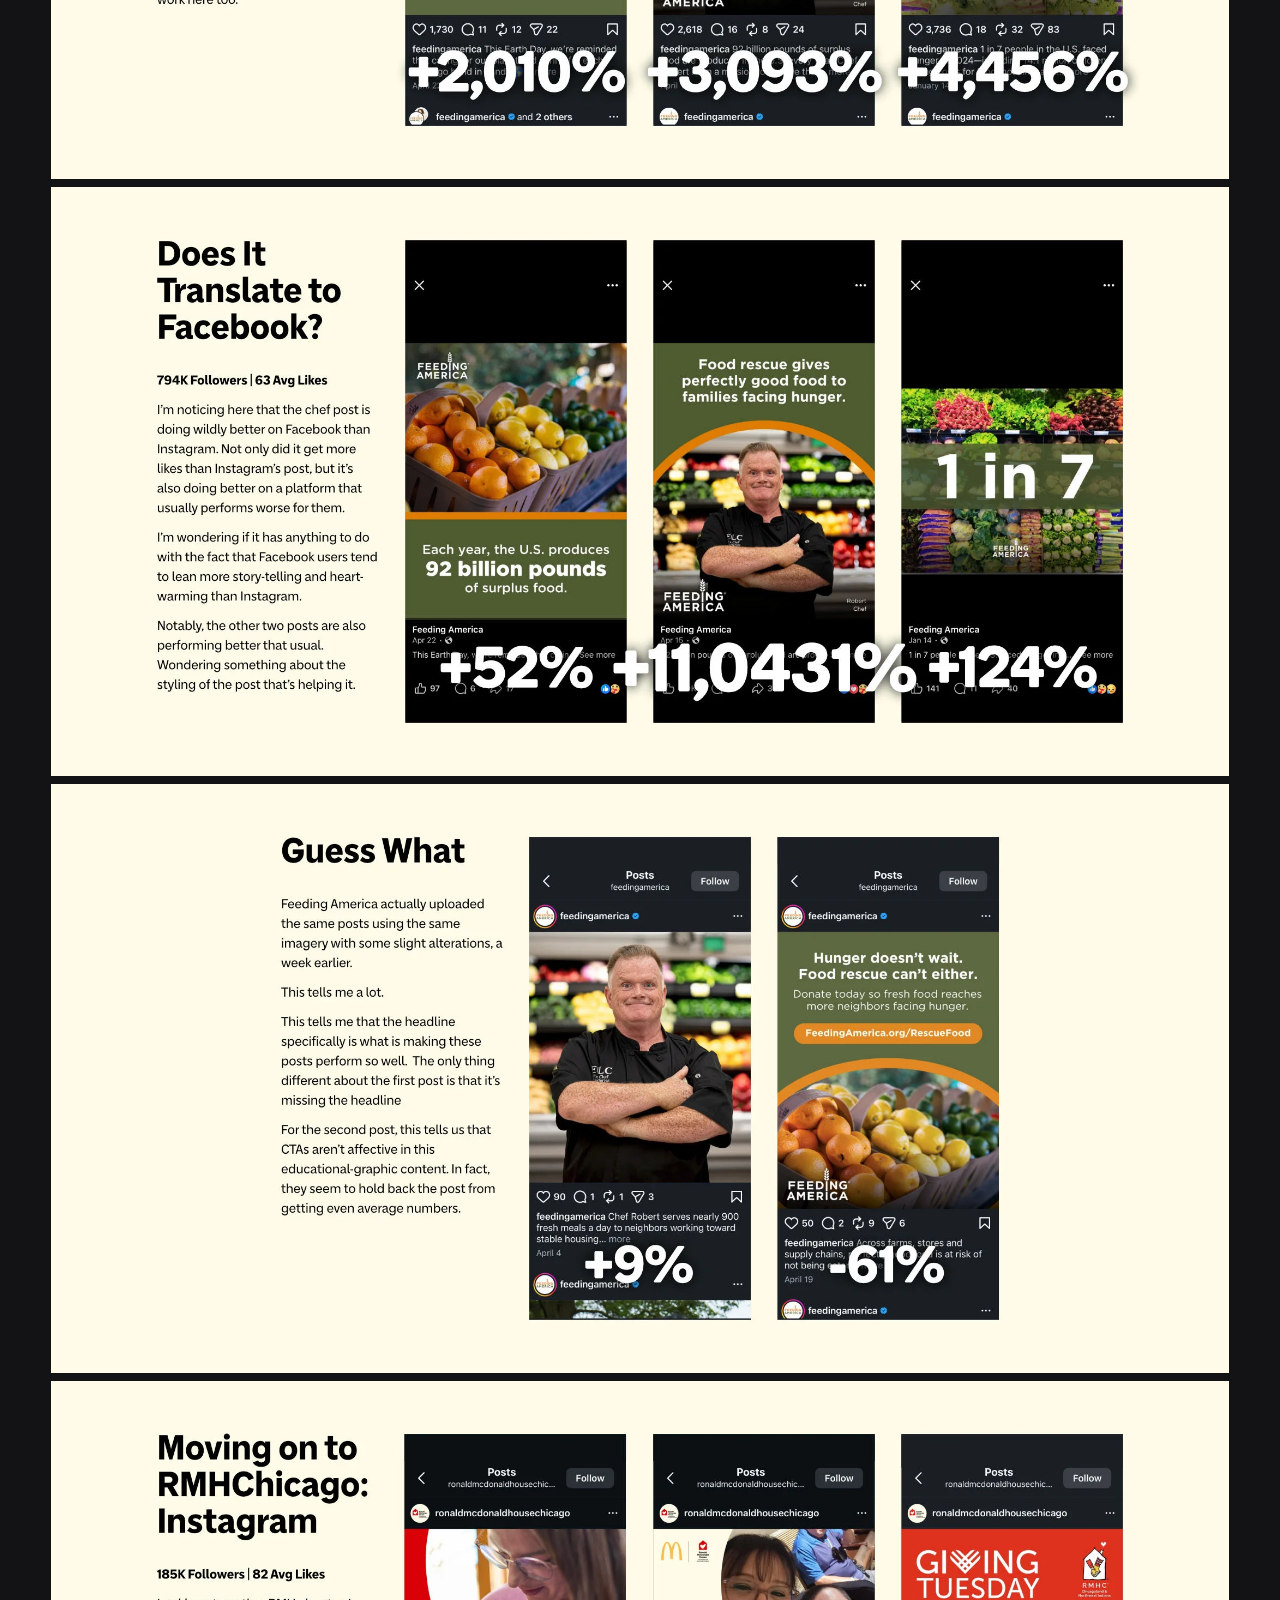
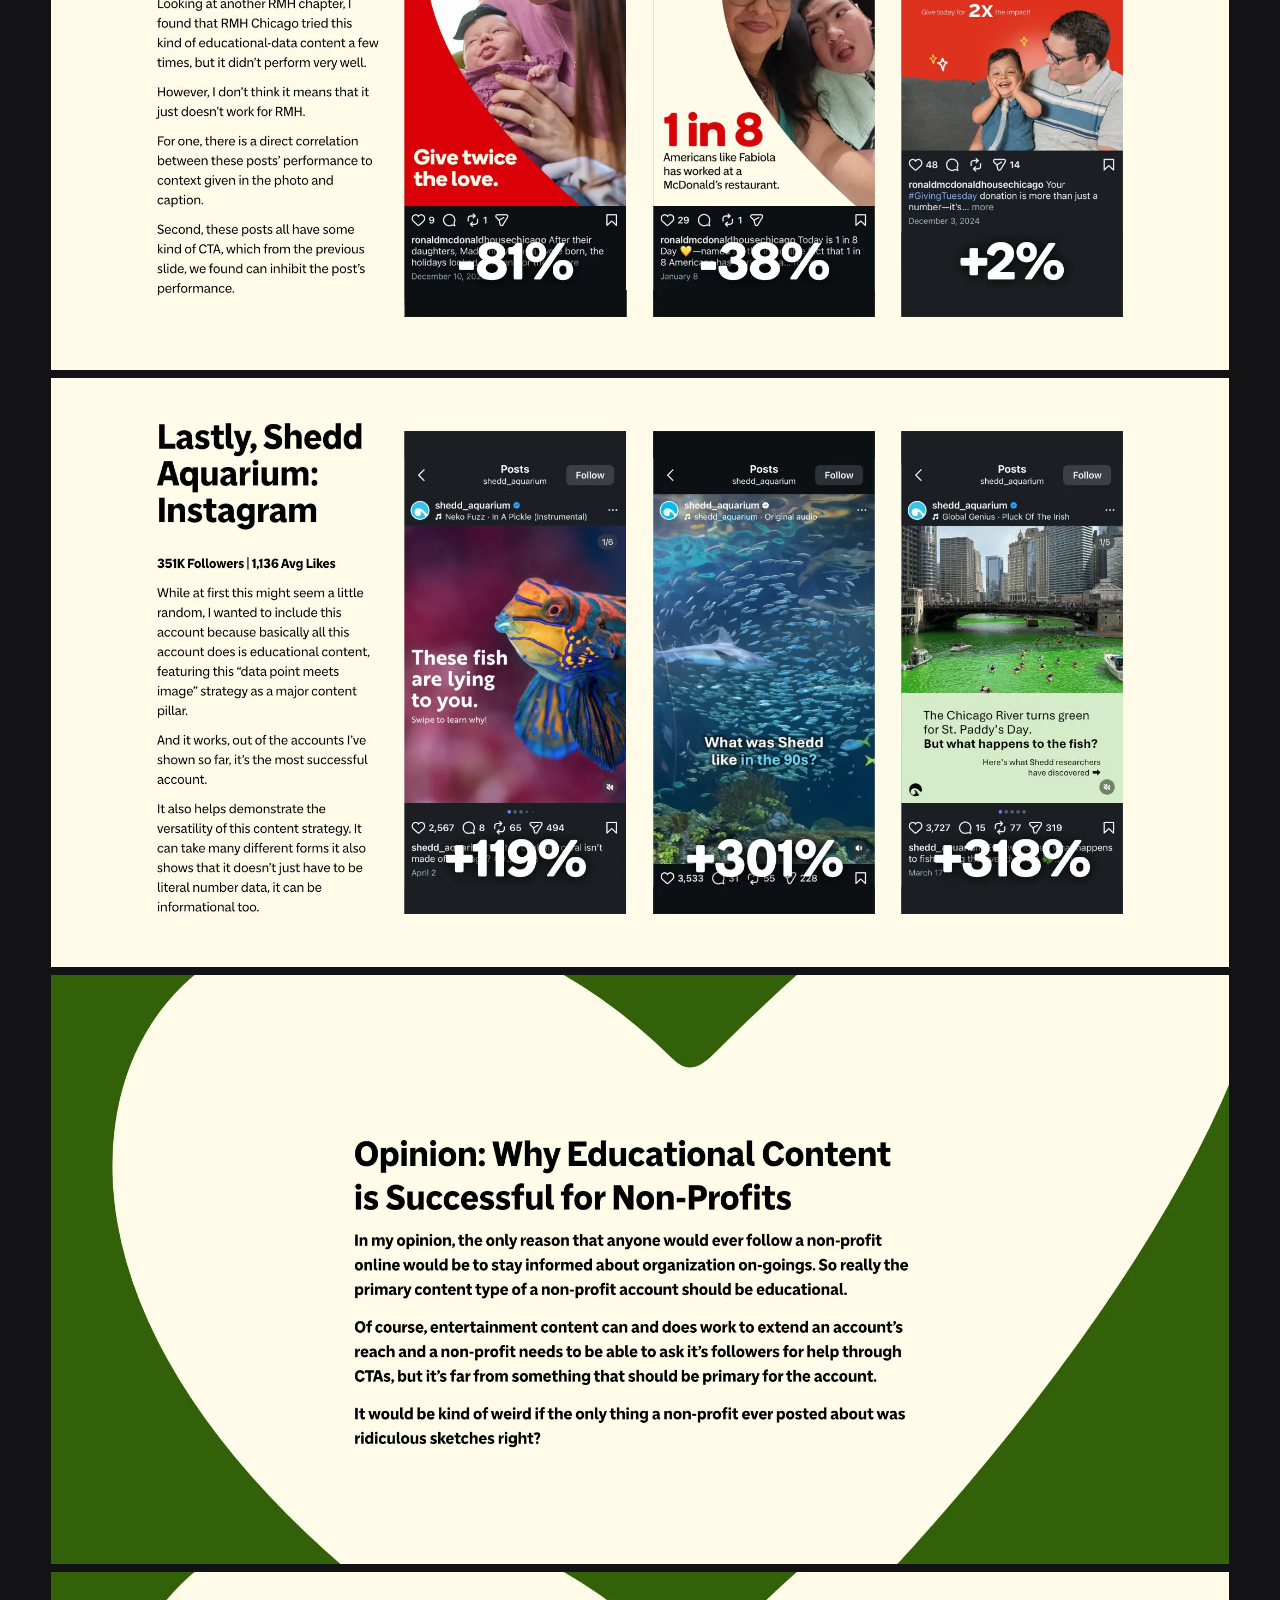
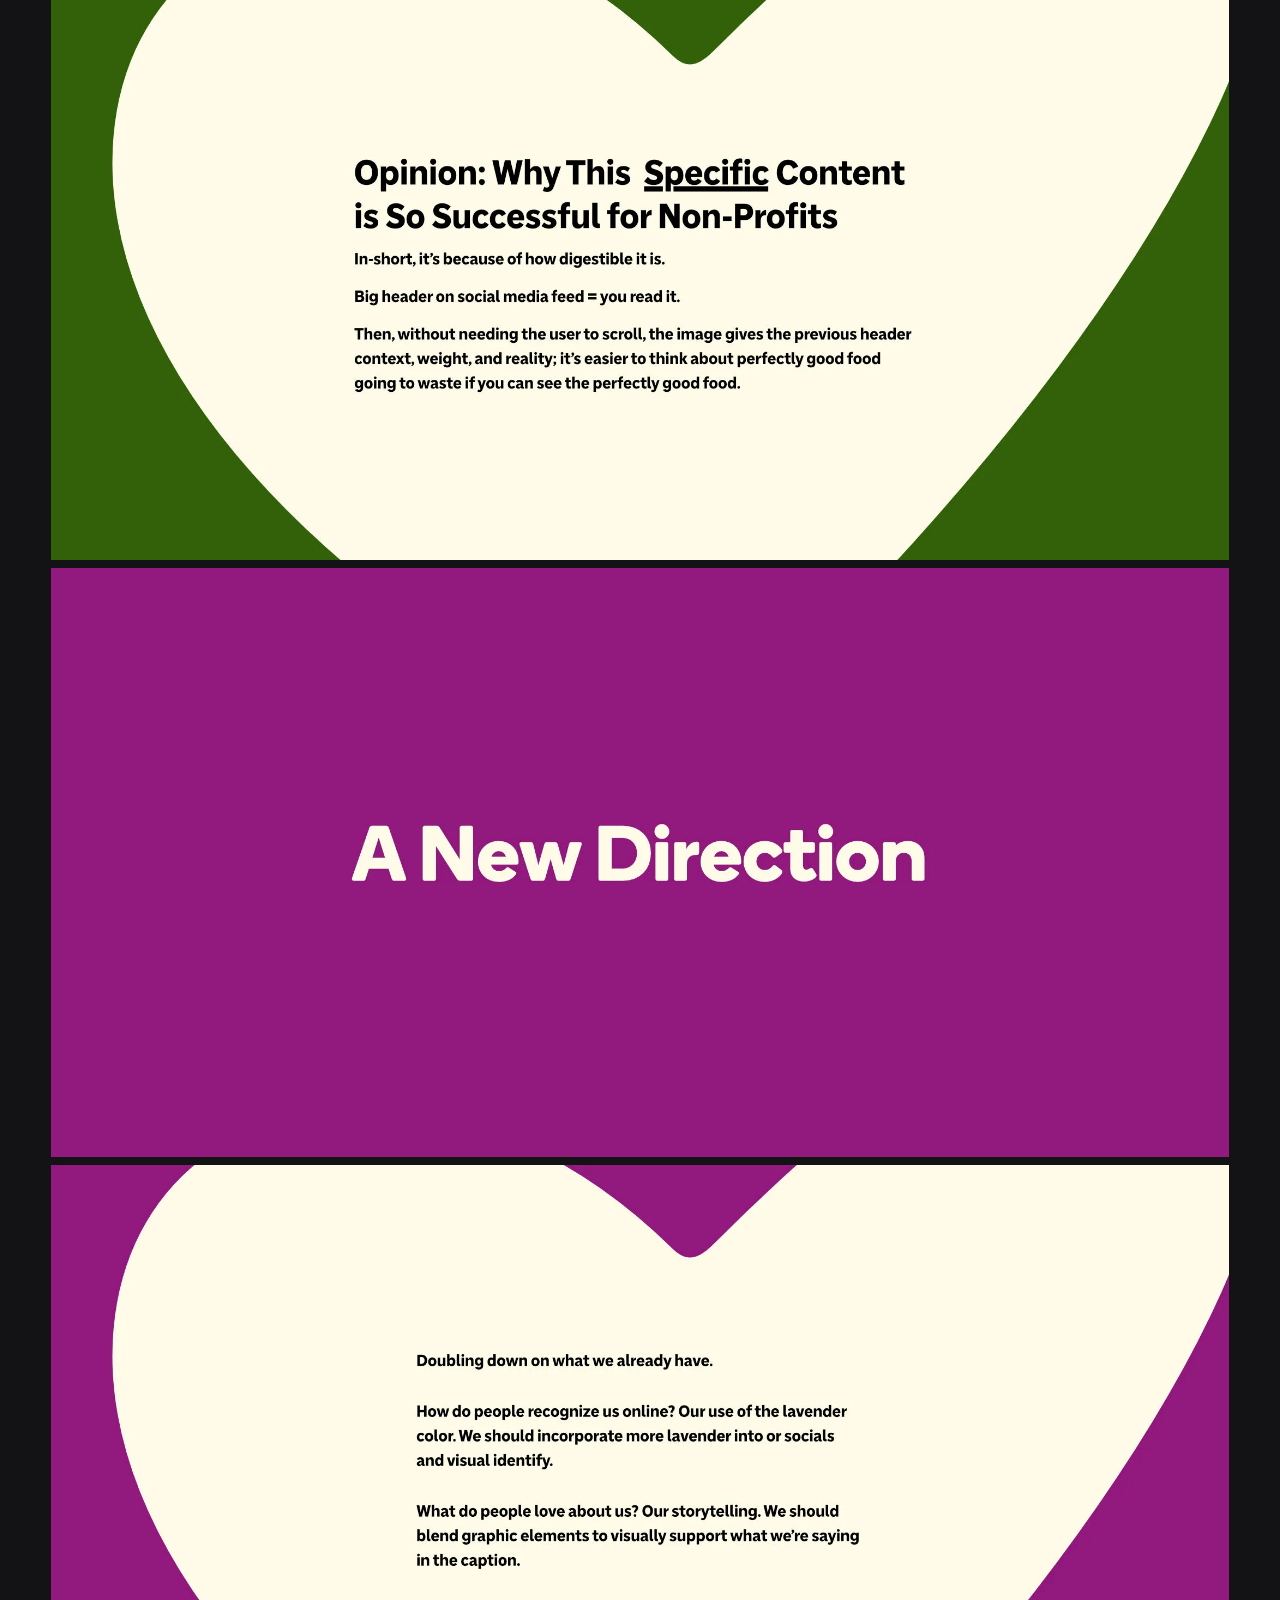
<file: SocialMediaStrategy.html>
<!DOCTYPE html>

<html lang="en-us">
<head>
  <meta name="robots" content="noindex">
  <meta charset="utf-8">
  <meta name="viewport" content="width=device-width, initial-scale=1">
  <meta name="theme-color" content="#000000">
  <title>Caleb Lyons: RMHKC Social Media Strategy</title>
  <link rel="icon" type="image/svg" href="Icons/caleb-lyons.com_favicon.svg">
  <link href="styles.css" rel="stylesheet" type="text/css">
</head>

<body class="project">

    <div class="wrapper">
    <div>
      <h1><a href="./#Projects" class="nav button"><img class="hideOnTablet" src="Icons/caleb-lyons.com_back.svg">Caleb Lyons' Portfolio</a></h1>
      <button class="copy hideOnTablet" onclick="copyEmail()"><img src="Icons/caleb-lyons.com_mail.svg">C@caleb-lyons.com</button></li>
      <button class="copy hideOnTablet" onclick="copyPhone()"><img src="Icons/caleb-lyons.com_phone.svg">913-302-0440</button>
      <a href="https://www.linkedin.com/in/caleb-lyons-design/" target="_blank" class="external button hideOnTablet"><img src="Icons/caleb-lyons.com_LinkedIn.svg">LinkedIn</a>
      
      <a class="showOnTablet button" href="mailto:c@caleb-lyons.com"><img src="Icons/caleb-lyons.com_mail.svg"></a>
      <a class="showOnTablet button" href="tel:+1913-302-0440"><img src="Icons/caleb-lyons.com_phone.svg"></a>
      <a class="showOnTablet button" href="https://www.linkedin.com/in/caleb-lyons-design/" target="_blank"><img src="Icons/caleb-lyons.com_LinkedIn.svg"></a>
    </div>
  </div>
  
  <!--
    
  <div class="menu" id="nav" popover><ul><nav>
    <li><a href="./#Projects" class="button"><img src="Icons/caleb-lyons.com_project.svg">Project Gallery</a></li>
    <li><a href="./#about" class="button"><img src="Icons/caleb-lyons.com_about.svg">About Me</a></li>
    <hr>
    <li class="hideOnTablet"><button class="copy" onclick="copyEmail()"><img src="Icons/caleb-lyons.com_mail.svg">C@caleb-lyons.com</button></li>
    <li class="hideOnTablet"><button class="copy" onclick="copyPhone()"><img src="Icons/caleb-lyons.com_phone.svg">913-302-0440</button></li>
    <li class="showOnTablet"><a href="mailto:C@caleb-lyons.com" class="button" onclick="copyEmail()"><img src="Icons/caleb-lyons.com_mail.svg">C@caleb-lyons.com</a></li>
    <li class="showOnTablet"><a href="tel:+1913-302-0440" class="button" onclick="copyPhone()"><img src="Icons/caleb-lyons.com_phone.svg">913-302-0440</a></li>
    <li><a href="https://www.linkedin.com/in/caleb-lyons-design/" target="_blank" class="external button"><img src="Icons/caleb-lyons.com_LinkedIn.svg">LinkedIn</a></li>
    -->
      <!--
        <li><a href="Downloads/CalebL_Resume.pdf" class="button"><img src="Icons/caleb-lyons.com_resume.svg">Resume PDF</a></li>
        <li class="showOnTablet"><a href="Downloads/CalebLyons_Portfolio.pdf" class="button"><img src="Icons/caleb-lyons.com_letter.svg">Portfolio PDF</a></li>
        <li><a href="Downloads/CalebLyons_Portfolio.pdf" class="button download" download><img src="Icons/caleb-lyons.com_letter.svg">Portfolio PDF</a></li>
      -->
        <!-- 
        </ul></nav></div>
        
        <div class="menu" id="contacts" popover><ul>
          <li class="hideOnTablet"><button class="copy" onclick="copyEmail()"><img src="Icons/caleb-lyons.com_mail.svg">C@caleb-lyons.com</button></li>
          <li class="hideOnTablet"><button class="copy" onclick="copyPhone()"><img src="Icons/caleb-lyons.com_phone.svg">913-302-0440</button></li>
          <li class="showOnTablet"><a href="mailto:C@caleb-lyons.com" class="button" onclick="copyEmail()"><img src="Icons/caleb-lyons.com_mail.svg">C@caleb-lyons.com</a></li>
          <li class="showOnTablet"><a href="tel:+1913-302-0440" class="button" onclick="copyPhone()"><img src="Icons/caleb-lyons.com_phone.svg">913-302-0440</a></li>
          <li><a href="https://www.linkedin.com/in/caleb-lyons-design/" target="_blank" class="external button"><img src="Icons/caleb-lyons.com_LinkedIn.svg">LinkedIn</a></li>
        </ul></div>
        -->
        
  <script>
    function copyEmail() {
        navigator.clipboard.writeText
            ("C@caleb-lyons.com");
    }
    function copyPhone() {
        navigator.clipboard.writeText
            ("913 302 0440");
    }
  </script>


<!--


  <div class="menu" id="downloads" popover><ul>
    <li><a href="Downloads/CalebL_Resume.pdf" class="button download" download><img src="Icons/caleb-lyons.com_resume.svg">My Resume</a></li>
    <li><a href="Downloads/CalebL_Portfolio.pdf" class="button download" download><img src="Icons/caleb-lyons.com_screen.svg">Digital Portfolio PDF</a></li>
    <li><a href="Downloads/CalebLyons_Portfolio.pdf" class="button download" download><img src="Icons/caleb-lyons.com_letter.svg">Letter Paper Portfolio PDF</a></li>
  </ul></div>
  
  <div class="menu" id="exports" popover><ul>
    <li><a href="Downloads/CalebL_Portfolio.pdf" class="button download" download><img src="Icons/caleb-lyons.com_screen.svg">Digital Presentation ( 4K )</a></li>
    <li><a href="Downloads/CalebLyons_Portfolio.pdf" class="button download" download><img src="Icons/caleb-lyons.com_letter.svg">Letter Paper ( 8.5x11 in )</a></li>
  </ul></div>
  
    <div class="menu" id="contactsmobile" popover><ul>
      <li><button class="copy" onclick="copyEmail()"><img src="Icons/caleb-lyons.com_mail.svg">C@caleb-lyons.com</button></li>
      <li><button class="copy" onclick="copyPhone()"><img src="Icons/caleb-lyons.com_phone.svg">913-302-0440</button></li>
      <li><a href="https://www.linkedin.com/in/caleb-lyons-design/" target="_blank" class="external button"><img src="Icons/caleb-lyons.com_LinkedIn.svg">&nbsp;LinkedIn</a></li>
    </ul></div>
  
  -->


  <main>

    <div>
      <img src="Images/RMHKC/caleb-lyons.com_SocialMediaStrategy_1.webp" loading="eager">
      <img src="Images/RMHKC/caleb-lyons.com_SocialMediaStrategy_2.webp" loading="lazy">
      <img src="Images/RMHKC/caleb-lyons.com_SocialMediaStrategy_3.webp" loading="lazy">
      <img src="Images/RMHKC/caleb-lyons.com_SocialMediaStrategy_4.webp" loading="lazy">
      <img src="Images/RMHKC/caleb-lyons.com_SocialMediaStrategy_5.webp" loading="lazy">
      <img src="Images/RMHKC/caleb-lyons.com_SocialMediaStrategy_6.webp" loading="lazy">
      <img src="Images/RMHKC/caleb-lyons.com_SocialMediaStrategy_7.webp" loading="lazy">
      <img src="Images/RMHKC/caleb-lyons.com_SocialMediaStrategy_8.webp" loading="lazy">
      <img src="Images/RMHKC/caleb-lyons.com_SocialMediaStrategy_9.webp" loading="lazy">
      <img src="Images/RMHKC/caleb-lyons.com_SocialMediaStrategy_10.webp" loading="lazy">
      <img src="Images/RMHKC/caleb-lyons.com_SocialMediaStrategy_11.webp" loading="lazy">
      <img src="Images/RMHKC/caleb-lyons.com_SocialMediaStrategy_12.webp" loading="lazy">
      <img src="Images/RMHKC/caleb-lyons.com_SocialMediaStrategy_13.webp" loading="lazy">
      <img src="Images/RMHKC/caleb-lyons.com_SocialMediaStrategy_14.webp" loading="lazy">
      <img src="Images/RMHKC/caleb-lyons.com_SocialMediaStrategy_15.webp" loading="lazy">
      <img src="Images/RMHKC/caleb-lyons.com_SocialMediaStrategy_16.webp" loading="lazy">
      <img src="Images/RMHKC/caleb-lyons.com_SocialMediaStrategy_17.webp" loading="lazy">
      <img src="Images/RMHKC/caleb-lyons.com_SocialMediaStrategy_18.webp" loading="lazy">
      <img src="Images/RMHKC/caleb-lyons.com_SocialMediaStrategy_19.webp" loading="lazy">
      <img src="Images/RMHKC/caleb-lyons.com_SocialMediaStrategy_20.webp" loading="lazy">
      <img src="Images/RMHKC/caleb-lyons.com_SocialMediaStrategy_21.webp" loading="lazy">
      <img src="Images/RMHKC/caleb-lyons.com_SocialMediaStrategy_22.webp" loading="lazy">
      <img src="Images/RMHKC/caleb-lyons.com_SocialMediaStrategy_23.webp" loading="lazy">
      <img src="Images/RMHKC/caleb-lyons.com_SocialMediaStrategy_24.webp" loading="lazy">
      <img src="Images/RMHKC/caleb-lyons.com_SocialMediaStrategy_25.webp" loading="lazy">
      <img src="Images/RMHKC/caleb-lyons.com_SocialMediaStrategy_26.webp" loading="lazy">
      <img src="Images/RMHKC/caleb-lyons.com_SocialMediaStrategy_27.webp" loading="lazy">
      <img src="Images/RMHKC/caleb-lyons.com_SocialMediaStrategy_28.webp" loading="lazy">
      <img src="Images/RMHKC/caleb-lyons.com_SocialMediaStrategy_29.webp" loading="lazy">
      <img src="Images/RMHKC/caleb-lyons.com_SocialMediaStrategy_30.webp" loading="lazy">
      <img src="Images/RMHKC/caleb-lyons.com_SocialMediaStrategy_31.webp" loading="lazy">
      <img src="Images/RMHKC/caleb-lyons.com_SocialMediaStrategy_32.webp" loading="lazy">
      <img src="Images/RMHKC/caleb-lyons.com_SocialMediaStrategy_33.webp" loading="lazy">
      <img src="Images/RMHKC/caleb-lyons.com_SocialMediaStrategy_34.webp" loading="lazy">
      <img src="Images/RMHKC/caleb-lyons.com_SocialMediaStrategy_35.webp" loading="lazy">
    </div>
  </main>
</body>
</html>
</file>
<file: styles.css>
@font-face {
    font-family: Montserrat;
    src: url(Fonts/Montserrat-VariableFont_wght.ttf);
}

@font-face {
    font-family: WorkSans;
    src: url(Fonts/WorkSans-VariableFont_wght.ttf);
}

@font-face {
    font-family: Audrey;
    src: url(Fonts/AudreyText-RegularWEB.woff);
}

* {
    padding: 0;
    margin: 0;
    box-sizing: border-box;
    user-select: none;
}

html {
    scroll-behavior: smooth;
    scroll-padding-top: 6rem;
    scrollbar-width: none;
}

body {
    margin: calc(100vh + 6rem) 4vw 30vh 4vw;
    font-family: Audrey, "Audrey", sans-serif;
    letter-spacing: 0.25px;
    text-wrap: balance;
    text-wrap-style: pretty;
}

main a {
    color: #0025C8;
    font-weight: 500;
    text-decoration: none;
}

main a:hover {
    text-decoration: underline;
}

h2 {
    font-family: WorkSans, "WorkSans", sans-serif;
    font-weight: 700;
    padding-bottom: 0.5rem;
    font-size: 2.30rem;
}

h3 {
    font-family: Montserrat, "Montserrat", sans-serif;
    margin-top: 2.5rem;
    font-size: 0.8rem;
    font-weight: 700;
    text-transform: uppercase;
    max-width: fit-content;
}

h3:first-child {
    margin-top: 0;
}

p {
    font-family: Audrey, "Audrey", sans-serif;
    letter-spacing: 0.125px;
    line-height: 1.9rem;
    margin: 0.75rem 0;
    font-size: 1.1rem;
    max-width: 50rem;
}

img {
    display: block;
    object-fit: cover;
    max-inline-size: 100%;
    width: 60vh;
    height: 60vh;
}

main {
    max-width: max(80rem, 75vw);
    width: 100%;
    align-self: center;
    align-items: center;
    margin-left: auto;
    margin-right: auto;
    justify-self: center;

    /* idk
    view-transition-name: page-content;
    */
    
    > div {
        margin-bottom: 12vw;

        > div {
            width: 100%;
            padding: 0;
            margin: 1.5rem 0;
            display: flex;
            gap: 2rem;
            justify-content: center;

            img {
                width: 100%;
            }

            > div {
                flex: 110;
                flex-wrap: wrap;

            }
        }
    }

    .projectcards div {
        color: black;
        display: grid;
        grid-template-columns: repeat(auto-fit, minmax(32vw, 1fr));
        gap: 0.5rem;
        overflow: hidden;

        div {
            display: flex;
            flex-direction: column;
            gap: 0.5rem;
            position: relative;

            img {
                width: 100%;
                height: 100%;
                z-index: -1;
                transition: 200ms ease-in-out;
            }

            .appear {
                opacity: 0;
                position: absolute;
                inset: 0;
                display: flex;
                flex-direction: row;
                padding: 0.75rem 1rem;
                margin: auto 0 0 0;
                align-self: flex-end;
                transition: 200ms ease-in-out;
                height: fit-content;
                backdrop-filter: blur(3rem);
                background-blend-mode: ;
                
                h3 {
                    transform: translate(0, 0.125rem);
                    font-family: WorkSans, "WorkSans", sans-serif !important;
                    text-transform: none !important;
                    font-size: 1rem;
                    font-weight: 600;
                }

                img {
                    margin-left: auto;
                    width: 1.5rem;
                    position: relative;
                    height: 1.5rem;
                    rotate: 180deg;
                    filter: invert(1);
                    z-index: -1;
                    z-index: 2;
                    animation: none;
                }
            }
        }
        
        div:hover {

            img {
                transform: scale(1.02);
            }

            .appear {
                opacity: 1;
            }
        }
    }
}  

.projectcards .hoverbox {
    margin: 0;
    display: flex;
    justify-content: center;
    align-items: center;
    background: #1B120E;
    background: linear-gradient(180deg, rgba(27, 18, 14, 1) 35%, rgb(55, 27, 13) 100%);
    position: relative;
    perspective: 1000px;
    width: 100%;
    height: 100%;
    transition: zoom 200ms ease-in-out;
    overflow: hidden;


    .cube {
        display: block;
        width: 242px;
        height: 330px;
        transform-style: preserve-3d;
        overflow: visible;
        max-inline-size: none;
        zoom: calc(max(33vw, min(45vw, 39.75rem - 3vw)) / 420px);

        .side{
            position: absolute;
            width: inherit;
            height: inherit;
            display: block;
            box-sizing: border-box;
            backface-visibility: hidden;
            background-size: cover;
            background-color: #924018;
        }
    }
    
    #front {
        transform: translateZ(60.5px);
        background-image: url(Images/Copperpot/caleb-lyons.com_PackagingDesign_Mobile_Front.webp);
        background-color: #CC954E;
    }

    #right {
        width: 121px;
        transform: rotateY(90deg) translateZ(181px);
    }
    
    #back {
        transform: rotateY(-180deg) translateZ(60.5px);
    }
    
    #left {
        width: 121px;
        transform: rotateY(-90deg) translateZ(60.5px);
        background-image: url(Images/Copperpot/caleb-lyons.com_PackagingDesign_TERRIBLE_Left.webp);
    }

    #top {
        height: 121px;
        transform: rotateX(90deg) translateZ(60.5px);
        background-image: url(Images/Copperpot/caleb-lyons.com_PackagingDesign_TERRIBLE_Top.webp);
    }

    #bottom {
        height: 121px;
        transform: rotateX(-90deg) translateZ(269.5px);
        background-image: url(Images/Copperpot/caleb-lyons.com_PackagingDesign_TERRIBLE_Bottom.webp)
    }

}

.hoverbox:hover {
    zoom: 1.02;
}

.HardThumb {
    margin: 0;
    display: flex;
    justify-content: center;
    align-items: center;
    background: gray;
    position: relative;
    width: 100%;
    height: 100%;
    transition: zoom 200ms ease-in-out;
    overflow: hidden;
    
    div:first-child {
        width: 89.32%;
        height: 74.37%;
        animation-name: HardThumb;
        animation-duration: 3.75s;
        transition: 200ms ease-in-out;

        img {
            z-index: unset;
            object-fit: contain;
        }
    }
}

.HardThumb:hover {

    img {
        transform: none !important;
    }
    div:first-child {
        transform: scale(1.02);
    }
}


.button, button {
    font-family: Montserrat, "Montserrat", sans-serif;
    font-size: 1rem;
    font-weight: 600;
    text-decoration: none;
    height: 3.125rem;
    width: fit-content;
    max-inline-size: 100%;
    border-radius: 0.313rem;
    background-color: #000000;
    backdrop-filter: blur(0.625rem);
    padding: 0 1.25rem;
    cursor: pointer;
    display: flex;
    align-items: center;
    align-content: center;
    color: rgba(255, 255, 255, 0.91);
    gap: 0.25rem;
    border: none;

    img {
        height: 1.4rem;
        width: 1.4rem;
        transform: translate(-5px, 1px);
    }

    .down {
        margin-left: auto;
        padding-left: 0.25rem;
        height: 1rem;
        width: 1rem;
    }

    .right {
        margin-left: auto;
    }
}

button:hover, .button:hover {
    text-decoration: underline 2.5px #0270CD;
    
        img {
            filter: invert(25%) sepia(80%) saturate(4972%) hue-rotate(195deg) brightness(98%) contrast(98%);
        }
}

li {
    line-height: 0;
    .button, button {
        height: 2.188rem;
        width: 100%
    }
}

#readmore {
    width: 100%;
    height: 3rem;
    display: flex;
    appearance: none;
}

label {
    padding: 0.313rem;
    border-radius: 0.625rem;
    box-shadow: inset 0 0 2rem rgba(0, 0, 0, 0.35);
    border: 1.5px rgba(180, 180, 180, 0.125) solid;
    background-color: rgba(0, 0, 0, 0.646);
    backdrop-filter: blur(0.625rem) !important;
    width: 105%;
    max-width: 100vw;
    display: flex;
    flex-direction: row;
    justify-content: flex-end;
    transform: translate(-2.5%, -6.75rem);
    z-index: 99;

    .button, button {
        width: 100%;
        box-shadow: unset;
        border: unset;
        background-color: unset;
        backdrop-filter: unset;
        text-align: center;

        p {
            width: fit-content;
            margin: auto;
        }
    }
}

label:hover .button {
    background-color: rgb(232, 232, 232);
    color: black;
    text-decoration: none;
    box-shadow: none;
    img {
        filter: invert(100%);
    }
}


.read {
    margin-bottom: 0;
    gap: 5rem;

    >div:first-child {
        margin: 2rem 0;
    }

    >div {
        /*
        max-height: 65vh;
        overflow: hidden;
        background: linear-gradient(180deg,rgba(0, 0, 0, 1) 70%, rgba(255, 255, 255, 1) 100%);
        background-clip: text;
        color: transparent;
        */
        
        >div:first-child {
            height: calc(100% - 7.5rem);
            margin-bottom: 2.5rem;
        }

        p:nth-last-child(2) {
            padding-bottom: 1rem;
        }
        >img {
            border-radius: 0;
            padding-top: 1rem;
            height: 80vh;
            object-position: top;

        }
        img:first-child {
            padding: 0;
        }

        >div>div {
            gap: 0.5rem;
        }

        div div {
            display: flex;
            flex-direction: row;
            flex-wrap: wrap;
        }
    }
}
/* READ MORE CODE

input[type="checkbox"]:checked ~ label {
    display: none;
}

.read:has(~ input[type="checkbox"]:checked) {
    p, h3 {
        color: black;
    }
    a {
    color: #0025C8;
    }
    div {
        max-height: none;
        
    }
    .readingmore {
        display: block;
    }
    .showOnTablet {
        display: none;
    }
}
*/

.wrapper {
    width: 100%;
    max-width: 100vw;
    position: fixed;
    left: 0;
    bottom: 0;
    padding: 0 calc(0.9vw + 1.1rem);
    color: white;
    z-index: 9999;
    background-color: rgba(0, 0, 0, 0.9);
    backdrop-filter: blur(0.625rem);

    
    div {
        width: 100%;
        max-width: 100vw;
        display: flex;
        flex-direction: row;
        justify-content: flex-end; 
        
        .button, button {
            box-shadow: unset;
            border: unset;
            background-color: unset;
            backdrop-filter: unset;

            transform: translateY(0px);
            font-size: 0.9rem;
            padding: 0 1rem;
        }

        :first-child {
            margin-right: auto;
            color: white;
            min-width: max-content;
            font-family: Montserrat, "Montserrat", sans-serif;
            font-weight: 600;
            font-size: 0.9rem;

            img {
                opacity: 0;
                position: absolute;
                top: 50;
                left: 0;
                transform: translateX(-1rem);
            }

        }
        .button:first-child:hover img {
            opacity: 1;
        }
    }

    h1 {
        font-family: Montserrat, "Montserrat" sans-serif;
        font-weight: 600;
        font-size: 1rem;
        font-weight: 500;
    }

    .nav {
        anchor-name: nav;
    }
    .downloads {
        anchor-name: downloads;
    }
    .contacts {
        anchor-name: contacts;  
    }
    .contactsmobile {
        anchor-name: contactsmobile;  
    }
    .exports {
        anchor-name: exports;  
    }
}

.menu:popover-open {
    width: fit-content;
    height: fit-content;
    padding: 0.313rem;
    border-radius: 0.625rem;
    border: 1.5px rgba(180, 180, 180, 0.125) solid;
    background-color: rgba(0, 0, 0, 0.646);
    backdrop-filter: blur(0.625rem);
    overflow: hidden;
    scale: 1 1;
    opacity: 1;
    transition: scale 100ms ease, opacity 200ms ease;
    transform-origin: top;

    @starting-style {
        scale: 1 0;
        opacity: 0;
    }

    .button, button {
        overflow: hidden;
        width: 100%;
        max-inline-size: 100%;
        max-width: 100%;
        border-radius: 0.313rem;
        box-shadow: unset;
        border: unset;
        background-color: unset;
        backdrop-filter: unset;
        padding: 1.3rem 1.25rem;
        cursor: pointer;
        color: rgb(211, 211, 211);
        gap: 0.35rem;

    }
    .button:hover, button:hover {
        background-color: rgb(232, 232, 232);
        color: black;
        text-decoration: none;

        img {
            filter: invert(100%);
        }
    }
    hr {
        border: 1px solid rgba(255, 255, 255, 0.3);
        margin: 7px 10px 5px 10px;
    }
}

#nav {
    position: fixed;
    position-anchor: nav;
    position-area: bottom span-left;
    min-width: max-content;
    margin: initial;
    transform: translate(0.4rem, 0.625rem);
}

#downloads {
    position: fixed;
    position-anchor: downloads;
    position-area: bottom span-right;
    min-width: max-content;
    margin: initial;
    transform: translate(-1.875rem, 0.625rem);
}

#contacts {
    position: fixed;
    position-anchor: contacts; 
    position-area: bottom span-left;
    min-width: max-content;
    transform: translate(0.4rem, 0.625rem);
}

#contactsmobile {
    position: fixed;
    position-anchor: contactsmobile; 
    top: anchor(top);
    left: anchor(right);
    min-width: max-content;
    margin: initial;
    transform: translate(0.625rem, 0);
}

#exports {
    position: fixed;
    position-anchor: exports; 
    top: anchor(top);
    left: anchor(right);
    min-width: max-content;
    margin: initial;
    transform: translate(0.625rem, 0);
}

.banner {
    position: absolute;
    top: 0;
    left: 0;
    padding: 0;
    margin: 0;
    z-index: -1;
    width: 100vw;
    height: 100vh;
    background: 
        url(Images/caleb-lyons.com_nois.gif),
        url(Images/caleb-lyons.com_splashpage.webp);
    background-repeat: repeat, no-repeat;
    background-color: #131315;
    background-size: 600px, cover;
    background-position: center right;
    background-blend-mode:overlay, normal;
    max-width: 100%;
    display: flex;
    align-items: end;
    padding-bottom: 1rem;

    > div {
        padding: 4vw;
        max-width: max(46.875rem, 50vw);
        width: 100vw;
        height: fit-content;
        color: white;
        flex-direction: column;
        gap: 0;
        div {
            margin-top: 2rem;
            flex-direction: row !important;
        }
        
        h2 {
            font-size: clamp(3rem, 10vw, 5rem);
        }

        >img {
            text-shadow: 0 0 2rem black;
            filter: drop-shadow(0px 0px 1rem rgba(0, 0, 0, 1));
            height: clamp(7rem, 20vw, 8rem);
            object-fit: contain;
            width: fit-content;
            padding: 1rem 1rem 0 0;
        }

        p {
            font-weight: 600;
            font-size: 1.25rem;
            line-height: 2.15rem;
            filter: drop-shadow(0px 0px 0.5rem rgba(0, 0, 0, 1));
            padding-left: 0.25rem;
            margin: 0;
        }

        .hideOnMobile img, .showOnMobile img {
            width: 30px;
            height: 30px;
        }

        .button, button {
            gap: 0.5rem;
        }

        div {
            display: flex;
            gap: 0.5rem;
        }
    }
}

.copy:hover img {
    content: url(Icons/caleb-lyons.com_copy.svg);
}

.copy:active img {
    content: url(Icons/caleb-lyons.com_copied.svg);
}

.download:hover img {
    content: url(Icons/caleb-lyons.com_download.svg);
}

.download:active img {
    content: url(Icons/caleb-lyons.com_downloaded.svg);
}

.external:hover img {
    content: url(Icons/caleb-lyons.com_external.svg);
}

.project {
    background-color: #131315;
    margin-top: 3rem;
    margin-bottom: 6rem;
    overflow-x: hidden;

    /*
    background-image: url(Images/caleb-lyons.com_noise.gif);
    background-repeat: repeat;
    background-size: 600px;
    background-position: center;
    background-blend-mode: color-dodge;
    */

    main {
        max-width: 150vh;
    }

    main > div {
        margin: auto;
        align-items: center;
        display: flex;
        flex-direction: column;
        gap: 0.5rem;

        img {
            object-fit: cover;
            width: 100%;
            height: fit-content;
            max-width: 200vh;
        }
    }
}

.ResponsiveDesign > div > div, .HardThumb {
    width: 100%;
    max-width: 200vh;
    aspect-ratio: 16 / 9;
    overflow: hidden;
    max-inline-size: none;
    background-color: #F0F0F0;
    background: linear-gradient(90deg,rgba(217, 217, 217, 1) 0%, rgba(240, 240, 240, 1) 50%, rgba(217, 217, 217, 1) 100%);
    align-items: center;
    margin: 0;

    > div {
        flex: unset;
        background-size: cover;
        animation-direction: alternate;
        animation-iteration-count: infinite;
        overflow: hidden;
        position: relative;
        
        animation-timing-function: ease-in;
        background-color: black;

        >img {
            width: 100%;
            height: 100%;
            max-inline-size: 100%;
            position: absolute;
            margin: 0;
            aspect-ratio: unset;
            padding: unset;
            max-width: unset;
            max-height: unset;
            animation-direction: alternate;
            animation-iteration-count: infinite;
            animation-name: twoofthree;   
            animation-duration: 3.75s;
            animation-timing-function: step-start;
            object-fit: contain;
        }

        img:last-child {
            animation-name: oneofthree;          
        }

        img:first-child {
            animation-name: threeofthree;           
        }
    }
}

@keyframes HardThumb {
    0% {
        width: 89.32%;
        height: 74.37%;
    }

    23% {
        width: 89.32%;
        height: 74.37%;
    }
    
    26% {
        width: 79.81%;
        height: 66.41%;
    }
    
    73% {
        width: 79.81%;
        height: 66.41%;
    }
    
    76% {
        width: 66.41%;
        height: 66.41%; 
    }
    
    100% {
        width: 66.41%;
        height: 66.41%; 
    }
}

@keyframes oneofthree {
    0% {
        opacity: 1;      
    }

    23% {
        opacity: 1;
    }
    
    26% {
        opacity: 0;
    }
    
    100% {
        opacity: 0;      
    }
}

@keyframes twoofthree {
    0% {
        opacity: 0;      
    }

    23% {
        opacity: 0;
    }
    
    26% {
        opacity: 1;
    }
    
    73% {
        opacity: 1;    
    }
    
    76% {
        opacity: 0;       
    }
    
    100% {
        opacity: 0;      
    }
}

@keyframes threeofthree {
    0% {
        opacity: 0;      
    }

    73% {
        opacity: 0;    
    }
    
    76% {
        opacity: 1;       
    }
    
    100% {
        opacity: 1;      
    }
}

.showOnMobile, .showOnTablet, .readingmore {
    display: none; 
}

@media (max-width: 888px) {
    
    .hideOnTablet {
        display: none !important;
    }

    .showOnTablet {
        display: inline;
    }

    .projectcards>div {
        grid-template-columns: repeat(auto-fit, minmax(275px, 1fr)) !important;
        
        a>div {
            padding-bottom: 3rem;
        }
        .appear {
            min-height: 3rem;
            opacity: 1 !important;
        }
    }

    #contactsmobile {
        position-area: bottom span-left;
        transform: translate(0.313rem, 0.625rem);
        position: fixed;
        top: anchor(bottom);
        right: anchor(right);
        margin: initial;
    }
    
    img.right {
        content: url(Icons/caleb-lyons.com_down.svg);
        height: 1rem;
        width: 1rem;
    }

    .copy img {
        content: url(Icons/caleb-lyons.com_copy.svg);
    }

    .download img {
        content: url(Icons/caleb-lyons.com_download.svg);
    }

    .read:has(~ input[type="checkbox"]:checked) .showOnTablet {
        display: block !important;
    }

    .read>div>img {
        aspect-ratio: 1 / 1;
    }

    body {
        img {
            width: 50vh;
            height: 50vh;
        }
        
        div div {
            flex-direction: column-reverse;
        }
    }
}

@media (max-width: 605px) {
    .hideOnMobile {
        display: none;
    }

    .showOnMobile {
        display: flex;
    }

    .wrapper {
        top: 0;
        bottom: unset;
        padding: 0 2vw;
        background-color: black;
        filter: none;

        h1 a {
            font-size: 1rem !important;
        }

        .button, button {
            padding: 0 0.75rem !important;
            
            img {
                transform: unset;
            }
        }
    }


    .hoverbox {
        zoom: 1;
        padding: 3rem 0 6rem 0 !important;
        .cube {
            zoom: calc(96vw / 400px) !important;
        }
    }

    .project {
        overflow-y: hidden;
        height: 100dvh;
        flex: none;
        margin: calc(4vw + 1rem) 0 4vw 0;

        main {
            height: 100%;
            width: 100%;
            margin: 0 0 5rem 0;

            div {
                height: 100%;
                width: 100%;
                flex-direction: row;
                overflow-x: scroll;
                position: relative;
                transform: unset;
                translate: unset;

                >div {
                    overflow-x: visible;
                }

                img {
                    height: min-content;
                    width: 165vw;
                    /* If you change this parameter, update in PosterDesign.html too */
                }

                :first-child {
                    margin-left: 4vw;
                }

                :last-child {
                    margin-right: 4vw;
                }
            }
        } 
    }

    .ResponsiveDesign > div > div {
        height: 50%;
        width: unset;
        max-width: unset;
        aspect-ratio: 16 / 9;
        overflow: visible;

        img {
            margin-left: 0 !important;
            margin-right: 0 !important;
        }
    }

    .HardThumb {
        height: 104vw;
    }
}
</file>
